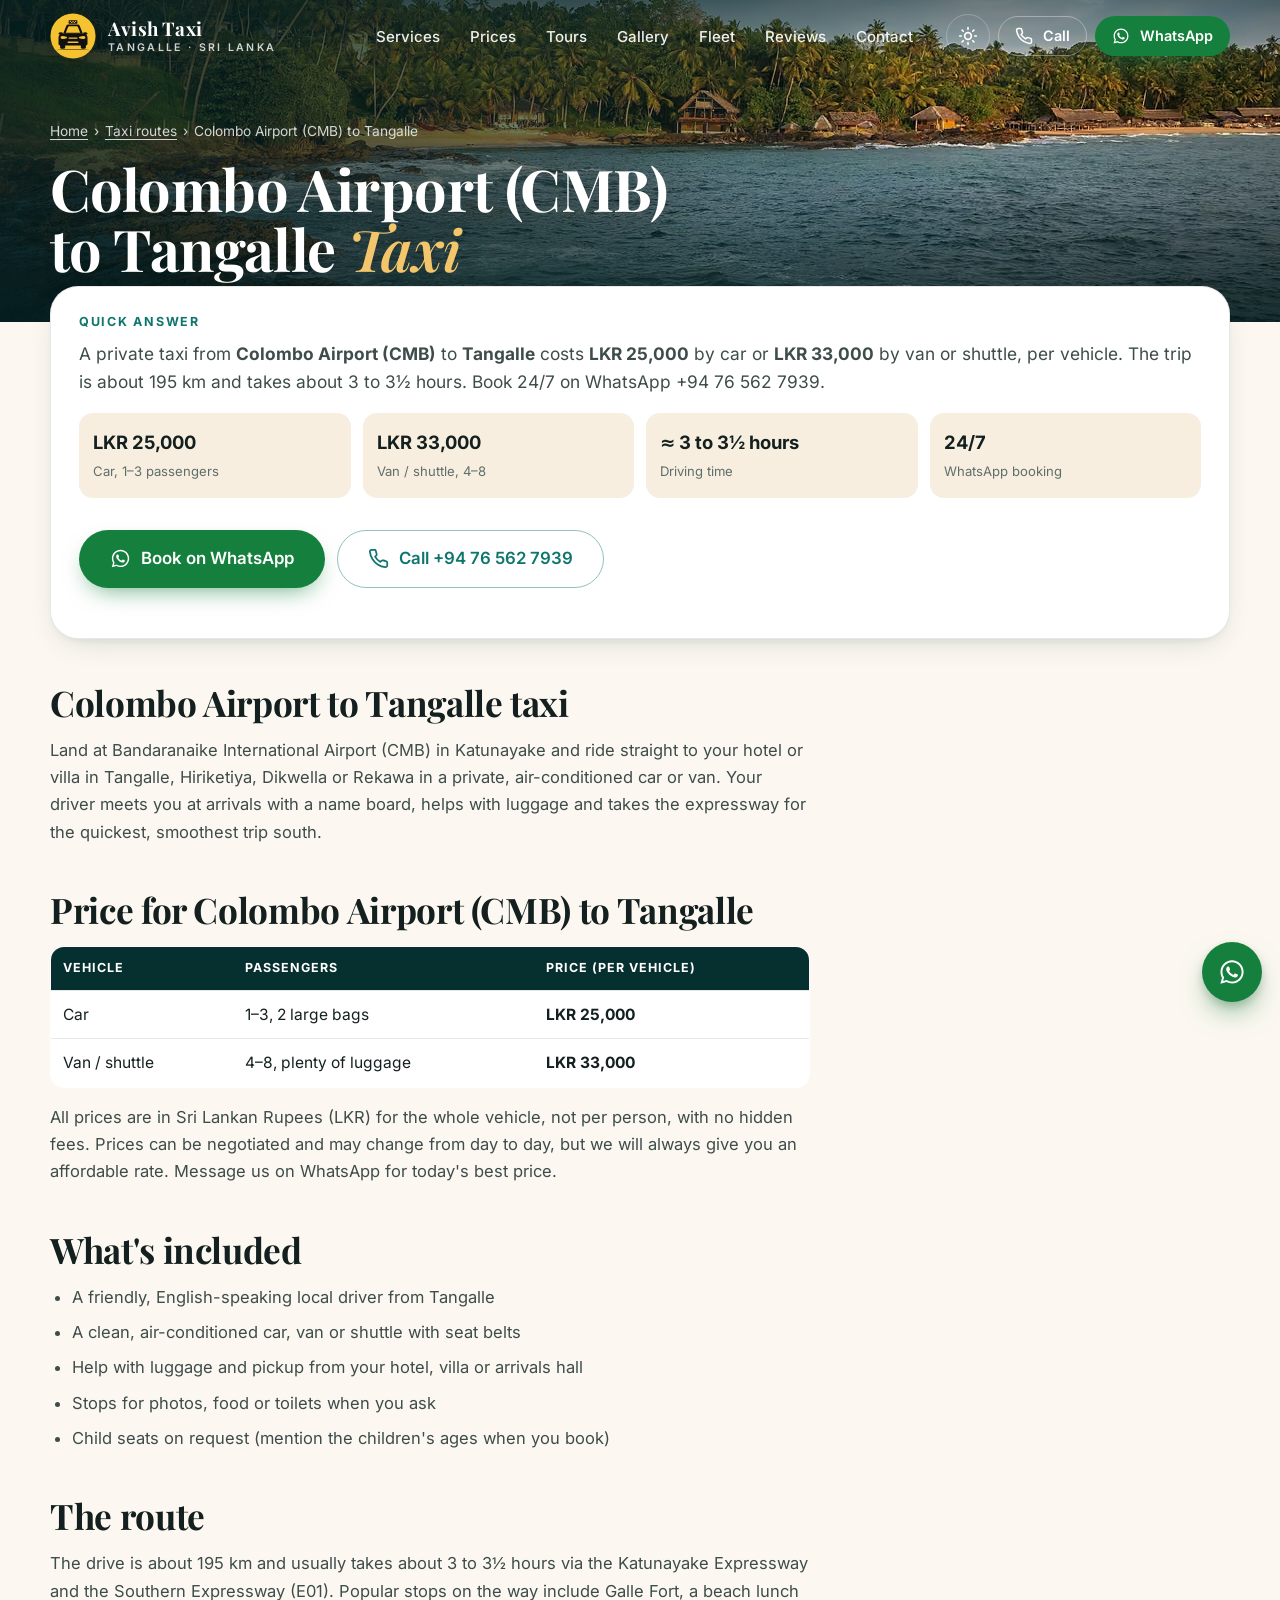
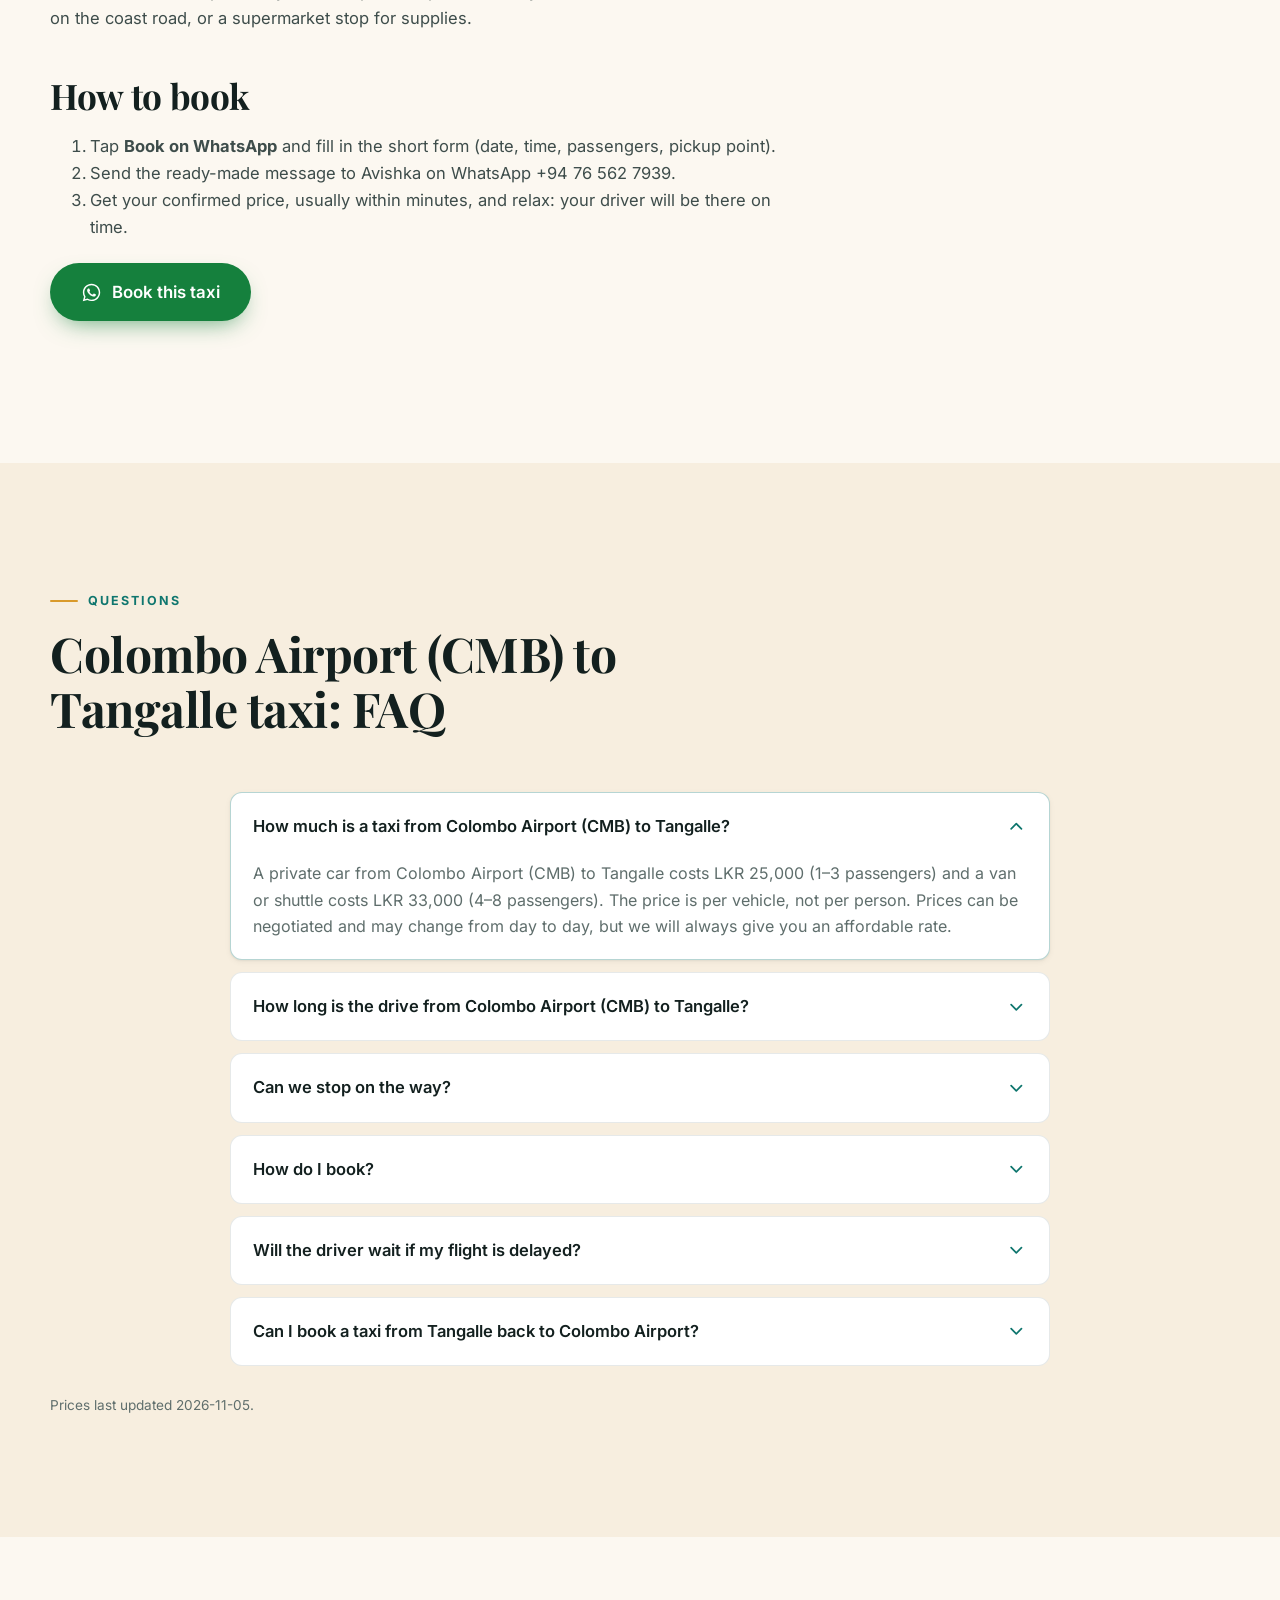
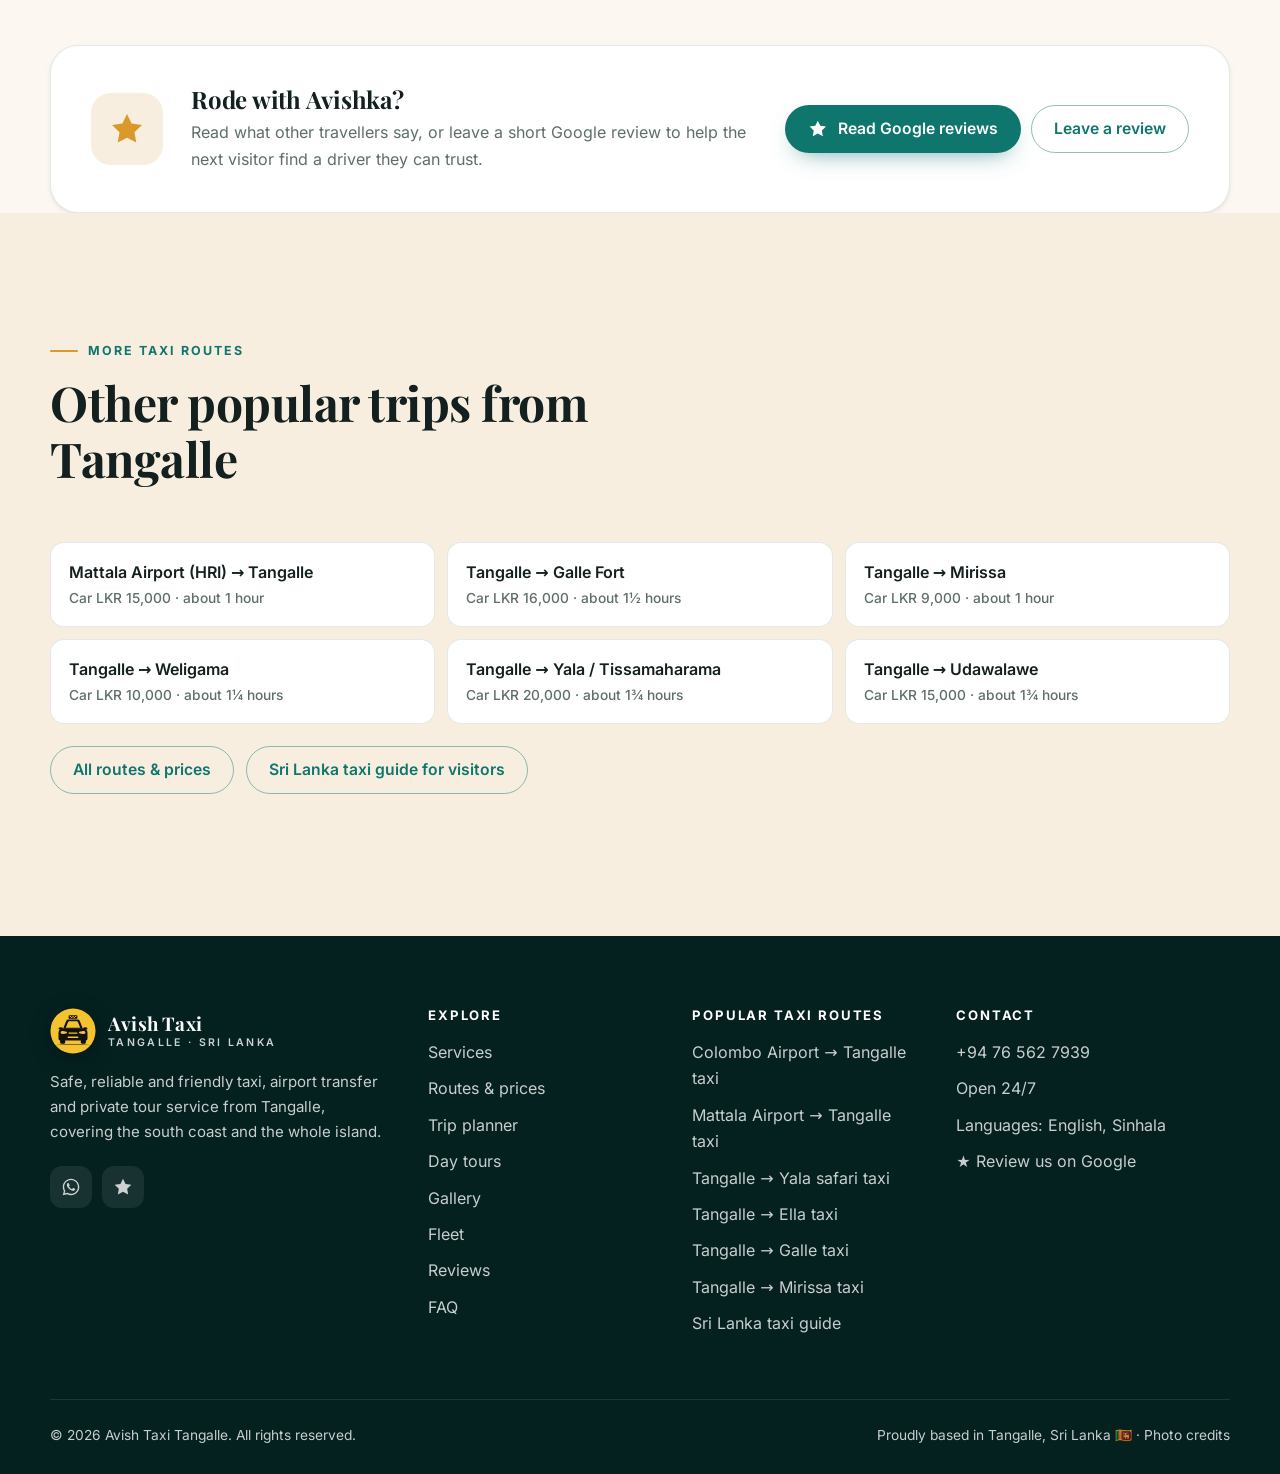
<file: colombo-airport-to-tangalle-taxi/index.html>
<!DOCTYPE html>
<html lang="en" data-theme="light">
<head>
<meta charset="utf-8">
<meta name="viewport" content="width=device-width, initial-scale=1, viewport-fit=cover">
<title>Colombo Airport (CMB) to Tangalle Taxi | Car LKR 25,000 · Avish Taxi</title>
<meta name="description" content="Private taxi from Colombo Airport (CMB) to Tangalle, Sri Lanka: car LKR 25,000, van or shuttle LKR 33,000, about 3 to 3½ hours. English-speaking local driver, clean AC vehicle, 24/7 WhatsApp booking.">
<meta name="robots" content="index, follow, max-image-preview:large, max-snippet:-1">
<meta name="theme-color" content="#0F766E">
<meta name="geo.region" content="LK-31">
<meta name="geo.placename" content="Tangalle">
<link rel="canonical" href="https://avishtaxi.github.io/colombo-airport-to-tangalle-taxi/">
<link rel="alternate" hreflang="en" href="https://avishtaxi.github.io/colombo-airport-to-tangalle-taxi/">
<meta property="og:type" content="website">
<meta property="og:site_name" content="Avish Taxi Tangalle">
<meta property="og:title" content="Colombo Airport (CMB) to Tangalle Taxi | Car LKR 25,000 · Avish Taxi">
<meta property="og:description" content="Private taxi from Colombo Airport (CMB) to Tangalle, Sri Lanka: car LKR 25,000, van or shuttle LKR 33,000, about 3 to 3½ hours. English-speaking local driver, clean AC vehicle, 24/7 WhatsApp booking.">
<meta property="og:url" content="https://avishtaxi.github.io/colombo-airport-to-tangalle-taxi/">
<meta property="og:image" content="https://avishtaxi.github.io/images/og-image.jpg">
<meta property="og:image:width" content="1200">
<meta property="og:image:height" content="630">
<meta property="og:locale" content="en_GB">
<meta name="twitter:card" content="summary_large_image">
<link rel="icon" href="/favicon.svg" type="image/svg+xml">
<link rel="icon" href="/favicon-32.png" sizes="32x32" type="image/png">
<link rel="apple-touch-icon" href="/apple-touch-icon.png">
<link rel="manifest" href="/site.webmanifest">
<link rel="preload" href="/fonts/inter.woff2" as="font" type="font/woff2" crossorigin>
<link rel="preload" href="/fonts/playfair.woff2" as="font" type="font/woff2" crossorigin>
<script>(function(){try{var t=localStorage.getItem("avish-theme")||(matchMedia("(prefers-color-scheme: dark)").matches?"dark":"light");document.documentElement.setAttribute("data-theme",t);}catch(e){}})();</script>
<link rel="stylesheet" href="/assets/site.css">
<script type="application/ld+json">
{
 "@context": "https://schema.org",
 "@graph": [
  {
   "@type": [
    "Service",
    "TaxiService"
   ],
   "@id": "https://avishtaxi.github.io/colombo-airport-to-tangalle-taxi/#service",
   "name": "Colombo Airport (CMB) to Tangalle taxi",
   "serviceType": "Private taxi transfer",
   "provider": {
    "@id": "https://avishtaxi.github.io/#business"
   },
   "url": "https://avishtaxi.github.io/colombo-airport-to-tangalle-taxi/",
   "description": "Land at Bandaranaike International Airport (CMB) in Katunayake and ride straight to your hotel or villa in Tangalle, Hiriketiya, Dikwella or Rekawa in a private, air-conditioned car or van. Your driver meets you at arrivals with a name board, helps with luggage and takes the expressway for the quickest, smoothest trip south.",
   "areaServed": [
    {
     "@type": "Place",
     "name": "Colombo Airport (CMB)"
    },
    {
     "@type": "Place",
     "name": "Tangalle"
    }
   ],
   "availableLanguage": [
    "English",
    "Sinhala"
   ],
   "offers": [
    {
     "@type": "Offer",
     "name": "Colombo Airport (CMB) to Tangalle by car (1–3 passengers)",
     "price": 25000,
     "priceCurrency": "LKR",
     "availability": "https://schema.org/InStock"
    },
    {
     "@type": "Offer",
     "name": "Colombo Airport (CMB) to Tangalle by van or shuttle (4–8 passengers)",
     "price": 33000,
     "priceCurrency": "LKR",
     "availability": "https://schema.org/InStock"
    }
   ]
  },
  {
   "@type": "WebPage",
   "@id": "https://avishtaxi.github.io/colombo-airport-to-tangalle-taxi/#webpage",
   "url": "https://avishtaxi.github.io/colombo-airport-to-tangalle-taxi/",
   "name": "Colombo Airport (CMB) to Tangalle Taxi | Car LKR 25,000 · Avish Taxi",
   "description": "Private taxi from Colombo Airport (CMB) to Tangalle, Sri Lanka: car LKR 25,000, van or shuttle LKR 33,000, about 3 to 3½ hours. English-speaking local driver, clean AC vehicle, 24/7 WhatsApp booking.",
   "isPartOf": {
    "@id": "https://avishtaxi.github.io/#website"
   },
   "about": {
    "@id": "https://avishtaxi.github.io/colombo-airport-to-tangalle-taxi/#service"
   },
   "inLanguage": "en",
   "dateModified": "2026-11-05",
   "primaryImageOfPage": {
    "@type": "ImageObject",
    "url": "https://avishtaxi.github.io/images/hero-1920.jpg"
   }
  },
  {
   "@type": "BreadcrumbList",
   "itemListElement": [
    {
     "@type": "ListItem",
     "position": 1,
     "name": "Home",
     "item": "https://avishtaxi.github.io/"
    },
    {
     "@type": "ListItem",
     "position": 2,
     "name": "Taxi routes",
     "item": "https://avishtaxi.github.io/#pricing"
    },
    {
     "@type": "ListItem",
     "position": 3,
     "name": "Colombo Airport (CMB) to Tangalle",
     "item": "https://avishtaxi.github.io/colombo-airport-to-tangalle-taxi/"
    }
   ]
  },
  {
   "@type": "FAQPage",
   "mainEntity": [
    {
     "@type": "Question",
     "name": "How much is a taxi from Colombo Airport (CMB) to Tangalle?",
     "acceptedAnswer": {
      "@type": "Answer",
      "text": "A private car from Colombo Airport (CMB) to Tangalle costs LKR 25,000 (1–3 passengers) and a van or shuttle costs LKR 33,000 (4–8 passengers). The price is per vehicle, not per person. Prices can be negotiated and may change from day to day, but we will always give you an affordable rate."
     }
    },
    {
     "@type": "Question",
     "name": "How long is the drive from Colombo Airport (CMB) to Tangalle?",
     "acceptedAnswer": {
      "@type": "Answer",
      "text": "It is about 195 km and usually takes about 3 to 3½ hours via the Katunayake Expressway and the Southern Expressway (E01), depending on traffic and stops."
     }
    },
    {
     "@type": "Question",
     "name": "Can we stop on the way?",
     "acceptedAnswer": {
      "@type": "Answer",
      "text": "Yes. Popular stops include Galle Fort, a beach lunch on the coast road, or a supermarket stop for supplies. Tell us when you book and we will plan the time."
     }
    },
    {
     "@type": "Question",
     "name": "How do I book?",
     "acceptedAnswer": {
      "@type": "Answer",
      "text": "Tap Book on WhatsApp, fill in the short form and send the message to Avishka on +94 76 562 7939. You get a confirmed price, usually within minutes. Booking is available 24/7."
     }
    },
    {
     "@type": "Question",
     "name": "Will the driver wait if my flight is delayed?",
     "acceptedAnswer": {
      "@type": "Answer",
      "text": "Yes. Share your flight number when you book and the pickup time is adjusted to your actual landing time, so you are met at arrivals even if the flight is late."
     }
    },
    {
     "@type": "Question",
     "name": "Can I book a taxi from Tangalle back to Colombo Airport?",
     "acceptedAnswer": {
      "@type": "Answer",
      "text": "Yes. The same price applies in the other direction. Tell us your flight time and we will plan the pickup so you reach the airport with plenty of time to check in."
     }
    }
   ]
  }
 ]
}
</script>
</head>
<body class="no-js">
<a class="skip" href="#main">Skip to content</a>
<!-- ============ Icon sprite (inline SVG, no external requests) ============ -->
<svg width="0" height="0" style="position:absolute" aria-hidden="true">
  <defs>
    <symbol id="logo" viewBox="0 0 100 100"><circle cx="50" cy="50" r="49" fill="#F5C330"/> <rect x="40.5" y="15.5" width="19" height="8" rx="2" fill="#111"/> <g fill="#F5C330"> <rect x="43" y="17.5" width="2.8" height="2"/><rect x="48.6" y="17.5" width="2.8" height="2"/><rect x="54.2" y="17.5" width="2.8" height="2"/> <rect x="45.8" y="19.5" width="2.8" height="2"/><rect x="51.4" y="19.5" width="2.8" height="2"/> </g> <path d="M28.5 45 L35.5 27.6 Q36.6 25 39.6 25 L60.4 25 Q63.4 25 64.5 27.6 L71.5 45 Z" fill="#111"/> <path d="M34.3 43 L39.4 30.4 Q40 29 41.6 29 L58.4 29 Q60 29 60.6 30.4 L65.7 43 Z" fill="#F5C330"/> <path d="M27 42.5 Q20.5 41 18.5 44.5 Q18 46.8 21 47 L28.5 47 Z" fill="#111"/> <path d="M73 42.5 Q79.5 41 81.5 44.5 Q82 46.8 79 47 L71.5 47 Z" fill="#111"/> <path d="M18.5 54 Q18.5 45.5 27 44.5 L73 44.5 Q81.5 45.5 81.5 54 L81.5 67 Q81.5 70.5 78 70.5 L22 70.5 Q18.5 70.5 18.5 67 Z" fill="#111"/> <path d="M23 52.5 Q24 50 28 50.2 L36 51.5 Q38 52.5 36.5 55 Q30 57 25 56.2 Q22.5 55.5 23 52.5 Z" fill="#F5C330"/> <path d="M77 52.5 Q76 50 72 50.2 L64 51.5 Q62 52.5 63.5 55 Q70 57 75 56.2 Q77.5 55.5 77 52.5 Z" fill="#F5C330"/> <rect x="40" y="53" width="20" height="3" rx="1.5" fill="#F5C330"/> <rect x="38" y="62" width="24" height="3.2" rx="1.6" fill="#F5C330"/> <rect x="22" y="68" width="11" height="9.5" rx="2.5" fill="#111"/> <rect x="67" y="68" width="11" height="9.5" rx="2.5" fill="#111"/> <path d="M10 81 Q50 75 90 81 Q50 78.2 10 81 Z" fill="#111"/></symbol>
    <symbol id="i-wa" viewBox="0 0 24 24"><path fill="currentColor" stroke="none" d="M12.04 2C6.58 2 2.13 6.45 2.13 11.91c0 1.75.46 3.45 1.32 4.95L2.05 22l5.25-1.38a9.9 9.9 0 0 0 4.74 1.21c5.46 0 9.91-4.45 9.91-9.91C21.95 6.45 17.5 2 12.04 2Zm0 18.15c-1.48 0-2.93-.4-4.2-1.15l-.3-.18-3.12.82.83-3.04-.2-.31a8.24 8.24 0 0 1-1.26-4.38c0-4.54 3.7-8.24 8.25-8.24 4.54 0 8.24 3.7 8.24 8.24 0 4.55-3.7 8.24-8.24 8.24Zm4.52-6.16c-.25-.12-1.46-.72-1.69-.81-.23-.08-.39-.12-.56.12-.17.25-.64.81-.78.97-.14.17-.29.19-.54.06-.25-.12-1.05-.39-1.99-1.23-.74-.66-1.23-1.47-1.38-1.72-.14-.25-.02-.38.11-.51.11-.11.25-.29.37-.43.13-.15.17-.25.25-.42.08-.17.04-.31-.02-.43-.06-.13-.56-1.34-.76-1.84-.2-.48-.41-.42-.56-.43h-.48c-.17 0-.43.06-.66.31-.22.25-.86.85-.86 2.07 0 1.22.89 2.4 1.01 2.56.12.17 1.75 2.67 4.23 3.74.59.26 1.05.41 1.41.52.59.19 1.13.16 1.56.1.48-.07 1.46-.6 1.67-1.18.21-.58.21-1.07.14-1.18-.06-.1-.23-.16-.48-.29Z"/></symbol>
    <symbol id="i-phone" viewBox="0 0 24 24"><path d="M22 16.92v3a2 2 0 0 1-2.18 2 19.79 19.79 0 0 1-8.63-3.07 19.5 19.5 0 0 1-6-6 19.79 19.79 0 0 1-3.07-8.67A2 2 0 0 1 4.11 2h3a2 2 0 0 1 2 1.72c.13.96.36 1.9.7 2.81a2 2 0 0 1-.45 2.11L8.09 9.91a16 16 0 0 0 6 6l1.27-1.27a2 2 0 0 1 2.11-.45c.91.34 1.85.57 2.81.7A2 2 0 0 1 22 16.92z"/></symbol>
    <symbol id="i-mail" viewBox="0 0 24 24"><rect x="2" y="4" width="20" height="16" rx="2"/><path d="m22 7-10 6L2 7"/></symbol>
    <symbol id="i-plane" viewBox="0 0 24 24"><path d="M17.8 19.2 16 11l3.5-3.5C21 6 21.5 4 21 3c-1-.5-3 0-4.5 1.5L13 8 4.8 6.2c-.5-.1-.9.1-1.1.5l-.3.5c-.2.5-.1 1 .3 1.3L9 12l-2 3H4l-1 1 3 2 2 3 1-1v-3l3-2 3.5 5.3c.3.4.8.5 1.3.3l.5-.2c.4-.3.6-.7.5-1.2z"/></symbol>
    <symbol id="i-car" viewBox="0 0 24 24"><path d="M19 17h2c.6 0 1-.4 1-1v-3c0-.9-.7-1.7-1.5-1.9C18.7 10.6 16 10 16 10s-1.3-1.4-2.2-2.3c-.5-.4-1.1-.7-1.8-.7H5c-.6 0-1.1.4-1.4.9l-1.4 2.9A3.7 3.7 0 0 0 2 12v4c0 .6.4 1 1 1h2"/><circle cx="7" cy="17" r="2"/><path d="M9 17h6"/><circle cx="17" cy="17" r="2"/></symbol>
    <symbol id="i-route" viewBox="0 0 24 24"><circle cx="6" cy="19" r="3"/><path d="M9 19h8.5a3.5 3.5 0 0 0 0-7h-11a3.5 3.5 0 0 1 0-7H15"/><circle cx="18" cy="5" r="3"/></symbol>
    <symbol id="i-binoc" viewBox="0 0 24 24"><circle cx="6" cy="16" r="4"/><circle cx="18" cy="16" r="4"/><path d="M10 16h4M2.6 14 5 5h3.5l1 8M21.4 14 19 5h-3.5l-1 8"/></symbol>
    <symbol id="i-map" viewBox="0 0 24 24"><path d="m3 6 6-3 6 3 6-3v15l-6 3-6-3-6 3z"/><path d="M9 3v15M15 6v15"/></symbol>
    <symbol id="i-home" viewBox="0 0 24 24"><path d="m3 9 9-7 9 7v11a2 2 0 0 1-2 2H5a2 2 0 0 1-2-2z"/><path d="M9 22V12h6v10"/></symbol>
    <symbol id="i-clock" viewBox="0 0 24 24"><circle cx="12" cy="12" r="10"/><path d="M12 6v6l4 2"/></symbol>
    <symbol id="i-shield" viewBox="0 0 24 24"><path d="M12 22s8-4 8-10V5l-8-3-8 3v7c0 6 8 10 8 10z"/><path d="m9 12 2 2 4-4"/></symbol>
    <symbol id="i-spark" viewBox="0 0 24 24"><path d="M12 3l1.9 5.8L20 10.5l-6.1 1.7L12 18l-1.9-5.8L4 10.5l6.1-1.7z"/><path d="M19 3v4M21 5h-4M5 17v4M7 19H3"/></symbol>
    <symbol id="i-tag" viewBox="0 0 24 24"><path d="M20.6 13.4 13.4 20.6a2 2 0 0 1-2.8 0L2 12V2h10l8.6 8.6a2 2 0 0 1 0 2.8z"/><circle cx="7" cy="7" r="1.5"/></symbol>
    <symbol id="i-heart" viewBox="0 0 24 24"><path d="M19 14c1.5-1.5 3-3.2 3-5.5A5.5 5.5 0 0 0 16.5 3c-1.8 0-3 .5-4.5 2-1.5-1.5-2.7-2-4.5-2A5.5 5.5 0 0 0 2 8.5c0 2.3 1.5 4 3 5.5l7 7z"/></symbol>
    <symbol id="i-pin" viewBox="0 0 24 24"><path d="M20 10c0 6-8 12-8 12s-8-6-8-12a8 8 0 0 1 16 0z"/><circle cx="12" cy="10" r="3"/></symbol>
    <symbol id="i-star" viewBox="0 0 24 24"><path fill="currentColor" stroke="none" d="m12 2 3.09 6.26L22 9.27l-5 4.87 1.18 6.88L12 17.77l-6.18 3.25L7 14.14 2 9.27l6.91-1.01z"/></symbol>
    <symbol id="i-users" viewBox="0 0 24 24"><path d="M16 21v-2a4 4 0 0 0-4-4H6a4 4 0 0 0-4 4v2"/><circle cx="9" cy="7" r="4"/><path d="M22 21v-2a4 4 0 0 0-3-3.87M16 3.13a4 4 0 0 1 0 7.75"/></symbol>
    <symbol id="i-bag" viewBox="0 0 24 24"><rect x="3" y="7" width="18" height="14" rx="2"/><path d="M16 21V5a2 2 0 0 0-2-2h-4a2 2 0 0 0-2 2v16"/></symbol>
    <symbol id="i-snow" viewBox="0 0 24 24"><path d="M2 12h20M12 2v20M20 16l-4-4 4-4M4 8l4 4-4 4M16 4l-4 4-4-4M8 20l4-4 4 4"/></symbol>
    <symbol id="i-check" viewBox="0 0 24 24"><path d="M20 6 9 17l-5-5"/></symbol>
    <symbol id="i-menu" viewBox="0 0 24 24"><path d="M4 6h16M4 12h16M4 18h16"/></symbol>
    <symbol id="i-x" viewBox="0 0 24 24"><path d="M18 6 6 18M6 6l12 12"/></symbol>
    <symbol id="i-sun" viewBox="0 0 24 24"><circle cx="12" cy="12" r="4"/><path d="M12 2v2M12 20v2M4.93 4.93l1.41 1.41M17.66 17.66l1.41 1.41M2 12h2M20 12h2M6.34 17.66l-1.41 1.41M19.07 4.93l-1.41 1.41"/></symbol>
    <symbol id="i-moon" viewBox="0 0 24 24"><path d="M12 3a6 6 0 0 0 9 9 9 9 0 1 1-9-9z"/></symbol>
    <symbol id="i-arrow" viewBox="0 0 24 24"><path d="M5 12h14M12 5l7 7-7 7"/></symbol>
    <symbol id="i-globe" viewBox="0 0 24 24"><circle cx="12" cy="12" r="10"/><path d="M2 12h20M12 2a15.3 15.3 0 0 1 4 10 15.3 15.3 0 0 1-4 10 15.3 15.3 0 0 1-4-10 15.3 15.3 0 0 1 4-10z"/></symbol>
    <symbol id="i-waves" viewBox="0 0 24 24"><path d="M2 6c.6.5 1.2 1 2.5 1C7 7 7 5 9.5 5c2.6 0 2.4 2 5 2 2.5 0 2.5-2 5-2 1.3 0 1.9.5 2.5 1M2 12c.6.5 1.2 1 2.5 1 2.5 0 2.5-2 5-2 2.6 0 2.4 2 5 2 2.5 0 2.5-2 5-2 1.3 0 1.9.5 2.5 1M2 18c.6.5 1.2 1 2.5 1 2.5 0 2.5-2 5-2 2.6 0 2.4 2 5 2 2.5 0 2.5-2 5-2 1.3 0 1.9.5 2.5 1"/></symbol>
    <symbol id="i-fort" viewBox="0 0 24 24"><path d="M3 22h18M6 18v-7M10 18v-7M14 18v-7M18 18v-7M12 2l8 5H4z"/></symbol>
    <symbol id="i-mountain" viewBox="0 0 24 24"><path d="m8 3 4 8 5-5 5 15H2L8 3z"/></symbol>
    <symbol id="i-calendar" viewBox="0 0 24 24"><rect x="3" y="4" width="18" height="18" rx="2"/><path d="M16 2v4M8 2v4M3 10h18"/></symbol>
    <symbol id="i-chev" viewBox="0 0 24 24"><path d="m6 9 6 6 6-6"/></symbol>
    <symbol id="i-fb" viewBox="0 0 24 24"><path d="M18 2h-3a5 5 0 0 0-5 5v3H7v4h3v8h4v-8h3l1-4h-4V7a1 1 0 0 1 1-1h3z"/></symbol>
    <symbol id="i-ig" viewBox="0 0 24 24"><rect x="2" y="2" width="20" height="20" rx="5"/><path d="M16 11.37A4 4 0 1 1 12.63 8 4 4 0 0 1 16 11.37zM17.5 6.5h.01"/></symbol>
    <symbol id="i-quote" viewBox="0 0 24 24"><path fill="currentColor" stroke="none" d="M7.2 6C4.3 7.3 2.5 9.8 2.5 13.2V18h6.3v-6.1H5.6c.1-1.9 1.2-3.3 3-4.1zm10 0c-2.9 1.3-4.7 3.8-4.7 7.2V18h6.3v-6.1h-3.2c.1-1.9 1.2-3.3 3-4.1z"/></symbol>
    <symbol id="i-send" viewBox="0 0 24 24"><path d="m22 2-7 20-4-9-9-4z"/><path d="M22 2 11 13"/></symbol>
    <symbol id="i-palm" viewBox="0 0 24 24"><path d="M13 8c0-2.76-2.46-5-5.5-5S2 5.24 2 8h2l1-1 1 1h4"/><path d="M13 7.14A5.82 5.82 0 0 1 16.5 6c3.04 0 5.5 2.24 5.5 5h-3l-1-1-1 1h-3"/><path d="M5.89 9.71c-2.15 2.15-2.3 5.47-.35 7.43l4.24-4.25.7-.7.71-.71 2.12-2.12c-1.95-1.96-5.27-1.8-7.42.35z"/><path d="M11 15.5c.5 2.5-.17 4.5-1 6.5h4c2-5.5-.5-12-1-14"/></symbol>
  </defs>
</svg>

<header class="nav" id="nav">
  <div class="wrap">
    <a class="brand" href="/">
      <span class="brand-mark" aria-hidden="true"><svg viewBox="0 0 100 100"><use href="#logo"/></svg>
      </span>
      <span class="brand-text"><b>Avish Taxi</b><small>Tangalle · Sri Lanka</small></span>
    </a>

    <nav aria-label="Main">
      <ul class="nav-links">
        <li><a href="/#services">Services</a></li>
        <li><a href="/#pricing">Prices</a></li>
        <li><a href="/#tours">Tours</a></li>
        <li><a href="/#gallery">Gallery</a></li>
        <li><a href="/#fleet">Fleet</a></li>
        <li><a href="/#reviews">Reviews</a></li>
        <li><a href="/#contact">Contact</a></li>
      </ul>
    </nav>

    <div class="nav-actions">
      <button class="icon-btn theme-toggle" type="button" aria-label="Switch between light and dark mode">
        <svg class="icon sun"><use href="#i-sun"/></svg><svg class="icon moon"><use href="#i-moon"/></svg>
      </button>
      <a class="btn btn-sm nav-call" href="tel:+94765627939" data-tel aria-label="Call Avishka">
        <svg class="icon"><use href="#i-phone"/></svg><span class="label">Call</span>
      </a>
      <a class="btn btn-sm btn-wa" href="https://wa.me/94765627939" data-wa="Hi Avishka, I'd like to book a taxi from [location] to [destination] on [date]." data-book="taxi" target="_blank" rel="noopener" aria-label="Book on WhatsApp">
        <svg class="icon"><use href="#i-wa"/></svg><span class="label">WhatsApp</span>
      </a>
      <button class="icon-btn menu-btn" type="button" aria-label="Open menu" aria-expanded="false" aria-controls="mobile-menu">
        <svg class="icon"><use href="#i-menu"/></svg>
      </button>
    </div>
  </div>
</header>

<div class="mobile-menu" id="mobile-menu" hidden>
  <a class="link" href="/">Home <svg class="icon"><use href="#i-arrow"/></svg></a>
  <a class="link" href="/#services">Services <svg class="icon"><use href="#i-arrow"/></svg></a>
  <a class="link" href="/#pricing">Routes &amp; Prices <svg class="icon"><use href="#i-arrow"/></svg></a>
  <a class="link" href="/#planner">Trip planner <svg class="icon"><use href="#i-arrow"/></svg></a>
  <a class="link" href="/#tours">Tours <svg class="icon"><use href="#i-arrow"/></svg></a>
  <a class="link" href="/#gallery">Gallery <svg class="icon"><use href="#i-arrow"/></svg></a>
  <a class="link" href="/#fleet">Fleet <svg class="icon"><use href="#i-arrow"/></svg></a>
  <a class="link" href="/#reviews">Reviews <svg class="icon"><use href="#i-arrow"/></svg></a>
  <a class="link" href="/#contact">Contact <svg class="icon"><use href="#i-arrow"/></svg></a>
  <a class="link" href="/sri-lanka-taxi-guide/">Sri Lanka taxi guide <svg class="icon"><use href="#i-arrow"/></svg></a>
  <div class="row">
    <a class="btn btn-outline" href="tel:+94765627939" data-tel><svg class="icon"><use href="#i-phone"/></svg>Call</a>
    <a class="btn btn-wa" href="https://wa.me/94765627939" data-wa="Hi Avishka, I'd like to book a taxi from [location] to [destination] on [date]." data-book="taxi" target="_blank" rel="noopener"><svg class="icon"><use href="#i-wa"/></svg>WhatsApp</a>
  </div>
</div>

<main id="main">
<section class="hero sub" aria-labelledby="page-title">
  <div class="hero-media"><picture><source type="image/avif" srcset="/images/hero-1280.avif 1280w, /images/hero-1920.avif 1920w" sizes="100vw"><source type="image/webp" srcset="/images/hero-1280.webp 1280w, /images/hero-1920.webp 1920w" sizes="100vw"><img src="/images/hero-1920.jpg" alt="Goyambokka beach in Tangalle, the end of the drive from Colombo Airport" width="1600" height="1000" fetchpriority="high" decoding="async"></picture></div>
  <div class="wrap">
    <div class="hero-content">
      <nav class="crumbs" aria-label="Breadcrumb"><a href="/">Home</a> <span aria-hidden="true">›</span> <a href="/#pricing">Taxi routes</a> <span aria-hidden="true">›</span> <span aria-current="page">Colombo Airport (CMB) to Tangalle</span></nav>
      <h1 id="page-title">Colombo Airport (CMB) to Tangalle <em>Taxi</em></h1>
    </div>
  </div>
</section>
<section class="section" style="padding-top:0">
  <div class="wrap">
    <div class="answer">
      <h2>Quick answer</h2>
      <p>A private taxi from <strong>Colombo Airport (CMB)</strong> to <strong>Tangalle</strong> costs <strong>LKR 25,000</strong> by car or <strong>LKR 33,000</strong> by van or shuttle, per vehicle. The trip is about 195 km and takes about 3 to 3½ hours. Book 24/7 on WhatsApp +94 76 562 7939.</p>
      <div class="facts-row">
        <div><b>LKR 25,000</b><span>Car, 1–3 passengers</span></div>
        <div><b>LKR 33,000</b><span>Van / shuttle, 4–8</span></div>
        <div><b>≈ 3 to 3½ hours</b><span>Driving time</span></div>
        <div><b>24/7</b><span>WhatsApp booking</span></div>
      </div>
      <p class="cta-row"><a class="btn btn-wa btn-lg" href="https://wa.me/94765627939" data-wa="Hi Avishka, I&#x27;d like to book a taxi from Colombo Airport (CMB) to Tangalle on [date]." data-book="route" data-from="Colombo Airport (CMB)" data-to="Tangalle" target="_blank" rel="noopener"><svg class="icon"><use href="#i-wa"/></svg>Book on WhatsApp</a><a class="btn btn-outline btn-lg" href="tel:+94765627939" data-tel><svg class="icon"><use href="#i-phone"/></svg>Call +94 76 562 7939</a></p>
    </div>

    <div class="prose">
      <h2>Colombo Airport to Tangalle taxi</h2>
      <p>Land at Bandaranaike International Airport (CMB) in Katunayake and ride straight to your hotel or villa in Tangalle, Hiriketiya, Dikwella or Rekawa in a private, air-conditioned car or van. Your driver meets you at arrivals with a name board, helps with luggage and takes the expressway for the quickest, smoothest trip south.</p>

      <h2>Price for Colombo Airport (CMB) to Tangalle</h2>
      <div class="pt-wrap"><table class="pt">
        <thead><tr><th scope="col">Vehicle</th><th scope="col">Passengers</th><th scope="col">Price (per vehicle)</th></tr></thead>
        <tbody>
          <tr><td>Car</td><td>1–3, 2 large bags</td><td><strong>LKR 25,000</strong></td></tr>
          <tr><td>Van / shuttle</td><td>4–8, plenty of luggage</td><td><strong>LKR 33,000</strong></td></tr>
        </tbody>
      </table></div>
      <p>All prices are in Sri Lankan Rupees (LKR) for the whole vehicle, not per person, with no hidden fees. Prices can be negotiated and may change from day to day, but we will always give you an affordable rate. Message us on WhatsApp for today&#39;s best price.</p>

      <h2>What&#39;s included</h2>
      <ul class="dots">
        <li>A friendly, English-speaking local driver from Tangalle</li>
        <li>A clean, air-conditioned car, van or shuttle with seat belts</li>
        <li>Help with luggage and pickup from your hotel, villa or arrivals hall</li>
        <li>Stops for photos, food or toilets when you ask</li>
        <li>Child seats on request (mention the children&#39;s ages when you book)</li>
      </ul>

      <h2>The route</h2>
      <p>The drive is about 195 km and usually takes about 3 to 3½ hours via the Katunayake Expressway and the Southern Expressway (E01). Popular stops on the way include Galle Fort, a beach lunch on the coast road, or a supermarket stop for supplies.</p>

      <h2>How to book</h2>
      <ol class="dots" style="list-style:decimal">
        <li>Tap <strong>Book on WhatsApp</strong> and fill in the short form (date, time, passengers, pickup point).</li>
        <li>Send the ready-made message to Avishka on WhatsApp +94 76 562 7939.</li>
        <li>Get your confirmed price, usually within minutes, and relax: your driver will be there on time.</li>
      </ol>
      <p class="cta-row"><a class="btn btn-wa btn-lg" href="https://wa.me/94765627939" data-wa="Hi Avishka, I&#x27;d like to book a taxi from Colombo Airport (CMB) to Tangalle on [date]." data-book="route" data-from="Colombo Airport (CMB)" data-to="Tangalle" target="_blank" rel="noopener"><svg class="icon"><use href="#i-wa"/></svg>Book this taxi</a></p>
    </div>
  </div>
</section>

<section class="section alt" aria-labelledby="faq-title">
  <div class="wrap">
    <div class="section-head"><span class="eyebrow">Questions</span><h2 id="faq-title">Colombo Airport (CMB) to Tangalle taxi: FAQ</h2></div>
    <div class="faq">
      <details open>
        <summary>How much is a taxi from Colombo Airport (CMB) to Tangalle?<svg class="icon"><use href="#i-chev"/></svg></summary>
        <p>A private car from Colombo Airport (CMB) to Tangalle costs LKR 25,000 (1–3 passengers) and a van or shuttle costs LKR 33,000 (4–8 passengers). The price is per vehicle, not per person. Prices can be negotiated and may change from day to day, but we will always give you an affordable rate.</p>
      </details>
      <details>
        <summary>How long is the drive from Colombo Airport (CMB) to Tangalle?<svg class="icon"><use href="#i-chev"/></svg></summary>
        <p>It is about 195 km and usually takes about 3 to 3½ hours via the Katunayake Expressway and the Southern Expressway (E01), depending on traffic and stops.</p>
      </details>
      <details>
        <summary>Can we stop on the way?<svg class="icon"><use href="#i-chev"/></svg></summary>
        <p>Yes. Popular stops include Galle Fort, a beach lunch on the coast road, or a supermarket stop for supplies. Tell us when you book and we will plan the time.</p>
      </details>
      <details>
        <summary>How do I book?<svg class="icon"><use href="#i-chev"/></svg></summary>
        <p>Tap Book on WhatsApp, fill in the short form and send the message to Avishka on +94 76 562 7939. You get a confirmed price, usually within minutes. Booking is available 24/7.</p>
      </details>
      <details>
        <summary>Will the driver wait if my flight is delayed?<svg class="icon"><use href="#i-chev"/></svg></summary>
        <p>Yes. Share your flight number when you book and the pickup time is adjusted to your actual landing time, so you are met at arrivals even if the flight is late.</p>
      </details>
      <details>
        <summary>Can I book a taxi from Tangalle back to Colombo Airport?<svg class="icon"><use href="#i-chev"/></svg></summary>
        <p>Yes. The same price applies in the other direction. Tell us your flight time and we will plan the pickup so you reach the airport with plenty of time to check in.</p>
      </details>
    </div>
    <p class="updated">Prices last updated 2026-11-05.</p>
  </div>
</section>

<section class="section" aria-labelledby="rev-title" style="padding-top:clamp(48px,7vw,80px);padding-bottom:0">
  <div class="wrap">
    <div class="review-cta">
      <span class="g" aria-hidden="true"><svg class="icon fill"><use href="#i-star"/></svg></span>
      <div>
        <h2 id="rev-title" style="font-family:var(--font-serif);font-size:1.5rem;margin-bottom:6px">Rode with Avishka?</h2>
        <p>Read what other travellers say, or leave a short Google review to help the next visitor find a driver they can trust.</p>
      </div>
      <div class="actions">
        <a class="btn btn-primary" href="https://g.page/r/CVZ3o3eDvxQkEBM" target="_blank" rel="noopener"><svg class="icon fill"><use href="#i-star"/></svg>Read Google reviews</a>
        <a class="btn btn-outline" href="https://g.page/r/CVZ3o3eDvxQkEBM/review" target="_blank" rel="noopener">Leave a review</a>
      </div>
    </div>
  </div>
</section>

<section class="section alt" aria-labelledby="more-title">
  <div class="wrap">
    <div class="section-head"><span class="eyebrow">More taxi routes</span><h2 id="more-title">Other popular trips from Tangalle</h2></div>
    <div class="related">
      <a href="/mattala-airport-to-tangalle-taxi/">Mattala Airport (HRI) → Tangalle<span>Car LKR 15,000 · about 1 hour</span></a>
      <a href="/tangalle-to-galle-taxi/">Tangalle → Galle Fort<span>Car LKR 16,000 · about 1½ hours</span></a>
      <a href="/tangalle-to-mirissa-taxi/">Tangalle → Mirissa<span>Car LKR 9,000 · about 1 hour</span></a>
      <a href="/tangalle-to-weligama-taxi/">Tangalle → Weligama<span>Car LKR 10,000 · about 1¼ hours</span></a>
      <a href="/tangalle-to-yala-taxi/">Tangalle → Yala / Tissamaharama<span>Car LKR 20,000 · about 1¾ hours</span></a>
      <a href="/tangalle-to-udawalawe-taxi/">Tangalle → Udawalawe<span>Car LKR 15,000 · about 1¾ hours</span></a>
    </div>
    <p class="cta-row"><a class="btn btn-outline" href="/#pricing">All routes &amp; prices</a><a class="btn btn-outline" href="/sri-lanka-taxi-guide/">Sri Lanka taxi guide for visitors</a></p>
  </div>
</section>

</main>

<footer class="footer">
  <div class="wrap">
    <div class="cols">
      <div>
        <a class="brand" href="/">
          <span class="brand-mark" aria-hidden="true"><svg viewBox="0 0 100 100"><use href="#logo"/></svg></span>
          <span class="brand-text"><b>Avish Taxi</b><small>Tangalle · Sri Lanka</small></span>
        </a>
        <p>Safe, reliable and friendly taxi, airport transfer and private tour service from Tangalle, covering the south coast and the whole island.</p>
        <div class="socials" id="socials">
          <a href="https://wa.me/94765627939" data-wa="Hi Avishka!" data-book="hello" target="_blank" rel="noopener" aria-label="WhatsApp"><svg class="icon"><use href="#i-wa"/></svg></a>
          <a href="https://g.page/r/CVZ3o3eDvxQkEBM/review" target="_blank" rel="noopener" aria-label="Review Avish Taxi on Google" title="Review us on Google"><svg class="icon fill"><use href="#i-star"/></svg></a>
          <a href="#" data-social="facebook" target="_blank" rel="noopener" aria-label="Facebook" hidden><svg class="icon"><use href="#i-fb"/></svg></a>
          <a href="#" data-social="instagram" target="_blank" rel="noopener" aria-label="Instagram" hidden><svg class="icon"><use href="#i-ig"/></svg></a>
          <a href="/#contact" data-mail hidden aria-label="Email"><svg class="icon"><use href="#i-mail"/></svg></a>
        </div>
      </div>
      <div>
        <h2 class="f-h">Explore</h2>
        <ul>
          <li><a href="/#services">Services</a></li>
          <li><a href="/#pricing">Routes &amp; prices</a></li>
          <li><a href="/#planner">Trip planner</a></li>
          <li><a href="/#tours">Day tours</a></li>
          <li><a href="/#gallery">Gallery</a></li>
        <li><a href="/#fleet">Fleet</a></li>
          <li><a href="/#reviews">Reviews</a></li>
          <li><a href="/#faq">FAQ</a></li>
        </ul>
      </div>
      <div>
        <h2 class="f-h">Popular taxi routes</h2>
        <ul>
          <li><a href="/colombo-airport-to-tangalle-taxi/">Colombo Airport → Tangalle taxi</a></li>
          <li><a href="/mattala-airport-to-tangalle-taxi/">Mattala Airport → Tangalle taxi</a></li>
          <li><a href="/tangalle-to-yala-taxi/">Tangalle → Yala safari taxi</a></li>
          <li><a href="/tangalle-to-ella-taxi/">Tangalle → Ella taxi</a></li>
          <li><a href="/tangalle-to-galle-taxi/">Tangalle → Galle taxi</a></li>
          <li><a href="/tangalle-to-mirissa-taxi/">Tangalle → Mirissa taxi</a></li>
          <li><a href="/sri-lanka-taxi-guide/">Sri Lanka taxi guide</a></li>
        </ul>
      </div>
      <div>
        <h2 class="f-h">Contact</h2>
        <ul>
          <li><a href="tel:+94765627939" data-tel data-phone-text>+94 76 562 7939</a></li>
          <li><a href="/#contact" data-mail hidden data-mail-text></a></li>
          <li>Open 24/7</li>
          <li>Languages: English, Sinhala</li>
          <li><a href="https://g.page/r/CVZ3o3eDvxQkEBM/review" target="_blank" rel="noopener">★ Review us on Google</a></li>
        </ul>
      </div>
    </div>
    <div class="bottom">
      <span>© <span id="year">2026</span> Avish Taxi Tangalle. All rights reserved.</span>
      <span>Proudly based in Tangalle, Sri Lanka 🇱🇰 · <a href="/credits.html">Photo credits</a></span>
    </div>
  </div>
</footer>

<dialog class="bk" id="bk" aria-labelledby="bk-title">
  <form class="bk-form" id="bk-form" novalidate>
    <header class="bk-head">
      <div>
        <p class="bk-kicker" id="bk-kicker">Booking request</p>
        <h2 id="bk-title">Book a taxi</h2>
      </div>
      <button class="bk-x" type="button" data-bk-close aria-label="Close"><svg class="icon"><use href="#i-x"/></svg></button>
    </header>
    <div class="bk-body">
      <p class="bk-intro" id="bk-intro">A few quick details and we'll write the WhatsApp message for you.</p>
      <div class="bk-fields" id="bk-fields"></div>
      <details class="bk-preview" open>
        <summary>Your WhatsApp message</summary>
        <pre id="bk-msg" aria-live="polite"></pre>
      </details>
    </div>
    <footer class="bk-foot">
      <p class="bk-err" id="bk-err" role="alert"></p>
      <button class="btn btn-wa btn-block btn-lg" type="submit"><svg class="icon"><use href="#i-wa"/></svg>Send on WhatsApp</button>
      <p class="bk-note">Opens WhatsApp with your message ready. Just press send.</p>
    </footer>
  </form>
</dialog>

<nav class="mbar" id="mbar" aria-label="Quick booking">
  <a class="btn btn-outline" href="tel:+94765627939" data-tel><svg class="icon"><use href="#i-phone"/></svg>Call</a>
  <a class="btn btn-wa" href="https://wa.me/94765627939" data-wa="Hi Avishka, I'd like to book a taxi from [location] to [destination] on [date]." data-book="taxi" target="_blank" rel="noopener"><svg class="icon"><use href="#i-wa"/></svg>Book on WhatsApp</a>
</nav>

<a class="fab" id="fab" href="https://wa.me/94765627939" data-wa="Hi Avishka, I'd like to book a taxi from [location] to [destination] on [date]." data-book="taxi" target="_blank" rel="noopener" aria-label="Book on WhatsApp">
  <svg class="icon"><use href="#i-wa"/></svg><span class="label">Book on WhatsApp</span>
</a>

<script src="/assets/site.js" defer></script>
</body>
</html>
</file>
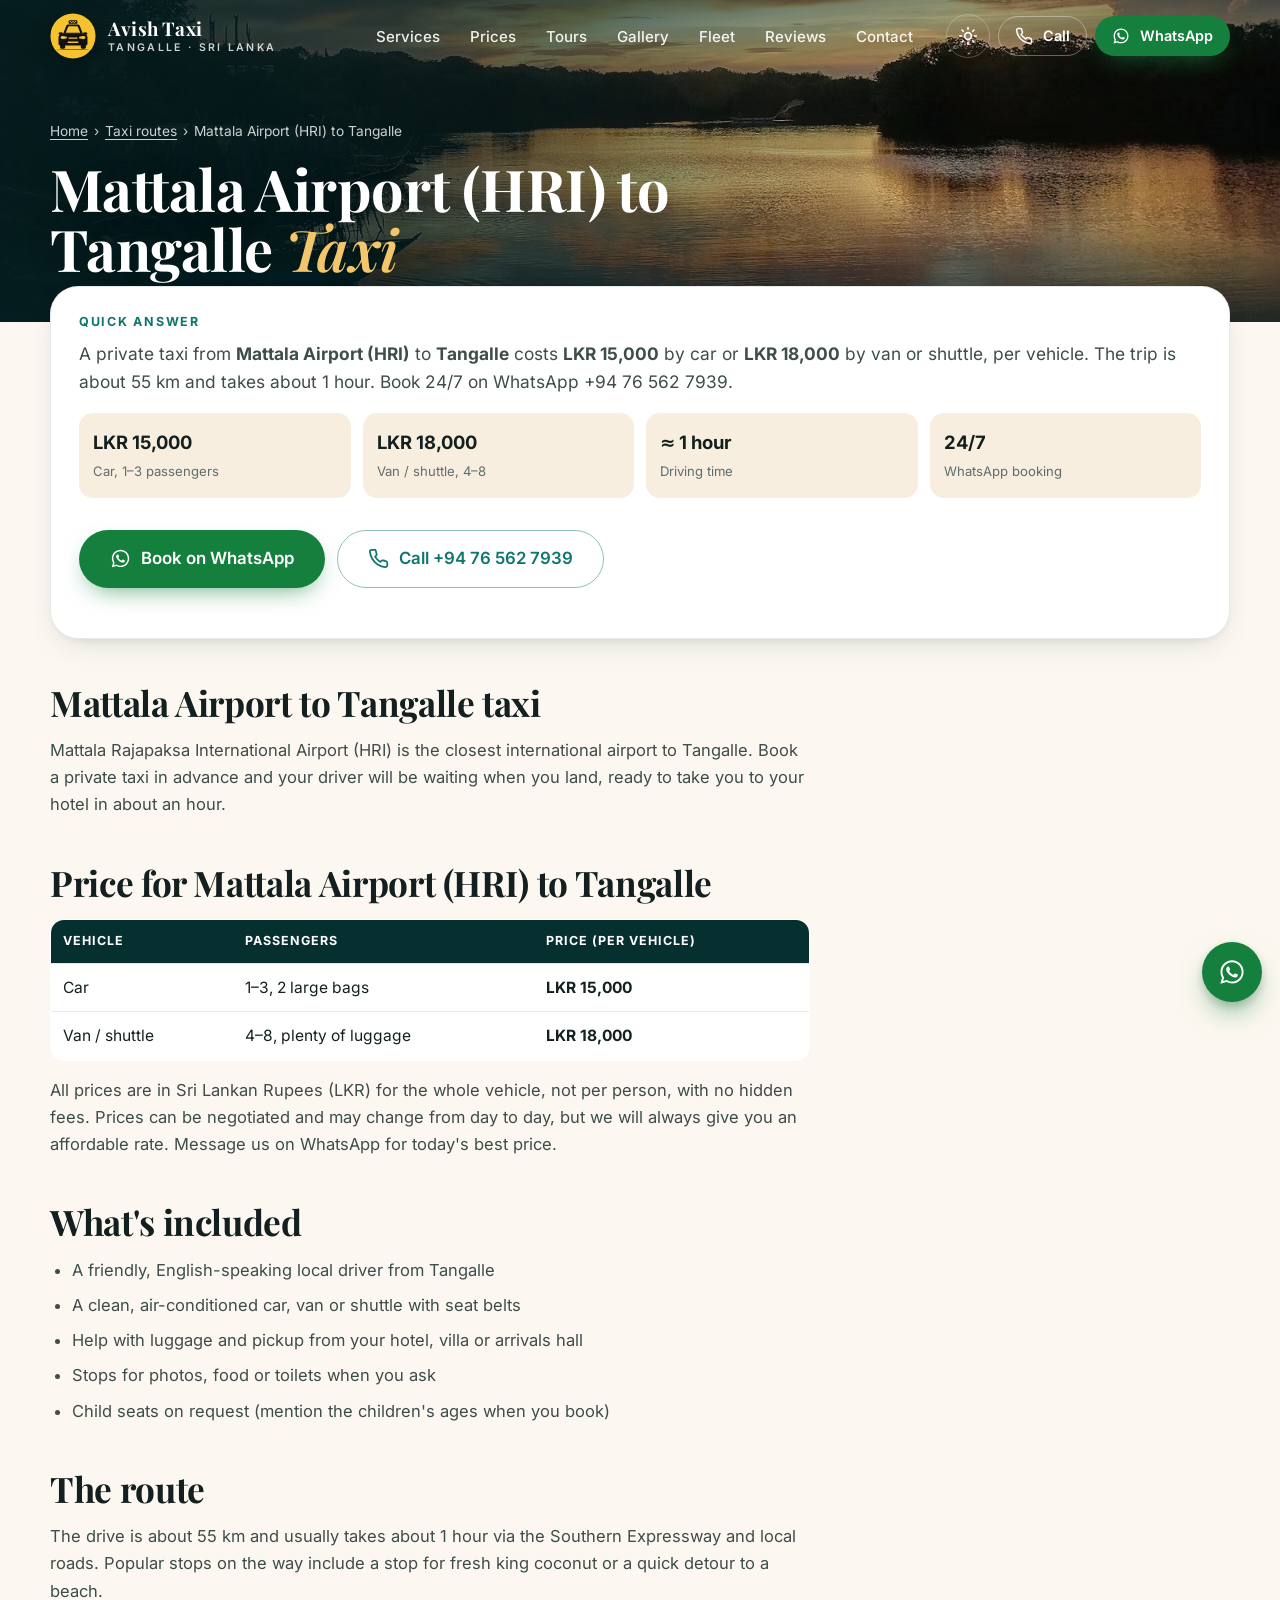
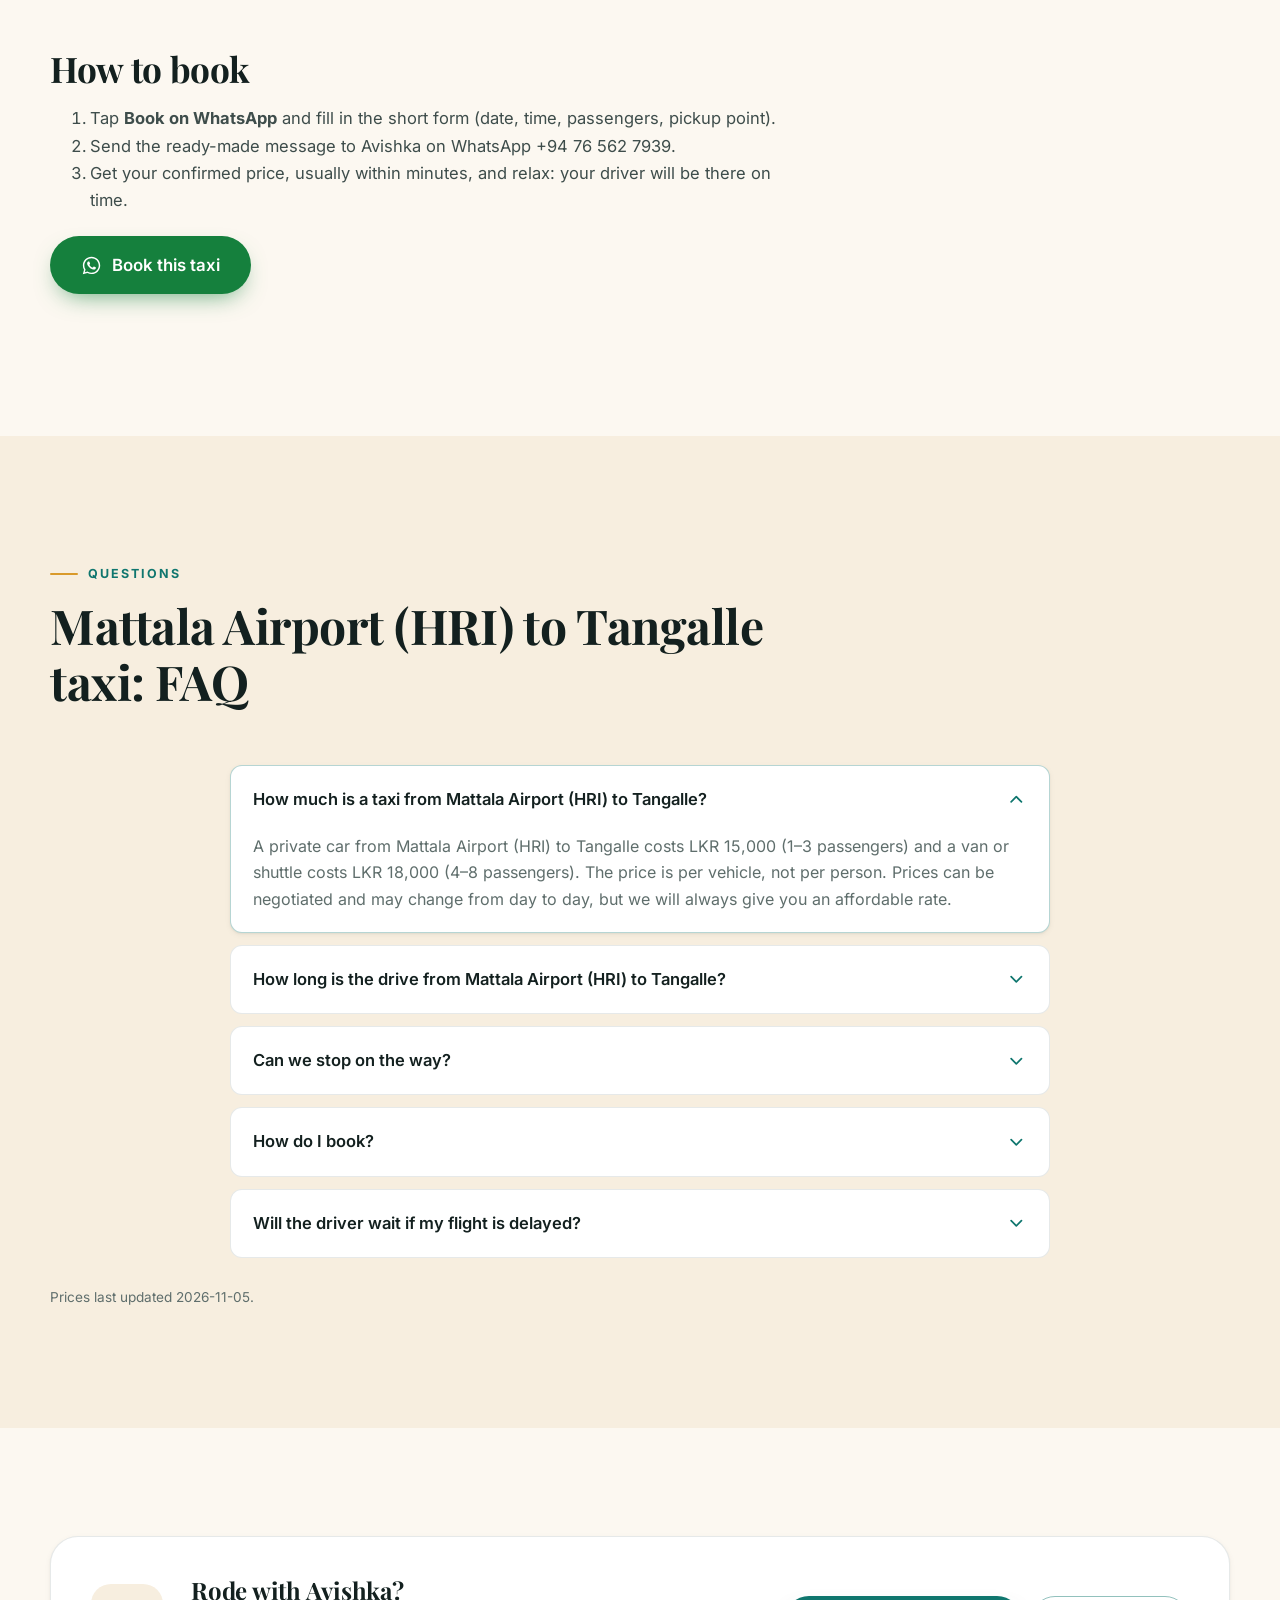
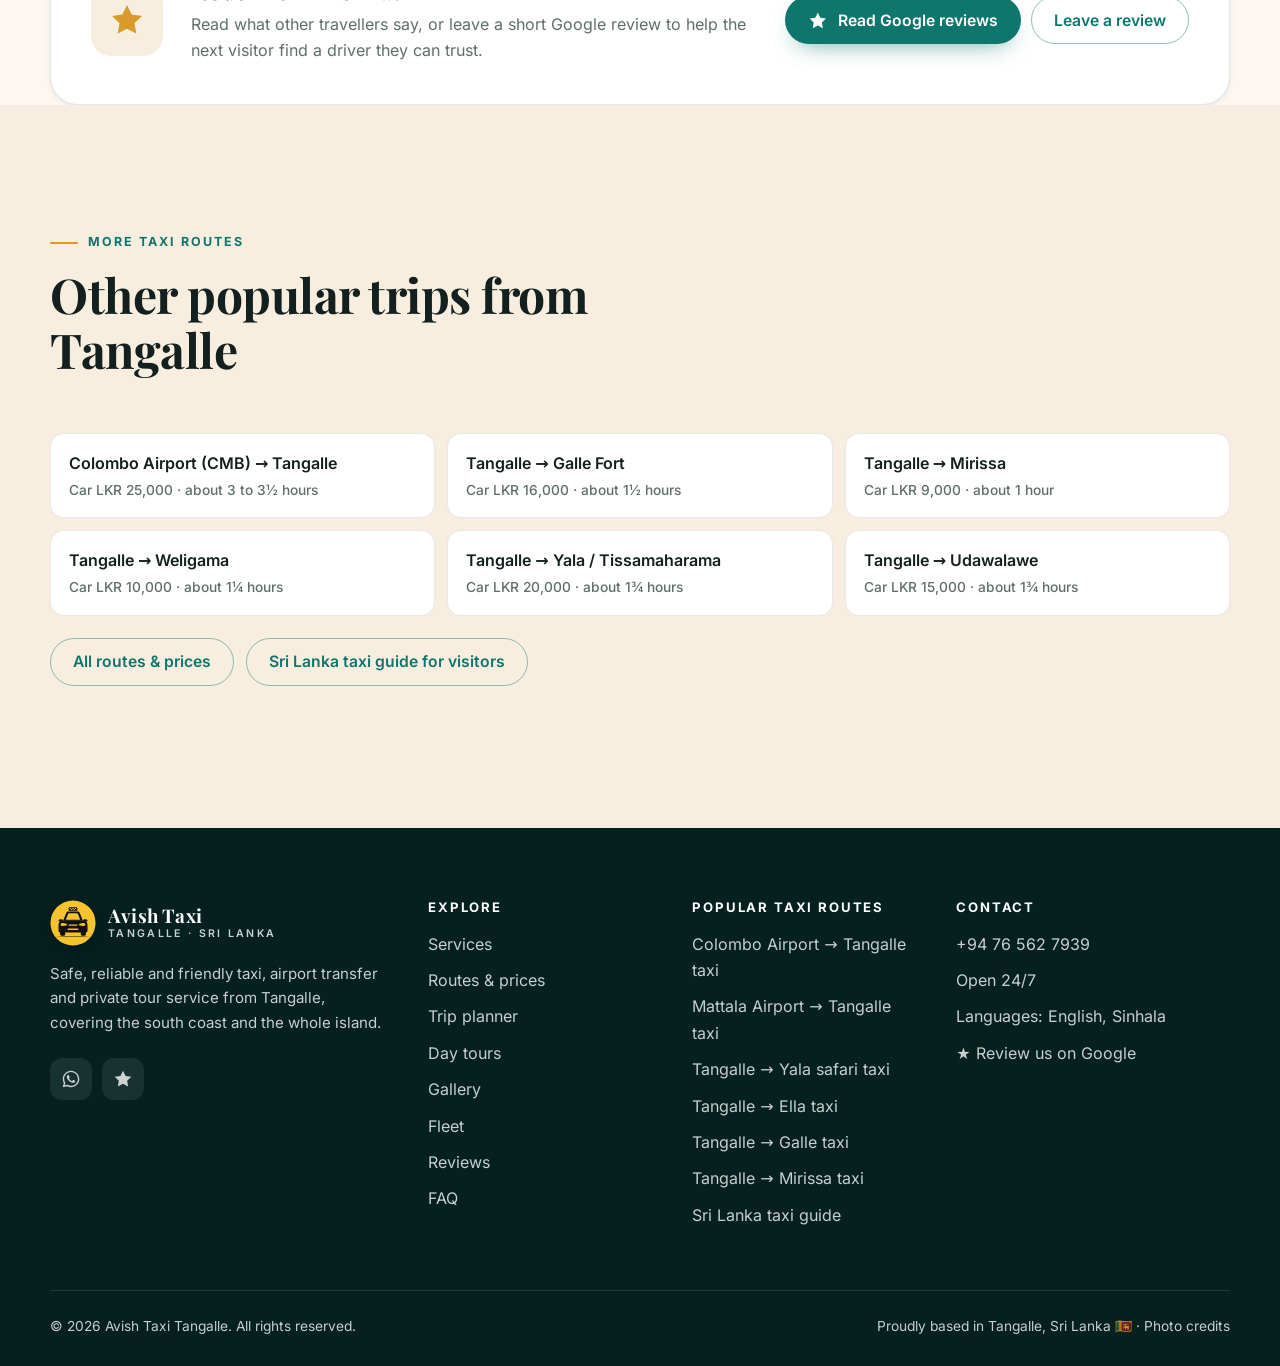
<file: mattala-airport-to-tangalle-taxi/index.html>
<!DOCTYPE html>
<html lang="en" data-theme="light">
<head>
<meta charset="utf-8">
<meta name="viewport" content="width=device-width, initial-scale=1, viewport-fit=cover">
<title>Mattala Airport (HRI) to Tangalle Taxi | Car LKR 15,000 · Avish Taxi</title>
<meta name="description" content="Private taxi from Mattala Airport (HRI) to Tangalle, Sri Lanka: car LKR 15,000, van or shuttle LKR 18,000, about 1 hour. English-speaking local driver, clean AC vehicle, 24/7 WhatsApp booking.">
<meta name="robots" content="index, follow, max-image-preview:large, max-snippet:-1">
<meta name="theme-color" content="#0F766E">
<meta name="geo.region" content="LK-31">
<meta name="geo.placename" content="Tangalle">
<link rel="canonical" href="https://avishtaxi.github.io/mattala-airport-to-tangalle-taxi/">
<link rel="alternate" hreflang="en" href="https://avishtaxi.github.io/mattala-airport-to-tangalle-taxi/">
<meta property="og:type" content="website">
<meta property="og:site_name" content="Avish Taxi Tangalle">
<meta property="og:title" content="Mattala Airport (HRI) to Tangalle Taxi | Car LKR 15,000 · Avish Taxi">
<meta property="og:description" content="Private taxi from Mattala Airport (HRI) to Tangalle, Sri Lanka: car LKR 15,000, van or shuttle LKR 18,000, about 1 hour. English-speaking local driver, clean AC vehicle, 24/7 WhatsApp booking.">
<meta property="og:url" content="https://avishtaxi.github.io/mattala-airport-to-tangalle-taxi/">
<meta property="og:image" content="https://avishtaxi.github.io/images/og-image.jpg">
<meta property="og:image:width" content="1200">
<meta property="og:image:height" content="630">
<meta property="og:locale" content="en_GB">
<meta name="twitter:card" content="summary_large_image">
<link rel="icon" href="/favicon.svg" type="image/svg+xml">
<link rel="icon" href="/favicon-32.png" sizes="32x32" type="image/png">
<link rel="apple-touch-icon" href="/apple-touch-icon.png">
<link rel="manifest" href="/site.webmanifest">
<link rel="preload" href="/fonts/inter.woff2" as="font" type="font/woff2" crossorigin>
<link rel="preload" href="/fonts/playfair.woff2" as="font" type="font/woff2" crossorigin>
<script>(function(){try{var t=localStorage.getItem("avish-theme")||(matchMedia("(prefers-color-scheme: dark)").matches?"dark":"light");document.documentElement.setAttribute("data-theme",t);}catch(e){}})();</script>
<link rel="stylesheet" href="/assets/site.css">
<script type="application/ld+json">
{
 "@context": "https://schema.org",
 "@graph": [
  {
   "@type": [
    "Service",
    "TaxiService"
   ],
   "@id": "https://avishtaxi.github.io/mattala-airport-to-tangalle-taxi/#service",
   "name": "Mattala Airport (HRI) to Tangalle taxi",
   "serviceType": "Private taxi transfer",
   "provider": {
    "@id": "https://avishtaxi.github.io/#business"
   },
   "url": "https://avishtaxi.github.io/mattala-airport-to-tangalle-taxi/",
   "description": "Mattala Rajapaksa International Airport (HRI) is the closest international airport to Tangalle. Book a private taxi in advance and your driver will be waiting when you land, ready to take you to your hotel in about an hour.",
   "areaServed": [
    {
     "@type": "Place",
     "name": "Mattala Airport (HRI)"
    },
    {
     "@type": "Place",
     "name": "Tangalle"
    }
   ],
   "availableLanguage": [
    "English",
    "Sinhala"
   ],
   "offers": [
    {
     "@type": "Offer",
     "name": "Mattala Airport (HRI) to Tangalle by car (1–3 passengers)",
     "price": 15000,
     "priceCurrency": "LKR",
     "availability": "https://schema.org/InStock"
    },
    {
     "@type": "Offer",
     "name": "Mattala Airport (HRI) to Tangalle by van or shuttle (4–8 passengers)",
     "price": 18000,
     "priceCurrency": "LKR",
     "availability": "https://schema.org/InStock"
    }
   ]
  },
  {
   "@type": "WebPage",
   "@id": "https://avishtaxi.github.io/mattala-airport-to-tangalle-taxi/#webpage",
   "url": "https://avishtaxi.github.io/mattala-airport-to-tangalle-taxi/",
   "name": "Mattala Airport (HRI) to Tangalle Taxi | Car LKR 15,000 · Avish Taxi",
   "description": "Private taxi from Mattala Airport (HRI) to Tangalle, Sri Lanka: car LKR 15,000, van or shuttle LKR 18,000, about 1 hour. English-speaking local driver, clean AC vehicle, 24/7 WhatsApp booking.",
   "isPartOf": {
    "@id": "https://avishtaxi.github.io/#website"
   },
   "about": {
    "@id": "https://avishtaxi.github.io/mattala-airport-to-tangalle-taxi/#service"
   },
   "inLanguage": "en",
   "dateModified": "2026-11-05",
   "primaryImageOfPage": {
    "@type": "ImageObject",
    "url": "https://avishtaxi.github.io/images/tangalle-lagoon.jpg"
   }
  },
  {
   "@type": "BreadcrumbList",
   "itemListElement": [
    {
     "@type": "ListItem",
     "position": 1,
     "name": "Home",
     "item": "https://avishtaxi.github.io/"
    },
    {
     "@type": "ListItem",
     "position": 2,
     "name": "Taxi routes",
     "item": "https://avishtaxi.github.io/#pricing"
    },
    {
     "@type": "ListItem",
     "position": 3,
     "name": "Mattala Airport (HRI) to Tangalle",
     "item": "https://avishtaxi.github.io/mattala-airport-to-tangalle-taxi/"
    }
   ]
  },
  {
   "@type": "FAQPage",
   "mainEntity": [
    {
     "@type": "Question",
     "name": "How much is a taxi from Mattala Airport (HRI) to Tangalle?",
     "acceptedAnswer": {
      "@type": "Answer",
      "text": "A private car from Mattala Airport (HRI) to Tangalle costs LKR 15,000 (1–3 passengers) and a van or shuttle costs LKR 18,000 (4–8 passengers). The price is per vehicle, not per person. Prices can be negotiated and may change from day to day, but we will always give you an affordable rate."
     }
    },
    {
     "@type": "Question",
     "name": "How long is the drive from Mattala Airport (HRI) to Tangalle?",
     "acceptedAnswer": {
      "@type": "Answer",
      "text": "It is about 55 km and usually takes about 1 hour via the Southern Expressway and local roads, depending on traffic and stops."
     }
    },
    {
     "@type": "Question",
     "name": "Can we stop on the way?",
     "acceptedAnswer": {
      "@type": "Answer",
      "text": "Yes. Popular stops include a stop for fresh king coconut or a quick detour to a beach. Tell us when you book and we will plan the time."
     }
    },
    {
     "@type": "Question",
     "name": "How do I book?",
     "acceptedAnswer": {
      "@type": "Answer",
      "text": "Tap Book on WhatsApp, fill in the short form and send the message to Avishka on +94 76 562 7939. You get a confirmed price, usually within minutes. Booking is available 24/7."
     }
    },
    {
     "@type": "Question",
     "name": "Will the driver wait if my flight is delayed?",
     "acceptedAnswer": {
      "@type": "Answer",
      "text": "Yes. Share your flight number when you book and the pickup time follows your real landing time."
     }
    }
   ]
  }
 ]
}
</script>
</head>
<body class="no-js">
<a class="skip" href="#main">Skip to content</a>
<!-- ============ Icon sprite (inline SVG, no external requests) ============ -->
<svg width="0" height="0" style="position:absolute" aria-hidden="true">
  <defs>
    <symbol id="logo" viewBox="0 0 100 100"><circle cx="50" cy="50" r="49" fill="#F5C330"/> <rect x="40.5" y="15.5" width="19" height="8" rx="2" fill="#111"/> <g fill="#F5C330"> <rect x="43" y="17.5" width="2.8" height="2"/><rect x="48.6" y="17.5" width="2.8" height="2"/><rect x="54.2" y="17.5" width="2.8" height="2"/> <rect x="45.8" y="19.5" width="2.8" height="2"/><rect x="51.4" y="19.5" width="2.8" height="2"/> </g> <path d="M28.5 45 L35.5 27.6 Q36.6 25 39.6 25 L60.4 25 Q63.4 25 64.5 27.6 L71.5 45 Z" fill="#111"/> <path d="M34.3 43 L39.4 30.4 Q40 29 41.6 29 L58.4 29 Q60 29 60.6 30.4 L65.7 43 Z" fill="#F5C330"/> <path d="M27 42.5 Q20.5 41 18.5 44.5 Q18 46.8 21 47 L28.5 47 Z" fill="#111"/> <path d="M73 42.5 Q79.5 41 81.5 44.5 Q82 46.8 79 47 L71.5 47 Z" fill="#111"/> <path d="M18.5 54 Q18.5 45.5 27 44.5 L73 44.5 Q81.5 45.5 81.5 54 L81.5 67 Q81.5 70.5 78 70.5 L22 70.5 Q18.5 70.5 18.5 67 Z" fill="#111"/> <path d="M23 52.5 Q24 50 28 50.2 L36 51.5 Q38 52.5 36.5 55 Q30 57 25 56.2 Q22.5 55.5 23 52.5 Z" fill="#F5C330"/> <path d="M77 52.5 Q76 50 72 50.2 L64 51.5 Q62 52.5 63.5 55 Q70 57 75 56.2 Q77.5 55.5 77 52.5 Z" fill="#F5C330"/> <rect x="40" y="53" width="20" height="3" rx="1.5" fill="#F5C330"/> <rect x="38" y="62" width="24" height="3.2" rx="1.6" fill="#F5C330"/> <rect x="22" y="68" width="11" height="9.5" rx="2.5" fill="#111"/> <rect x="67" y="68" width="11" height="9.5" rx="2.5" fill="#111"/> <path d="M10 81 Q50 75 90 81 Q50 78.2 10 81 Z" fill="#111"/></symbol>
    <symbol id="i-wa" viewBox="0 0 24 24"><path fill="currentColor" stroke="none" d="M12.04 2C6.58 2 2.13 6.45 2.13 11.91c0 1.75.46 3.45 1.32 4.95L2.05 22l5.25-1.38a9.9 9.9 0 0 0 4.74 1.21c5.46 0 9.91-4.45 9.91-9.91C21.95 6.45 17.5 2 12.04 2Zm0 18.15c-1.48 0-2.93-.4-4.2-1.15l-.3-.18-3.12.82.83-3.04-.2-.31a8.24 8.24 0 0 1-1.26-4.38c0-4.54 3.7-8.24 8.25-8.24 4.54 0 8.24 3.7 8.24 8.24 0 4.55-3.7 8.24-8.24 8.24Zm4.52-6.16c-.25-.12-1.46-.72-1.69-.81-.23-.08-.39-.12-.56.12-.17.25-.64.81-.78.97-.14.17-.29.19-.54.06-.25-.12-1.05-.39-1.99-1.23-.74-.66-1.23-1.47-1.38-1.72-.14-.25-.02-.38.11-.51.11-.11.25-.29.37-.43.13-.15.17-.25.25-.42.08-.17.04-.31-.02-.43-.06-.13-.56-1.34-.76-1.84-.2-.48-.41-.42-.56-.43h-.48c-.17 0-.43.06-.66.31-.22.25-.86.85-.86 2.07 0 1.22.89 2.4 1.01 2.56.12.17 1.75 2.67 4.23 3.74.59.26 1.05.41 1.41.52.59.19 1.13.16 1.56.1.48-.07 1.46-.6 1.67-1.18.21-.58.21-1.07.14-1.18-.06-.1-.23-.16-.48-.29Z"/></symbol>
    <symbol id="i-phone" viewBox="0 0 24 24"><path d="M22 16.92v3a2 2 0 0 1-2.18 2 19.79 19.79 0 0 1-8.63-3.07 19.5 19.5 0 0 1-6-6 19.79 19.79 0 0 1-3.07-8.67A2 2 0 0 1 4.11 2h3a2 2 0 0 1 2 1.72c.13.96.36 1.9.7 2.81a2 2 0 0 1-.45 2.11L8.09 9.91a16 16 0 0 0 6 6l1.27-1.27a2 2 0 0 1 2.11-.45c.91.34 1.85.57 2.81.7A2 2 0 0 1 22 16.92z"/></symbol>
    <symbol id="i-mail" viewBox="0 0 24 24"><rect x="2" y="4" width="20" height="16" rx="2"/><path d="m22 7-10 6L2 7"/></symbol>
    <symbol id="i-plane" viewBox="0 0 24 24"><path d="M17.8 19.2 16 11l3.5-3.5C21 6 21.5 4 21 3c-1-.5-3 0-4.5 1.5L13 8 4.8 6.2c-.5-.1-.9.1-1.1.5l-.3.5c-.2.5-.1 1 .3 1.3L9 12l-2 3H4l-1 1 3 2 2 3 1-1v-3l3-2 3.5 5.3c.3.4.8.5 1.3.3l.5-.2c.4-.3.6-.7.5-1.2z"/></symbol>
    <symbol id="i-car" viewBox="0 0 24 24"><path d="M19 17h2c.6 0 1-.4 1-1v-3c0-.9-.7-1.7-1.5-1.9C18.7 10.6 16 10 16 10s-1.3-1.4-2.2-2.3c-.5-.4-1.1-.7-1.8-.7H5c-.6 0-1.1.4-1.4.9l-1.4 2.9A3.7 3.7 0 0 0 2 12v4c0 .6.4 1 1 1h2"/><circle cx="7" cy="17" r="2"/><path d="M9 17h6"/><circle cx="17" cy="17" r="2"/></symbol>
    <symbol id="i-route" viewBox="0 0 24 24"><circle cx="6" cy="19" r="3"/><path d="M9 19h8.5a3.5 3.5 0 0 0 0-7h-11a3.5 3.5 0 0 1 0-7H15"/><circle cx="18" cy="5" r="3"/></symbol>
    <symbol id="i-binoc" viewBox="0 0 24 24"><circle cx="6" cy="16" r="4"/><circle cx="18" cy="16" r="4"/><path d="M10 16h4M2.6 14 5 5h3.5l1 8M21.4 14 19 5h-3.5l-1 8"/></symbol>
    <symbol id="i-map" viewBox="0 0 24 24"><path d="m3 6 6-3 6 3 6-3v15l-6 3-6-3-6 3z"/><path d="M9 3v15M15 6v15"/></symbol>
    <symbol id="i-home" viewBox="0 0 24 24"><path d="m3 9 9-7 9 7v11a2 2 0 0 1-2 2H5a2 2 0 0 1-2-2z"/><path d="M9 22V12h6v10"/></symbol>
    <symbol id="i-clock" viewBox="0 0 24 24"><circle cx="12" cy="12" r="10"/><path d="M12 6v6l4 2"/></symbol>
    <symbol id="i-shield" viewBox="0 0 24 24"><path d="M12 22s8-4 8-10V5l-8-3-8 3v7c0 6 8 10 8 10z"/><path d="m9 12 2 2 4-4"/></symbol>
    <symbol id="i-spark" viewBox="0 0 24 24"><path d="M12 3l1.9 5.8L20 10.5l-6.1 1.7L12 18l-1.9-5.8L4 10.5l6.1-1.7z"/><path d="M19 3v4M21 5h-4M5 17v4M7 19H3"/></symbol>
    <symbol id="i-tag" viewBox="0 0 24 24"><path d="M20.6 13.4 13.4 20.6a2 2 0 0 1-2.8 0L2 12V2h10l8.6 8.6a2 2 0 0 1 0 2.8z"/><circle cx="7" cy="7" r="1.5"/></symbol>
    <symbol id="i-heart" viewBox="0 0 24 24"><path d="M19 14c1.5-1.5 3-3.2 3-5.5A5.5 5.5 0 0 0 16.5 3c-1.8 0-3 .5-4.5 2-1.5-1.5-2.7-2-4.5-2A5.5 5.5 0 0 0 2 8.5c0 2.3 1.5 4 3 5.5l7 7z"/></symbol>
    <symbol id="i-pin" viewBox="0 0 24 24"><path d="M20 10c0 6-8 12-8 12s-8-6-8-12a8 8 0 0 1 16 0z"/><circle cx="12" cy="10" r="3"/></symbol>
    <symbol id="i-star" viewBox="0 0 24 24"><path fill="currentColor" stroke="none" d="m12 2 3.09 6.26L22 9.27l-5 4.87 1.18 6.88L12 17.77l-6.18 3.25L7 14.14 2 9.27l6.91-1.01z"/></symbol>
    <symbol id="i-users" viewBox="0 0 24 24"><path d="M16 21v-2a4 4 0 0 0-4-4H6a4 4 0 0 0-4 4v2"/><circle cx="9" cy="7" r="4"/><path d="M22 21v-2a4 4 0 0 0-3-3.87M16 3.13a4 4 0 0 1 0 7.75"/></symbol>
    <symbol id="i-bag" viewBox="0 0 24 24"><rect x="3" y="7" width="18" height="14" rx="2"/><path d="M16 21V5a2 2 0 0 0-2-2h-4a2 2 0 0 0-2 2v16"/></symbol>
    <symbol id="i-snow" viewBox="0 0 24 24"><path d="M2 12h20M12 2v20M20 16l-4-4 4-4M4 8l4 4-4 4M16 4l-4 4-4-4M8 20l4-4 4 4"/></symbol>
    <symbol id="i-check" viewBox="0 0 24 24"><path d="M20 6 9 17l-5-5"/></symbol>
    <symbol id="i-menu" viewBox="0 0 24 24"><path d="M4 6h16M4 12h16M4 18h16"/></symbol>
    <symbol id="i-x" viewBox="0 0 24 24"><path d="M18 6 6 18M6 6l12 12"/></symbol>
    <symbol id="i-sun" viewBox="0 0 24 24"><circle cx="12" cy="12" r="4"/><path d="M12 2v2M12 20v2M4.93 4.93l1.41 1.41M17.66 17.66l1.41 1.41M2 12h2M20 12h2M6.34 17.66l-1.41 1.41M19.07 4.93l-1.41 1.41"/></symbol>
    <symbol id="i-moon" viewBox="0 0 24 24"><path d="M12 3a6 6 0 0 0 9 9 9 9 0 1 1-9-9z"/></symbol>
    <symbol id="i-arrow" viewBox="0 0 24 24"><path d="M5 12h14M12 5l7 7-7 7"/></symbol>
    <symbol id="i-globe" viewBox="0 0 24 24"><circle cx="12" cy="12" r="10"/><path d="M2 12h20M12 2a15.3 15.3 0 0 1 4 10 15.3 15.3 0 0 1-4 10 15.3 15.3 0 0 1-4-10 15.3 15.3 0 0 1 4-10z"/></symbol>
    <symbol id="i-waves" viewBox="0 0 24 24"><path d="M2 6c.6.5 1.2 1 2.5 1C7 7 7 5 9.5 5c2.6 0 2.4 2 5 2 2.5 0 2.5-2 5-2 1.3 0 1.9.5 2.5 1M2 12c.6.5 1.2 1 2.5 1 2.5 0 2.5-2 5-2 2.6 0 2.4 2 5 2 2.5 0 2.5-2 5-2 1.3 0 1.9.5 2.5 1M2 18c.6.5 1.2 1 2.5 1 2.5 0 2.5-2 5-2 2.6 0 2.4 2 5 2 2.5 0 2.5-2 5-2 1.3 0 1.9.5 2.5 1"/></symbol>
    <symbol id="i-fort" viewBox="0 0 24 24"><path d="M3 22h18M6 18v-7M10 18v-7M14 18v-7M18 18v-7M12 2l8 5H4z"/></symbol>
    <symbol id="i-mountain" viewBox="0 0 24 24"><path d="m8 3 4 8 5-5 5 15H2L8 3z"/></symbol>
    <symbol id="i-calendar" viewBox="0 0 24 24"><rect x="3" y="4" width="18" height="18" rx="2"/><path d="M16 2v4M8 2v4M3 10h18"/></symbol>
    <symbol id="i-chev" viewBox="0 0 24 24"><path d="m6 9 6 6 6-6"/></symbol>
    <symbol id="i-fb" viewBox="0 0 24 24"><path d="M18 2h-3a5 5 0 0 0-5 5v3H7v4h3v8h4v-8h3l1-4h-4V7a1 1 0 0 1 1-1h3z"/></symbol>
    <symbol id="i-ig" viewBox="0 0 24 24"><rect x="2" y="2" width="20" height="20" rx="5"/><path d="M16 11.37A4 4 0 1 1 12.63 8 4 4 0 0 1 16 11.37zM17.5 6.5h.01"/></symbol>
    <symbol id="i-quote" viewBox="0 0 24 24"><path fill="currentColor" stroke="none" d="M7.2 6C4.3 7.3 2.5 9.8 2.5 13.2V18h6.3v-6.1H5.6c.1-1.9 1.2-3.3 3-4.1zm10 0c-2.9 1.3-4.7 3.8-4.7 7.2V18h6.3v-6.1h-3.2c.1-1.9 1.2-3.3 3-4.1z"/></symbol>
    <symbol id="i-send" viewBox="0 0 24 24"><path d="m22 2-7 20-4-9-9-4z"/><path d="M22 2 11 13"/></symbol>
    <symbol id="i-palm" viewBox="0 0 24 24"><path d="M13 8c0-2.76-2.46-5-5.5-5S2 5.24 2 8h2l1-1 1 1h4"/><path d="M13 7.14A5.82 5.82 0 0 1 16.5 6c3.04 0 5.5 2.24 5.5 5h-3l-1-1-1 1h-3"/><path d="M5.89 9.71c-2.15 2.15-2.3 5.47-.35 7.43l4.24-4.25.7-.7.71-.71 2.12-2.12c-1.95-1.96-5.27-1.8-7.42.35z"/><path d="M11 15.5c.5 2.5-.17 4.5-1 6.5h4c2-5.5-.5-12-1-14"/></symbol>
  </defs>
</svg>

<header class="nav" id="nav">
  <div class="wrap">
    <a class="brand" href="/">
      <span class="brand-mark" aria-hidden="true"><svg viewBox="0 0 100 100"><use href="#logo"/></svg>
      </span>
      <span class="brand-text"><b>Avish Taxi</b><small>Tangalle · Sri Lanka</small></span>
    </a>

    <nav aria-label="Main">
      <ul class="nav-links">
        <li><a href="/#services">Services</a></li>
        <li><a href="/#pricing">Prices</a></li>
        <li><a href="/#tours">Tours</a></li>
        <li><a href="/#gallery">Gallery</a></li>
        <li><a href="/#fleet">Fleet</a></li>
        <li><a href="/#reviews">Reviews</a></li>
        <li><a href="/#contact">Contact</a></li>
      </ul>
    </nav>

    <div class="nav-actions">
      <button class="icon-btn theme-toggle" type="button" aria-label="Switch between light and dark mode">
        <svg class="icon sun"><use href="#i-sun"/></svg><svg class="icon moon"><use href="#i-moon"/></svg>
      </button>
      <a class="btn btn-sm nav-call" href="tel:+94765627939" data-tel aria-label="Call Avishka">
        <svg class="icon"><use href="#i-phone"/></svg><span class="label">Call</span>
      </a>
      <a class="btn btn-sm btn-wa" href="https://wa.me/94765627939" data-wa="Hi Avishka, I'd like to book a taxi from [location] to [destination] on [date]." data-book="taxi" target="_blank" rel="noopener" aria-label="Book on WhatsApp">
        <svg class="icon"><use href="#i-wa"/></svg><span class="label">WhatsApp</span>
      </a>
      <button class="icon-btn menu-btn" type="button" aria-label="Open menu" aria-expanded="false" aria-controls="mobile-menu">
        <svg class="icon"><use href="#i-menu"/></svg>
      </button>
    </div>
  </div>
</header>

<div class="mobile-menu" id="mobile-menu" hidden>
  <a class="link" href="/">Home <svg class="icon"><use href="#i-arrow"/></svg></a>
  <a class="link" href="/#services">Services <svg class="icon"><use href="#i-arrow"/></svg></a>
  <a class="link" href="/#pricing">Routes &amp; Prices <svg class="icon"><use href="#i-arrow"/></svg></a>
  <a class="link" href="/#planner">Trip planner <svg class="icon"><use href="#i-arrow"/></svg></a>
  <a class="link" href="/#tours">Tours <svg class="icon"><use href="#i-arrow"/></svg></a>
  <a class="link" href="/#gallery">Gallery <svg class="icon"><use href="#i-arrow"/></svg></a>
  <a class="link" href="/#fleet">Fleet <svg class="icon"><use href="#i-arrow"/></svg></a>
  <a class="link" href="/#reviews">Reviews <svg class="icon"><use href="#i-arrow"/></svg></a>
  <a class="link" href="/#contact">Contact <svg class="icon"><use href="#i-arrow"/></svg></a>
  <a class="link" href="/sri-lanka-taxi-guide/">Sri Lanka taxi guide <svg class="icon"><use href="#i-arrow"/></svg></a>
  <div class="row">
    <a class="btn btn-outline" href="tel:+94765627939" data-tel><svg class="icon"><use href="#i-phone"/></svg>Call</a>
    <a class="btn btn-wa" href="https://wa.me/94765627939" data-wa="Hi Avishka, I'd like to book a taxi from [location] to [destination] on [date]." data-book="taxi" target="_blank" rel="noopener"><svg class="icon"><use href="#i-wa"/></svg>WhatsApp</a>
  </div>
</div>

<main id="main">
<section class="hero sub" aria-labelledby="page-title">
  <div class="hero-media"><picture><source type="image/avif" srcset="/images/tangalle-lagoon-800.avif 800w, /images/tangalle-lagoon-1200.avif 1200w, /images/tangalle-lagoon-1600.avif 1600w" sizes="100vw"><source type="image/webp" srcset="/images/tangalle-lagoon-800.webp 800w, /images/tangalle-lagoon-1200.webp 1200w, /images/tangalle-lagoon-1600.webp 1600w" sizes="100vw"><img src="/images/tangalle-lagoon-1200.jpg" alt="Sunset over the lagoon near Tangalle" width="1600" height="1000" fetchpriority="high" decoding="async"></picture></div>
  <div class="wrap">
    <div class="hero-content">
      <nav class="crumbs" aria-label="Breadcrumb"><a href="/">Home</a> <span aria-hidden="true">›</span> <a href="/#pricing">Taxi routes</a> <span aria-hidden="true">›</span> <span aria-current="page">Mattala Airport (HRI) to Tangalle</span></nav>
      <h1 id="page-title">Mattala Airport (HRI) to Tangalle <em>Taxi</em></h1>
    </div>
  </div>
</section>
<section class="section" style="padding-top:0">
  <div class="wrap">
    <div class="answer">
      <h2>Quick answer</h2>
      <p>A private taxi from <strong>Mattala Airport (HRI)</strong> to <strong>Tangalle</strong> costs <strong>LKR 15,000</strong> by car or <strong>LKR 18,000</strong> by van or shuttle, per vehicle. The trip is about 55 km and takes about 1 hour. Book 24/7 on WhatsApp +94 76 562 7939.</p>
      <div class="facts-row">
        <div><b>LKR 15,000</b><span>Car, 1–3 passengers</span></div>
        <div><b>LKR 18,000</b><span>Van / shuttle, 4–8</span></div>
        <div><b>≈ 1 hour</b><span>Driving time</span></div>
        <div><b>24/7</b><span>WhatsApp booking</span></div>
      </div>
      <p class="cta-row"><a class="btn btn-wa btn-lg" href="https://wa.me/94765627939" data-wa="Hi Avishka, I&#x27;d like to book a taxi from Mattala Airport (HRI) to Tangalle on [date]." data-book="route" data-from="Mattala Airport (HRI)" data-to="Tangalle" target="_blank" rel="noopener"><svg class="icon"><use href="#i-wa"/></svg>Book on WhatsApp</a><a class="btn btn-outline btn-lg" href="tel:+94765627939" data-tel><svg class="icon"><use href="#i-phone"/></svg>Call +94 76 562 7939</a></p>
    </div>

    <div class="prose">
      <h2>Mattala Airport to Tangalle taxi</h2>
      <p>Mattala Rajapaksa International Airport (HRI) is the closest international airport to Tangalle. Book a private taxi in advance and your driver will be waiting when you land, ready to take you to your hotel in about an hour.</p>

      <h2>Price for Mattala Airport (HRI) to Tangalle</h2>
      <div class="pt-wrap"><table class="pt">
        <thead><tr><th scope="col">Vehicle</th><th scope="col">Passengers</th><th scope="col">Price (per vehicle)</th></tr></thead>
        <tbody>
          <tr><td>Car</td><td>1–3, 2 large bags</td><td><strong>LKR 15,000</strong></td></tr>
          <tr><td>Van / shuttle</td><td>4–8, plenty of luggage</td><td><strong>LKR 18,000</strong></td></tr>
        </tbody>
      </table></div>
      <p>All prices are in Sri Lankan Rupees (LKR) for the whole vehicle, not per person, with no hidden fees. Prices can be negotiated and may change from day to day, but we will always give you an affordable rate. Message us on WhatsApp for today&#39;s best price.</p>

      <h2>What&#39;s included</h2>
      <ul class="dots">
        <li>A friendly, English-speaking local driver from Tangalle</li>
        <li>A clean, air-conditioned car, van or shuttle with seat belts</li>
        <li>Help with luggage and pickup from your hotel, villa or arrivals hall</li>
        <li>Stops for photos, food or toilets when you ask</li>
        <li>Child seats on request (mention the children&#39;s ages when you book)</li>
      </ul>

      <h2>The route</h2>
      <p>The drive is about 55 km and usually takes about 1 hour via the Southern Expressway and local roads. Popular stops on the way include a stop for fresh king coconut or a quick detour to a beach.</p>

      <h2>How to book</h2>
      <ol class="dots" style="list-style:decimal">
        <li>Tap <strong>Book on WhatsApp</strong> and fill in the short form (date, time, passengers, pickup point).</li>
        <li>Send the ready-made message to Avishka on WhatsApp +94 76 562 7939.</li>
        <li>Get your confirmed price, usually within minutes, and relax: your driver will be there on time.</li>
      </ol>
      <p class="cta-row"><a class="btn btn-wa btn-lg" href="https://wa.me/94765627939" data-wa="Hi Avishka, I&#x27;d like to book a taxi from Mattala Airport (HRI) to Tangalle on [date]." data-book="route" data-from="Mattala Airport (HRI)" data-to="Tangalle" target="_blank" rel="noopener"><svg class="icon"><use href="#i-wa"/></svg>Book this taxi</a></p>
    </div>
  </div>
</section>

<section class="section alt" aria-labelledby="faq-title">
  <div class="wrap">
    <div class="section-head"><span class="eyebrow">Questions</span><h2 id="faq-title">Mattala Airport (HRI) to Tangalle taxi: FAQ</h2></div>
    <div class="faq">
      <details open>
        <summary>How much is a taxi from Mattala Airport (HRI) to Tangalle?<svg class="icon"><use href="#i-chev"/></svg></summary>
        <p>A private car from Mattala Airport (HRI) to Tangalle costs LKR 15,000 (1–3 passengers) and a van or shuttle costs LKR 18,000 (4–8 passengers). The price is per vehicle, not per person. Prices can be negotiated and may change from day to day, but we will always give you an affordable rate.</p>
      </details>
      <details>
        <summary>How long is the drive from Mattala Airport (HRI) to Tangalle?<svg class="icon"><use href="#i-chev"/></svg></summary>
        <p>It is about 55 km and usually takes about 1 hour via the Southern Expressway and local roads, depending on traffic and stops.</p>
      </details>
      <details>
        <summary>Can we stop on the way?<svg class="icon"><use href="#i-chev"/></svg></summary>
        <p>Yes. Popular stops include a stop for fresh king coconut or a quick detour to a beach. Tell us when you book and we will plan the time.</p>
      </details>
      <details>
        <summary>How do I book?<svg class="icon"><use href="#i-chev"/></svg></summary>
        <p>Tap Book on WhatsApp, fill in the short form and send the message to Avishka on +94 76 562 7939. You get a confirmed price, usually within minutes. Booking is available 24/7.</p>
      </details>
      <details>
        <summary>Will the driver wait if my flight is delayed?<svg class="icon"><use href="#i-chev"/></svg></summary>
        <p>Yes. Share your flight number when you book and the pickup time follows your real landing time.</p>
      </details>
    </div>
    <p class="updated">Prices last updated 2026-11-05.</p>
  </div>
</section>

<section class="section" aria-labelledby="rev-title" style="padding-top:clamp(48px,7vw,80px);padding-bottom:0">
  <div class="wrap">
    <div class="review-cta">
      <span class="g" aria-hidden="true"><svg class="icon fill"><use href="#i-star"/></svg></span>
      <div>
        <h2 id="rev-title" style="font-family:var(--font-serif);font-size:1.5rem;margin-bottom:6px">Rode with Avishka?</h2>
        <p>Read what other travellers say, or leave a short Google review to help the next visitor find a driver they can trust.</p>
      </div>
      <div class="actions">
        <a class="btn btn-primary" href="https://g.page/r/CVZ3o3eDvxQkEBM" target="_blank" rel="noopener"><svg class="icon fill"><use href="#i-star"/></svg>Read Google reviews</a>
        <a class="btn btn-outline" href="https://g.page/r/CVZ3o3eDvxQkEBM/review" target="_blank" rel="noopener">Leave a review</a>
      </div>
    </div>
  </div>
</section>

<section class="section alt" aria-labelledby="more-title">
  <div class="wrap">
    <div class="section-head"><span class="eyebrow">More taxi routes</span><h2 id="more-title">Other popular trips from Tangalle</h2></div>
    <div class="related">
      <a href="/colombo-airport-to-tangalle-taxi/">Colombo Airport (CMB) → Tangalle<span>Car LKR 25,000 · about 3 to 3½ hours</span></a>
      <a href="/tangalle-to-galle-taxi/">Tangalle → Galle Fort<span>Car LKR 16,000 · about 1½ hours</span></a>
      <a href="/tangalle-to-mirissa-taxi/">Tangalle → Mirissa<span>Car LKR 9,000 · about 1 hour</span></a>
      <a href="/tangalle-to-weligama-taxi/">Tangalle → Weligama<span>Car LKR 10,000 · about 1¼ hours</span></a>
      <a href="/tangalle-to-yala-taxi/">Tangalle → Yala / Tissamaharama<span>Car LKR 20,000 · about 1¾ hours</span></a>
      <a href="/tangalle-to-udawalawe-taxi/">Tangalle → Udawalawe<span>Car LKR 15,000 · about 1¾ hours</span></a>
    </div>
    <p class="cta-row"><a class="btn btn-outline" href="/#pricing">All routes &amp; prices</a><a class="btn btn-outline" href="/sri-lanka-taxi-guide/">Sri Lanka taxi guide for visitors</a></p>
  </div>
</section>

</main>

<footer class="footer">
  <div class="wrap">
    <div class="cols">
      <div>
        <a class="brand" href="/">
          <span class="brand-mark" aria-hidden="true"><svg viewBox="0 0 100 100"><use href="#logo"/></svg></span>
          <span class="brand-text"><b>Avish Taxi</b><small>Tangalle · Sri Lanka</small></span>
        </a>
        <p>Safe, reliable and friendly taxi, airport transfer and private tour service from Tangalle, covering the south coast and the whole island.</p>
        <div class="socials" id="socials">
          <a href="https://wa.me/94765627939" data-wa="Hi Avishka!" data-book="hello" target="_blank" rel="noopener" aria-label="WhatsApp"><svg class="icon"><use href="#i-wa"/></svg></a>
          <a href="https://g.page/r/CVZ3o3eDvxQkEBM/review" target="_blank" rel="noopener" aria-label="Review Avish Taxi on Google" title="Review us on Google"><svg class="icon fill"><use href="#i-star"/></svg></a>
          <a href="#" data-social="facebook" target="_blank" rel="noopener" aria-label="Facebook" hidden><svg class="icon"><use href="#i-fb"/></svg></a>
          <a href="#" data-social="instagram" target="_blank" rel="noopener" aria-label="Instagram" hidden><svg class="icon"><use href="#i-ig"/></svg></a>
          <a href="/#contact" data-mail hidden aria-label="Email"><svg class="icon"><use href="#i-mail"/></svg></a>
        </div>
      </div>
      <div>
        <h2 class="f-h">Explore</h2>
        <ul>
          <li><a href="/#services">Services</a></li>
          <li><a href="/#pricing">Routes &amp; prices</a></li>
          <li><a href="/#planner">Trip planner</a></li>
          <li><a href="/#tours">Day tours</a></li>
          <li><a href="/#gallery">Gallery</a></li>
        <li><a href="/#fleet">Fleet</a></li>
          <li><a href="/#reviews">Reviews</a></li>
          <li><a href="/#faq">FAQ</a></li>
        </ul>
      </div>
      <div>
        <h2 class="f-h">Popular taxi routes</h2>
        <ul>
          <li><a href="/colombo-airport-to-tangalle-taxi/">Colombo Airport → Tangalle taxi</a></li>
          <li><a href="/mattala-airport-to-tangalle-taxi/">Mattala Airport → Tangalle taxi</a></li>
          <li><a href="/tangalle-to-yala-taxi/">Tangalle → Yala safari taxi</a></li>
          <li><a href="/tangalle-to-ella-taxi/">Tangalle → Ella taxi</a></li>
          <li><a href="/tangalle-to-galle-taxi/">Tangalle → Galle taxi</a></li>
          <li><a href="/tangalle-to-mirissa-taxi/">Tangalle → Mirissa taxi</a></li>
          <li><a href="/sri-lanka-taxi-guide/">Sri Lanka taxi guide</a></li>
        </ul>
      </div>
      <div>
        <h2 class="f-h">Contact</h2>
        <ul>
          <li><a href="tel:+94765627939" data-tel data-phone-text>+94 76 562 7939</a></li>
          <li><a href="/#contact" data-mail hidden data-mail-text></a></li>
          <li>Open 24/7</li>
          <li>Languages: English, Sinhala</li>
          <li><a href="https://g.page/r/CVZ3o3eDvxQkEBM/review" target="_blank" rel="noopener">★ Review us on Google</a></li>
        </ul>
      </div>
    </div>
    <div class="bottom">
      <span>© <span id="year">2026</span> Avish Taxi Tangalle. All rights reserved.</span>
      <span>Proudly based in Tangalle, Sri Lanka 🇱🇰 · <a href="/credits.html">Photo credits</a></span>
    </div>
  </div>
</footer>

<dialog class="bk" id="bk" aria-labelledby="bk-title">
  <form class="bk-form" id="bk-form" novalidate>
    <header class="bk-head">
      <div>
        <p class="bk-kicker" id="bk-kicker">Booking request</p>
        <h2 id="bk-title">Book a taxi</h2>
      </div>
      <button class="bk-x" type="button" data-bk-close aria-label="Close"><svg class="icon"><use href="#i-x"/></svg></button>
    </header>
    <div class="bk-body">
      <p class="bk-intro" id="bk-intro">A few quick details and we'll write the WhatsApp message for you.</p>
      <div class="bk-fields" id="bk-fields"></div>
      <details class="bk-preview" open>
        <summary>Your WhatsApp message</summary>
        <pre id="bk-msg" aria-live="polite"></pre>
      </details>
    </div>
    <footer class="bk-foot">
      <p class="bk-err" id="bk-err" role="alert"></p>
      <button class="btn btn-wa btn-block btn-lg" type="submit"><svg class="icon"><use href="#i-wa"/></svg>Send on WhatsApp</button>
      <p class="bk-note">Opens WhatsApp with your message ready. Just press send.</p>
    </footer>
  </form>
</dialog>

<nav class="mbar" id="mbar" aria-label="Quick booking">
  <a class="btn btn-outline" href="tel:+94765627939" data-tel><svg class="icon"><use href="#i-phone"/></svg>Call</a>
  <a class="btn btn-wa" href="https://wa.me/94765627939" data-wa="Hi Avishka, I'd like to book a taxi from [location] to [destination] on [date]." data-book="taxi" target="_blank" rel="noopener"><svg class="icon"><use href="#i-wa"/></svg>Book on WhatsApp</a>
</nav>

<a class="fab" id="fab" href="https://wa.me/94765627939" data-wa="Hi Avishka, I'd like to book a taxi from [location] to [destination] on [date]." data-book="taxi" target="_blank" rel="noopener" aria-label="Book on WhatsApp">
  <svg class="icon"><use href="#i-wa"/></svg><span class="label">Book on WhatsApp</span>
</a>

<script src="/assets/site.js" defer></script>
</body>
</html>
</file>
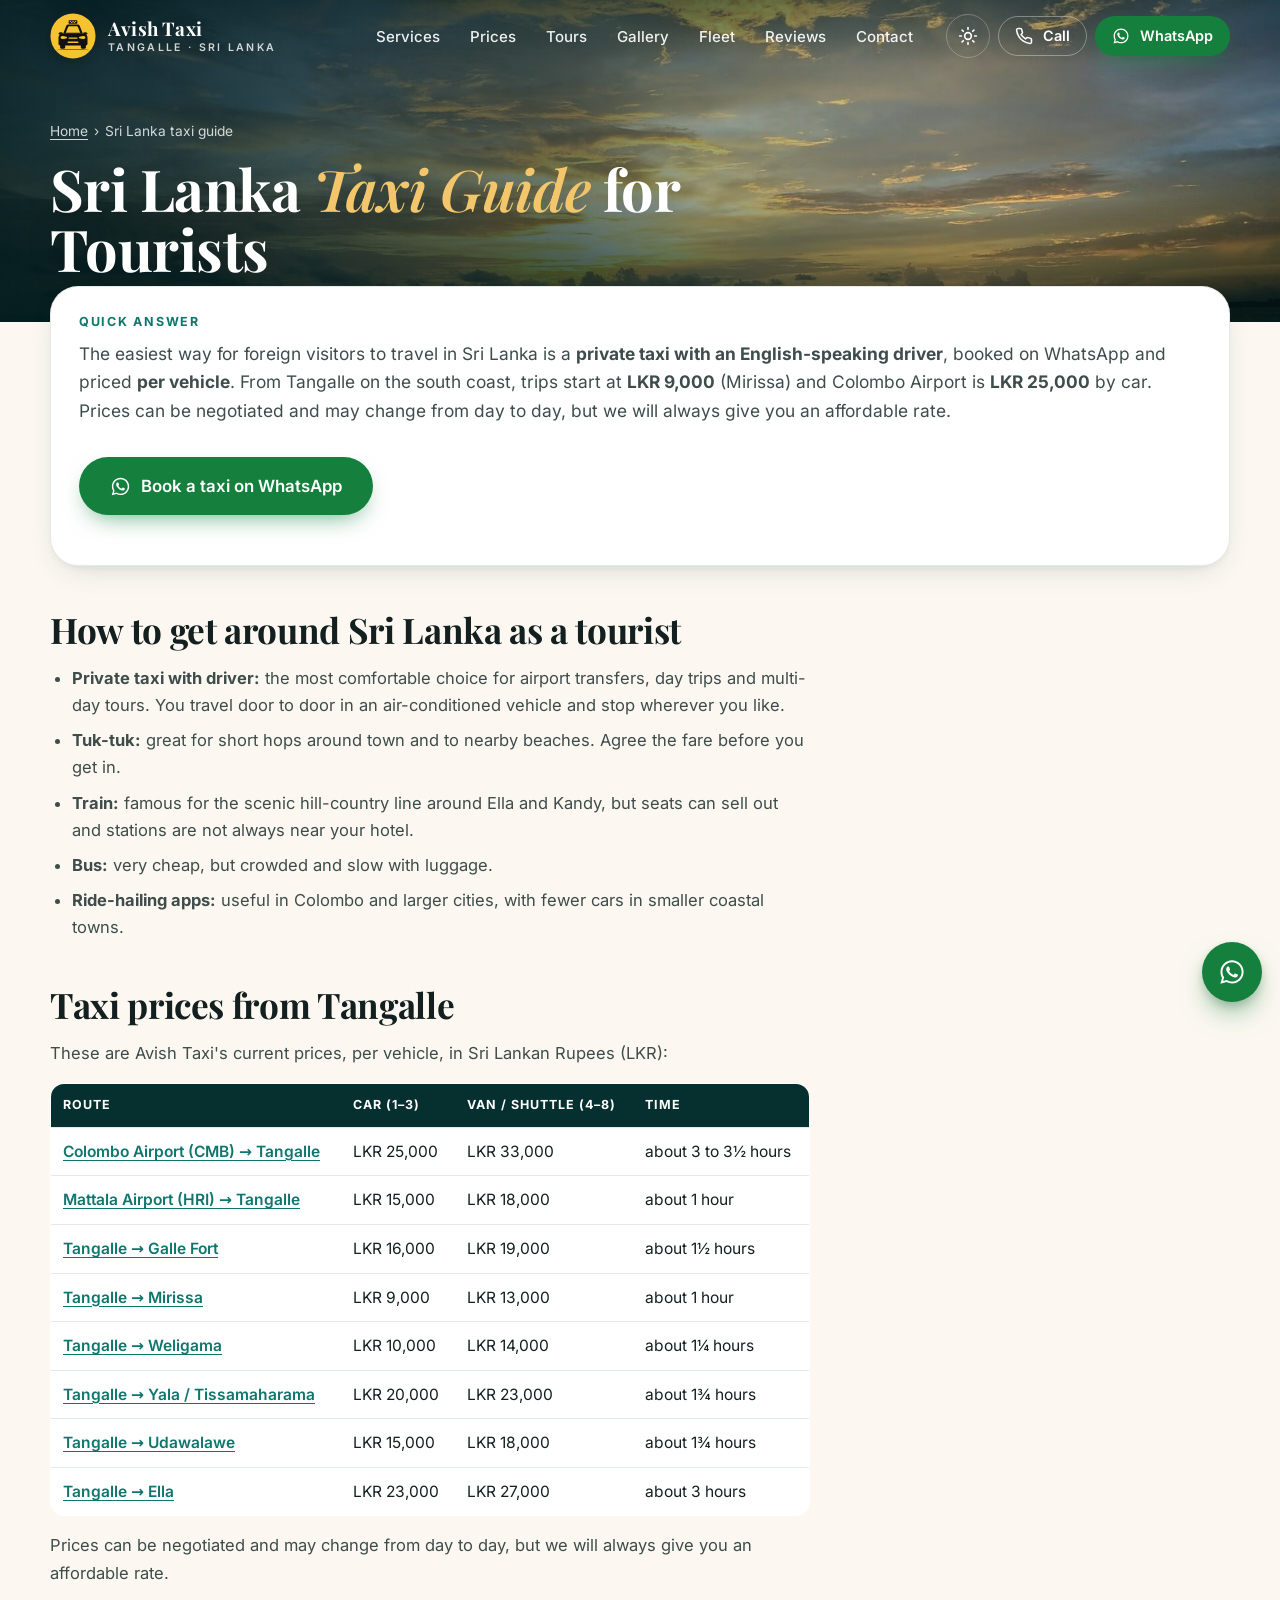
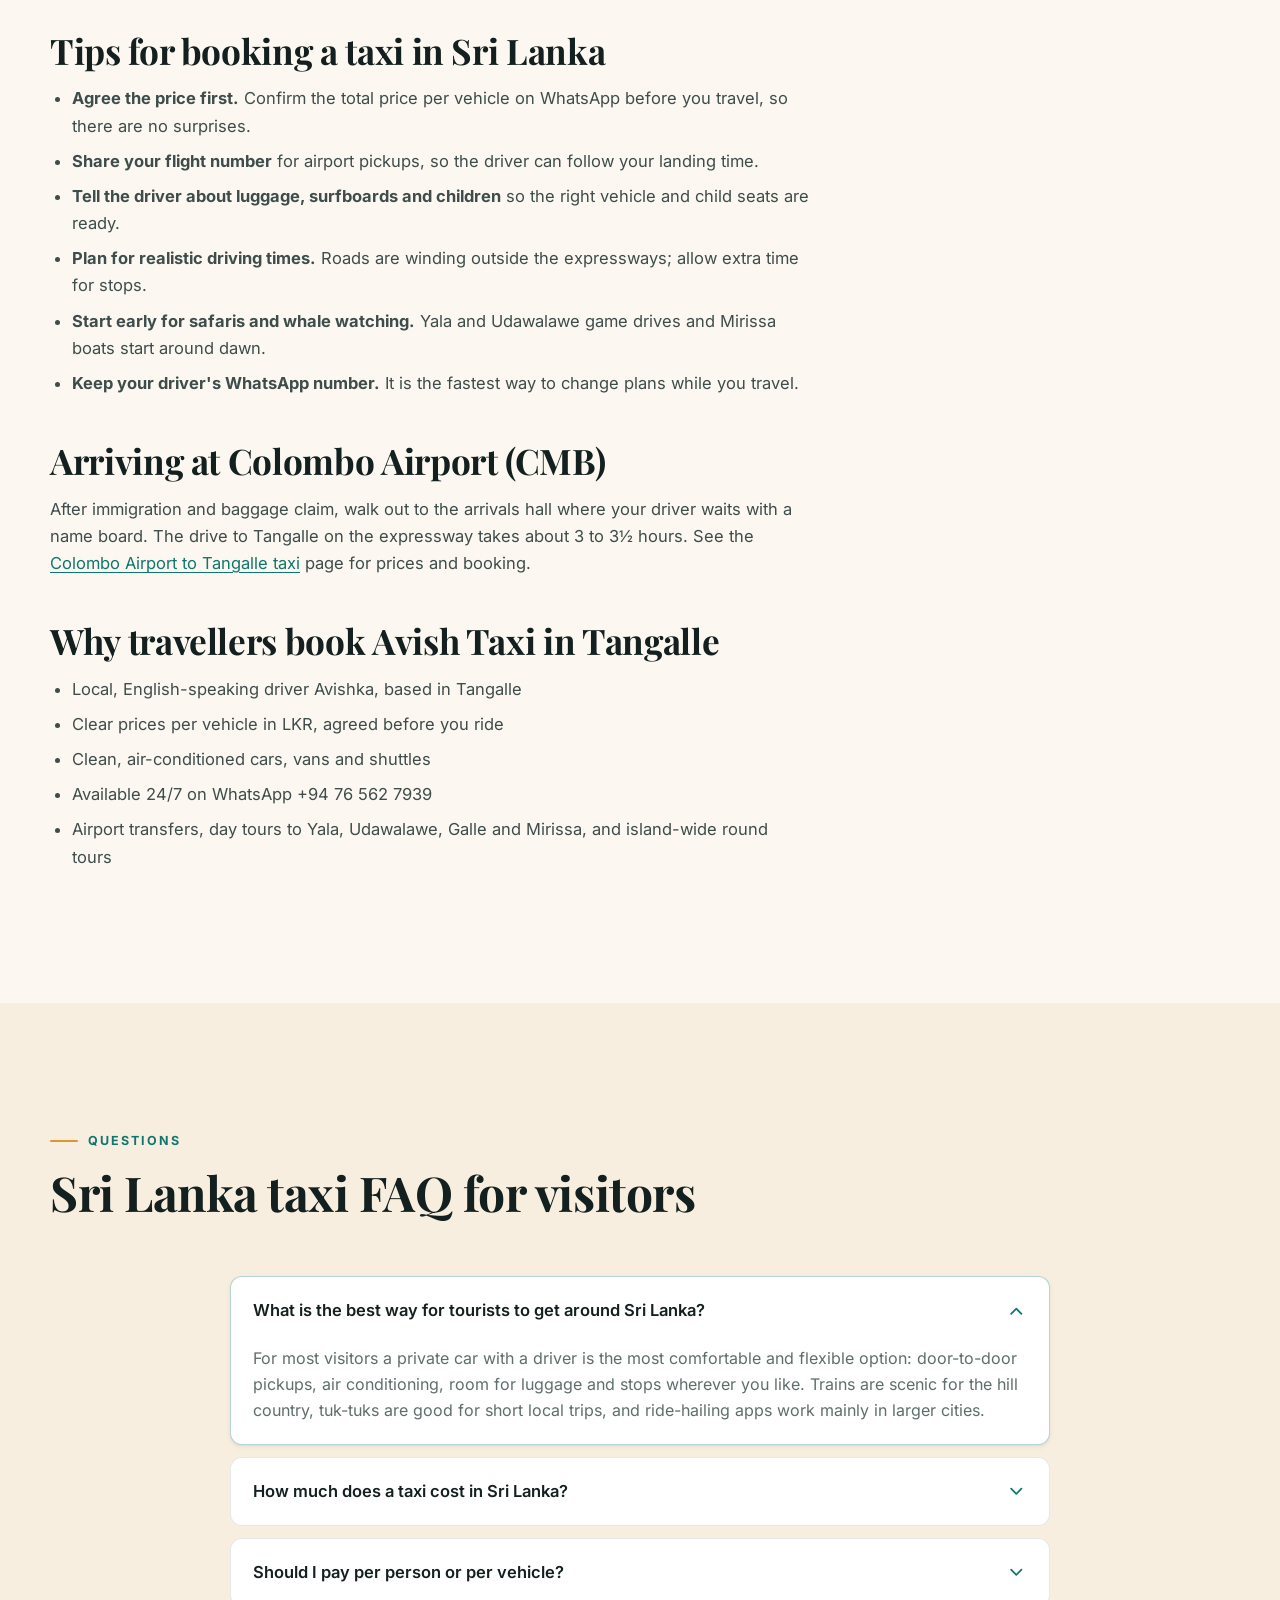
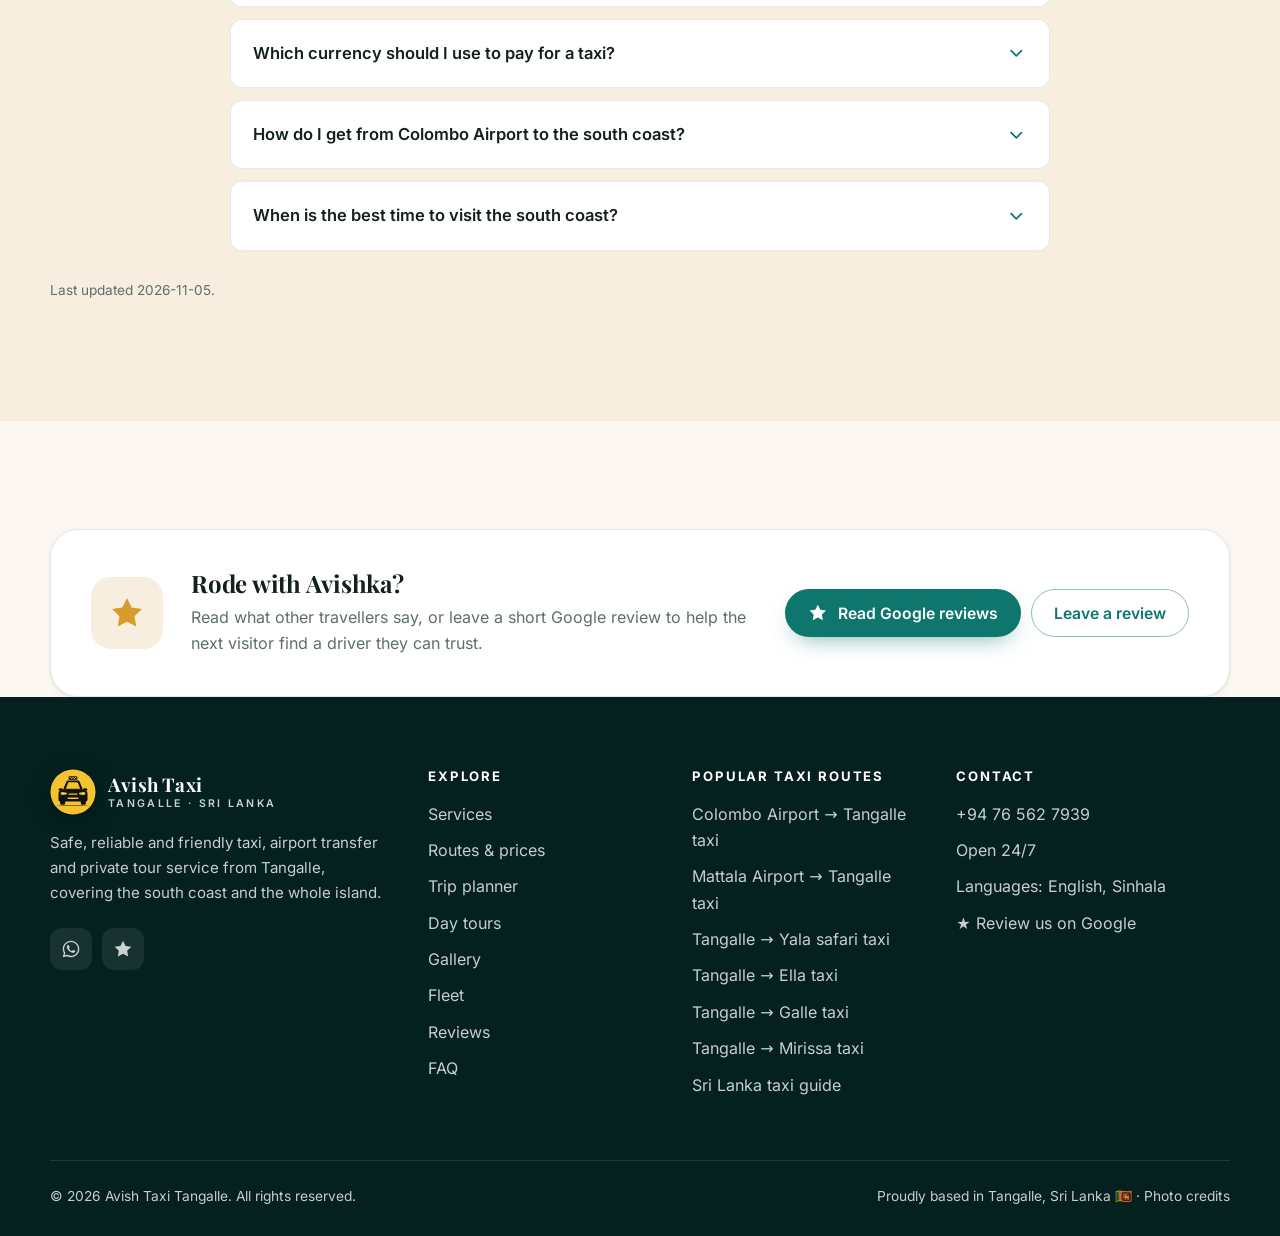
<file: sri-lanka-taxi-guide/index.html>
<!DOCTYPE html>
<html lang="en" data-theme="light">
<head>
<meta charset="utf-8">
<meta name="viewport" content="width=device-width, initial-scale=1, viewport-fit=cover">
<title>Sri Lanka Taxi Guide for Tourists: Prices &amp; Tips (2026) | Avish Taxi</title>
<meta name="description" content="How taxis and private drivers work in Sri Lanka for foreign visitors: prices per vehicle in LKR, Colombo Airport transfers, tips and how to book a driver from Tangalle on WhatsApp.">
<meta name="robots" content="index, follow, max-image-preview:large, max-snippet:-1">
<meta name="theme-color" content="#0F766E">
<meta name="geo.region" content="LK-31">
<meta name="geo.placename" content="Tangalle">
<link rel="canonical" href="https://avishtaxi.github.io/sri-lanka-taxi-guide/">
<link rel="alternate" hreflang="en" href="https://avishtaxi.github.io/sri-lanka-taxi-guide/">
<meta property="og:type" content="website">
<meta property="og:site_name" content="Avish Taxi Tangalle">
<meta property="og:title" content="Sri Lanka Taxi Guide for Tourists: Prices &amp; Tips (2026) | Avish Taxi">
<meta property="og:description" content="How taxis and private drivers work in Sri Lanka for foreign visitors: prices per vehicle in LKR, Colombo Airport transfers, tips and how to book a driver from Tangalle on WhatsApp.">
<meta property="og:url" content="https://avishtaxi.github.io/sri-lanka-taxi-guide/">
<meta property="og:image" content="https://avishtaxi.github.io/images/og-image.jpg">
<meta property="og:image:width" content="1200">
<meta property="og:image:height" content="630">
<meta property="og:locale" content="en_GB">
<meta name="twitter:card" content="summary_large_image">
<link rel="icon" href="/favicon.svg" type="image/svg+xml">
<link rel="icon" href="/favicon-32.png" sizes="32x32" type="image/png">
<link rel="apple-touch-icon" href="/apple-touch-icon.png">
<link rel="manifest" href="/site.webmanifest">
<link rel="preload" href="/fonts/inter.woff2" as="font" type="font/woff2" crossorigin>
<link rel="preload" href="/fonts/playfair.woff2" as="font" type="font/woff2" crossorigin>
<script>(function(){try{var t=localStorage.getItem("avish-theme")||(matchMedia("(prefers-color-scheme: dark)").matches?"dark":"light");document.documentElement.setAttribute("data-theme",t);}catch(e){}})();</script>
<link rel="stylesheet" href="/assets/site.css">
<script type="application/ld+json">
{
 "@context": "https://schema.org",
 "@graph": [
  {
   "@type": "Article",
   "@id": "https://avishtaxi.github.io/sri-lanka-taxi-guide/#article",
   "headline": "Sri Lanka taxi guide for tourists: prices, tips and how to book",
   "description": "How taxis and private drivers work in Sri Lanka, typical prices from Tangalle, and practical tips for foreign visitors.",
   "author": {
    "@type": "Person",
    "name": "Avishka"
   },
   "publisher": {
    "@id": "https://avishtaxi.github.io/#business"
   },
   "datePublished": "2026-11-05",
   "dateModified": "2026-11-05",
   "mainEntityOfPage": "https://avishtaxi.github.io/sri-lanka-taxi-guide/",
   "image": "https://avishtaxi.github.io/images/hero-1920.jpg",
   "inLanguage": "en"
  },
  {
   "@type": "BreadcrumbList",
   "itemListElement": [
    {
     "@type": "ListItem",
     "position": 1,
     "name": "Home",
     "item": "https://avishtaxi.github.io/"
    },
    {
     "@type": "ListItem",
     "position": 2,
     "name": "Sri Lanka taxi guide",
     "item": "https://avishtaxi.github.io/sri-lanka-taxi-guide/"
    }
   ]
  },
  {
   "@type": "FAQPage",
   "mainEntity": [
    {
     "@type": "Question",
     "name": "What is the best way for tourists to get around Sri Lanka?",
     "acceptedAnswer": {
      "@type": "Answer",
      "text": "For most visitors a private car with a driver is the most comfortable and flexible option: door-to-door pickups, air conditioning, room for luggage and stops wherever you like. Trains are scenic for the hill country, tuk-tuks are good for short local trips, and ride-hailing apps work mainly in larger cities."
     }
    },
    {
     "@type": "Question",
     "name": "How much does a taxi cost in Sri Lanka?",
     "acceptedAnswer": {
      "@type": "Answer",
      "text": "Private taxi prices are usually quoted per vehicle for the whole trip. From Tangalle, for example, Mirissa is LKR 9,000 by car and Colombo Airport is LKR 25,000 by car. Prices can be negotiated and may change from day to day, but we will always give you an affordable rate."
     }
    },
    {
     "@type": "Question",
     "name": "Should I pay per person or per vehicle?",
     "acceptedAnswer": {
      "@type": "Answer",
      "text": "Private taxis in Sri Lanka are normally priced per vehicle, so the price is shared by your whole group. Always agree the price before you travel."
     }
    },
    {
     "@type": "Question",
     "name": "Which currency should I use to pay for a taxi?",
     "acceptedAnswer": {
      "@type": "Answer",
      "text": "Prices are quoted in Sri Lankan Rupees (LKR). Ask your driver on WhatsApp before the trip if you have a question about payment."
     }
    },
    {
     "@type": "Question",
     "name": "How do I get from Colombo Airport to the south coast?",
     "acceptedAnswer": {
      "@type": "Answer",
      "text": "The easiest way is a pre-booked private taxi. The drive from Colombo Airport (CMB) to Tangalle takes about 3 to 3½ hours on the expressway and costs LKR 25,000 by car. Your driver meets you at arrivals with a name board."
     }
    },
    {
     "@type": "Question",
     "name": "When is the best time to visit the south coast?",
     "acceptedAnswer": {
      "@type": "Answer",
      "text": "The south and west coasts are usually driest from about November to April, which is also the main whale-watching season off Mirissa."
     }
    }
   ]
  }
 ]
}
</script>
</head>
<body class="no-js">
<a class="skip" href="#main">Skip to content</a>
<!-- ============ Icon sprite (inline SVG, no external requests) ============ -->
<svg width="0" height="0" style="position:absolute" aria-hidden="true">
  <defs>
    <symbol id="logo" viewBox="0 0 100 100"><circle cx="50" cy="50" r="49" fill="#F5C330"/> <rect x="40.5" y="15.5" width="19" height="8" rx="2" fill="#111"/> <g fill="#F5C330"> <rect x="43" y="17.5" width="2.8" height="2"/><rect x="48.6" y="17.5" width="2.8" height="2"/><rect x="54.2" y="17.5" width="2.8" height="2"/> <rect x="45.8" y="19.5" width="2.8" height="2"/><rect x="51.4" y="19.5" width="2.8" height="2"/> </g> <path d="M28.5 45 L35.5 27.6 Q36.6 25 39.6 25 L60.4 25 Q63.4 25 64.5 27.6 L71.5 45 Z" fill="#111"/> <path d="M34.3 43 L39.4 30.4 Q40 29 41.6 29 L58.4 29 Q60 29 60.6 30.4 L65.7 43 Z" fill="#F5C330"/> <path d="M27 42.5 Q20.5 41 18.5 44.5 Q18 46.8 21 47 L28.5 47 Z" fill="#111"/> <path d="M73 42.5 Q79.5 41 81.5 44.5 Q82 46.8 79 47 L71.5 47 Z" fill="#111"/> <path d="M18.5 54 Q18.5 45.5 27 44.5 L73 44.5 Q81.5 45.5 81.5 54 L81.5 67 Q81.5 70.5 78 70.5 L22 70.5 Q18.5 70.5 18.5 67 Z" fill="#111"/> <path d="M23 52.5 Q24 50 28 50.2 L36 51.5 Q38 52.5 36.5 55 Q30 57 25 56.2 Q22.5 55.5 23 52.5 Z" fill="#F5C330"/> <path d="M77 52.5 Q76 50 72 50.2 L64 51.5 Q62 52.5 63.5 55 Q70 57 75 56.2 Q77.5 55.5 77 52.5 Z" fill="#F5C330"/> <rect x="40" y="53" width="20" height="3" rx="1.5" fill="#F5C330"/> <rect x="38" y="62" width="24" height="3.2" rx="1.6" fill="#F5C330"/> <rect x="22" y="68" width="11" height="9.5" rx="2.5" fill="#111"/> <rect x="67" y="68" width="11" height="9.5" rx="2.5" fill="#111"/> <path d="M10 81 Q50 75 90 81 Q50 78.2 10 81 Z" fill="#111"/></symbol>
    <symbol id="i-wa" viewBox="0 0 24 24"><path fill="currentColor" stroke="none" d="M12.04 2C6.58 2 2.13 6.45 2.13 11.91c0 1.75.46 3.45 1.32 4.95L2.05 22l5.25-1.38a9.9 9.9 0 0 0 4.74 1.21c5.46 0 9.91-4.45 9.91-9.91C21.95 6.45 17.5 2 12.04 2Zm0 18.15c-1.48 0-2.93-.4-4.2-1.15l-.3-.18-3.12.82.83-3.04-.2-.31a8.24 8.24 0 0 1-1.26-4.38c0-4.54 3.7-8.24 8.25-8.24 4.54 0 8.24 3.7 8.24 8.24 0 4.55-3.7 8.24-8.24 8.24Zm4.52-6.16c-.25-.12-1.46-.72-1.69-.81-.23-.08-.39-.12-.56.12-.17.25-.64.81-.78.97-.14.17-.29.19-.54.06-.25-.12-1.05-.39-1.99-1.23-.74-.66-1.23-1.47-1.38-1.72-.14-.25-.02-.38.11-.51.11-.11.25-.29.37-.43.13-.15.17-.25.25-.42.08-.17.04-.31-.02-.43-.06-.13-.56-1.34-.76-1.84-.2-.48-.41-.42-.56-.43h-.48c-.17 0-.43.06-.66.31-.22.25-.86.85-.86 2.07 0 1.22.89 2.4 1.01 2.56.12.17 1.75 2.67 4.23 3.74.59.26 1.05.41 1.41.52.59.19 1.13.16 1.56.1.48-.07 1.46-.6 1.67-1.18.21-.58.21-1.07.14-1.18-.06-.1-.23-.16-.48-.29Z"/></symbol>
    <symbol id="i-phone" viewBox="0 0 24 24"><path d="M22 16.92v3a2 2 0 0 1-2.18 2 19.79 19.79 0 0 1-8.63-3.07 19.5 19.5 0 0 1-6-6 19.79 19.79 0 0 1-3.07-8.67A2 2 0 0 1 4.11 2h3a2 2 0 0 1 2 1.72c.13.96.36 1.9.7 2.81a2 2 0 0 1-.45 2.11L8.09 9.91a16 16 0 0 0 6 6l1.27-1.27a2 2 0 0 1 2.11-.45c.91.34 1.85.57 2.81.7A2 2 0 0 1 22 16.92z"/></symbol>
    <symbol id="i-mail" viewBox="0 0 24 24"><rect x="2" y="4" width="20" height="16" rx="2"/><path d="m22 7-10 6L2 7"/></symbol>
    <symbol id="i-plane" viewBox="0 0 24 24"><path d="M17.8 19.2 16 11l3.5-3.5C21 6 21.5 4 21 3c-1-.5-3 0-4.5 1.5L13 8 4.8 6.2c-.5-.1-.9.1-1.1.5l-.3.5c-.2.5-.1 1 .3 1.3L9 12l-2 3H4l-1 1 3 2 2 3 1-1v-3l3-2 3.5 5.3c.3.4.8.5 1.3.3l.5-.2c.4-.3.6-.7.5-1.2z"/></symbol>
    <symbol id="i-car" viewBox="0 0 24 24"><path d="M19 17h2c.6 0 1-.4 1-1v-3c0-.9-.7-1.7-1.5-1.9C18.7 10.6 16 10 16 10s-1.3-1.4-2.2-2.3c-.5-.4-1.1-.7-1.8-.7H5c-.6 0-1.1.4-1.4.9l-1.4 2.9A3.7 3.7 0 0 0 2 12v4c0 .6.4 1 1 1h2"/><circle cx="7" cy="17" r="2"/><path d="M9 17h6"/><circle cx="17" cy="17" r="2"/></symbol>
    <symbol id="i-route" viewBox="0 0 24 24"><circle cx="6" cy="19" r="3"/><path d="M9 19h8.5a3.5 3.5 0 0 0 0-7h-11a3.5 3.5 0 0 1 0-7H15"/><circle cx="18" cy="5" r="3"/></symbol>
    <symbol id="i-binoc" viewBox="0 0 24 24"><circle cx="6" cy="16" r="4"/><circle cx="18" cy="16" r="4"/><path d="M10 16h4M2.6 14 5 5h3.5l1 8M21.4 14 19 5h-3.5l-1 8"/></symbol>
    <symbol id="i-map" viewBox="0 0 24 24"><path d="m3 6 6-3 6 3 6-3v15l-6 3-6-3-6 3z"/><path d="M9 3v15M15 6v15"/></symbol>
    <symbol id="i-home" viewBox="0 0 24 24"><path d="m3 9 9-7 9 7v11a2 2 0 0 1-2 2H5a2 2 0 0 1-2-2z"/><path d="M9 22V12h6v10"/></symbol>
    <symbol id="i-clock" viewBox="0 0 24 24"><circle cx="12" cy="12" r="10"/><path d="M12 6v6l4 2"/></symbol>
    <symbol id="i-shield" viewBox="0 0 24 24"><path d="M12 22s8-4 8-10V5l-8-3-8 3v7c0 6 8 10 8 10z"/><path d="m9 12 2 2 4-4"/></symbol>
    <symbol id="i-spark" viewBox="0 0 24 24"><path d="M12 3l1.9 5.8L20 10.5l-6.1 1.7L12 18l-1.9-5.8L4 10.5l6.1-1.7z"/><path d="M19 3v4M21 5h-4M5 17v4M7 19H3"/></symbol>
    <symbol id="i-tag" viewBox="0 0 24 24"><path d="M20.6 13.4 13.4 20.6a2 2 0 0 1-2.8 0L2 12V2h10l8.6 8.6a2 2 0 0 1 0 2.8z"/><circle cx="7" cy="7" r="1.5"/></symbol>
    <symbol id="i-heart" viewBox="0 0 24 24"><path d="M19 14c1.5-1.5 3-3.2 3-5.5A5.5 5.5 0 0 0 16.5 3c-1.8 0-3 .5-4.5 2-1.5-1.5-2.7-2-4.5-2A5.5 5.5 0 0 0 2 8.5c0 2.3 1.5 4 3 5.5l7 7z"/></symbol>
    <symbol id="i-pin" viewBox="0 0 24 24"><path d="M20 10c0 6-8 12-8 12s-8-6-8-12a8 8 0 0 1 16 0z"/><circle cx="12" cy="10" r="3"/></symbol>
    <symbol id="i-star" viewBox="0 0 24 24"><path fill="currentColor" stroke="none" d="m12 2 3.09 6.26L22 9.27l-5 4.87 1.18 6.88L12 17.77l-6.18 3.25L7 14.14 2 9.27l6.91-1.01z"/></symbol>
    <symbol id="i-users" viewBox="0 0 24 24"><path d="M16 21v-2a4 4 0 0 0-4-4H6a4 4 0 0 0-4 4v2"/><circle cx="9" cy="7" r="4"/><path d="M22 21v-2a4 4 0 0 0-3-3.87M16 3.13a4 4 0 0 1 0 7.75"/></symbol>
    <symbol id="i-bag" viewBox="0 0 24 24"><rect x="3" y="7" width="18" height="14" rx="2"/><path d="M16 21V5a2 2 0 0 0-2-2h-4a2 2 0 0 0-2 2v16"/></symbol>
    <symbol id="i-snow" viewBox="0 0 24 24"><path d="M2 12h20M12 2v20M20 16l-4-4 4-4M4 8l4 4-4 4M16 4l-4 4-4-4M8 20l4-4 4 4"/></symbol>
    <symbol id="i-check" viewBox="0 0 24 24"><path d="M20 6 9 17l-5-5"/></symbol>
    <symbol id="i-menu" viewBox="0 0 24 24"><path d="M4 6h16M4 12h16M4 18h16"/></symbol>
    <symbol id="i-x" viewBox="0 0 24 24"><path d="M18 6 6 18M6 6l12 12"/></symbol>
    <symbol id="i-sun" viewBox="0 0 24 24"><circle cx="12" cy="12" r="4"/><path d="M12 2v2M12 20v2M4.93 4.93l1.41 1.41M17.66 17.66l1.41 1.41M2 12h2M20 12h2M6.34 17.66l-1.41 1.41M19.07 4.93l-1.41 1.41"/></symbol>
    <symbol id="i-moon" viewBox="0 0 24 24"><path d="M12 3a6 6 0 0 0 9 9 9 9 0 1 1-9-9z"/></symbol>
    <symbol id="i-arrow" viewBox="0 0 24 24"><path d="M5 12h14M12 5l7 7-7 7"/></symbol>
    <symbol id="i-globe" viewBox="0 0 24 24"><circle cx="12" cy="12" r="10"/><path d="M2 12h20M12 2a15.3 15.3 0 0 1 4 10 15.3 15.3 0 0 1-4 10 15.3 15.3 0 0 1-4-10 15.3 15.3 0 0 1 4-10z"/></symbol>
    <symbol id="i-waves" viewBox="0 0 24 24"><path d="M2 6c.6.5 1.2 1 2.5 1C7 7 7 5 9.5 5c2.6 0 2.4 2 5 2 2.5 0 2.5-2 5-2 1.3 0 1.9.5 2.5 1M2 12c.6.5 1.2 1 2.5 1 2.5 0 2.5-2 5-2 2.6 0 2.4 2 5 2 2.5 0 2.5-2 5-2 1.3 0 1.9.5 2.5 1M2 18c.6.5 1.2 1 2.5 1 2.5 0 2.5-2 5-2 2.6 0 2.4 2 5 2 2.5 0 2.5-2 5-2 1.3 0 1.9.5 2.5 1"/></symbol>
    <symbol id="i-fort" viewBox="0 0 24 24"><path d="M3 22h18M6 18v-7M10 18v-7M14 18v-7M18 18v-7M12 2l8 5H4z"/></symbol>
    <symbol id="i-mountain" viewBox="0 0 24 24"><path d="m8 3 4 8 5-5 5 15H2L8 3z"/></symbol>
    <symbol id="i-calendar" viewBox="0 0 24 24"><rect x="3" y="4" width="18" height="18" rx="2"/><path d="M16 2v4M8 2v4M3 10h18"/></symbol>
    <symbol id="i-chev" viewBox="0 0 24 24"><path d="m6 9 6 6 6-6"/></symbol>
    <symbol id="i-fb" viewBox="0 0 24 24"><path d="M18 2h-3a5 5 0 0 0-5 5v3H7v4h3v8h4v-8h3l1-4h-4V7a1 1 0 0 1 1-1h3z"/></symbol>
    <symbol id="i-ig" viewBox="0 0 24 24"><rect x="2" y="2" width="20" height="20" rx="5"/><path d="M16 11.37A4 4 0 1 1 12.63 8 4 4 0 0 1 16 11.37zM17.5 6.5h.01"/></symbol>
    <symbol id="i-quote" viewBox="0 0 24 24"><path fill="currentColor" stroke="none" d="M7.2 6C4.3 7.3 2.5 9.8 2.5 13.2V18h6.3v-6.1H5.6c.1-1.9 1.2-3.3 3-4.1zm10 0c-2.9 1.3-4.7 3.8-4.7 7.2V18h6.3v-6.1h-3.2c.1-1.9 1.2-3.3 3-4.1z"/></symbol>
    <symbol id="i-send" viewBox="0 0 24 24"><path d="m22 2-7 20-4-9-9-4z"/><path d="M22 2 11 13"/></symbol>
    <symbol id="i-palm" viewBox="0 0 24 24"><path d="M13 8c0-2.76-2.46-5-5.5-5S2 5.24 2 8h2l1-1 1 1h4"/><path d="M13 7.14A5.82 5.82 0 0 1 16.5 6c3.04 0 5.5 2.24 5.5 5h-3l-1-1-1 1h-3"/><path d="M5.89 9.71c-2.15 2.15-2.3 5.47-.35 7.43l4.24-4.25.7-.7.71-.71 2.12-2.12c-1.95-1.96-5.27-1.8-7.42.35z"/><path d="M11 15.5c.5 2.5-.17 4.5-1 6.5h4c2-5.5-.5-12-1-14"/></symbol>
  </defs>
</svg>

<header class="nav" id="nav">
  <div class="wrap">
    <a class="brand" href="/">
      <span class="brand-mark" aria-hidden="true"><svg viewBox="0 0 100 100"><use href="#logo"/></svg>
      </span>
      <span class="brand-text"><b>Avish Taxi</b><small>Tangalle · Sri Lanka</small></span>
    </a>

    <nav aria-label="Main">
      <ul class="nav-links">
        <li><a href="/#services">Services</a></li>
        <li><a href="/#pricing">Prices</a></li>
        <li><a href="/#tours">Tours</a></li>
        <li><a href="/#gallery">Gallery</a></li>
        <li><a href="/#fleet">Fleet</a></li>
        <li><a href="/#reviews">Reviews</a></li>
        <li><a href="/#contact">Contact</a></li>
      </ul>
    </nav>

    <div class="nav-actions">
      <button class="icon-btn theme-toggle" type="button" aria-label="Switch between light and dark mode">
        <svg class="icon sun"><use href="#i-sun"/></svg><svg class="icon moon"><use href="#i-moon"/></svg>
      </button>
      <a class="btn btn-sm nav-call" href="tel:+94765627939" data-tel aria-label="Call Avishka">
        <svg class="icon"><use href="#i-phone"/></svg><span class="label">Call</span>
      </a>
      <a class="btn btn-sm btn-wa" href="https://wa.me/94765627939" data-wa="Hi Avishka, I'd like to book a taxi from [location] to [destination] on [date]." data-book="taxi" target="_blank" rel="noopener" aria-label="Book on WhatsApp">
        <svg class="icon"><use href="#i-wa"/></svg><span class="label">WhatsApp</span>
      </a>
      <button class="icon-btn menu-btn" type="button" aria-label="Open menu" aria-expanded="false" aria-controls="mobile-menu">
        <svg class="icon"><use href="#i-menu"/></svg>
      </button>
    </div>
  </div>
</header>

<div class="mobile-menu" id="mobile-menu" hidden>
  <a class="link" href="/">Home <svg class="icon"><use href="#i-arrow"/></svg></a>
  <a class="link" href="/#services">Services <svg class="icon"><use href="#i-arrow"/></svg></a>
  <a class="link" href="/#pricing">Routes &amp; Prices <svg class="icon"><use href="#i-arrow"/></svg></a>
  <a class="link" href="/#planner">Trip planner <svg class="icon"><use href="#i-arrow"/></svg></a>
  <a class="link" href="/#tours">Tours <svg class="icon"><use href="#i-arrow"/></svg></a>
  <a class="link" href="/#gallery">Gallery <svg class="icon"><use href="#i-arrow"/></svg></a>
  <a class="link" href="/#fleet">Fleet <svg class="icon"><use href="#i-arrow"/></svg></a>
  <a class="link" href="/#reviews">Reviews <svg class="icon"><use href="#i-arrow"/></svg></a>
  <a class="link" href="/#contact">Contact <svg class="icon"><use href="#i-arrow"/></svg></a>
  <a class="link" href="/sri-lanka-taxi-guide/">Sri Lanka taxi guide <svg class="icon"><use href="#i-arrow"/></svg></a>
  <div class="row">
    <a class="btn btn-outline" href="tel:+94765627939" data-tel><svg class="icon"><use href="#i-phone"/></svg>Call</a>
    <a class="btn btn-wa" href="https://wa.me/94765627939" data-wa="Hi Avishka, I'd like to book a taxi from [location] to [destination] on [date]." data-book="taxi" target="_blank" rel="noopener"><svg class="icon"><use href="#i-wa"/></svg>WhatsApp</a>
  </div>
</div>

<main id="main">
<section class="hero sub" aria-labelledby="page-title">
  <div class="hero-media"><picture><source type="image/avif" srcset="/images/tangalle-beach-800.avif 800w, /images/tangalle-beach-1200.avif 1200w, /images/tangalle-beach-1600.avif 1600w" sizes="100vw"><source type="image/webp" srcset="/images/tangalle-beach-800.webp 800w, /images/tangalle-beach-1200.webp 1200w, /images/tangalle-beach-1600.webp 1600w" sizes="100vw"><img src="/images/tangalle-beach-1200.jpg" alt="Sunset over the sea at Tangalle beach" width="1600" height="1000" fetchpriority="high" decoding="async"></picture></div>
  <div class="wrap">
    <div class="hero-content">
      <nav class="crumbs" aria-label="Breadcrumb"><a href="/">Home</a> <span aria-hidden="true">›</span> <span aria-current="page">Sri Lanka taxi guide</span></nav>
      <h1 id="page-title">Sri Lanka <em>Taxi Guide</em> for Tourists</h1>
    </div>
  </div>
</section>
<section class="section" style="padding-top:0">
  <div class="wrap">
    <div class="answer">
      <h2>Quick answer</h2>
      <p>The easiest way for foreign visitors to travel in Sri Lanka is a <strong>private taxi with an English-speaking driver</strong>, booked on WhatsApp and priced <strong>per vehicle</strong>. From Tangalle on the south coast, trips start at <strong>LKR 9,000</strong> (Mirissa) and Colombo Airport is <strong>LKR 25,000</strong> by car. Prices can be negotiated and may change from day to day, but we will always give you an affordable rate.</p>
      <p class="cta-row"><a class="btn btn-wa btn-lg" href="https://wa.me/94765627939" data-wa="Hi Avishka, I'd like to book a taxi from [location] to [destination] on [date]." data-book="taxi" target="_blank" rel="noopener"><svg class="icon"><use href="#i-wa"/></svg>Book a taxi on WhatsApp</a></p>
    </div>
    <div class="prose">
      <h2>How to get around Sri Lanka as a tourist</h2>
      <ul class="dots">
        <li><strong>Private taxi with driver:</strong> the most comfortable choice for airport transfers, day trips and multi-day tours. You travel door to door in an air-conditioned vehicle and stop wherever you like.</li>
        <li><strong>Tuk-tuk:</strong> great for short hops around town and to nearby beaches. Agree the fare before you get in.</li>
        <li><strong>Train:</strong> famous for the scenic hill-country line around Ella and Kandy, but seats can sell out and stations are not always near your hotel.</li>
        <li><strong>Bus:</strong> very cheap, but crowded and slow with luggage.</li>
        <li><strong>Ride-hailing apps:</strong> useful in Colombo and larger cities, with fewer cars in smaller coastal towns.</li>
      </ul>

      <h2>Taxi prices from Tangalle</h2>
      <p>These are Avish Taxi&#39;s current prices, per vehicle, in Sri Lankan Rupees (LKR):</p>
      <div class="pt-wrap"><table class="pt wide">
        <thead><tr><th scope="col">Route</th><th scope="col">Car (1–3)</th><th scope="col">Van / shuttle (4–8)</th><th scope="col">Time</th></tr></thead>
        <tbody>
          <tr><td><a href="/colombo-airport-to-tangalle-taxi/">Colombo Airport (CMB) → Tangalle</a></td><td>LKR 25,000</td><td>LKR 33,000</td><td>about 3 to 3½ hours</td></tr>
          <tr><td><a href="/mattala-airport-to-tangalle-taxi/">Mattala Airport (HRI) → Tangalle</a></td><td>LKR 15,000</td><td>LKR 18,000</td><td>about 1 hour</td></tr>
          <tr><td><a href="/tangalle-to-galle-taxi/">Tangalle → Galle Fort</a></td><td>LKR 16,000</td><td>LKR 19,000</td><td>about 1½ hours</td></tr>
          <tr><td><a href="/tangalle-to-mirissa-taxi/">Tangalle → Mirissa</a></td><td>LKR 9,000</td><td>LKR 13,000</td><td>about 1 hour</td></tr>
          <tr><td><a href="/tangalle-to-weligama-taxi/">Tangalle → Weligama</a></td><td>LKR 10,000</td><td>LKR 14,000</td><td>about 1¼ hours</td></tr>
          <tr><td><a href="/tangalle-to-yala-taxi/">Tangalle → Yala / Tissamaharama</a></td><td>LKR 20,000</td><td>LKR 23,000</td><td>about 1¾ hours</td></tr>
          <tr><td><a href="/tangalle-to-udawalawe-taxi/">Tangalle → Udawalawe</a></td><td>LKR 15,000</td><td>LKR 18,000</td><td>about 1¾ hours</td></tr>
          <tr><td><a href="/tangalle-to-ella-taxi/">Tangalle → Ella</a></td><td>LKR 23,000</td><td>LKR 27,000</td><td>about 3 hours</td></tr>
        </tbody>
      </table></div>
      <p>Prices can be negotiated and may change from day to day, but we will always give you an affordable rate.</p>

      <h2>Tips for booking a taxi in Sri Lanka</h2>
      <ul class="dots">
        <li><strong>Agree the price first.</strong> Confirm the total price per vehicle on WhatsApp before you travel, so there are no surprises.</li>
        <li><strong>Share your flight number</strong> for airport pickups, so the driver can follow your landing time.</li>
        <li><strong>Tell the driver about luggage, surfboards and children</strong> so the right vehicle and child seats are ready.</li>
        <li><strong>Plan for realistic driving times.</strong> Roads are winding outside the expressways; allow extra time for stops.</li>
        <li><strong>Start early for safaris and whale watching.</strong> Yala and Udawalawe game drives and Mirissa boats start around dawn.</li>
        <li><strong>Keep your driver&#39;s WhatsApp number.</strong> It is the fastest way to change plans while you travel.</li>
      </ul>

      <h2>Arriving at Colombo Airport (CMB)</h2>
      <p>After immigration and baggage claim, walk out to the arrivals hall where your driver waits with a name board. The drive to Tangalle on the expressway takes about 3 to 3½ hours. See the <a href="/colombo-airport-to-tangalle-taxi/">Colombo Airport to Tangalle taxi</a> page for prices and booking.</p>

      <h2>Why travellers book Avish Taxi in Tangalle</h2>
      <ul class="dots">
        <li>Local, English-speaking driver Avishka, based in Tangalle</li>
        <li>Clear prices per vehicle in LKR, agreed before you ride</li>
        <li>Clean, air-conditioned cars, vans and shuttles</li>
        <li>Available 24/7 on WhatsApp +94 76 562 7939</li>
        <li>Airport transfers, day tours to Yala, Udawalawe, Galle and Mirissa, and island-wide round tours</li>
      </ul>
    </div>
  </div>
</section>

<section class="section alt" aria-labelledby="faq-title">
  <div class="wrap">
    <div class="section-head"><span class="eyebrow">Questions</span><h2 id="faq-title">Sri Lanka taxi FAQ for visitors</h2></div>
    <div class="faq">
      <details open>
        <summary>What is the best way for tourists to get around Sri Lanka?<svg class="icon"><use href="#i-chev"/></svg></summary>
        <p>For most visitors a private car with a driver is the most comfortable and flexible option: door-to-door pickups, air conditioning, room for luggage and stops wherever you like. Trains are scenic for the hill country, tuk-tuks are good for short local trips, and ride-hailing apps work mainly in larger cities.</p>
      </details>
      <details>
        <summary>How much does a taxi cost in Sri Lanka?<svg class="icon"><use href="#i-chev"/></svg></summary>
        <p>Private taxi prices are usually quoted per vehicle for the whole trip. From Tangalle, for example, Mirissa is LKR 9,000 by car and Colombo Airport is LKR 25,000 by car. Prices can be negotiated and may change from day to day, but we will always give you an affordable rate.</p>
      </details>
      <details>
        <summary>Should I pay per person or per vehicle?<svg class="icon"><use href="#i-chev"/></svg></summary>
        <p>Private taxis in Sri Lanka are normally priced per vehicle, so the price is shared by your whole group. Always agree the price before you travel.</p>
      </details>
      <details>
        <summary>Which currency should I use to pay for a taxi?<svg class="icon"><use href="#i-chev"/></svg></summary>
        <p>Prices are quoted in Sri Lankan Rupees (LKR). Ask your driver on WhatsApp before the trip if you have a question about payment.</p>
      </details>
      <details>
        <summary>How do I get from Colombo Airport to the south coast?<svg class="icon"><use href="#i-chev"/></svg></summary>
        <p>The easiest way is a pre-booked private taxi. The drive from Colombo Airport (CMB) to Tangalle takes about 3 to 3½ hours on the expressway and costs LKR 25,000 by car. Your driver meets you at arrivals with a name board.</p>
      </details>
      <details>
        <summary>When is the best time to visit the south coast?<svg class="icon"><use href="#i-chev"/></svg></summary>
        <p>The south and west coasts are usually driest from about November to April, which is also the main whale-watching season off Mirissa.</p>
      </details>
    </div>
    <p class="updated">Last updated 2026-11-05.</p>
  </div>
</section>

<section class="section" aria-labelledby="rev-title" style="padding-top:clamp(48px,7vw,80px);padding-bottom:0">
  <div class="wrap">
    <div class="review-cta">
      <span class="g" aria-hidden="true"><svg class="icon fill"><use href="#i-star"/></svg></span>
      <div>
        <h2 id="rev-title" style="font-family:var(--font-serif);font-size:1.5rem;margin-bottom:6px">Rode with Avishka?</h2>
        <p>Read what other travellers say, or leave a short Google review to help the next visitor find a driver they can trust.</p>
      </div>
      <div class="actions">
        <a class="btn btn-primary" href="https://g.page/r/CVZ3o3eDvxQkEBM" target="_blank" rel="noopener"><svg class="icon fill"><use href="#i-star"/></svg>Read Google reviews</a>
        <a class="btn btn-outline" href="https://g.page/r/CVZ3o3eDvxQkEBM/review" target="_blank" rel="noopener">Leave a review</a>
      </div>
    </div>
  </div>
</section>

</main>

<footer class="footer">
  <div class="wrap">
    <div class="cols">
      <div>
        <a class="brand" href="/">
          <span class="brand-mark" aria-hidden="true"><svg viewBox="0 0 100 100"><use href="#logo"/></svg></span>
          <span class="brand-text"><b>Avish Taxi</b><small>Tangalle · Sri Lanka</small></span>
        </a>
        <p>Safe, reliable and friendly taxi, airport transfer and private tour service from Tangalle, covering the south coast and the whole island.</p>
        <div class="socials" id="socials">
          <a href="https://wa.me/94765627939" data-wa="Hi Avishka!" data-book="hello" target="_blank" rel="noopener" aria-label="WhatsApp"><svg class="icon"><use href="#i-wa"/></svg></a>
          <a href="https://g.page/r/CVZ3o3eDvxQkEBM/review" target="_blank" rel="noopener" aria-label="Review Avish Taxi on Google" title="Review us on Google"><svg class="icon fill"><use href="#i-star"/></svg></a>
          <a href="#" data-social="facebook" target="_blank" rel="noopener" aria-label="Facebook" hidden><svg class="icon"><use href="#i-fb"/></svg></a>
          <a href="#" data-social="instagram" target="_blank" rel="noopener" aria-label="Instagram" hidden><svg class="icon"><use href="#i-ig"/></svg></a>
          <a href="/#contact" data-mail hidden aria-label="Email"><svg class="icon"><use href="#i-mail"/></svg></a>
        </div>
      </div>
      <div>
        <h2 class="f-h">Explore</h2>
        <ul>
          <li><a href="/#services">Services</a></li>
          <li><a href="/#pricing">Routes &amp; prices</a></li>
          <li><a href="/#planner">Trip planner</a></li>
          <li><a href="/#tours">Day tours</a></li>
          <li><a href="/#gallery">Gallery</a></li>
        <li><a href="/#fleet">Fleet</a></li>
          <li><a href="/#reviews">Reviews</a></li>
          <li><a href="/#faq">FAQ</a></li>
        </ul>
      </div>
      <div>
        <h2 class="f-h">Popular taxi routes</h2>
        <ul>
          <li><a href="/colombo-airport-to-tangalle-taxi/">Colombo Airport → Tangalle taxi</a></li>
          <li><a href="/mattala-airport-to-tangalle-taxi/">Mattala Airport → Tangalle taxi</a></li>
          <li><a href="/tangalle-to-yala-taxi/">Tangalle → Yala safari taxi</a></li>
          <li><a href="/tangalle-to-ella-taxi/">Tangalle → Ella taxi</a></li>
          <li><a href="/tangalle-to-galle-taxi/">Tangalle → Galle taxi</a></li>
          <li><a href="/tangalle-to-mirissa-taxi/">Tangalle → Mirissa taxi</a></li>
          <li><a href="/sri-lanka-taxi-guide/">Sri Lanka taxi guide</a></li>
        </ul>
      </div>
      <div>
        <h2 class="f-h">Contact</h2>
        <ul>
          <li><a href="tel:+94765627939" data-tel data-phone-text>+94 76 562 7939</a></li>
          <li><a href="/#contact" data-mail hidden data-mail-text></a></li>
          <li>Open 24/7</li>
          <li>Languages: English, Sinhala</li>
          <li><a href="https://g.page/r/CVZ3o3eDvxQkEBM/review" target="_blank" rel="noopener">★ Review us on Google</a></li>
        </ul>
      </div>
    </div>
    <div class="bottom">
      <span>© <span id="year">2026</span> Avish Taxi Tangalle. All rights reserved.</span>
      <span>Proudly based in Tangalle, Sri Lanka 🇱🇰 · <a href="/credits.html">Photo credits</a></span>
    </div>
  </div>
</footer>

<dialog class="bk" id="bk" aria-labelledby="bk-title">
  <form class="bk-form" id="bk-form" novalidate>
    <header class="bk-head">
      <div>
        <p class="bk-kicker" id="bk-kicker">Booking request</p>
        <h2 id="bk-title">Book a taxi</h2>
      </div>
      <button class="bk-x" type="button" data-bk-close aria-label="Close"><svg class="icon"><use href="#i-x"/></svg></button>
    </header>
    <div class="bk-body">
      <p class="bk-intro" id="bk-intro">A few quick details and we'll write the WhatsApp message for you.</p>
      <div class="bk-fields" id="bk-fields"></div>
      <details class="bk-preview" open>
        <summary>Your WhatsApp message</summary>
        <pre id="bk-msg" aria-live="polite"></pre>
      </details>
    </div>
    <footer class="bk-foot">
      <p class="bk-err" id="bk-err" role="alert"></p>
      <button class="btn btn-wa btn-block btn-lg" type="submit"><svg class="icon"><use href="#i-wa"/></svg>Send on WhatsApp</button>
      <p class="bk-note">Opens WhatsApp with your message ready. Just press send.</p>
    </footer>
  </form>
</dialog>

<nav class="mbar" id="mbar" aria-label="Quick booking">
  <a class="btn btn-outline" href="tel:+94765627939" data-tel><svg class="icon"><use href="#i-phone"/></svg>Call</a>
  <a class="btn btn-wa" href="https://wa.me/94765627939" data-wa="Hi Avishka, I'd like to book a taxi from [location] to [destination] on [date]." data-book="taxi" target="_blank" rel="noopener"><svg class="icon"><use href="#i-wa"/></svg>Book on WhatsApp</a>
</nav>

<a class="fab" id="fab" href="https://wa.me/94765627939" data-wa="Hi Avishka, I'd like to book a taxi from [location] to [destination] on [date]." data-book="taxi" target="_blank" rel="noopener" aria-label="Book on WhatsApp">
  <svg class="icon"><use href="#i-wa"/></svg><span class="label">Book on WhatsApp</span>
</a>

<script src="/assets/site.js" defer></script>
</body>
</html>
</file>
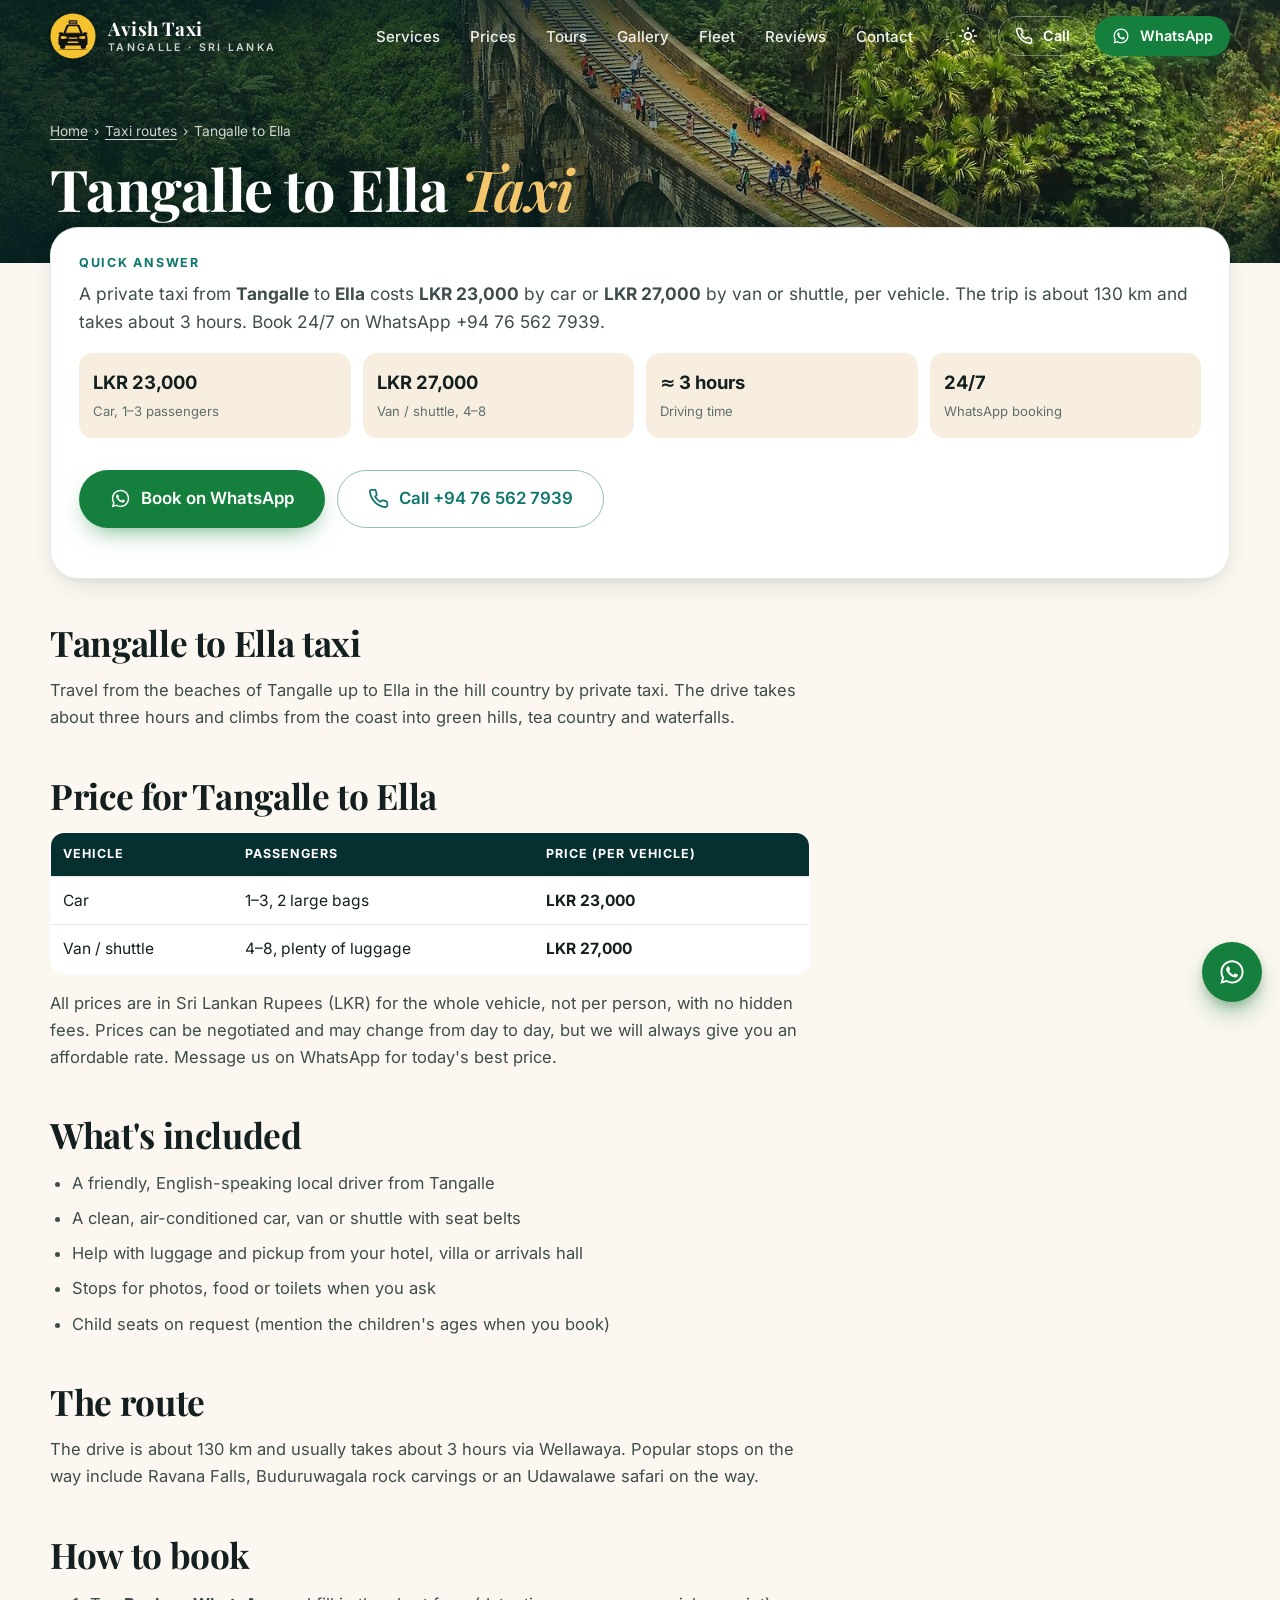
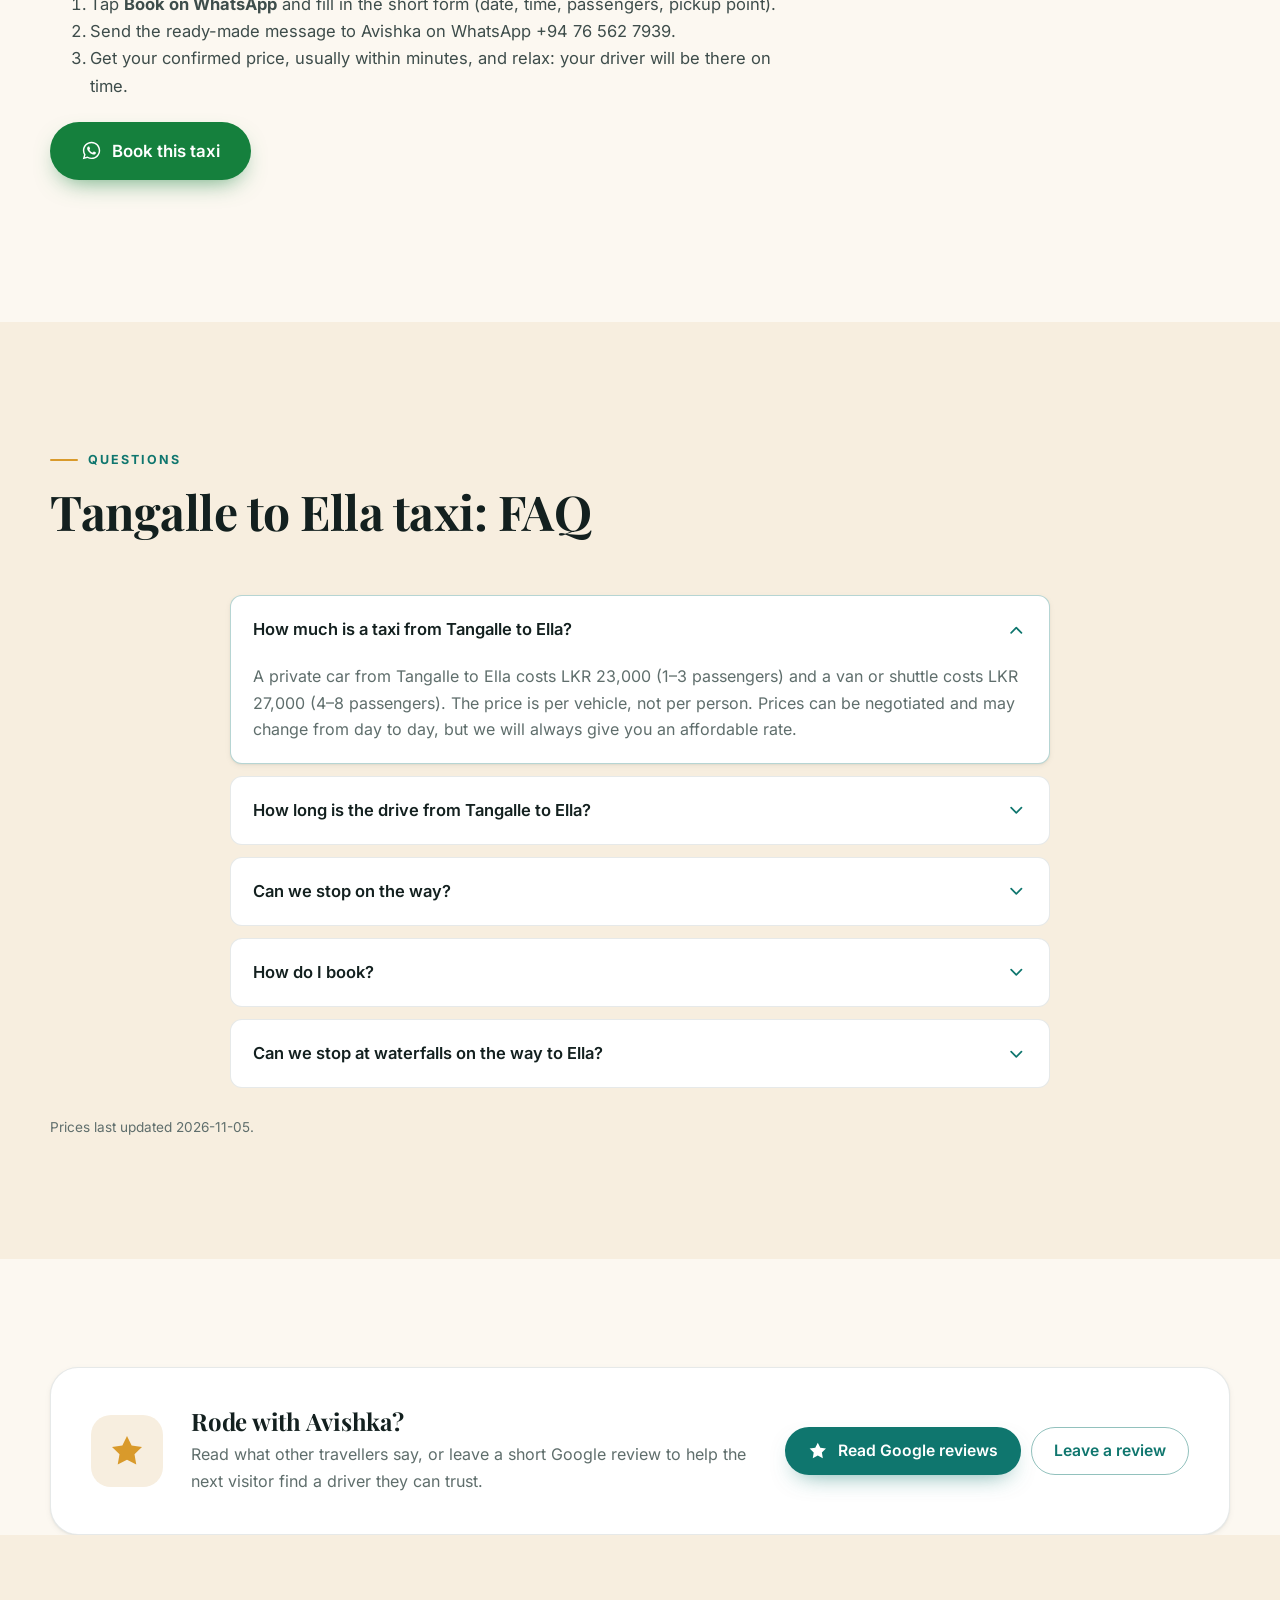
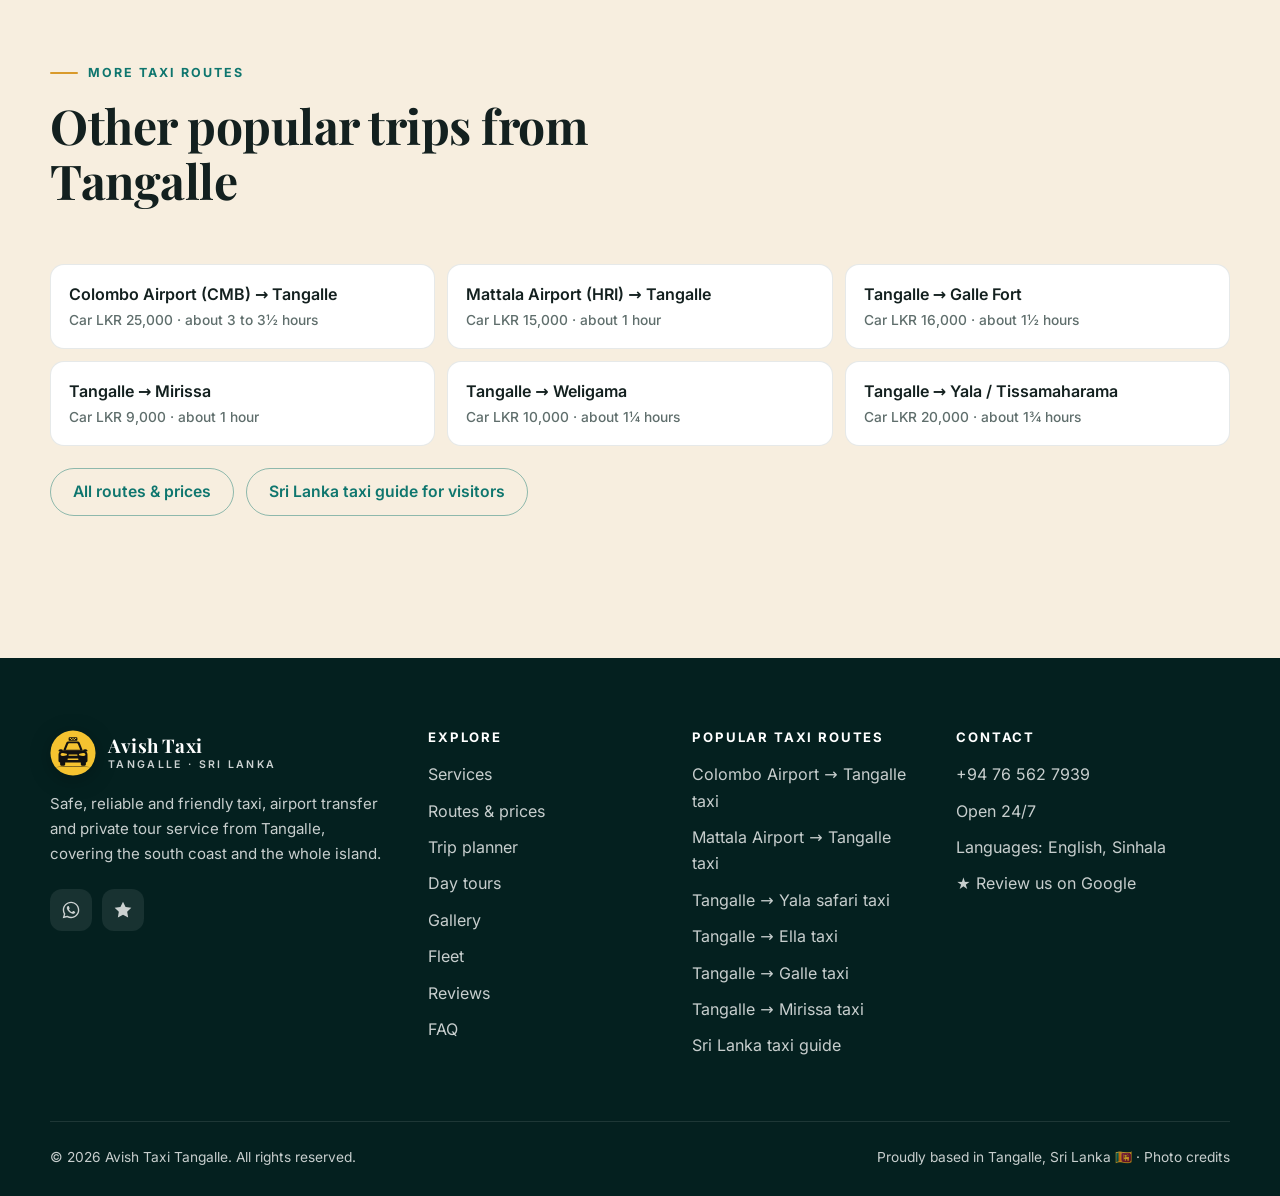
<file: tangalle-to-ella-taxi/index.html>
<!DOCTYPE html>
<html lang="en" data-theme="light">
<head>
<meta charset="utf-8">
<meta name="viewport" content="width=device-width, initial-scale=1, viewport-fit=cover">
<title>Tangalle to Ella Taxi | Car LKR 23,000 · Avish Taxi</title>
<meta name="description" content="Private taxi from Tangalle to Ella, Sri Lanka: car LKR 23,000, van or shuttle LKR 27,000, about 3 hours. English-speaking local driver, clean AC vehicle, 24/7 WhatsApp booking.">
<meta name="robots" content="index, follow, max-image-preview:large, max-snippet:-1">
<meta name="theme-color" content="#0F766E">
<meta name="geo.region" content="LK-31">
<meta name="geo.placename" content="Tangalle">
<link rel="canonical" href="https://avishtaxi.github.io/tangalle-to-ella-taxi/">
<link rel="alternate" hreflang="en" href="https://avishtaxi.github.io/tangalle-to-ella-taxi/">
<meta property="og:type" content="website">
<meta property="og:site_name" content="Avish Taxi Tangalle">
<meta property="og:title" content="Tangalle to Ella Taxi | Car LKR 23,000 · Avish Taxi">
<meta property="og:description" content="Private taxi from Tangalle to Ella, Sri Lanka: car LKR 23,000, van or shuttle LKR 27,000, about 3 hours. English-speaking local driver, clean AC vehicle, 24/7 WhatsApp booking.">
<meta property="og:url" content="https://avishtaxi.github.io/tangalle-to-ella-taxi/">
<meta property="og:image" content="https://avishtaxi.github.io/images/og-image.jpg">
<meta property="og:image:width" content="1200">
<meta property="og:image:height" content="630">
<meta property="og:locale" content="en_GB">
<meta name="twitter:card" content="summary_large_image">
<link rel="icon" href="/favicon.svg" type="image/svg+xml">
<link rel="icon" href="/favicon-32.png" sizes="32x32" type="image/png">
<link rel="apple-touch-icon" href="/apple-touch-icon.png">
<link rel="manifest" href="/site.webmanifest">
<link rel="preload" href="/fonts/inter.woff2" as="font" type="font/woff2" crossorigin>
<link rel="preload" href="/fonts/playfair.woff2" as="font" type="font/woff2" crossorigin>
<script>(function(){try{var t=localStorage.getItem("avish-theme")||(matchMedia("(prefers-color-scheme: dark)").matches?"dark":"light");document.documentElement.setAttribute("data-theme",t);}catch(e){}})();</script>
<link rel="stylesheet" href="/assets/site.css">
<script type="application/ld+json">
{
 "@context": "https://schema.org",
 "@graph": [
  {
   "@type": [
    "Service",
    "TaxiService"
   ],
   "@id": "https://avishtaxi.github.io/tangalle-to-ella-taxi/#service",
   "name": "Tangalle to Ella taxi",
   "serviceType": "Private taxi transfer",
   "provider": {
    "@id": "https://avishtaxi.github.io/#business"
   },
   "url": "https://avishtaxi.github.io/tangalle-to-ella-taxi/",
   "description": "Travel from the beaches of Tangalle up to Ella in the hill country by private taxi. The drive takes about three hours and climbs from the coast into green hills, tea country and waterfalls.",
   "areaServed": [
    {
     "@type": "Place",
     "name": "Tangalle"
    },
    {
     "@type": "Place",
     "name": "Ella"
    }
   ],
   "availableLanguage": [
    "English",
    "Sinhala"
   ],
   "offers": [
    {
     "@type": "Offer",
     "name": "Tangalle to Ella by car (1–3 passengers)",
     "price": 23000,
     "priceCurrency": "LKR",
     "availability": "https://schema.org/InStock"
    },
    {
     "@type": "Offer",
     "name": "Tangalle to Ella by van or shuttle (4–8 passengers)",
     "price": 27000,
     "priceCurrency": "LKR",
     "availability": "https://schema.org/InStock"
    }
   ]
  },
  {
   "@type": "WebPage",
   "@id": "https://avishtaxi.github.io/tangalle-to-ella-taxi/#webpage",
   "url": "https://avishtaxi.github.io/tangalle-to-ella-taxi/",
   "name": "Tangalle to Ella Taxi | Car LKR 23,000 · Avish Taxi",
   "description": "Private taxi from Tangalle to Ella, Sri Lanka: car LKR 23,000, van or shuttle LKR 27,000, about 3 hours. English-speaking local driver, clean AC vehicle, 24/7 WhatsApp booking.",
   "isPartOf": {
    "@id": "https://avishtaxi.github.io/#website"
   },
   "about": {
    "@id": "https://avishtaxi.github.io/tangalle-to-ella-taxi/#service"
   },
   "inLanguage": "en",
   "dateModified": "2026-11-05",
   "primaryImageOfPage": {
    "@type": "ImageObject",
    "url": "https://avishtaxi.github.io/images/round-tour.jpg"
   }
  },
  {
   "@type": "BreadcrumbList",
   "itemListElement": [
    {
     "@type": "ListItem",
     "position": 1,
     "name": "Home",
     "item": "https://avishtaxi.github.io/"
    },
    {
     "@type": "ListItem",
     "position": 2,
     "name": "Taxi routes",
     "item": "https://avishtaxi.github.io/#pricing"
    },
    {
     "@type": "ListItem",
     "position": 3,
     "name": "Tangalle to Ella",
     "item": "https://avishtaxi.github.io/tangalle-to-ella-taxi/"
    }
   ]
  },
  {
   "@type": "FAQPage",
   "mainEntity": [
    {
     "@type": "Question",
     "name": "How much is a taxi from Tangalle to Ella?",
     "acceptedAnswer": {
      "@type": "Answer",
      "text": "A private car from Tangalle to Ella costs LKR 23,000 (1–3 passengers) and a van or shuttle costs LKR 27,000 (4–8 passengers). The price is per vehicle, not per person. Prices can be negotiated and may change from day to day, but we will always give you an affordable rate."
     }
    },
    {
     "@type": "Question",
     "name": "How long is the drive from Tangalle to Ella?",
     "acceptedAnswer": {
      "@type": "Answer",
      "text": "It is about 130 km and usually takes about 3 hours via Wellawaya, depending on traffic and stops."
     }
    },
    {
     "@type": "Question",
     "name": "Can we stop on the way?",
     "acceptedAnswer": {
      "@type": "Answer",
      "text": "Yes. Popular stops include Ravana Falls, Buduruwagala rock carvings or an Udawalawe safari on the way. Tell us when you book and we will plan the time."
     }
    },
    {
     "@type": "Question",
     "name": "How do I book?",
     "acceptedAnswer": {
      "@type": "Answer",
      "text": "Tap Book on WhatsApp, fill in the short form and send the message to Avishka on +94 76 562 7939. You get a confirmed price, usually within minutes. Booking is available 24/7."
     }
    },
    {
     "@type": "Question",
     "name": "Can we stop at waterfalls on the way to Ella?",
     "acceptedAnswer": {
      "@type": "Answer",
      "text": "Yes. Ravana Falls is right on the road into Ella, and other stops can be added on request."
     }
    }
   ]
  }
 ]
}
</script>
</head>
<body class="no-js">
<a class="skip" href="#main">Skip to content</a>
<!-- ============ Icon sprite (inline SVG, no external requests) ============ -->
<svg width="0" height="0" style="position:absolute" aria-hidden="true">
  <defs>
    <symbol id="logo" viewBox="0 0 100 100"><circle cx="50" cy="50" r="49" fill="#F5C330"/> <rect x="40.5" y="15.5" width="19" height="8" rx="2" fill="#111"/> <g fill="#F5C330"> <rect x="43" y="17.5" width="2.8" height="2"/><rect x="48.6" y="17.5" width="2.8" height="2"/><rect x="54.2" y="17.5" width="2.8" height="2"/> <rect x="45.8" y="19.5" width="2.8" height="2"/><rect x="51.4" y="19.5" width="2.8" height="2"/> </g> <path d="M28.5 45 L35.5 27.6 Q36.6 25 39.6 25 L60.4 25 Q63.4 25 64.5 27.6 L71.5 45 Z" fill="#111"/> <path d="M34.3 43 L39.4 30.4 Q40 29 41.6 29 L58.4 29 Q60 29 60.6 30.4 L65.7 43 Z" fill="#F5C330"/> <path d="M27 42.5 Q20.5 41 18.5 44.5 Q18 46.8 21 47 L28.5 47 Z" fill="#111"/> <path d="M73 42.5 Q79.5 41 81.5 44.5 Q82 46.8 79 47 L71.5 47 Z" fill="#111"/> <path d="M18.5 54 Q18.5 45.5 27 44.5 L73 44.5 Q81.5 45.5 81.5 54 L81.5 67 Q81.5 70.5 78 70.5 L22 70.5 Q18.5 70.5 18.5 67 Z" fill="#111"/> <path d="M23 52.5 Q24 50 28 50.2 L36 51.5 Q38 52.5 36.5 55 Q30 57 25 56.2 Q22.5 55.5 23 52.5 Z" fill="#F5C330"/> <path d="M77 52.5 Q76 50 72 50.2 L64 51.5 Q62 52.5 63.5 55 Q70 57 75 56.2 Q77.5 55.5 77 52.5 Z" fill="#F5C330"/> <rect x="40" y="53" width="20" height="3" rx="1.5" fill="#F5C330"/> <rect x="38" y="62" width="24" height="3.2" rx="1.6" fill="#F5C330"/> <rect x="22" y="68" width="11" height="9.5" rx="2.5" fill="#111"/> <rect x="67" y="68" width="11" height="9.5" rx="2.5" fill="#111"/> <path d="M10 81 Q50 75 90 81 Q50 78.2 10 81 Z" fill="#111"/></symbol>
    <symbol id="i-wa" viewBox="0 0 24 24"><path fill="currentColor" stroke="none" d="M12.04 2C6.58 2 2.13 6.45 2.13 11.91c0 1.75.46 3.45 1.32 4.95L2.05 22l5.25-1.38a9.9 9.9 0 0 0 4.74 1.21c5.46 0 9.91-4.45 9.91-9.91C21.95 6.45 17.5 2 12.04 2Zm0 18.15c-1.48 0-2.93-.4-4.2-1.15l-.3-.18-3.12.82.83-3.04-.2-.31a8.24 8.24 0 0 1-1.26-4.38c0-4.54 3.7-8.24 8.25-8.24 4.54 0 8.24 3.7 8.24 8.24 0 4.55-3.7 8.24-8.24 8.24Zm4.52-6.16c-.25-.12-1.46-.72-1.69-.81-.23-.08-.39-.12-.56.12-.17.25-.64.81-.78.97-.14.17-.29.19-.54.06-.25-.12-1.05-.39-1.99-1.23-.74-.66-1.23-1.47-1.38-1.72-.14-.25-.02-.38.11-.51.11-.11.25-.29.37-.43.13-.15.17-.25.25-.42.08-.17.04-.31-.02-.43-.06-.13-.56-1.34-.76-1.84-.2-.48-.41-.42-.56-.43h-.48c-.17 0-.43.06-.66.31-.22.25-.86.85-.86 2.07 0 1.22.89 2.4 1.01 2.56.12.17 1.75 2.67 4.23 3.74.59.26 1.05.41 1.41.52.59.19 1.13.16 1.56.1.48-.07 1.46-.6 1.67-1.18.21-.58.21-1.07.14-1.18-.06-.1-.23-.16-.48-.29Z"/></symbol>
    <symbol id="i-phone" viewBox="0 0 24 24"><path d="M22 16.92v3a2 2 0 0 1-2.18 2 19.79 19.79 0 0 1-8.63-3.07 19.5 19.5 0 0 1-6-6 19.79 19.79 0 0 1-3.07-8.67A2 2 0 0 1 4.11 2h3a2 2 0 0 1 2 1.72c.13.96.36 1.9.7 2.81a2 2 0 0 1-.45 2.11L8.09 9.91a16 16 0 0 0 6 6l1.27-1.27a2 2 0 0 1 2.11-.45c.91.34 1.85.57 2.81.7A2 2 0 0 1 22 16.92z"/></symbol>
    <symbol id="i-mail" viewBox="0 0 24 24"><rect x="2" y="4" width="20" height="16" rx="2"/><path d="m22 7-10 6L2 7"/></symbol>
    <symbol id="i-plane" viewBox="0 0 24 24"><path d="M17.8 19.2 16 11l3.5-3.5C21 6 21.5 4 21 3c-1-.5-3 0-4.5 1.5L13 8 4.8 6.2c-.5-.1-.9.1-1.1.5l-.3.5c-.2.5-.1 1 .3 1.3L9 12l-2 3H4l-1 1 3 2 2 3 1-1v-3l3-2 3.5 5.3c.3.4.8.5 1.3.3l.5-.2c.4-.3.6-.7.5-1.2z"/></symbol>
    <symbol id="i-car" viewBox="0 0 24 24"><path d="M19 17h2c.6 0 1-.4 1-1v-3c0-.9-.7-1.7-1.5-1.9C18.7 10.6 16 10 16 10s-1.3-1.4-2.2-2.3c-.5-.4-1.1-.7-1.8-.7H5c-.6 0-1.1.4-1.4.9l-1.4 2.9A3.7 3.7 0 0 0 2 12v4c0 .6.4 1 1 1h2"/><circle cx="7" cy="17" r="2"/><path d="M9 17h6"/><circle cx="17" cy="17" r="2"/></symbol>
    <symbol id="i-route" viewBox="0 0 24 24"><circle cx="6" cy="19" r="3"/><path d="M9 19h8.5a3.5 3.5 0 0 0 0-7h-11a3.5 3.5 0 0 1 0-7H15"/><circle cx="18" cy="5" r="3"/></symbol>
    <symbol id="i-binoc" viewBox="0 0 24 24"><circle cx="6" cy="16" r="4"/><circle cx="18" cy="16" r="4"/><path d="M10 16h4M2.6 14 5 5h3.5l1 8M21.4 14 19 5h-3.5l-1 8"/></symbol>
    <symbol id="i-map" viewBox="0 0 24 24"><path d="m3 6 6-3 6 3 6-3v15l-6 3-6-3-6 3z"/><path d="M9 3v15M15 6v15"/></symbol>
    <symbol id="i-home" viewBox="0 0 24 24"><path d="m3 9 9-7 9 7v11a2 2 0 0 1-2 2H5a2 2 0 0 1-2-2z"/><path d="M9 22V12h6v10"/></symbol>
    <symbol id="i-clock" viewBox="0 0 24 24"><circle cx="12" cy="12" r="10"/><path d="M12 6v6l4 2"/></symbol>
    <symbol id="i-shield" viewBox="0 0 24 24"><path d="M12 22s8-4 8-10V5l-8-3-8 3v7c0 6 8 10 8 10z"/><path d="m9 12 2 2 4-4"/></symbol>
    <symbol id="i-spark" viewBox="0 0 24 24"><path d="M12 3l1.9 5.8L20 10.5l-6.1 1.7L12 18l-1.9-5.8L4 10.5l6.1-1.7z"/><path d="M19 3v4M21 5h-4M5 17v4M7 19H3"/></symbol>
    <symbol id="i-tag" viewBox="0 0 24 24"><path d="M20.6 13.4 13.4 20.6a2 2 0 0 1-2.8 0L2 12V2h10l8.6 8.6a2 2 0 0 1 0 2.8z"/><circle cx="7" cy="7" r="1.5"/></symbol>
    <symbol id="i-heart" viewBox="0 0 24 24"><path d="M19 14c1.5-1.5 3-3.2 3-5.5A5.5 5.5 0 0 0 16.5 3c-1.8 0-3 .5-4.5 2-1.5-1.5-2.7-2-4.5-2A5.5 5.5 0 0 0 2 8.5c0 2.3 1.5 4 3 5.5l7 7z"/></symbol>
    <symbol id="i-pin" viewBox="0 0 24 24"><path d="M20 10c0 6-8 12-8 12s-8-6-8-12a8 8 0 0 1 16 0z"/><circle cx="12" cy="10" r="3"/></symbol>
    <symbol id="i-star" viewBox="0 0 24 24"><path fill="currentColor" stroke="none" d="m12 2 3.09 6.26L22 9.27l-5 4.87 1.18 6.88L12 17.77l-6.18 3.25L7 14.14 2 9.27l6.91-1.01z"/></symbol>
    <symbol id="i-users" viewBox="0 0 24 24"><path d="M16 21v-2a4 4 0 0 0-4-4H6a4 4 0 0 0-4 4v2"/><circle cx="9" cy="7" r="4"/><path d="M22 21v-2a4 4 0 0 0-3-3.87M16 3.13a4 4 0 0 1 0 7.75"/></symbol>
    <symbol id="i-bag" viewBox="0 0 24 24"><rect x="3" y="7" width="18" height="14" rx="2"/><path d="M16 21V5a2 2 0 0 0-2-2h-4a2 2 0 0 0-2 2v16"/></symbol>
    <symbol id="i-snow" viewBox="0 0 24 24"><path d="M2 12h20M12 2v20M20 16l-4-4 4-4M4 8l4 4-4 4M16 4l-4 4-4-4M8 20l4-4 4 4"/></symbol>
    <symbol id="i-check" viewBox="0 0 24 24"><path d="M20 6 9 17l-5-5"/></symbol>
    <symbol id="i-menu" viewBox="0 0 24 24"><path d="M4 6h16M4 12h16M4 18h16"/></symbol>
    <symbol id="i-x" viewBox="0 0 24 24"><path d="M18 6 6 18M6 6l12 12"/></symbol>
    <symbol id="i-sun" viewBox="0 0 24 24"><circle cx="12" cy="12" r="4"/><path d="M12 2v2M12 20v2M4.93 4.93l1.41 1.41M17.66 17.66l1.41 1.41M2 12h2M20 12h2M6.34 17.66l-1.41 1.41M19.07 4.93l-1.41 1.41"/></symbol>
    <symbol id="i-moon" viewBox="0 0 24 24"><path d="M12 3a6 6 0 0 0 9 9 9 9 0 1 1-9-9z"/></symbol>
    <symbol id="i-arrow" viewBox="0 0 24 24"><path d="M5 12h14M12 5l7 7-7 7"/></symbol>
    <symbol id="i-globe" viewBox="0 0 24 24"><circle cx="12" cy="12" r="10"/><path d="M2 12h20M12 2a15.3 15.3 0 0 1 4 10 15.3 15.3 0 0 1-4 10 15.3 15.3 0 0 1-4-10 15.3 15.3 0 0 1 4-10z"/></symbol>
    <symbol id="i-waves" viewBox="0 0 24 24"><path d="M2 6c.6.5 1.2 1 2.5 1C7 7 7 5 9.5 5c2.6 0 2.4 2 5 2 2.5 0 2.5-2 5-2 1.3 0 1.9.5 2.5 1M2 12c.6.5 1.2 1 2.5 1 2.5 0 2.5-2 5-2 2.6 0 2.4 2 5 2 2.5 0 2.5-2 5-2 1.3 0 1.9.5 2.5 1M2 18c.6.5 1.2 1 2.5 1 2.5 0 2.5-2 5-2 2.6 0 2.4 2 5 2 2.5 0 2.5-2 5-2 1.3 0 1.9.5 2.5 1"/></symbol>
    <symbol id="i-fort" viewBox="0 0 24 24"><path d="M3 22h18M6 18v-7M10 18v-7M14 18v-7M18 18v-7M12 2l8 5H4z"/></symbol>
    <symbol id="i-mountain" viewBox="0 0 24 24"><path d="m8 3 4 8 5-5 5 15H2L8 3z"/></symbol>
    <symbol id="i-calendar" viewBox="0 0 24 24"><rect x="3" y="4" width="18" height="18" rx="2"/><path d="M16 2v4M8 2v4M3 10h18"/></symbol>
    <symbol id="i-chev" viewBox="0 0 24 24"><path d="m6 9 6 6 6-6"/></symbol>
    <symbol id="i-fb" viewBox="0 0 24 24"><path d="M18 2h-3a5 5 0 0 0-5 5v3H7v4h3v8h4v-8h3l1-4h-4V7a1 1 0 0 1 1-1h3z"/></symbol>
    <symbol id="i-ig" viewBox="0 0 24 24"><rect x="2" y="2" width="20" height="20" rx="5"/><path d="M16 11.37A4 4 0 1 1 12.63 8 4 4 0 0 1 16 11.37zM17.5 6.5h.01"/></symbol>
    <symbol id="i-quote" viewBox="0 0 24 24"><path fill="currentColor" stroke="none" d="M7.2 6C4.3 7.3 2.5 9.8 2.5 13.2V18h6.3v-6.1H5.6c.1-1.9 1.2-3.3 3-4.1zm10 0c-2.9 1.3-4.7 3.8-4.7 7.2V18h6.3v-6.1h-3.2c.1-1.9 1.2-3.3 3-4.1z"/></symbol>
    <symbol id="i-send" viewBox="0 0 24 24"><path d="m22 2-7 20-4-9-9-4z"/><path d="M22 2 11 13"/></symbol>
    <symbol id="i-palm" viewBox="0 0 24 24"><path d="M13 8c0-2.76-2.46-5-5.5-5S2 5.24 2 8h2l1-1 1 1h4"/><path d="M13 7.14A5.82 5.82 0 0 1 16.5 6c3.04 0 5.5 2.24 5.5 5h-3l-1-1-1 1h-3"/><path d="M5.89 9.71c-2.15 2.15-2.3 5.47-.35 7.43l4.24-4.25.7-.7.71-.71 2.12-2.12c-1.95-1.96-5.27-1.8-7.42.35z"/><path d="M11 15.5c.5 2.5-.17 4.5-1 6.5h4c2-5.5-.5-12-1-14"/></symbol>
  </defs>
</svg>

<header class="nav" id="nav">
  <div class="wrap">
    <a class="brand" href="/">
      <span class="brand-mark" aria-hidden="true"><svg viewBox="0 0 100 100"><use href="#logo"/></svg>
      </span>
      <span class="brand-text"><b>Avish Taxi</b><small>Tangalle · Sri Lanka</small></span>
    </a>

    <nav aria-label="Main">
      <ul class="nav-links">
        <li><a href="/#services">Services</a></li>
        <li><a href="/#pricing">Prices</a></li>
        <li><a href="/#tours">Tours</a></li>
        <li><a href="/#gallery">Gallery</a></li>
        <li><a href="/#fleet">Fleet</a></li>
        <li><a href="/#reviews">Reviews</a></li>
        <li><a href="/#contact">Contact</a></li>
      </ul>
    </nav>

    <div class="nav-actions">
      <button class="icon-btn theme-toggle" type="button" aria-label="Switch between light and dark mode">
        <svg class="icon sun"><use href="#i-sun"/></svg><svg class="icon moon"><use href="#i-moon"/></svg>
      </button>
      <a class="btn btn-sm nav-call" href="tel:+94765627939" data-tel aria-label="Call Avishka">
        <svg class="icon"><use href="#i-phone"/></svg><span class="label">Call</span>
      </a>
      <a class="btn btn-sm btn-wa" href="https://wa.me/94765627939" data-wa="Hi Avishka, I'd like to book a taxi from [location] to [destination] on [date]." data-book="taxi" target="_blank" rel="noopener" aria-label="Book on WhatsApp">
        <svg class="icon"><use href="#i-wa"/></svg><span class="label">WhatsApp</span>
      </a>
      <button class="icon-btn menu-btn" type="button" aria-label="Open menu" aria-expanded="false" aria-controls="mobile-menu">
        <svg class="icon"><use href="#i-menu"/></svg>
      </button>
    </div>
  </div>
</header>

<div class="mobile-menu" id="mobile-menu" hidden>
  <a class="link" href="/">Home <svg class="icon"><use href="#i-arrow"/></svg></a>
  <a class="link" href="/#services">Services <svg class="icon"><use href="#i-arrow"/></svg></a>
  <a class="link" href="/#pricing">Routes &amp; Prices <svg class="icon"><use href="#i-arrow"/></svg></a>
  <a class="link" href="/#planner">Trip planner <svg class="icon"><use href="#i-arrow"/></svg></a>
  <a class="link" href="/#tours">Tours <svg class="icon"><use href="#i-arrow"/></svg></a>
  <a class="link" href="/#gallery">Gallery <svg class="icon"><use href="#i-arrow"/></svg></a>
  <a class="link" href="/#fleet">Fleet <svg class="icon"><use href="#i-arrow"/></svg></a>
  <a class="link" href="/#reviews">Reviews <svg class="icon"><use href="#i-arrow"/></svg></a>
  <a class="link" href="/#contact">Contact <svg class="icon"><use href="#i-arrow"/></svg></a>
  <a class="link" href="/sri-lanka-taxi-guide/">Sri Lanka taxi guide <svg class="icon"><use href="#i-arrow"/></svg></a>
  <div class="row">
    <a class="btn btn-outline" href="tel:+94765627939" data-tel><svg class="icon"><use href="#i-phone"/></svg>Call</a>
    <a class="btn btn-wa" href="https://wa.me/94765627939" data-wa="Hi Avishka, I'd like to book a taxi from [location] to [destination] on [date]." data-book="taxi" target="_blank" rel="noopener"><svg class="icon"><use href="#i-wa"/></svg>WhatsApp</a>
  </div>
</div>

<main id="main">
<section class="hero sub" aria-labelledby="page-title">
  <div class="hero-media"><picture><source type="image/avif" srcset="/images/round-tour-800.avif 800w, /images/round-tour-1200.avif 1200w, /images/round-tour-1600.avif 1600w" sizes="100vw"><source type="image/webp" srcset="/images/round-tour-800.webp 800w, /images/round-tour-1200.webp 1200w, /images/round-tour-1600.webp 1600w" sizes="100vw"><img src="/images/round-tour-1200.jpg" alt="The Nine Arches Bridge in Ella" width="1600" height="1000" fetchpriority="high" decoding="async"></picture></div>
  <div class="wrap">
    <div class="hero-content">
      <nav class="crumbs" aria-label="Breadcrumb"><a href="/">Home</a> <span aria-hidden="true">›</span> <a href="/#pricing">Taxi routes</a> <span aria-hidden="true">›</span> <span aria-current="page">Tangalle to Ella</span></nav>
      <h1 id="page-title">Tangalle to Ella <em>Taxi</em></h1>
    </div>
  </div>
</section>
<section class="section" style="padding-top:0">
  <div class="wrap">
    <div class="answer">
      <h2>Quick answer</h2>
      <p>A private taxi from <strong>Tangalle</strong> to <strong>Ella</strong> costs <strong>LKR 23,000</strong> by car or <strong>LKR 27,000</strong> by van or shuttle, per vehicle. The trip is about 130 km and takes about 3 hours. Book 24/7 on WhatsApp +94 76 562 7939.</p>
      <div class="facts-row">
        <div><b>LKR 23,000</b><span>Car, 1–3 passengers</span></div>
        <div><b>LKR 27,000</b><span>Van / shuttle, 4–8</span></div>
        <div><b>≈ 3 hours</b><span>Driving time</span></div>
        <div><b>24/7</b><span>WhatsApp booking</span></div>
      </div>
      <p class="cta-row"><a class="btn btn-wa btn-lg" href="https://wa.me/94765627939" data-wa="Hi Avishka, I&#x27;d like to book a taxi from Tangalle to Ella on [date]." data-book="route" data-from="Tangalle" data-to="Ella" target="_blank" rel="noopener"><svg class="icon"><use href="#i-wa"/></svg>Book on WhatsApp</a><a class="btn btn-outline btn-lg" href="tel:+94765627939" data-tel><svg class="icon"><use href="#i-phone"/></svg>Call +94 76 562 7939</a></p>
    </div>

    <div class="prose">
      <h2>Tangalle to Ella taxi</h2>
      <p>Travel from the beaches of Tangalle up to Ella in the hill country by private taxi. The drive takes about three hours and climbs from the coast into green hills, tea country and waterfalls.</p>

      <h2>Price for Tangalle to Ella</h2>
      <div class="pt-wrap"><table class="pt">
        <thead><tr><th scope="col">Vehicle</th><th scope="col">Passengers</th><th scope="col">Price (per vehicle)</th></tr></thead>
        <tbody>
          <tr><td>Car</td><td>1–3, 2 large bags</td><td><strong>LKR 23,000</strong></td></tr>
          <tr><td>Van / shuttle</td><td>4–8, plenty of luggage</td><td><strong>LKR 27,000</strong></td></tr>
        </tbody>
      </table></div>
      <p>All prices are in Sri Lankan Rupees (LKR) for the whole vehicle, not per person, with no hidden fees. Prices can be negotiated and may change from day to day, but we will always give you an affordable rate. Message us on WhatsApp for today&#39;s best price.</p>

      <h2>What&#39;s included</h2>
      <ul class="dots">
        <li>A friendly, English-speaking local driver from Tangalle</li>
        <li>A clean, air-conditioned car, van or shuttle with seat belts</li>
        <li>Help with luggage and pickup from your hotel, villa or arrivals hall</li>
        <li>Stops for photos, food or toilets when you ask</li>
        <li>Child seats on request (mention the children&#39;s ages when you book)</li>
      </ul>

      <h2>The route</h2>
      <p>The drive is about 130 km and usually takes about 3 hours via Wellawaya. Popular stops on the way include Ravana Falls, Buduruwagala rock carvings or an Udawalawe safari on the way.</p>

      <h2>How to book</h2>
      <ol class="dots" style="list-style:decimal">
        <li>Tap <strong>Book on WhatsApp</strong> and fill in the short form (date, time, passengers, pickup point).</li>
        <li>Send the ready-made message to Avishka on WhatsApp +94 76 562 7939.</li>
        <li>Get your confirmed price, usually within minutes, and relax: your driver will be there on time.</li>
      </ol>
      <p class="cta-row"><a class="btn btn-wa btn-lg" href="https://wa.me/94765627939" data-wa="Hi Avishka, I&#x27;d like to book a taxi from Tangalle to Ella on [date]." data-book="route" data-from="Tangalle" data-to="Ella" target="_blank" rel="noopener"><svg class="icon"><use href="#i-wa"/></svg>Book this taxi</a></p>
    </div>
  </div>
</section>

<section class="section alt" aria-labelledby="faq-title">
  <div class="wrap">
    <div class="section-head"><span class="eyebrow">Questions</span><h2 id="faq-title">Tangalle to Ella taxi: FAQ</h2></div>
    <div class="faq">
      <details open>
        <summary>How much is a taxi from Tangalle to Ella?<svg class="icon"><use href="#i-chev"/></svg></summary>
        <p>A private car from Tangalle to Ella costs LKR 23,000 (1–3 passengers) and a van or shuttle costs LKR 27,000 (4–8 passengers). The price is per vehicle, not per person. Prices can be negotiated and may change from day to day, but we will always give you an affordable rate.</p>
      </details>
      <details>
        <summary>How long is the drive from Tangalle to Ella?<svg class="icon"><use href="#i-chev"/></svg></summary>
        <p>It is about 130 km and usually takes about 3 hours via Wellawaya, depending on traffic and stops.</p>
      </details>
      <details>
        <summary>Can we stop on the way?<svg class="icon"><use href="#i-chev"/></svg></summary>
        <p>Yes. Popular stops include Ravana Falls, Buduruwagala rock carvings or an Udawalawe safari on the way. Tell us when you book and we will plan the time.</p>
      </details>
      <details>
        <summary>How do I book?<svg class="icon"><use href="#i-chev"/></svg></summary>
        <p>Tap Book on WhatsApp, fill in the short form and send the message to Avishka on +94 76 562 7939. You get a confirmed price, usually within minutes. Booking is available 24/7.</p>
      </details>
      <details>
        <summary>Can we stop at waterfalls on the way to Ella?<svg class="icon"><use href="#i-chev"/></svg></summary>
        <p>Yes. Ravana Falls is right on the road into Ella, and other stops can be added on request.</p>
      </details>
    </div>
    <p class="updated">Prices last updated 2026-11-05.</p>
  </div>
</section>

<section class="section" aria-labelledby="rev-title" style="padding-top:clamp(48px,7vw,80px);padding-bottom:0">
  <div class="wrap">
    <div class="review-cta">
      <span class="g" aria-hidden="true"><svg class="icon fill"><use href="#i-star"/></svg></span>
      <div>
        <h2 id="rev-title" style="font-family:var(--font-serif);font-size:1.5rem;margin-bottom:6px">Rode with Avishka?</h2>
        <p>Read what other travellers say, or leave a short Google review to help the next visitor find a driver they can trust.</p>
      </div>
      <div class="actions">
        <a class="btn btn-primary" href="https://g.page/r/CVZ3o3eDvxQkEBM" target="_blank" rel="noopener"><svg class="icon fill"><use href="#i-star"/></svg>Read Google reviews</a>
        <a class="btn btn-outline" href="https://g.page/r/CVZ3o3eDvxQkEBM/review" target="_blank" rel="noopener">Leave a review</a>
      </div>
    </div>
  </div>
</section>

<section class="section alt" aria-labelledby="more-title">
  <div class="wrap">
    <div class="section-head"><span class="eyebrow">More taxi routes</span><h2 id="more-title">Other popular trips from Tangalle</h2></div>
    <div class="related">
      <a href="/colombo-airport-to-tangalle-taxi/">Colombo Airport (CMB) → Tangalle<span>Car LKR 25,000 · about 3 to 3½ hours</span></a>
      <a href="/mattala-airport-to-tangalle-taxi/">Mattala Airport (HRI) → Tangalle<span>Car LKR 15,000 · about 1 hour</span></a>
      <a href="/tangalle-to-galle-taxi/">Tangalle → Galle Fort<span>Car LKR 16,000 · about 1½ hours</span></a>
      <a href="/tangalle-to-mirissa-taxi/">Tangalle → Mirissa<span>Car LKR 9,000 · about 1 hour</span></a>
      <a href="/tangalle-to-weligama-taxi/">Tangalle → Weligama<span>Car LKR 10,000 · about 1¼ hours</span></a>
      <a href="/tangalle-to-yala-taxi/">Tangalle → Yala / Tissamaharama<span>Car LKR 20,000 · about 1¾ hours</span></a>
    </div>
    <p class="cta-row"><a class="btn btn-outline" href="/#pricing">All routes &amp; prices</a><a class="btn btn-outline" href="/sri-lanka-taxi-guide/">Sri Lanka taxi guide for visitors</a></p>
  </div>
</section>

</main>

<footer class="footer">
  <div class="wrap">
    <div class="cols">
      <div>
        <a class="brand" href="/">
          <span class="brand-mark" aria-hidden="true"><svg viewBox="0 0 100 100"><use href="#logo"/></svg></span>
          <span class="brand-text"><b>Avish Taxi</b><small>Tangalle · Sri Lanka</small></span>
        </a>
        <p>Safe, reliable and friendly taxi, airport transfer and private tour service from Tangalle, covering the south coast and the whole island.</p>
        <div class="socials" id="socials">
          <a href="https://wa.me/94765627939" data-wa="Hi Avishka!" data-book="hello" target="_blank" rel="noopener" aria-label="WhatsApp"><svg class="icon"><use href="#i-wa"/></svg></a>
          <a href="https://g.page/r/CVZ3o3eDvxQkEBM/review" target="_blank" rel="noopener" aria-label="Review Avish Taxi on Google" title="Review us on Google"><svg class="icon fill"><use href="#i-star"/></svg></a>
          <a href="#" data-social="facebook" target="_blank" rel="noopener" aria-label="Facebook" hidden><svg class="icon"><use href="#i-fb"/></svg></a>
          <a href="#" data-social="instagram" target="_blank" rel="noopener" aria-label="Instagram" hidden><svg class="icon"><use href="#i-ig"/></svg></a>
          <a href="/#contact" data-mail hidden aria-label="Email"><svg class="icon"><use href="#i-mail"/></svg></a>
        </div>
      </div>
      <div>
        <h2 class="f-h">Explore</h2>
        <ul>
          <li><a href="/#services">Services</a></li>
          <li><a href="/#pricing">Routes &amp; prices</a></li>
          <li><a href="/#planner">Trip planner</a></li>
          <li><a href="/#tours">Day tours</a></li>
          <li><a href="/#gallery">Gallery</a></li>
        <li><a href="/#fleet">Fleet</a></li>
          <li><a href="/#reviews">Reviews</a></li>
          <li><a href="/#faq">FAQ</a></li>
        </ul>
      </div>
      <div>
        <h2 class="f-h">Popular taxi routes</h2>
        <ul>
          <li><a href="/colombo-airport-to-tangalle-taxi/">Colombo Airport → Tangalle taxi</a></li>
          <li><a href="/mattala-airport-to-tangalle-taxi/">Mattala Airport → Tangalle taxi</a></li>
          <li><a href="/tangalle-to-yala-taxi/">Tangalle → Yala safari taxi</a></li>
          <li><a href="/tangalle-to-ella-taxi/">Tangalle → Ella taxi</a></li>
          <li><a href="/tangalle-to-galle-taxi/">Tangalle → Galle taxi</a></li>
          <li><a href="/tangalle-to-mirissa-taxi/">Tangalle → Mirissa taxi</a></li>
          <li><a href="/sri-lanka-taxi-guide/">Sri Lanka taxi guide</a></li>
        </ul>
      </div>
      <div>
        <h2 class="f-h">Contact</h2>
        <ul>
          <li><a href="tel:+94765627939" data-tel data-phone-text>+94 76 562 7939</a></li>
          <li><a href="/#contact" data-mail hidden data-mail-text></a></li>
          <li>Open 24/7</li>
          <li>Languages: English, Sinhala</li>
          <li><a href="https://g.page/r/CVZ3o3eDvxQkEBM/review" target="_blank" rel="noopener">★ Review us on Google</a></li>
        </ul>
      </div>
    </div>
    <div class="bottom">
      <span>© <span id="year">2026</span> Avish Taxi Tangalle. All rights reserved.</span>
      <span>Proudly based in Tangalle, Sri Lanka 🇱🇰 · <a href="/credits.html">Photo credits</a></span>
    </div>
  </div>
</footer>

<dialog class="bk" id="bk" aria-labelledby="bk-title">
  <form class="bk-form" id="bk-form" novalidate>
    <header class="bk-head">
      <div>
        <p class="bk-kicker" id="bk-kicker">Booking request</p>
        <h2 id="bk-title">Book a taxi</h2>
      </div>
      <button class="bk-x" type="button" data-bk-close aria-label="Close"><svg class="icon"><use href="#i-x"/></svg></button>
    </header>
    <div class="bk-body">
      <p class="bk-intro" id="bk-intro">A few quick details and we'll write the WhatsApp message for you.</p>
      <div class="bk-fields" id="bk-fields"></div>
      <details class="bk-preview" open>
        <summary>Your WhatsApp message</summary>
        <pre id="bk-msg" aria-live="polite"></pre>
      </details>
    </div>
    <footer class="bk-foot">
      <p class="bk-err" id="bk-err" role="alert"></p>
      <button class="btn btn-wa btn-block btn-lg" type="submit"><svg class="icon"><use href="#i-wa"/></svg>Send on WhatsApp</button>
      <p class="bk-note">Opens WhatsApp with your message ready. Just press send.</p>
    </footer>
  </form>
</dialog>

<nav class="mbar" id="mbar" aria-label="Quick booking">
  <a class="btn btn-outline" href="tel:+94765627939" data-tel><svg class="icon"><use href="#i-phone"/></svg>Call</a>
  <a class="btn btn-wa" href="https://wa.me/94765627939" data-wa="Hi Avishka, I'd like to book a taxi from [location] to [destination] on [date]." data-book="taxi" target="_blank" rel="noopener"><svg class="icon"><use href="#i-wa"/></svg>Book on WhatsApp</a>
</nav>

<a class="fab" id="fab" href="https://wa.me/94765627939" data-wa="Hi Avishka, I'd like to book a taxi from [location] to [destination] on [date]." data-book="taxi" target="_blank" rel="noopener" aria-label="Book on WhatsApp">
  <svg class="icon"><use href="#i-wa"/></svg><span class="label">Book on WhatsApp</span>
</a>

<script src="/assets/site.js" defer></script>
</body>
</html>
</file>
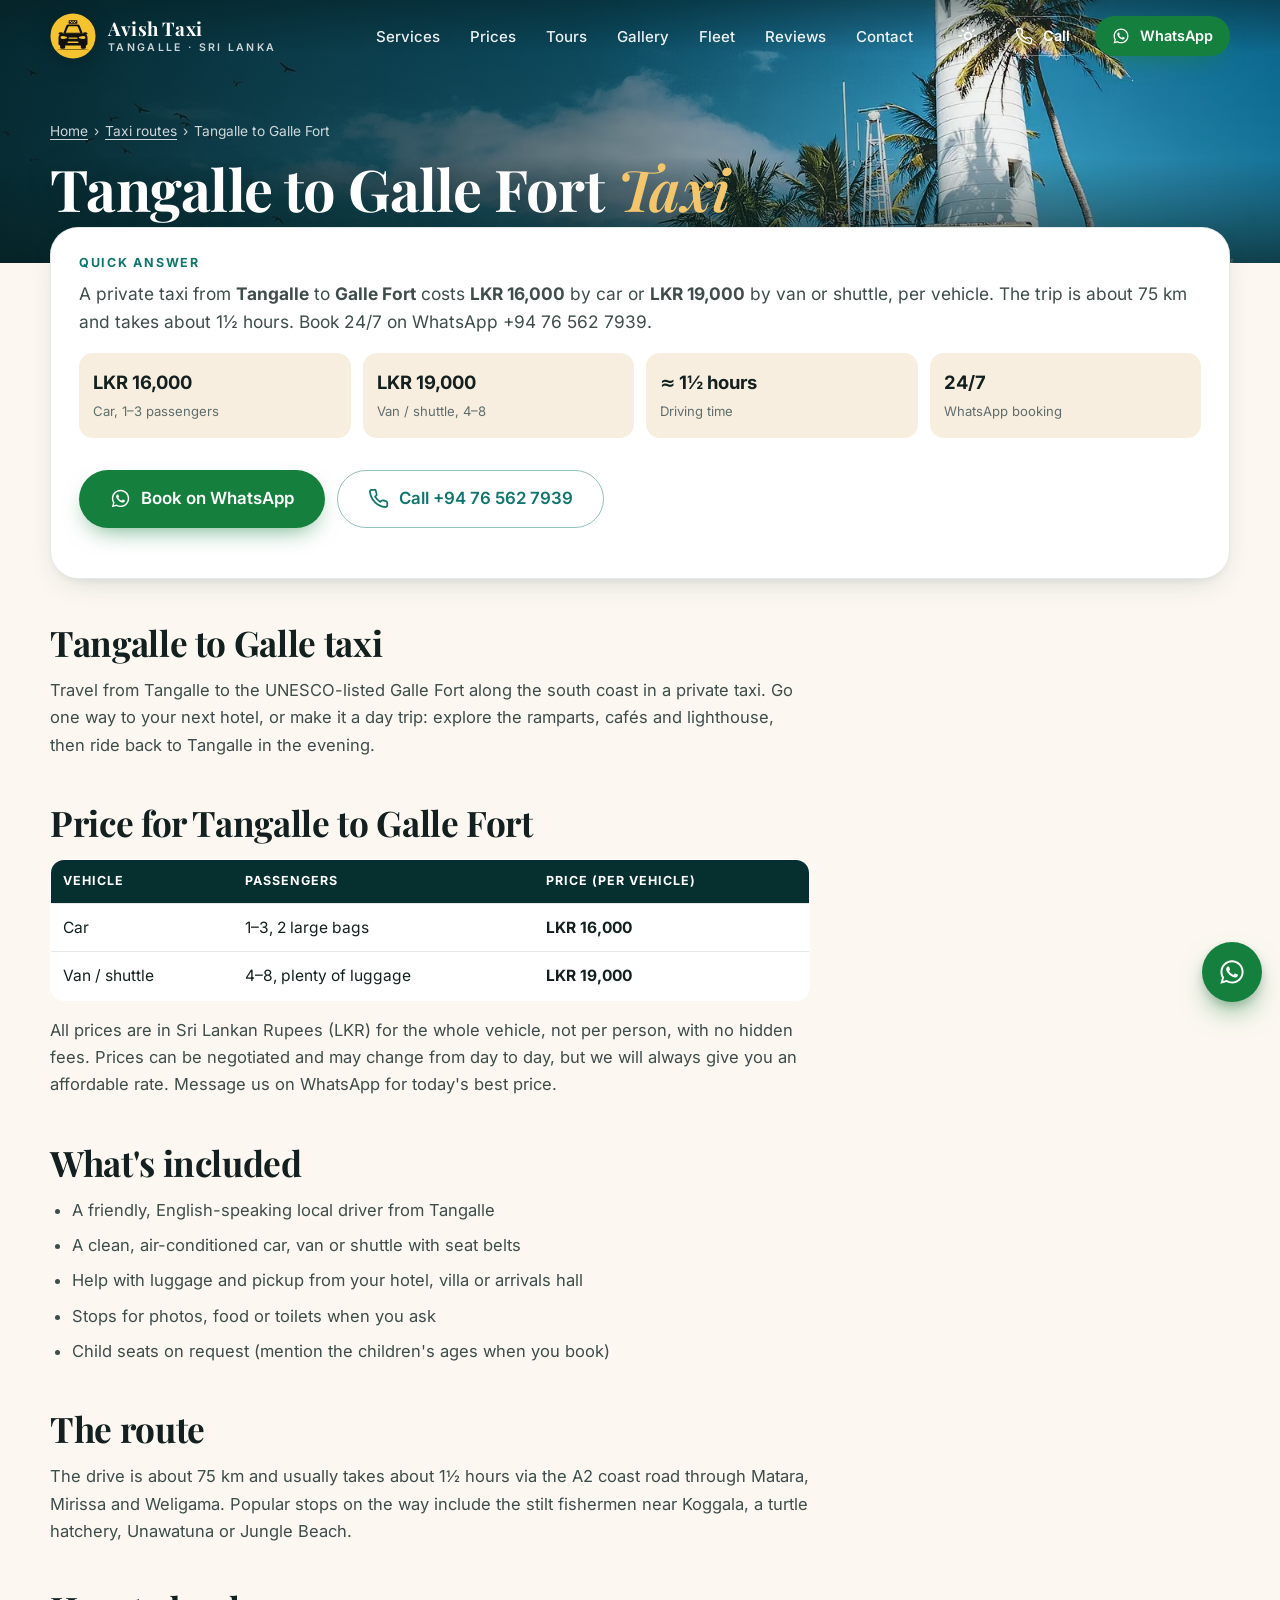
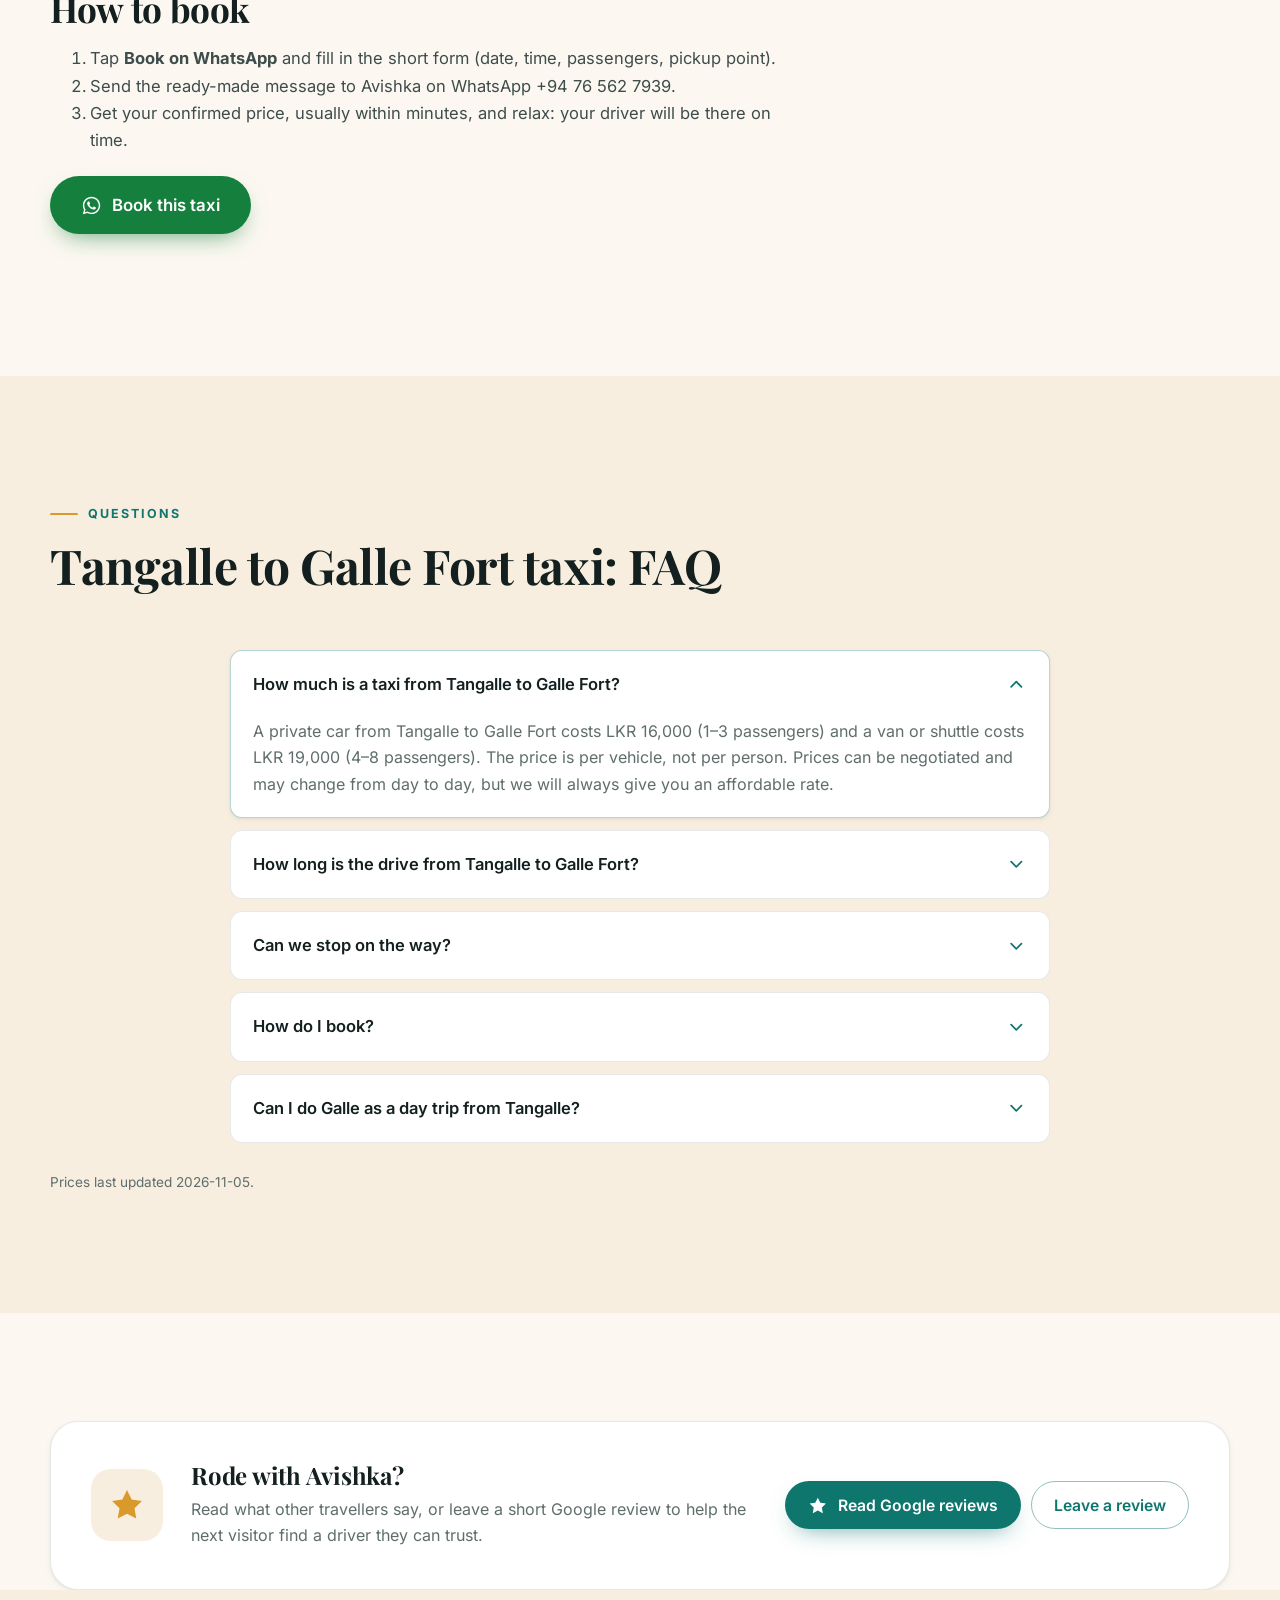
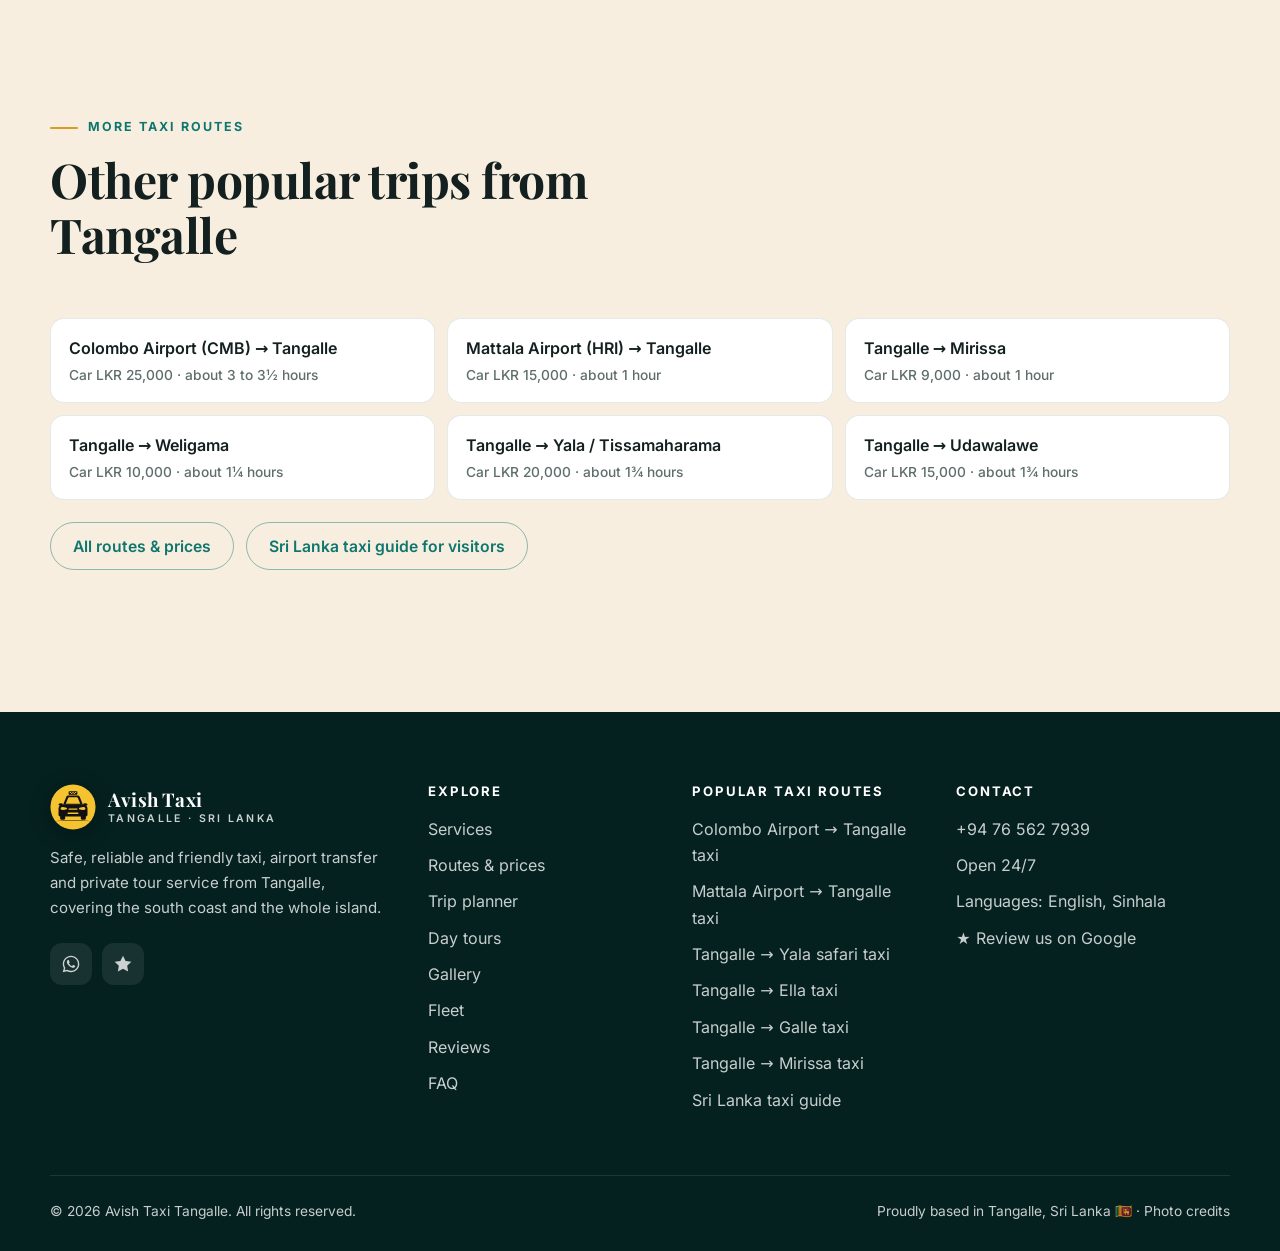
<file: tangalle-to-galle-taxi/index.html>
<!DOCTYPE html>
<html lang="en" data-theme="light">
<head>
<meta charset="utf-8">
<meta name="viewport" content="width=device-width, initial-scale=1, viewport-fit=cover">
<title>Tangalle to Galle Fort Taxi | Car LKR 16,000 · Avish Taxi</title>
<meta name="description" content="Private taxi from Tangalle to Galle Fort, Sri Lanka: car LKR 16,000, van or shuttle LKR 19,000, about 1½ hours. English-speaking local driver, clean AC vehicle, 24/7 WhatsApp booking.">
<meta name="robots" content="index, follow, max-image-preview:large, max-snippet:-1">
<meta name="theme-color" content="#0F766E">
<meta name="geo.region" content="LK-31">
<meta name="geo.placename" content="Tangalle">
<link rel="canonical" href="https://avishtaxi.github.io/tangalle-to-galle-taxi/">
<link rel="alternate" hreflang="en" href="https://avishtaxi.github.io/tangalle-to-galle-taxi/">
<meta property="og:type" content="website">
<meta property="og:site_name" content="Avish Taxi Tangalle">
<meta property="og:title" content="Tangalle to Galle Fort Taxi | Car LKR 16,000 · Avish Taxi">
<meta property="og:description" content="Private taxi from Tangalle to Galle Fort, Sri Lanka: car LKR 16,000, van or shuttle LKR 19,000, about 1½ hours. English-speaking local driver, clean AC vehicle, 24/7 WhatsApp booking.">
<meta property="og:url" content="https://avishtaxi.github.io/tangalle-to-galle-taxi/">
<meta property="og:image" content="https://avishtaxi.github.io/images/og-image.jpg">
<meta property="og:image:width" content="1200">
<meta property="og:image:height" content="630">
<meta property="og:locale" content="en_GB">
<meta name="twitter:card" content="summary_large_image">
<link rel="icon" href="/favicon.svg" type="image/svg+xml">
<link rel="icon" href="/favicon-32.png" sizes="32x32" type="image/png">
<link rel="apple-touch-icon" href="/apple-touch-icon.png">
<link rel="manifest" href="/site.webmanifest">
<link rel="preload" href="/fonts/inter.woff2" as="font" type="font/woff2" crossorigin>
<link rel="preload" href="/fonts/playfair.woff2" as="font" type="font/woff2" crossorigin>
<script>(function(){try{var t=localStorage.getItem("avish-theme")||(matchMedia("(prefers-color-scheme: dark)").matches?"dark":"light");document.documentElement.setAttribute("data-theme",t);}catch(e){}})();</script>
<link rel="stylesheet" href="/assets/site.css">
<script type="application/ld+json">
{
 "@context": "https://schema.org",
 "@graph": [
  {
   "@type": [
    "Service",
    "TaxiService"
   ],
   "@id": "https://avishtaxi.github.io/tangalle-to-galle-taxi/#service",
   "name": "Tangalle to Galle Fort taxi",
   "serviceType": "Private taxi transfer",
   "provider": {
    "@id": "https://avishtaxi.github.io/#business"
   },
   "url": "https://avishtaxi.github.io/tangalle-to-galle-taxi/",
   "description": "Travel from Tangalle to the UNESCO-listed Galle Fort along the south coast in a private taxi. Go one way to your next hotel, or make it a day trip: explore the ramparts, cafés and lighthouse, then ride back to Tangalle in the evening.",
   "areaServed": [
    {
     "@type": "Place",
     "name": "Tangalle"
    },
    {
     "@type": "Place",
     "name": "Galle Fort"
    }
   ],
   "availableLanguage": [
    "English",
    "Sinhala"
   ],
   "offers": [
    {
     "@type": "Offer",
     "name": "Tangalle to Galle Fort by car (1–3 passengers)",
     "price": 16000,
     "priceCurrency": "LKR",
     "availability": "https://schema.org/InStock"
    },
    {
     "@type": "Offer",
     "name": "Tangalle to Galle Fort by van or shuttle (4–8 passengers)",
     "price": 19000,
     "priceCurrency": "LKR",
     "availability": "https://schema.org/InStock"
    }
   ]
  },
  {
   "@type": "WebPage",
   "@id": "https://avishtaxi.github.io/tangalle-to-galle-taxi/#webpage",
   "url": "https://avishtaxi.github.io/tangalle-to-galle-taxi/",
   "name": "Tangalle to Galle Fort Taxi | Car LKR 16,000 · Avish Taxi",
   "description": "Private taxi from Tangalle to Galle Fort, Sri Lanka: car LKR 16,000, van or shuttle LKR 19,000, about 1½ hours. English-speaking local driver, clean AC vehicle, 24/7 WhatsApp booking.",
   "isPartOf": {
    "@id": "https://avishtaxi.github.io/#website"
   },
   "about": {
    "@id": "https://avishtaxi.github.io/tangalle-to-galle-taxi/#service"
   },
   "inLanguage": "en",
   "dateModified": "2026-11-05",
   "primaryImageOfPage": {
    "@type": "ImageObject",
    "url": "https://avishtaxi.github.io/images/galle-fort.jpg"
   }
  },
  {
   "@type": "BreadcrumbList",
   "itemListElement": [
    {
     "@type": "ListItem",
     "position": 1,
     "name": "Home",
     "item": "https://avishtaxi.github.io/"
    },
    {
     "@type": "ListItem",
     "position": 2,
     "name": "Taxi routes",
     "item": "https://avishtaxi.github.io/#pricing"
    },
    {
     "@type": "ListItem",
     "position": 3,
     "name": "Tangalle to Galle Fort",
     "item": "https://avishtaxi.github.io/tangalle-to-galle-taxi/"
    }
   ]
  },
  {
   "@type": "FAQPage",
   "mainEntity": [
    {
     "@type": "Question",
     "name": "How much is a taxi from Tangalle to Galle Fort?",
     "acceptedAnswer": {
      "@type": "Answer",
      "text": "A private car from Tangalle to Galle Fort costs LKR 16,000 (1–3 passengers) and a van or shuttle costs LKR 19,000 (4–8 passengers). The price is per vehicle, not per person. Prices can be negotiated and may change from day to day, but we will always give you an affordable rate."
     }
    },
    {
     "@type": "Question",
     "name": "How long is the drive from Tangalle to Galle Fort?",
     "acceptedAnswer": {
      "@type": "Answer",
      "text": "It is about 75 km and usually takes about 1½ hours via the A2 coast road through Matara, Mirissa and Weligama, depending on traffic and stops."
     }
    },
    {
     "@type": "Question",
     "name": "Can we stop on the way?",
     "acceptedAnswer": {
      "@type": "Answer",
      "text": "Yes. Popular stops include the stilt fishermen near Koggala, a turtle hatchery, Unawatuna or Jungle Beach. Tell us when you book and we will plan the time."
     }
    },
    {
     "@type": "Question",
     "name": "How do I book?",
     "acceptedAnswer": {
      "@type": "Answer",
      "text": "Tap Book on WhatsApp, fill in the short form and send the message to Avishka on +94 76 562 7939. You get a confirmed price, usually within minutes. Booking is available 24/7."
     }
    },
    {
     "@type": "Question",
     "name": "Can I do Galle as a day trip from Tangalle?",
     "acceptedAnswer": {
      "@type": "Answer",
      "text": "Yes. Many guests go in the morning, spend the day in Galle Fort and return in the evening. Ask on WhatsApp for a day-trip price."
     }
    }
   ]
  }
 ]
}
</script>
</head>
<body class="no-js">
<a class="skip" href="#main">Skip to content</a>
<!-- ============ Icon sprite (inline SVG, no external requests) ============ -->
<svg width="0" height="0" style="position:absolute" aria-hidden="true">
  <defs>
    <symbol id="logo" viewBox="0 0 100 100"><circle cx="50" cy="50" r="49" fill="#F5C330"/> <rect x="40.5" y="15.5" width="19" height="8" rx="2" fill="#111"/> <g fill="#F5C330"> <rect x="43" y="17.5" width="2.8" height="2"/><rect x="48.6" y="17.5" width="2.8" height="2"/><rect x="54.2" y="17.5" width="2.8" height="2"/> <rect x="45.8" y="19.5" width="2.8" height="2"/><rect x="51.4" y="19.5" width="2.8" height="2"/> </g> <path d="M28.5 45 L35.5 27.6 Q36.6 25 39.6 25 L60.4 25 Q63.4 25 64.5 27.6 L71.5 45 Z" fill="#111"/> <path d="M34.3 43 L39.4 30.4 Q40 29 41.6 29 L58.4 29 Q60 29 60.6 30.4 L65.7 43 Z" fill="#F5C330"/> <path d="M27 42.5 Q20.5 41 18.5 44.5 Q18 46.8 21 47 L28.5 47 Z" fill="#111"/> <path d="M73 42.5 Q79.5 41 81.5 44.5 Q82 46.8 79 47 L71.5 47 Z" fill="#111"/> <path d="M18.5 54 Q18.5 45.5 27 44.5 L73 44.5 Q81.5 45.5 81.5 54 L81.5 67 Q81.5 70.5 78 70.5 L22 70.5 Q18.5 70.5 18.5 67 Z" fill="#111"/> <path d="M23 52.5 Q24 50 28 50.2 L36 51.5 Q38 52.5 36.5 55 Q30 57 25 56.2 Q22.5 55.5 23 52.5 Z" fill="#F5C330"/> <path d="M77 52.5 Q76 50 72 50.2 L64 51.5 Q62 52.5 63.5 55 Q70 57 75 56.2 Q77.5 55.5 77 52.5 Z" fill="#F5C330"/> <rect x="40" y="53" width="20" height="3" rx="1.5" fill="#F5C330"/> <rect x="38" y="62" width="24" height="3.2" rx="1.6" fill="#F5C330"/> <rect x="22" y="68" width="11" height="9.5" rx="2.5" fill="#111"/> <rect x="67" y="68" width="11" height="9.5" rx="2.5" fill="#111"/> <path d="M10 81 Q50 75 90 81 Q50 78.2 10 81 Z" fill="#111"/></symbol>
    <symbol id="i-wa" viewBox="0 0 24 24"><path fill="currentColor" stroke="none" d="M12.04 2C6.58 2 2.13 6.45 2.13 11.91c0 1.75.46 3.45 1.32 4.95L2.05 22l5.25-1.38a9.9 9.9 0 0 0 4.74 1.21c5.46 0 9.91-4.45 9.91-9.91C21.95 6.45 17.5 2 12.04 2Zm0 18.15c-1.48 0-2.93-.4-4.2-1.15l-.3-.18-3.12.82.83-3.04-.2-.31a8.24 8.24 0 0 1-1.26-4.38c0-4.54 3.7-8.24 8.25-8.24 4.54 0 8.24 3.7 8.24 8.24 0 4.55-3.7 8.24-8.24 8.24Zm4.52-6.16c-.25-.12-1.46-.72-1.69-.81-.23-.08-.39-.12-.56.12-.17.25-.64.81-.78.97-.14.17-.29.19-.54.06-.25-.12-1.05-.39-1.99-1.23-.74-.66-1.23-1.47-1.38-1.72-.14-.25-.02-.38.11-.51.11-.11.25-.29.37-.43.13-.15.17-.25.25-.42.08-.17.04-.31-.02-.43-.06-.13-.56-1.34-.76-1.84-.2-.48-.41-.42-.56-.43h-.48c-.17 0-.43.06-.66.31-.22.25-.86.85-.86 2.07 0 1.22.89 2.4 1.01 2.56.12.17 1.75 2.67 4.23 3.74.59.26 1.05.41 1.41.52.59.19 1.13.16 1.56.1.48-.07 1.46-.6 1.67-1.18.21-.58.21-1.07.14-1.18-.06-.1-.23-.16-.48-.29Z"/></symbol>
    <symbol id="i-phone" viewBox="0 0 24 24"><path d="M22 16.92v3a2 2 0 0 1-2.18 2 19.79 19.79 0 0 1-8.63-3.07 19.5 19.5 0 0 1-6-6 19.79 19.79 0 0 1-3.07-8.67A2 2 0 0 1 4.11 2h3a2 2 0 0 1 2 1.72c.13.96.36 1.9.7 2.81a2 2 0 0 1-.45 2.11L8.09 9.91a16 16 0 0 0 6 6l1.27-1.27a2 2 0 0 1 2.11-.45c.91.34 1.85.57 2.81.7A2 2 0 0 1 22 16.92z"/></symbol>
    <symbol id="i-mail" viewBox="0 0 24 24"><rect x="2" y="4" width="20" height="16" rx="2"/><path d="m22 7-10 6L2 7"/></symbol>
    <symbol id="i-plane" viewBox="0 0 24 24"><path d="M17.8 19.2 16 11l3.5-3.5C21 6 21.5 4 21 3c-1-.5-3 0-4.5 1.5L13 8 4.8 6.2c-.5-.1-.9.1-1.1.5l-.3.5c-.2.5-.1 1 .3 1.3L9 12l-2 3H4l-1 1 3 2 2 3 1-1v-3l3-2 3.5 5.3c.3.4.8.5 1.3.3l.5-.2c.4-.3.6-.7.5-1.2z"/></symbol>
    <symbol id="i-car" viewBox="0 0 24 24"><path d="M19 17h2c.6 0 1-.4 1-1v-3c0-.9-.7-1.7-1.5-1.9C18.7 10.6 16 10 16 10s-1.3-1.4-2.2-2.3c-.5-.4-1.1-.7-1.8-.7H5c-.6 0-1.1.4-1.4.9l-1.4 2.9A3.7 3.7 0 0 0 2 12v4c0 .6.4 1 1 1h2"/><circle cx="7" cy="17" r="2"/><path d="M9 17h6"/><circle cx="17" cy="17" r="2"/></symbol>
    <symbol id="i-route" viewBox="0 0 24 24"><circle cx="6" cy="19" r="3"/><path d="M9 19h8.5a3.5 3.5 0 0 0 0-7h-11a3.5 3.5 0 0 1 0-7H15"/><circle cx="18" cy="5" r="3"/></symbol>
    <symbol id="i-binoc" viewBox="0 0 24 24"><circle cx="6" cy="16" r="4"/><circle cx="18" cy="16" r="4"/><path d="M10 16h4M2.6 14 5 5h3.5l1 8M21.4 14 19 5h-3.5l-1 8"/></symbol>
    <symbol id="i-map" viewBox="0 0 24 24"><path d="m3 6 6-3 6 3 6-3v15l-6 3-6-3-6 3z"/><path d="M9 3v15M15 6v15"/></symbol>
    <symbol id="i-home" viewBox="0 0 24 24"><path d="m3 9 9-7 9 7v11a2 2 0 0 1-2 2H5a2 2 0 0 1-2-2z"/><path d="M9 22V12h6v10"/></symbol>
    <symbol id="i-clock" viewBox="0 0 24 24"><circle cx="12" cy="12" r="10"/><path d="M12 6v6l4 2"/></symbol>
    <symbol id="i-shield" viewBox="0 0 24 24"><path d="M12 22s8-4 8-10V5l-8-3-8 3v7c0 6 8 10 8 10z"/><path d="m9 12 2 2 4-4"/></symbol>
    <symbol id="i-spark" viewBox="0 0 24 24"><path d="M12 3l1.9 5.8L20 10.5l-6.1 1.7L12 18l-1.9-5.8L4 10.5l6.1-1.7z"/><path d="M19 3v4M21 5h-4M5 17v4M7 19H3"/></symbol>
    <symbol id="i-tag" viewBox="0 0 24 24"><path d="M20.6 13.4 13.4 20.6a2 2 0 0 1-2.8 0L2 12V2h10l8.6 8.6a2 2 0 0 1 0 2.8z"/><circle cx="7" cy="7" r="1.5"/></symbol>
    <symbol id="i-heart" viewBox="0 0 24 24"><path d="M19 14c1.5-1.5 3-3.2 3-5.5A5.5 5.5 0 0 0 16.5 3c-1.8 0-3 .5-4.5 2-1.5-1.5-2.7-2-4.5-2A5.5 5.5 0 0 0 2 8.5c0 2.3 1.5 4 3 5.5l7 7z"/></symbol>
    <symbol id="i-pin" viewBox="0 0 24 24"><path d="M20 10c0 6-8 12-8 12s-8-6-8-12a8 8 0 0 1 16 0z"/><circle cx="12" cy="10" r="3"/></symbol>
    <symbol id="i-star" viewBox="0 0 24 24"><path fill="currentColor" stroke="none" d="m12 2 3.09 6.26L22 9.27l-5 4.87 1.18 6.88L12 17.77l-6.18 3.25L7 14.14 2 9.27l6.91-1.01z"/></symbol>
    <symbol id="i-users" viewBox="0 0 24 24"><path d="M16 21v-2a4 4 0 0 0-4-4H6a4 4 0 0 0-4 4v2"/><circle cx="9" cy="7" r="4"/><path d="M22 21v-2a4 4 0 0 0-3-3.87M16 3.13a4 4 0 0 1 0 7.75"/></symbol>
    <symbol id="i-bag" viewBox="0 0 24 24"><rect x="3" y="7" width="18" height="14" rx="2"/><path d="M16 21V5a2 2 0 0 0-2-2h-4a2 2 0 0 0-2 2v16"/></symbol>
    <symbol id="i-snow" viewBox="0 0 24 24"><path d="M2 12h20M12 2v20M20 16l-4-4 4-4M4 8l4 4-4 4M16 4l-4 4-4-4M8 20l4-4 4 4"/></symbol>
    <symbol id="i-check" viewBox="0 0 24 24"><path d="M20 6 9 17l-5-5"/></symbol>
    <symbol id="i-menu" viewBox="0 0 24 24"><path d="M4 6h16M4 12h16M4 18h16"/></symbol>
    <symbol id="i-x" viewBox="0 0 24 24"><path d="M18 6 6 18M6 6l12 12"/></symbol>
    <symbol id="i-sun" viewBox="0 0 24 24"><circle cx="12" cy="12" r="4"/><path d="M12 2v2M12 20v2M4.93 4.93l1.41 1.41M17.66 17.66l1.41 1.41M2 12h2M20 12h2M6.34 17.66l-1.41 1.41M19.07 4.93l-1.41 1.41"/></symbol>
    <symbol id="i-moon" viewBox="0 0 24 24"><path d="M12 3a6 6 0 0 0 9 9 9 9 0 1 1-9-9z"/></symbol>
    <symbol id="i-arrow" viewBox="0 0 24 24"><path d="M5 12h14M12 5l7 7-7 7"/></symbol>
    <symbol id="i-globe" viewBox="0 0 24 24"><circle cx="12" cy="12" r="10"/><path d="M2 12h20M12 2a15.3 15.3 0 0 1 4 10 15.3 15.3 0 0 1-4 10 15.3 15.3 0 0 1-4-10 15.3 15.3 0 0 1 4-10z"/></symbol>
    <symbol id="i-waves" viewBox="0 0 24 24"><path d="M2 6c.6.5 1.2 1 2.5 1C7 7 7 5 9.5 5c2.6 0 2.4 2 5 2 2.5 0 2.5-2 5-2 1.3 0 1.9.5 2.5 1M2 12c.6.5 1.2 1 2.5 1 2.5 0 2.5-2 5-2 2.6 0 2.4 2 5 2 2.5 0 2.5-2 5-2 1.3 0 1.9.5 2.5 1M2 18c.6.5 1.2 1 2.5 1 2.5 0 2.5-2 5-2 2.6 0 2.4 2 5 2 2.5 0 2.5-2 5-2 1.3 0 1.9.5 2.5 1"/></symbol>
    <symbol id="i-fort" viewBox="0 0 24 24"><path d="M3 22h18M6 18v-7M10 18v-7M14 18v-7M18 18v-7M12 2l8 5H4z"/></symbol>
    <symbol id="i-mountain" viewBox="0 0 24 24"><path d="m8 3 4 8 5-5 5 15H2L8 3z"/></symbol>
    <symbol id="i-calendar" viewBox="0 0 24 24"><rect x="3" y="4" width="18" height="18" rx="2"/><path d="M16 2v4M8 2v4M3 10h18"/></symbol>
    <symbol id="i-chev" viewBox="0 0 24 24"><path d="m6 9 6 6 6-6"/></symbol>
    <symbol id="i-fb" viewBox="0 0 24 24"><path d="M18 2h-3a5 5 0 0 0-5 5v3H7v4h3v8h4v-8h3l1-4h-4V7a1 1 0 0 1 1-1h3z"/></symbol>
    <symbol id="i-ig" viewBox="0 0 24 24"><rect x="2" y="2" width="20" height="20" rx="5"/><path d="M16 11.37A4 4 0 1 1 12.63 8 4 4 0 0 1 16 11.37zM17.5 6.5h.01"/></symbol>
    <symbol id="i-quote" viewBox="0 0 24 24"><path fill="currentColor" stroke="none" d="M7.2 6C4.3 7.3 2.5 9.8 2.5 13.2V18h6.3v-6.1H5.6c.1-1.9 1.2-3.3 3-4.1zm10 0c-2.9 1.3-4.7 3.8-4.7 7.2V18h6.3v-6.1h-3.2c.1-1.9 1.2-3.3 3-4.1z"/></symbol>
    <symbol id="i-send" viewBox="0 0 24 24"><path d="m22 2-7 20-4-9-9-4z"/><path d="M22 2 11 13"/></symbol>
    <symbol id="i-palm" viewBox="0 0 24 24"><path d="M13 8c0-2.76-2.46-5-5.5-5S2 5.24 2 8h2l1-1 1 1h4"/><path d="M13 7.14A5.82 5.82 0 0 1 16.5 6c3.04 0 5.5 2.24 5.5 5h-3l-1-1-1 1h-3"/><path d="M5.89 9.71c-2.15 2.15-2.3 5.47-.35 7.43l4.24-4.25.7-.7.71-.71 2.12-2.12c-1.95-1.96-5.27-1.8-7.42.35z"/><path d="M11 15.5c.5 2.5-.17 4.5-1 6.5h4c2-5.5-.5-12-1-14"/></symbol>
  </defs>
</svg>

<header class="nav" id="nav">
  <div class="wrap">
    <a class="brand" href="/">
      <span class="brand-mark" aria-hidden="true"><svg viewBox="0 0 100 100"><use href="#logo"/></svg>
      </span>
      <span class="brand-text"><b>Avish Taxi</b><small>Tangalle · Sri Lanka</small></span>
    </a>

    <nav aria-label="Main">
      <ul class="nav-links">
        <li><a href="/#services">Services</a></li>
        <li><a href="/#pricing">Prices</a></li>
        <li><a href="/#tours">Tours</a></li>
        <li><a href="/#gallery">Gallery</a></li>
        <li><a href="/#fleet">Fleet</a></li>
        <li><a href="/#reviews">Reviews</a></li>
        <li><a href="/#contact">Contact</a></li>
      </ul>
    </nav>

    <div class="nav-actions">
      <button class="icon-btn theme-toggle" type="button" aria-label="Switch between light and dark mode">
        <svg class="icon sun"><use href="#i-sun"/></svg><svg class="icon moon"><use href="#i-moon"/></svg>
      </button>
      <a class="btn btn-sm nav-call" href="tel:+94765627939" data-tel aria-label="Call Avishka">
        <svg class="icon"><use href="#i-phone"/></svg><span class="label">Call</span>
      </a>
      <a class="btn btn-sm btn-wa" href="https://wa.me/94765627939" data-wa="Hi Avishka, I'd like to book a taxi from [location] to [destination] on [date]." data-book="taxi" target="_blank" rel="noopener" aria-label="Book on WhatsApp">
        <svg class="icon"><use href="#i-wa"/></svg><span class="label">WhatsApp</span>
      </a>
      <button class="icon-btn menu-btn" type="button" aria-label="Open menu" aria-expanded="false" aria-controls="mobile-menu">
        <svg class="icon"><use href="#i-menu"/></svg>
      </button>
    </div>
  </div>
</header>

<div class="mobile-menu" id="mobile-menu" hidden>
  <a class="link" href="/">Home <svg class="icon"><use href="#i-arrow"/></svg></a>
  <a class="link" href="/#services">Services <svg class="icon"><use href="#i-arrow"/></svg></a>
  <a class="link" href="/#pricing">Routes &amp; Prices <svg class="icon"><use href="#i-arrow"/></svg></a>
  <a class="link" href="/#planner">Trip planner <svg class="icon"><use href="#i-arrow"/></svg></a>
  <a class="link" href="/#tours">Tours <svg class="icon"><use href="#i-arrow"/></svg></a>
  <a class="link" href="/#gallery">Gallery <svg class="icon"><use href="#i-arrow"/></svg></a>
  <a class="link" href="/#fleet">Fleet <svg class="icon"><use href="#i-arrow"/></svg></a>
  <a class="link" href="/#reviews">Reviews <svg class="icon"><use href="#i-arrow"/></svg></a>
  <a class="link" href="/#contact">Contact <svg class="icon"><use href="#i-arrow"/></svg></a>
  <a class="link" href="/sri-lanka-taxi-guide/">Sri Lanka taxi guide <svg class="icon"><use href="#i-arrow"/></svg></a>
  <div class="row">
    <a class="btn btn-outline" href="tel:+94765627939" data-tel><svg class="icon"><use href="#i-phone"/></svg>Call</a>
    <a class="btn btn-wa" href="https://wa.me/94765627939" data-wa="Hi Avishka, I'd like to book a taxi from [location] to [destination] on [date]." data-book="taxi" target="_blank" rel="noopener"><svg class="icon"><use href="#i-wa"/></svg>WhatsApp</a>
  </div>
</div>

<main id="main">
<section class="hero sub" aria-labelledby="page-title">
  <div class="hero-media"><picture><source type="image/avif" srcset="/images/galle-fort-800.avif 800w, /images/galle-fort-1200.avif 1200w, /images/galle-fort-1600.avif 1600w" sizes="100vw"><source type="image/webp" srcset="/images/galle-fort-800.webp 800w, /images/galle-fort-1200.webp 1200w, /images/galle-fort-1600.webp 1600w" sizes="100vw"><img src="/images/galle-fort-1200.jpg" alt="Galle Fort lighthouse on the Sri Lankan south coast" width="1600" height="1000" fetchpriority="high" decoding="async"></picture></div>
  <div class="wrap">
    <div class="hero-content">
      <nav class="crumbs" aria-label="Breadcrumb"><a href="/">Home</a> <span aria-hidden="true">›</span> <a href="/#pricing">Taxi routes</a> <span aria-hidden="true">›</span> <span aria-current="page">Tangalle to Galle Fort</span></nav>
      <h1 id="page-title">Tangalle to Galle Fort <em>Taxi</em></h1>
    </div>
  </div>
</section>
<section class="section" style="padding-top:0">
  <div class="wrap">
    <div class="answer">
      <h2>Quick answer</h2>
      <p>A private taxi from <strong>Tangalle</strong> to <strong>Galle Fort</strong> costs <strong>LKR 16,000</strong> by car or <strong>LKR 19,000</strong> by van or shuttle, per vehicle. The trip is about 75 km and takes about 1½ hours. Book 24/7 on WhatsApp +94 76 562 7939.</p>
      <div class="facts-row">
        <div><b>LKR 16,000</b><span>Car, 1–3 passengers</span></div>
        <div><b>LKR 19,000</b><span>Van / shuttle, 4–8</span></div>
        <div><b>≈ 1½ hours</b><span>Driving time</span></div>
        <div><b>24/7</b><span>WhatsApp booking</span></div>
      </div>
      <p class="cta-row"><a class="btn btn-wa btn-lg" href="https://wa.me/94765627939" data-wa="Hi Avishka, I&#x27;d like to book a taxi from Tangalle to Galle Fort on [date]." data-book="route" data-from="Tangalle" data-to="Galle Fort" target="_blank" rel="noopener"><svg class="icon"><use href="#i-wa"/></svg>Book on WhatsApp</a><a class="btn btn-outline btn-lg" href="tel:+94765627939" data-tel><svg class="icon"><use href="#i-phone"/></svg>Call +94 76 562 7939</a></p>
    </div>

    <div class="prose">
      <h2>Tangalle to Galle taxi</h2>
      <p>Travel from Tangalle to the UNESCO-listed Galle Fort along the south coast in a private taxi. Go one way to your next hotel, or make it a day trip: explore the ramparts, cafés and lighthouse, then ride back to Tangalle in the evening.</p>

      <h2>Price for Tangalle to Galle Fort</h2>
      <div class="pt-wrap"><table class="pt">
        <thead><tr><th scope="col">Vehicle</th><th scope="col">Passengers</th><th scope="col">Price (per vehicle)</th></tr></thead>
        <tbody>
          <tr><td>Car</td><td>1–3, 2 large bags</td><td><strong>LKR 16,000</strong></td></tr>
          <tr><td>Van / shuttle</td><td>4–8, plenty of luggage</td><td><strong>LKR 19,000</strong></td></tr>
        </tbody>
      </table></div>
      <p>All prices are in Sri Lankan Rupees (LKR) for the whole vehicle, not per person, with no hidden fees. Prices can be negotiated and may change from day to day, but we will always give you an affordable rate. Message us on WhatsApp for today&#39;s best price.</p>

      <h2>What&#39;s included</h2>
      <ul class="dots">
        <li>A friendly, English-speaking local driver from Tangalle</li>
        <li>A clean, air-conditioned car, van or shuttle with seat belts</li>
        <li>Help with luggage and pickup from your hotel, villa or arrivals hall</li>
        <li>Stops for photos, food or toilets when you ask</li>
        <li>Child seats on request (mention the children&#39;s ages when you book)</li>
      </ul>

      <h2>The route</h2>
      <p>The drive is about 75 km and usually takes about 1½ hours via the A2 coast road through Matara, Mirissa and Weligama. Popular stops on the way include the stilt fishermen near Koggala, a turtle hatchery, Unawatuna or Jungle Beach.</p>

      <h2>How to book</h2>
      <ol class="dots" style="list-style:decimal">
        <li>Tap <strong>Book on WhatsApp</strong> and fill in the short form (date, time, passengers, pickup point).</li>
        <li>Send the ready-made message to Avishka on WhatsApp +94 76 562 7939.</li>
        <li>Get your confirmed price, usually within minutes, and relax: your driver will be there on time.</li>
      </ol>
      <p class="cta-row"><a class="btn btn-wa btn-lg" href="https://wa.me/94765627939" data-wa="Hi Avishka, I&#x27;d like to book a taxi from Tangalle to Galle Fort on [date]." data-book="route" data-from="Tangalle" data-to="Galle Fort" target="_blank" rel="noopener"><svg class="icon"><use href="#i-wa"/></svg>Book this taxi</a></p>
    </div>
  </div>
</section>

<section class="section alt" aria-labelledby="faq-title">
  <div class="wrap">
    <div class="section-head"><span class="eyebrow">Questions</span><h2 id="faq-title">Tangalle to Galle Fort taxi: FAQ</h2></div>
    <div class="faq">
      <details open>
        <summary>How much is a taxi from Tangalle to Galle Fort?<svg class="icon"><use href="#i-chev"/></svg></summary>
        <p>A private car from Tangalle to Galle Fort costs LKR 16,000 (1–3 passengers) and a van or shuttle costs LKR 19,000 (4–8 passengers). The price is per vehicle, not per person. Prices can be negotiated and may change from day to day, but we will always give you an affordable rate.</p>
      </details>
      <details>
        <summary>How long is the drive from Tangalle to Galle Fort?<svg class="icon"><use href="#i-chev"/></svg></summary>
        <p>It is about 75 km and usually takes about 1½ hours via the A2 coast road through Matara, Mirissa and Weligama, depending on traffic and stops.</p>
      </details>
      <details>
        <summary>Can we stop on the way?<svg class="icon"><use href="#i-chev"/></svg></summary>
        <p>Yes. Popular stops include the stilt fishermen near Koggala, a turtle hatchery, Unawatuna or Jungle Beach. Tell us when you book and we will plan the time.</p>
      </details>
      <details>
        <summary>How do I book?<svg class="icon"><use href="#i-chev"/></svg></summary>
        <p>Tap Book on WhatsApp, fill in the short form and send the message to Avishka on +94 76 562 7939. You get a confirmed price, usually within minutes. Booking is available 24/7.</p>
      </details>
      <details>
        <summary>Can I do Galle as a day trip from Tangalle?<svg class="icon"><use href="#i-chev"/></svg></summary>
        <p>Yes. Many guests go in the morning, spend the day in Galle Fort and return in the evening. Ask on WhatsApp for a day-trip price.</p>
      </details>
    </div>
    <p class="updated">Prices last updated 2026-11-05.</p>
  </div>
</section>

<section class="section" aria-labelledby="rev-title" style="padding-top:clamp(48px,7vw,80px);padding-bottom:0">
  <div class="wrap">
    <div class="review-cta">
      <span class="g" aria-hidden="true"><svg class="icon fill"><use href="#i-star"/></svg></span>
      <div>
        <h2 id="rev-title" style="font-family:var(--font-serif);font-size:1.5rem;margin-bottom:6px">Rode with Avishka?</h2>
        <p>Read what other travellers say, or leave a short Google review to help the next visitor find a driver they can trust.</p>
      </div>
      <div class="actions">
        <a class="btn btn-primary" href="https://g.page/r/CVZ3o3eDvxQkEBM" target="_blank" rel="noopener"><svg class="icon fill"><use href="#i-star"/></svg>Read Google reviews</a>
        <a class="btn btn-outline" href="https://g.page/r/CVZ3o3eDvxQkEBM/review" target="_blank" rel="noopener">Leave a review</a>
      </div>
    </div>
  </div>
</section>

<section class="section alt" aria-labelledby="more-title">
  <div class="wrap">
    <div class="section-head"><span class="eyebrow">More taxi routes</span><h2 id="more-title">Other popular trips from Tangalle</h2></div>
    <div class="related">
      <a href="/colombo-airport-to-tangalle-taxi/">Colombo Airport (CMB) → Tangalle<span>Car LKR 25,000 · about 3 to 3½ hours</span></a>
      <a href="/mattala-airport-to-tangalle-taxi/">Mattala Airport (HRI) → Tangalle<span>Car LKR 15,000 · about 1 hour</span></a>
      <a href="/tangalle-to-mirissa-taxi/">Tangalle → Mirissa<span>Car LKR 9,000 · about 1 hour</span></a>
      <a href="/tangalle-to-weligama-taxi/">Tangalle → Weligama<span>Car LKR 10,000 · about 1¼ hours</span></a>
      <a href="/tangalle-to-yala-taxi/">Tangalle → Yala / Tissamaharama<span>Car LKR 20,000 · about 1¾ hours</span></a>
      <a href="/tangalle-to-udawalawe-taxi/">Tangalle → Udawalawe<span>Car LKR 15,000 · about 1¾ hours</span></a>
    </div>
    <p class="cta-row"><a class="btn btn-outline" href="/#pricing">All routes &amp; prices</a><a class="btn btn-outline" href="/sri-lanka-taxi-guide/">Sri Lanka taxi guide for visitors</a></p>
  </div>
</section>

</main>

<footer class="footer">
  <div class="wrap">
    <div class="cols">
      <div>
        <a class="brand" href="/">
          <span class="brand-mark" aria-hidden="true"><svg viewBox="0 0 100 100"><use href="#logo"/></svg></span>
          <span class="brand-text"><b>Avish Taxi</b><small>Tangalle · Sri Lanka</small></span>
        </a>
        <p>Safe, reliable and friendly taxi, airport transfer and private tour service from Tangalle, covering the south coast and the whole island.</p>
        <div class="socials" id="socials">
          <a href="https://wa.me/94765627939" data-wa="Hi Avishka!" data-book="hello" target="_blank" rel="noopener" aria-label="WhatsApp"><svg class="icon"><use href="#i-wa"/></svg></a>
          <a href="https://g.page/r/CVZ3o3eDvxQkEBM/review" target="_blank" rel="noopener" aria-label="Review Avish Taxi on Google" title="Review us on Google"><svg class="icon fill"><use href="#i-star"/></svg></a>
          <a href="#" data-social="facebook" target="_blank" rel="noopener" aria-label="Facebook" hidden><svg class="icon"><use href="#i-fb"/></svg></a>
          <a href="#" data-social="instagram" target="_blank" rel="noopener" aria-label="Instagram" hidden><svg class="icon"><use href="#i-ig"/></svg></a>
          <a href="/#contact" data-mail hidden aria-label="Email"><svg class="icon"><use href="#i-mail"/></svg></a>
        </div>
      </div>
      <div>
        <h2 class="f-h">Explore</h2>
        <ul>
          <li><a href="/#services">Services</a></li>
          <li><a href="/#pricing">Routes &amp; prices</a></li>
          <li><a href="/#planner">Trip planner</a></li>
          <li><a href="/#tours">Day tours</a></li>
          <li><a href="/#gallery">Gallery</a></li>
        <li><a href="/#fleet">Fleet</a></li>
          <li><a href="/#reviews">Reviews</a></li>
          <li><a href="/#faq">FAQ</a></li>
        </ul>
      </div>
      <div>
        <h2 class="f-h">Popular taxi routes</h2>
        <ul>
          <li><a href="/colombo-airport-to-tangalle-taxi/">Colombo Airport → Tangalle taxi</a></li>
          <li><a href="/mattala-airport-to-tangalle-taxi/">Mattala Airport → Tangalle taxi</a></li>
          <li><a href="/tangalle-to-yala-taxi/">Tangalle → Yala safari taxi</a></li>
          <li><a href="/tangalle-to-ella-taxi/">Tangalle → Ella taxi</a></li>
          <li><a href="/tangalle-to-galle-taxi/">Tangalle → Galle taxi</a></li>
          <li><a href="/tangalle-to-mirissa-taxi/">Tangalle → Mirissa taxi</a></li>
          <li><a href="/sri-lanka-taxi-guide/">Sri Lanka taxi guide</a></li>
        </ul>
      </div>
      <div>
        <h2 class="f-h">Contact</h2>
        <ul>
          <li><a href="tel:+94765627939" data-tel data-phone-text>+94 76 562 7939</a></li>
          <li><a href="/#contact" data-mail hidden data-mail-text></a></li>
          <li>Open 24/7</li>
          <li>Languages: English, Sinhala</li>
          <li><a href="https://g.page/r/CVZ3o3eDvxQkEBM/review" target="_blank" rel="noopener">★ Review us on Google</a></li>
        </ul>
      </div>
    </div>
    <div class="bottom">
      <span>© <span id="year">2026</span> Avish Taxi Tangalle. All rights reserved.</span>
      <span>Proudly based in Tangalle, Sri Lanka 🇱🇰 · <a href="/credits.html">Photo credits</a></span>
    </div>
  </div>
</footer>

<dialog class="bk" id="bk" aria-labelledby="bk-title">
  <form class="bk-form" id="bk-form" novalidate>
    <header class="bk-head">
      <div>
        <p class="bk-kicker" id="bk-kicker">Booking request</p>
        <h2 id="bk-title">Book a taxi</h2>
      </div>
      <button class="bk-x" type="button" data-bk-close aria-label="Close"><svg class="icon"><use href="#i-x"/></svg></button>
    </header>
    <div class="bk-body">
      <p class="bk-intro" id="bk-intro">A few quick details and we'll write the WhatsApp message for you.</p>
      <div class="bk-fields" id="bk-fields"></div>
      <details class="bk-preview" open>
        <summary>Your WhatsApp message</summary>
        <pre id="bk-msg" aria-live="polite"></pre>
      </details>
    </div>
    <footer class="bk-foot">
      <p class="bk-err" id="bk-err" role="alert"></p>
      <button class="btn btn-wa btn-block btn-lg" type="submit"><svg class="icon"><use href="#i-wa"/></svg>Send on WhatsApp</button>
      <p class="bk-note">Opens WhatsApp with your message ready. Just press send.</p>
    </footer>
  </form>
</dialog>

<nav class="mbar" id="mbar" aria-label="Quick booking">
  <a class="btn btn-outline" href="tel:+94765627939" data-tel><svg class="icon"><use href="#i-phone"/></svg>Call</a>
  <a class="btn btn-wa" href="https://wa.me/94765627939" data-wa="Hi Avishka, I'd like to book a taxi from [location] to [destination] on [date]." data-book="taxi" target="_blank" rel="noopener"><svg class="icon"><use href="#i-wa"/></svg>Book on WhatsApp</a>
</nav>

<a class="fab" id="fab" href="https://wa.me/94765627939" data-wa="Hi Avishka, I'd like to book a taxi from [location] to [destination] on [date]." data-book="taxi" target="_blank" rel="noopener" aria-label="Book on WhatsApp">
  <svg class="icon"><use href="#i-wa"/></svg><span class="label">Book on WhatsApp</span>
</a>

<script src="/assets/site.js" defer></script>
</body>
</html>
</file>
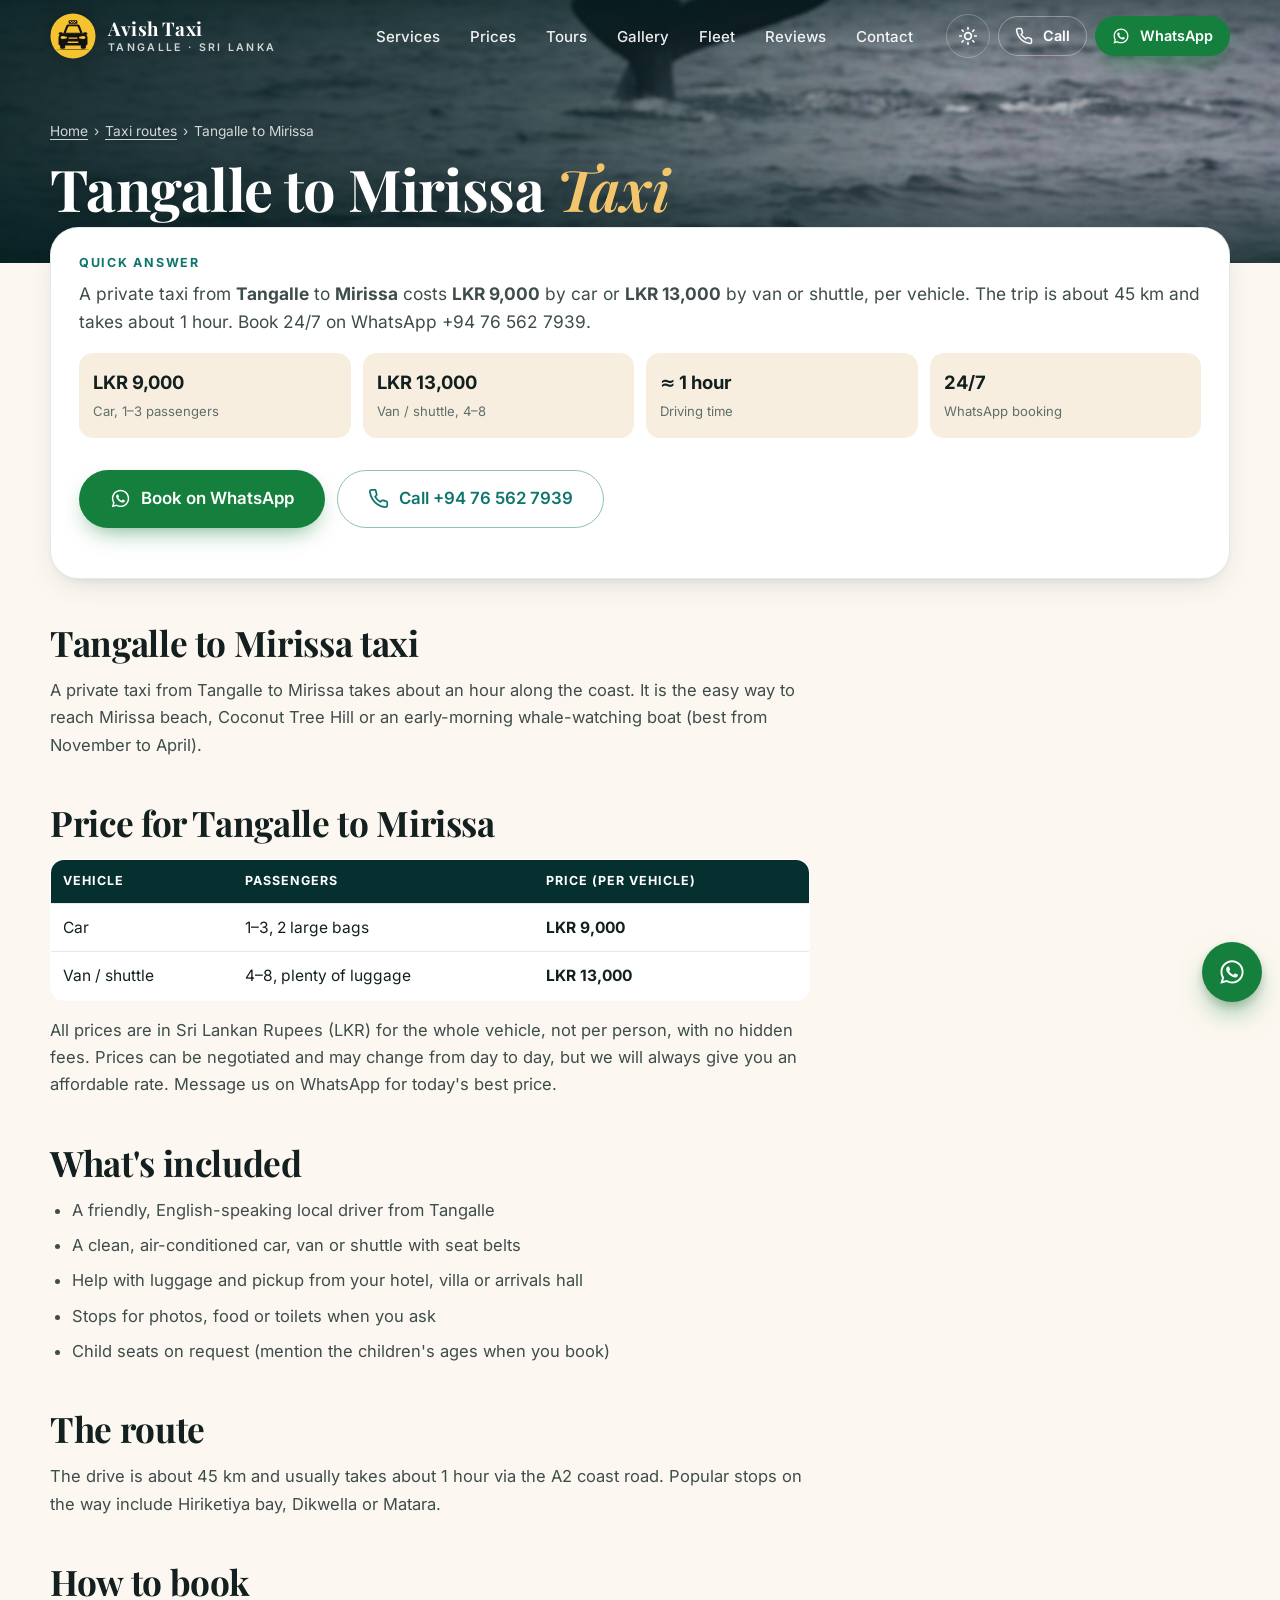
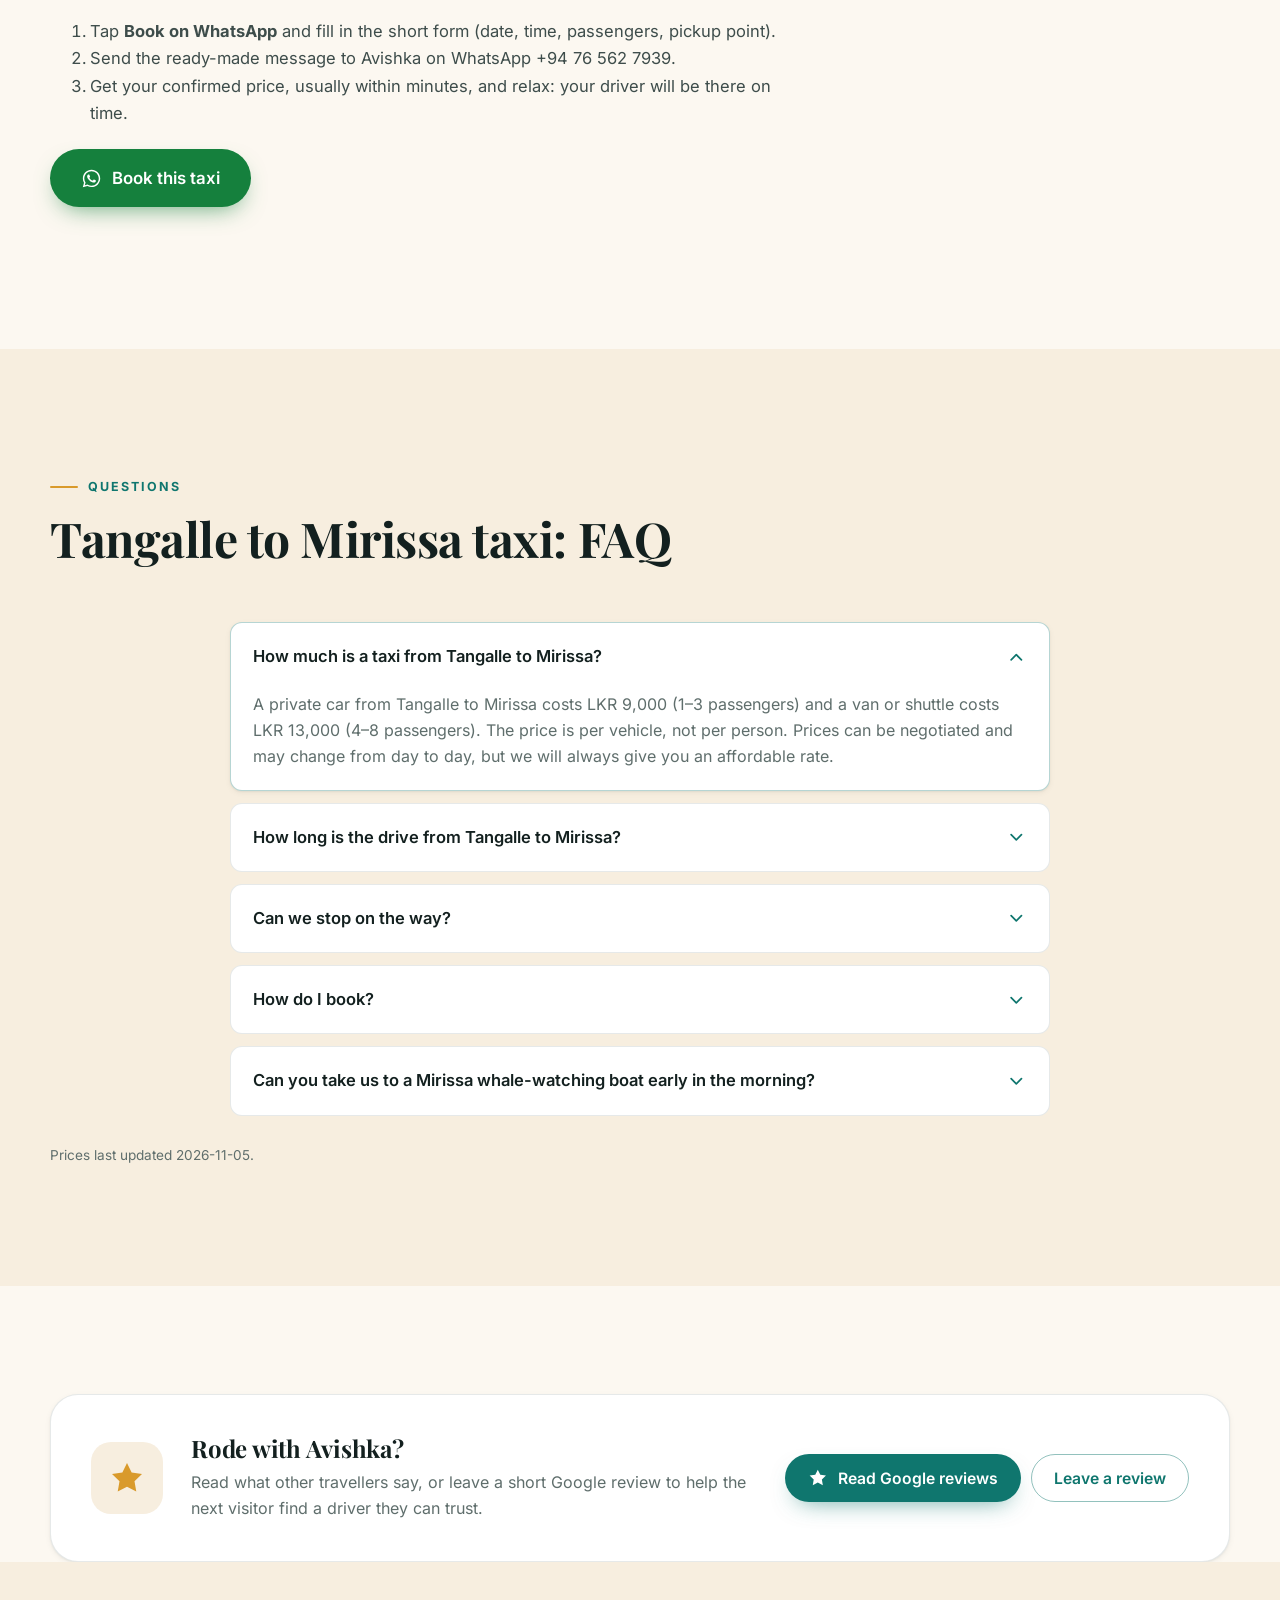
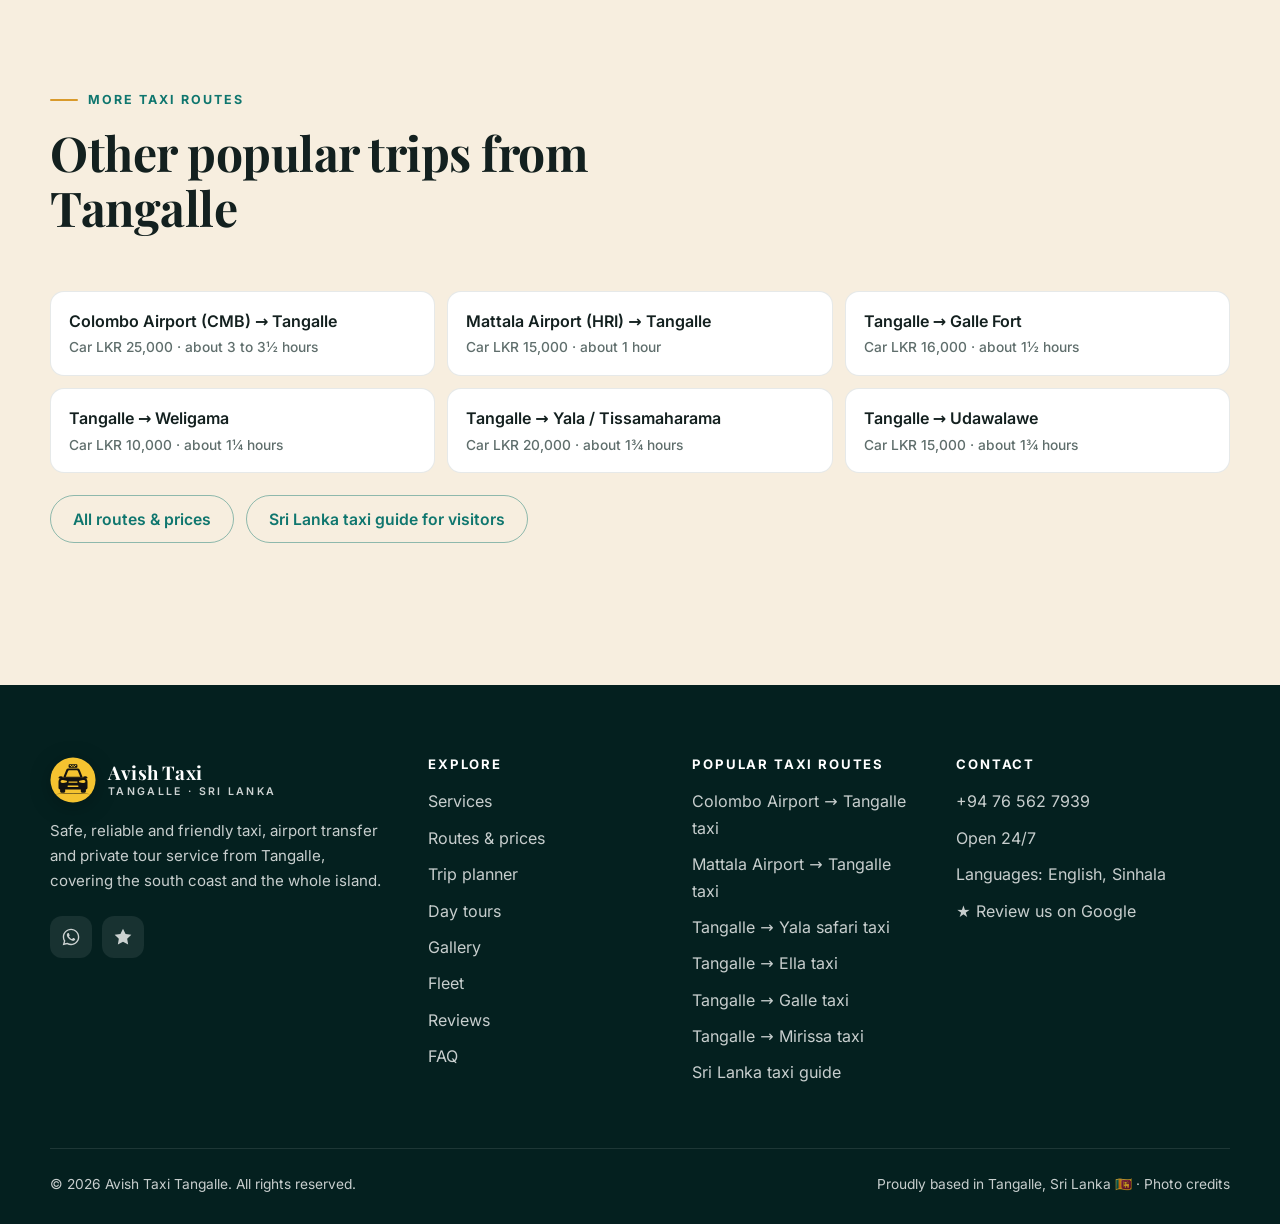
<file: tangalle-to-mirissa-taxi/index.html>
<!DOCTYPE html>
<html lang="en" data-theme="light">
<head>
<meta charset="utf-8">
<meta name="viewport" content="width=device-width, initial-scale=1, viewport-fit=cover">
<title>Tangalle to Mirissa Taxi | Car LKR 9,000 · Avish Taxi</title>
<meta name="description" content="Private taxi from Tangalle to Mirissa, Sri Lanka: car LKR 9,000, van or shuttle LKR 13,000, about 1 hour. English-speaking local driver, clean AC vehicle, 24/7 WhatsApp booking.">
<meta name="robots" content="index, follow, max-image-preview:large, max-snippet:-1">
<meta name="theme-color" content="#0F766E">
<meta name="geo.region" content="LK-31">
<meta name="geo.placename" content="Tangalle">
<link rel="canonical" href="https://avishtaxi.github.io/tangalle-to-mirissa-taxi/">
<link rel="alternate" hreflang="en" href="https://avishtaxi.github.io/tangalle-to-mirissa-taxi/">
<meta property="og:type" content="website">
<meta property="og:site_name" content="Avish Taxi Tangalle">
<meta property="og:title" content="Tangalle to Mirissa Taxi | Car LKR 9,000 · Avish Taxi">
<meta property="og:description" content="Private taxi from Tangalle to Mirissa, Sri Lanka: car LKR 9,000, van or shuttle LKR 13,000, about 1 hour. English-speaking local driver, clean AC vehicle, 24/7 WhatsApp booking.">
<meta property="og:url" content="https://avishtaxi.github.io/tangalle-to-mirissa-taxi/">
<meta property="og:image" content="https://avishtaxi.github.io/images/og-image.jpg">
<meta property="og:image:width" content="1200">
<meta property="og:image:height" content="630">
<meta property="og:locale" content="en_GB">
<meta name="twitter:card" content="summary_large_image">
<link rel="icon" href="/favicon.svg" type="image/svg+xml">
<link rel="icon" href="/favicon-32.png" sizes="32x32" type="image/png">
<link rel="apple-touch-icon" href="/apple-touch-icon.png">
<link rel="manifest" href="/site.webmanifest">
<link rel="preload" href="/fonts/inter.woff2" as="font" type="font/woff2" crossorigin>
<link rel="preload" href="/fonts/playfair.woff2" as="font" type="font/woff2" crossorigin>
<script>(function(){try{var t=localStorage.getItem("avish-theme")||(matchMedia("(prefers-color-scheme: dark)").matches?"dark":"light");document.documentElement.setAttribute("data-theme",t);}catch(e){}})();</script>
<link rel="stylesheet" href="/assets/site.css">
<script type="application/ld+json">
{
 "@context": "https://schema.org",
 "@graph": [
  {
   "@type": [
    "Service",
    "TaxiService"
   ],
   "@id": "https://avishtaxi.github.io/tangalle-to-mirissa-taxi/#service",
   "name": "Tangalle to Mirissa taxi",
   "serviceType": "Private taxi transfer",
   "provider": {
    "@id": "https://avishtaxi.github.io/#business"
   },
   "url": "https://avishtaxi.github.io/tangalle-to-mirissa-taxi/",
   "description": "A private taxi from Tangalle to Mirissa takes about an hour along the coast. It is the easy way to reach Mirissa beach, Coconut Tree Hill or an early-morning whale-watching boat (best from November to April).",
   "areaServed": [
    {
     "@type": "Place",
     "name": "Tangalle"
    },
    {
     "@type": "Place",
     "name": "Mirissa"
    }
   ],
   "availableLanguage": [
    "English",
    "Sinhala"
   ],
   "offers": [
    {
     "@type": "Offer",
     "name": "Tangalle to Mirissa by car (1–3 passengers)",
     "price": 9000,
     "priceCurrency": "LKR",
     "availability": "https://schema.org/InStock"
    },
    {
     "@type": "Offer",
     "name": "Tangalle to Mirissa by van or shuttle (4–8 passengers)",
     "price": 13000,
     "priceCurrency": "LKR",
     "availability": "https://schema.org/InStock"
    }
   ]
  },
  {
   "@type": "WebPage",
   "@id": "https://avishtaxi.github.io/tangalle-to-mirissa-taxi/#webpage",
   "url": "https://avishtaxi.github.io/tangalle-to-mirissa-taxi/",
   "name": "Tangalle to Mirissa Taxi | Car LKR 9,000 · Avish Taxi",
   "description": "Private taxi from Tangalle to Mirissa, Sri Lanka: car LKR 9,000, van or shuttle LKR 13,000, about 1 hour. English-speaking local driver, clean AC vehicle, 24/7 WhatsApp booking.",
   "isPartOf": {
    "@id": "https://avishtaxi.github.io/#website"
   },
   "about": {
    "@id": "https://avishtaxi.github.io/tangalle-to-mirissa-taxi/#service"
   },
   "inLanguage": "en",
   "dateModified": "2026-11-05",
   "primaryImageOfPage": {
    "@type": "ImageObject",
    "url": "https://avishtaxi.github.io/images/mirissa-whale.jpg"
   }
  },
  {
   "@type": "BreadcrumbList",
   "itemListElement": [
    {
     "@type": "ListItem",
     "position": 1,
     "name": "Home",
     "item": "https://avishtaxi.github.io/"
    },
    {
     "@type": "ListItem",
     "position": 2,
     "name": "Taxi routes",
     "item": "https://avishtaxi.github.io/#pricing"
    },
    {
     "@type": "ListItem",
     "position": 3,
     "name": "Tangalle to Mirissa",
     "item": "https://avishtaxi.github.io/tangalle-to-mirissa-taxi/"
    }
   ]
  },
  {
   "@type": "FAQPage",
   "mainEntity": [
    {
     "@type": "Question",
     "name": "How much is a taxi from Tangalle to Mirissa?",
     "acceptedAnswer": {
      "@type": "Answer",
      "text": "A private car from Tangalle to Mirissa costs LKR 9,000 (1–3 passengers) and a van or shuttle costs LKR 13,000 (4–8 passengers). The price is per vehicle, not per person. Prices can be negotiated and may change from day to day, but we will always give you an affordable rate."
     }
    },
    {
     "@type": "Question",
     "name": "How long is the drive from Tangalle to Mirissa?",
     "acceptedAnswer": {
      "@type": "Answer",
      "text": "It is about 45 km and usually takes about 1 hour via the A2 coast road, depending on traffic and stops."
     }
    },
    {
     "@type": "Question",
     "name": "Can we stop on the way?",
     "acceptedAnswer": {
      "@type": "Answer",
      "text": "Yes. Popular stops include Hiriketiya bay, Dikwella or Matara. Tell us when you book and we will plan the time."
     }
    },
    {
     "@type": "Question",
     "name": "How do I book?",
     "acceptedAnswer": {
      "@type": "Answer",
      "text": "Tap Book on WhatsApp, fill in the short form and send the message to Avishka on +94 76 562 7939. You get a confirmed price, usually within minutes. Booking is available 24/7."
     }
    },
    {
     "@type": "Question",
     "name": "Can you take us to a Mirissa whale-watching boat early in the morning?",
     "acceptedAnswer": {
      "@type": "Answer",
      "text": "Yes. Boats usually leave very early, so we pick you up before dawn from Tangalle and get you to the harbour on time."
     }
    }
   ]
  }
 ]
}
</script>
</head>
<body class="no-js">
<a class="skip" href="#main">Skip to content</a>
<!-- ============ Icon sprite (inline SVG, no external requests) ============ -->
<svg width="0" height="0" style="position:absolute" aria-hidden="true">
  <defs>
    <symbol id="logo" viewBox="0 0 100 100"><circle cx="50" cy="50" r="49" fill="#F5C330"/> <rect x="40.5" y="15.5" width="19" height="8" rx="2" fill="#111"/> <g fill="#F5C330"> <rect x="43" y="17.5" width="2.8" height="2"/><rect x="48.6" y="17.5" width="2.8" height="2"/><rect x="54.2" y="17.5" width="2.8" height="2"/> <rect x="45.8" y="19.5" width="2.8" height="2"/><rect x="51.4" y="19.5" width="2.8" height="2"/> </g> <path d="M28.5 45 L35.5 27.6 Q36.6 25 39.6 25 L60.4 25 Q63.4 25 64.5 27.6 L71.5 45 Z" fill="#111"/> <path d="M34.3 43 L39.4 30.4 Q40 29 41.6 29 L58.4 29 Q60 29 60.6 30.4 L65.7 43 Z" fill="#F5C330"/> <path d="M27 42.5 Q20.5 41 18.5 44.5 Q18 46.8 21 47 L28.5 47 Z" fill="#111"/> <path d="M73 42.5 Q79.5 41 81.5 44.5 Q82 46.8 79 47 L71.5 47 Z" fill="#111"/> <path d="M18.5 54 Q18.5 45.5 27 44.5 L73 44.5 Q81.5 45.5 81.5 54 L81.5 67 Q81.5 70.5 78 70.5 L22 70.5 Q18.5 70.5 18.5 67 Z" fill="#111"/> <path d="M23 52.5 Q24 50 28 50.2 L36 51.5 Q38 52.5 36.5 55 Q30 57 25 56.2 Q22.5 55.5 23 52.5 Z" fill="#F5C330"/> <path d="M77 52.5 Q76 50 72 50.2 L64 51.5 Q62 52.5 63.5 55 Q70 57 75 56.2 Q77.5 55.5 77 52.5 Z" fill="#F5C330"/> <rect x="40" y="53" width="20" height="3" rx="1.5" fill="#F5C330"/> <rect x="38" y="62" width="24" height="3.2" rx="1.6" fill="#F5C330"/> <rect x="22" y="68" width="11" height="9.5" rx="2.5" fill="#111"/> <rect x="67" y="68" width="11" height="9.5" rx="2.5" fill="#111"/> <path d="M10 81 Q50 75 90 81 Q50 78.2 10 81 Z" fill="#111"/></symbol>
    <symbol id="i-wa" viewBox="0 0 24 24"><path fill="currentColor" stroke="none" d="M12.04 2C6.58 2 2.13 6.45 2.13 11.91c0 1.75.46 3.45 1.32 4.95L2.05 22l5.25-1.38a9.9 9.9 0 0 0 4.74 1.21c5.46 0 9.91-4.45 9.91-9.91C21.95 6.45 17.5 2 12.04 2Zm0 18.15c-1.48 0-2.93-.4-4.2-1.15l-.3-.18-3.12.82.83-3.04-.2-.31a8.24 8.24 0 0 1-1.26-4.38c0-4.54 3.7-8.24 8.25-8.24 4.54 0 8.24 3.7 8.24 8.24 0 4.55-3.7 8.24-8.24 8.24Zm4.52-6.16c-.25-.12-1.46-.72-1.69-.81-.23-.08-.39-.12-.56.12-.17.25-.64.81-.78.97-.14.17-.29.19-.54.06-.25-.12-1.05-.39-1.99-1.23-.74-.66-1.23-1.47-1.38-1.72-.14-.25-.02-.38.11-.51.11-.11.25-.29.37-.43.13-.15.17-.25.25-.42.08-.17.04-.31-.02-.43-.06-.13-.56-1.34-.76-1.84-.2-.48-.41-.42-.56-.43h-.48c-.17 0-.43.06-.66.31-.22.25-.86.85-.86 2.07 0 1.22.89 2.4 1.01 2.56.12.17 1.75 2.67 4.23 3.74.59.26 1.05.41 1.41.52.59.19 1.13.16 1.56.1.48-.07 1.46-.6 1.67-1.18.21-.58.21-1.07.14-1.18-.06-.1-.23-.16-.48-.29Z"/></symbol>
    <symbol id="i-phone" viewBox="0 0 24 24"><path d="M22 16.92v3a2 2 0 0 1-2.18 2 19.79 19.79 0 0 1-8.63-3.07 19.5 19.5 0 0 1-6-6 19.79 19.79 0 0 1-3.07-8.67A2 2 0 0 1 4.11 2h3a2 2 0 0 1 2 1.72c.13.96.36 1.9.7 2.81a2 2 0 0 1-.45 2.11L8.09 9.91a16 16 0 0 0 6 6l1.27-1.27a2 2 0 0 1 2.11-.45c.91.34 1.85.57 2.81.7A2 2 0 0 1 22 16.92z"/></symbol>
    <symbol id="i-mail" viewBox="0 0 24 24"><rect x="2" y="4" width="20" height="16" rx="2"/><path d="m22 7-10 6L2 7"/></symbol>
    <symbol id="i-plane" viewBox="0 0 24 24"><path d="M17.8 19.2 16 11l3.5-3.5C21 6 21.5 4 21 3c-1-.5-3 0-4.5 1.5L13 8 4.8 6.2c-.5-.1-.9.1-1.1.5l-.3.5c-.2.5-.1 1 .3 1.3L9 12l-2 3H4l-1 1 3 2 2 3 1-1v-3l3-2 3.5 5.3c.3.4.8.5 1.3.3l.5-.2c.4-.3.6-.7.5-1.2z"/></symbol>
    <symbol id="i-car" viewBox="0 0 24 24"><path d="M19 17h2c.6 0 1-.4 1-1v-3c0-.9-.7-1.7-1.5-1.9C18.7 10.6 16 10 16 10s-1.3-1.4-2.2-2.3c-.5-.4-1.1-.7-1.8-.7H5c-.6 0-1.1.4-1.4.9l-1.4 2.9A3.7 3.7 0 0 0 2 12v4c0 .6.4 1 1 1h2"/><circle cx="7" cy="17" r="2"/><path d="M9 17h6"/><circle cx="17" cy="17" r="2"/></symbol>
    <symbol id="i-route" viewBox="0 0 24 24"><circle cx="6" cy="19" r="3"/><path d="M9 19h8.5a3.5 3.5 0 0 0 0-7h-11a3.5 3.5 0 0 1 0-7H15"/><circle cx="18" cy="5" r="3"/></symbol>
    <symbol id="i-binoc" viewBox="0 0 24 24"><circle cx="6" cy="16" r="4"/><circle cx="18" cy="16" r="4"/><path d="M10 16h4M2.6 14 5 5h3.5l1 8M21.4 14 19 5h-3.5l-1 8"/></symbol>
    <symbol id="i-map" viewBox="0 0 24 24"><path d="m3 6 6-3 6 3 6-3v15l-6 3-6-3-6 3z"/><path d="M9 3v15M15 6v15"/></symbol>
    <symbol id="i-home" viewBox="0 0 24 24"><path d="m3 9 9-7 9 7v11a2 2 0 0 1-2 2H5a2 2 0 0 1-2-2z"/><path d="M9 22V12h6v10"/></symbol>
    <symbol id="i-clock" viewBox="0 0 24 24"><circle cx="12" cy="12" r="10"/><path d="M12 6v6l4 2"/></symbol>
    <symbol id="i-shield" viewBox="0 0 24 24"><path d="M12 22s8-4 8-10V5l-8-3-8 3v7c0 6 8 10 8 10z"/><path d="m9 12 2 2 4-4"/></symbol>
    <symbol id="i-spark" viewBox="0 0 24 24"><path d="M12 3l1.9 5.8L20 10.5l-6.1 1.7L12 18l-1.9-5.8L4 10.5l6.1-1.7z"/><path d="M19 3v4M21 5h-4M5 17v4M7 19H3"/></symbol>
    <symbol id="i-tag" viewBox="0 0 24 24"><path d="M20.6 13.4 13.4 20.6a2 2 0 0 1-2.8 0L2 12V2h10l8.6 8.6a2 2 0 0 1 0 2.8z"/><circle cx="7" cy="7" r="1.5"/></symbol>
    <symbol id="i-heart" viewBox="0 0 24 24"><path d="M19 14c1.5-1.5 3-3.2 3-5.5A5.5 5.5 0 0 0 16.5 3c-1.8 0-3 .5-4.5 2-1.5-1.5-2.7-2-4.5-2A5.5 5.5 0 0 0 2 8.5c0 2.3 1.5 4 3 5.5l7 7z"/></symbol>
    <symbol id="i-pin" viewBox="0 0 24 24"><path d="M20 10c0 6-8 12-8 12s-8-6-8-12a8 8 0 0 1 16 0z"/><circle cx="12" cy="10" r="3"/></symbol>
    <symbol id="i-star" viewBox="0 0 24 24"><path fill="currentColor" stroke="none" d="m12 2 3.09 6.26L22 9.27l-5 4.87 1.18 6.88L12 17.77l-6.18 3.25L7 14.14 2 9.27l6.91-1.01z"/></symbol>
    <symbol id="i-users" viewBox="0 0 24 24"><path d="M16 21v-2a4 4 0 0 0-4-4H6a4 4 0 0 0-4 4v2"/><circle cx="9" cy="7" r="4"/><path d="M22 21v-2a4 4 0 0 0-3-3.87M16 3.13a4 4 0 0 1 0 7.75"/></symbol>
    <symbol id="i-bag" viewBox="0 0 24 24"><rect x="3" y="7" width="18" height="14" rx="2"/><path d="M16 21V5a2 2 0 0 0-2-2h-4a2 2 0 0 0-2 2v16"/></symbol>
    <symbol id="i-snow" viewBox="0 0 24 24"><path d="M2 12h20M12 2v20M20 16l-4-4 4-4M4 8l4 4-4 4M16 4l-4 4-4-4M8 20l4-4 4 4"/></symbol>
    <symbol id="i-check" viewBox="0 0 24 24"><path d="M20 6 9 17l-5-5"/></symbol>
    <symbol id="i-menu" viewBox="0 0 24 24"><path d="M4 6h16M4 12h16M4 18h16"/></symbol>
    <symbol id="i-x" viewBox="0 0 24 24"><path d="M18 6 6 18M6 6l12 12"/></symbol>
    <symbol id="i-sun" viewBox="0 0 24 24"><circle cx="12" cy="12" r="4"/><path d="M12 2v2M12 20v2M4.93 4.93l1.41 1.41M17.66 17.66l1.41 1.41M2 12h2M20 12h2M6.34 17.66l-1.41 1.41M19.07 4.93l-1.41 1.41"/></symbol>
    <symbol id="i-moon" viewBox="0 0 24 24"><path d="M12 3a6 6 0 0 0 9 9 9 9 0 1 1-9-9z"/></symbol>
    <symbol id="i-arrow" viewBox="0 0 24 24"><path d="M5 12h14M12 5l7 7-7 7"/></symbol>
    <symbol id="i-globe" viewBox="0 0 24 24"><circle cx="12" cy="12" r="10"/><path d="M2 12h20M12 2a15.3 15.3 0 0 1 4 10 15.3 15.3 0 0 1-4 10 15.3 15.3 0 0 1-4-10 15.3 15.3 0 0 1 4-10z"/></symbol>
    <symbol id="i-waves" viewBox="0 0 24 24"><path d="M2 6c.6.5 1.2 1 2.5 1C7 7 7 5 9.5 5c2.6 0 2.4 2 5 2 2.5 0 2.5-2 5-2 1.3 0 1.9.5 2.5 1M2 12c.6.5 1.2 1 2.5 1 2.5 0 2.5-2 5-2 2.6 0 2.4 2 5 2 2.5 0 2.5-2 5-2 1.3 0 1.9.5 2.5 1M2 18c.6.5 1.2 1 2.5 1 2.5 0 2.5-2 5-2 2.6 0 2.4 2 5 2 2.5 0 2.5-2 5-2 1.3 0 1.9.5 2.5 1"/></symbol>
    <symbol id="i-fort" viewBox="0 0 24 24"><path d="M3 22h18M6 18v-7M10 18v-7M14 18v-7M18 18v-7M12 2l8 5H4z"/></symbol>
    <symbol id="i-mountain" viewBox="0 0 24 24"><path d="m8 3 4 8 5-5 5 15H2L8 3z"/></symbol>
    <symbol id="i-calendar" viewBox="0 0 24 24"><rect x="3" y="4" width="18" height="18" rx="2"/><path d="M16 2v4M8 2v4M3 10h18"/></symbol>
    <symbol id="i-chev" viewBox="0 0 24 24"><path d="m6 9 6 6 6-6"/></symbol>
    <symbol id="i-fb" viewBox="0 0 24 24"><path d="M18 2h-3a5 5 0 0 0-5 5v3H7v4h3v8h4v-8h3l1-4h-4V7a1 1 0 0 1 1-1h3z"/></symbol>
    <symbol id="i-ig" viewBox="0 0 24 24"><rect x="2" y="2" width="20" height="20" rx="5"/><path d="M16 11.37A4 4 0 1 1 12.63 8 4 4 0 0 1 16 11.37zM17.5 6.5h.01"/></symbol>
    <symbol id="i-quote" viewBox="0 0 24 24"><path fill="currentColor" stroke="none" d="M7.2 6C4.3 7.3 2.5 9.8 2.5 13.2V18h6.3v-6.1H5.6c.1-1.9 1.2-3.3 3-4.1zm10 0c-2.9 1.3-4.7 3.8-4.7 7.2V18h6.3v-6.1h-3.2c.1-1.9 1.2-3.3 3-4.1z"/></symbol>
    <symbol id="i-send" viewBox="0 0 24 24"><path d="m22 2-7 20-4-9-9-4z"/><path d="M22 2 11 13"/></symbol>
    <symbol id="i-palm" viewBox="0 0 24 24"><path d="M13 8c0-2.76-2.46-5-5.5-5S2 5.24 2 8h2l1-1 1 1h4"/><path d="M13 7.14A5.82 5.82 0 0 1 16.5 6c3.04 0 5.5 2.24 5.5 5h-3l-1-1-1 1h-3"/><path d="M5.89 9.71c-2.15 2.15-2.3 5.47-.35 7.43l4.24-4.25.7-.7.71-.71 2.12-2.12c-1.95-1.96-5.27-1.8-7.42.35z"/><path d="M11 15.5c.5 2.5-.17 4.5-1 6.5h4c2-5.5-.5-12-1-14"/></symbol>
  </defs>
</svg>

<header class="nav" id="nav">
  <div class="wrap">
    <a class="brand" href="/">
      <span class="brand-mark" aria-hidden="true"><svg viewBox="0 0 100 100"><use href="#logo"/></svg>
      </span>
      <span class="brand-text"><b>Avish Taxi</b><small>Tangalle · Sri Lanka</small></span>
    </a>

    <nav aria-label="Main">
      <ul class="nav-links">
        <li><a href="/#services">Services</a></li>
        <li><a href="/#pricing">Prices</a></li>
        <li><a href="/#tours">Tours</a></li>
        <li><a href="/#gallery">Gallery</a></li>
        <li><a href="/#fleet">Fleet</a></li>
        <li><a href="/#reviews">Reviews</a></li>
        <li><a href="/#contact">Contact</a></li>
      </ul>
    </nav>

    <div class="nav-actions">
      <button class="icon-btn theme-toggle" type="button" aria-label="Switch between light and dark mode">
        <svg class="icon sun"><use href="#i-sun"/></svg><svg class="icon moon"><use href="#i-moon"/></svg>
      </button>
      <a class="btn btn-sm nav-call" href="tel:+94765627939" data-tel aria-label="Call Avishka">
        <svg class="icon"><use href="#i-phone"/></svg><span class="label">Call</span>
      </a>
      <a class="btn btn-sm btn-wa" href="https://wa.me/94765627939" data-wa="Hi Avishka, I'd like to book a taxi from [location] to [destination] on [date]." data-book="taxi" target="_blank" rel="noopener" aria-label="Book on WhatsApp">
        <svg class="icon"><use href="#i-wa"/></svg><span class="label">WhatsApp</span>
      </a>
      <button class="icon-btn menu-btn" type="button" aria-label="Open menu" aria-expanded="false" aria-controls="mobile-menu">
        <svg class="icon"><use href="#i-menu"/></svg>
      </button>
    </div>
  </div>
</header>

<div class="mobile-menu" id="mobile-menu" hidden>
  <a class="link" href="/">Home <svg class="icon"><use href="#i-arrow"/></svg></a>
  <a class="link" href="/#services">Services <svg class="icon"><use href="#i-arrow"/></svg></a>
  <a class="link" href="/#pricing">Routes &amp; Prices <svg class="icon"><use href="#i-arrow"/></svg></a>
  <a class="link" href="/#planner">Trip planner <svg class="icon"><use href="#i-arrow"/></svg></a>
  <a class="link" href="/#tours">Tours <svg class="icon"><use href="#i-arrow"/></svg></a>
  <a class="link" href="/#gallery">Gallery <svg class="icon"><use href="#i-arrow"/></svg></a>
  <a class="link" href="/#fleet">Fleet <svg class="icon"><use href="#i-arrow"/></svg></a>
  <a class="link" href="/#reviews">Reviews <svg class="icon"><use href="#i-arrow"/></svg></a>
  <a class="link" href="/#contact">Contact <svg class="icon"><use href="#i-arrow"/></svg></a>
  <a class="link" href="/sri-lanka-taxi-guide/">Sri Lanka taxi guide <svg class="icon"><use href="#i-arrow"/></svg></a>
  <div class="row">
    <a class="btn btn-outline" href="tel:+94765627939" data-tel><svg class="icon"><use href="#i-phone"/></svg>Call</a>
    <a class="btn btn-wa" href="https://wa.me/94765627939" data-wa="Hi Avishka, I'd like to book a taxi from [location] to [destination] on [date]." data-book="taxi" target="_blank" rel="noopener"><svg class="icon"><use href="#i-wa"/></svg>WhatsApp</a>
  </div>
</div>

<main id="main">
<section class="hero sub" aria-labelledby="page-title">
  <div class="hero-media"><picture><source type="image/avif" srcset="/images/mirissa-whale-800.avif 800w, /images/mirissa-whale-1200.avif 1200w, /images/mirissa-whale-1600.avif 1600w" sizes="100vw"><source type="image/webp" srcset="/images/mirissa-whale-800.webp 800w, /images/mirissa-whale-1200.webp 1200w, /images/mirissa-whale-1600.webp 1600w" sizes="100vw"><img src="/images/mirissa-whale-1200.jpg" alt="Blue whale surfacing off Mirissa" width="1600" height="1000" fetchpriority="high" decoding="async"></picture></div>
  <div class="wrap">
    <div class="hero-content">
      <nav class="crumbs" aria-label="Breadcrumb"><a href="/">Home</a> <span aria-hidden="true">›</span> <a href="/#pricing">Taxi routes</a> <span aria-hidden="true">›</span> <span aria-current="page">Tangalle to Mirissa</span></nav>
      <h1 id="page-title">Tangalle to Mirissa <em>Taxi</em></h1>
    </div>
  </div>
</section>
<section class="section" style="padding-top:0">
  <div class="wrap">
    <div class="answer">
      <h2>Quick answer</h2>
      <p>A private taxi from <strong>Tangalle</strong> to <strong>Mirissa</strong> costs <strong>LKR 9,000</strong> by car or <strong>LKR 13,000</strong> by van or shuttle, per vehicle. The trip is about 45 km and takes about 1 hour. Book 24/7 on WhatsApp +94 76 562 7939.</p>
      <div class="facts-row">
        <div><b>LKR 9,000</b><span>Car, 1–3 passengers</span></div>
        <div><b>LKR 13,000</b><span>Van / shuttle, 4–8</span></div>
        <div><b>≈ 1 hour</b><span>Driving time</span></div>
        <div><b>24/7</b><span>WhatsApp booking</span></div>
      </div>
      <p class="cta-row"><a class="btn btn-wa btn-lg" href="https://wa.me/94765627939" data-wa="Hi Avishka, I&#x27;d like to book a taxi from Tangalle to Mirissa on [date]." data-book="route" data-from="Tangalle" data-to="Mirissa" target="_blank" rel="noopener"><svg class="icon"><use href="#i-wa"/></svg>Book on WhatsApp</a><a class="btn btn-outline btn-lg" href="tel:+94765627939" data-tel><svg class="icon"><use href="#i-phone"/></svg>Call +94 76 562 7939</a></p>
    </div>

    <div class="prose">
      <h2>Tangalle to Mirissa taxi</h2>
      <p>A private taxi from Tangalle to Mirissa takes about an hour along the coast. It is the easy way to reach Mirissa beach, Coconut Tree Hill or an early-morning whale-watching boat (best from November to April).</p>

      <h2>Price for Tangalle to Mirissa</h2>
      <div class="pt-wrap"><table class="pt">
        <thead><tr><th scope="col">Vehicle</th><th scope="col">Passengers</th><th scope="col">Price (per vehicle)</th></tr></thead>
        <tbody>
          <tr><td>Car</td><td>1–3, 2 large bags</td><td><strong>LKR 9,000</strong></td></tr>
          <tr><td>Van / shuttle</td><td>4–8, plenty of luggage</td><td><strong>LKR 13,000</strong></td></tr>
        </tbody>
      </table></div>
      <p>All prices are in Sri Lankan Rupees (LKR) for the whole vehicle, not per person, with no hidden fees. Prices can be negotiated and may change from day to day, but we will always give you an affordable rate. Message us on WhatsApp for today&#39;s best price.</p>

      <h2>What&#39;s included</h2>
      <ul class="dots">
        <li>A friendly, English-speaking local driver from Tangalle</li>
        <li>A clean, air-conditioned car, van or shuttle with seat belts</li>
        <li>Help with luggage and pickup from your hotel, villa or arrivals hall</li>
        <li>Stops for photos, food or toilets when you ask</li>
        <li>Child seats on request (mention the children&#39;s ages when you book)</li>
      </ul>

      <h2>The route</h2>
      <p>The drive is about 45 km and usually takes about 1 hour via the A2 coast road. Popular stops on the way include Hiriketiya bay, Dikwella or Matara.</p>

      <h2>How to book</h2>
      <ol class="dots" style="list-style:decimal">
        <li>Tap <strong>Book on WhatsApp</strong> and fill in the short form (date, time, passengers, pickup point).</li>
        <li>Send the ready-made message to Avishka on WhatsApp +94 76 562 7939.</li>
        <li>Get your confirmed price, usually within minutes, and relax: your driver will be there on time.</li>
      </ol>
      <p class="cta-row"><a class="btn btn-wa btn-lg" href="https://wa.me/94765627939" data-wa="Hi Avishka, I&#x27;d like to book a taxi from Tangalle to Mirissa on [date]." data-book="route" data-from="Tangalle" data-to="Mirissa" target="_blank" rel="noopener"><svg class="icon"><use href="#i-wa"/></svg>Book this taxi</a></p>
    </div>
  </div>
</section>

<section class="section alt" aria-labelledby="faq-title">
  <div class="wrap">
    <div class="section-head"><span class="eyebrow">Questions</span><h2 id="faq-title">Tangalle to Mirissa taxi: FAQ</h2></div>
    <div class="faq">
      <details open>
        <summary>How much is a taxi from Tangalle to Mirissa?<svg class="icon"><use href="#i-chev"/></svg></summary>
        <p>A private car from Tangalle to Mirissa costs LKR 9,000 (1–3 passengers) and a van or shuttle costs LKR 13,000 (4–8 passengers). The price is per vehicle, not per person. Prices can be negotiated and may change from day to day, but we will always give you an affordable rate.</p>
      </details>
      <details>
        <summary>How long is the drive from Tangalle to Mirissa?<svg class="icon"><use href="#i-chev"/></svg></summary>
        <p>It is about 45 km and usually takes about 1 hour via the A2 coast road, depending on traffic and stops.</p>
      </details>
      <details>
        <summary>Can we stop on the way?<svg class="icon"><use href="#i-chev"/></svg></summary>
        <p>Yes. Popular stops include Hiriketiya bay, Dikwella or Matara. Tell us when you book and we will plan the time.</p>
      </details>
      <details>
        <summary>How do I book?<svg class="icon"><use href="#i-chev"/></svg></summary>
        <p>Tap Book on WhatsApp, fill in the short form and send the message to Avishka on +94 76 562 7939. You get a confirmed price, usually within minutes. Booking is available 24/7.</p>
      </details>
      <details>
        <summary>Can you take us to a Mirissa whale-watching boat early in the morning?<svg class="icon"><use href="#i-chev"/></svg></summary>
        <p>Yes. Boats usually leave very early, so we pick you up before dawn from Tangalle and get you to the harbour on time.</p>
      </details>
    </div>
    <p class="updated">Prices last updated 2026-11-05.</p>
  </div>
</section>

<section class="section" aria-labelledby="rev-title" style="padding-top:clamp(48px,7vw,80px);padding-bottom:0">
  <div class="wrap">
    <div class="review-cta">
      <span class="g" aria-hidden="true"><svg class="icon fill"><use href="#i-star"/></svg></span>
      <div>
        <h2 id="rev-title" style="font-family:var(--font-serif);font-size:1.5rem;margin-bottom:6px">Rode with Avishka?</h2>
        <p>Read what other travellers say, or leave a short Google review to help the next visitor find a driver they can trust.</p>
      </div>
      <div class="actions">
        <a class="btn btn-primary" href="https://g.page/r/CVZ3o3eDvxQkEBM" target="_blank" rel="noopener"><svg class="icon fill"><use href="#i-star"/></svg>Read Google reviews</a>
        <a class="btn btn-outline" href="https://g.page/r/CVZ3o3eDvxQkEBM/review" target="_blank" rel="noopener">Leave a review</a>
      </div>
    </div>
  </div>
</section>

<section class="section alt" aria-labelledby="more-title">
  <div class="wrap">
    <div class="section-head"><span class="eyebrow">More taxi routes</span><h2 id="more-title">Other popular trips from Tangalle</h2></div>
    <div class="related">
      <a href="/colombo-airport-to-tangalle-taxi/">Colombo Airport (CMB) → Tangalle<span>Car LKR 25,000 · about 3 to 3½ hours</span></a>
      <a href="/mattala-airport-to-tangalle-taxi/">Mattala Airport (HRI) → Tangalle<span>Car LKR 15,000 · about 1 hour</span></a>
      <a href="/tangalle-to-galle-taxi/">Tangalle → Galle Fort<span>Car LKR 16,000 · about 1½ hours</span></a>
      <a href="/tangalle-to-weligama-taxi/">Tangalle → Weligama<span>Car LKR 10,000 · about 1¼ hours</span></a>
      <a href="/tangalle-to-yala-taxi/">Tangalle → Yala / Tissamaharama<span>Car LKR 20,000 · about 1¾ hours</span></a>
      <a href="/tangalle-to-udawalawe-taxi/">Tangalle → Udawalawe<span>Car LKR 15,000 · about 1¾ hours</span></a>
    </div>
    <p class="cta-row"><a class="btn btn-outline" href="/#pricing">All routes &amp; prices</a><a class="btn btn-outline" href="/sri-lanka-taxi-guide/">Sri Lanka taxi guide for visitors</a></p>
  </div>
</section>

</main>

<footer class="footer">
  <div class="wrap">
    <div class="cols">
      <div>
        <a class="brand" href="/">
          <span class="brand-mark" aria-hidden="true"><svg viewBox="0 0 100 100"><use href="#logo"/></svg></span>
          <span class="brand-text"><b>Avish Taxi</b><small>Tangalle · Sri Lanka</small></span>
        </a>
        <p>Safe, reliable and friendly taxi, airport transfer and private tour service from Tangalle, covering the south coast and the whole island.</p>
        <div class="socials" id="socials">
          <a href="https://wa.me/94765627939" data-wa="Hi Avishka!" data-book="hello" target="_blank" rel="noopener" aria-label="WhatsApp"><svg class="icon"><use href="#i-wa"/></svg></a>
          <a href="https://g.page/r/CVZ3o3eDvxQkEBM/review" target="_blank" rel="noopener" aria-label="Review Avish Taxi on Google" title="Review us on Google"><svg class="icon fill"><use href="#i-star"/></svg></a>
          <a href="#" data-social="facebook" target="_blank" rel="noopener" aria-label="Facebook" hidden><svg class="icon"><use href="#i-fb"/></svg></a>
          <a href="#" data-social="instagram" target="_blank" rel="noopener" aria-label="Instagram" hidden><svg class="icon"><use href="#i-ig"/></svg></a>
          <a href="/#contact" data-mail hidden aria-label="Email"><svg class="icon"><use href="#i-mail"/></svg></a>
        </div>
      </div>
      <div>
        <h2 class="f-h">Explore</h2>
        <ul>
          <li><a href="/#services">Services</a></li>
          <li><a href="/#pricing">Routes &amp; prices</a></li>
          <li><a href="/#planner">Trip planner</a></li>
          <li><a href="/#tours">Day tours</a></li>
          <li><a href="/#gallery">Gallery</a></li>
        <li><a href="/#fleet">Fleet</a></li>
          <li><a href="/#reviews">Reviews</a></li>
          <li><a href="/#faq">FAQ</a></li>
        </ul>
      </div>
      <div>
        <h2 class="f-h">Popular taxi routes</h2>
        <ul>
          <li><a href="/colombo-airport-to-tangalle-taxi/">Colombo Airport → Tangalle taxi</a></li>
          <li><a href="/mattala-airport-to-tangalle-taxi/">Mattala Airport → Tangalle taxi</a></li>
          <li><a href="/tangalle-to-yala-taxi/">Tangalle → Yala safari taxi</a></li>
          <li><a href="/tangalle-to-ella-taxi/">Tangalle → Ella taxi</a></li>
          <li><a href="/tangalle-to-galle-taxi/">Tangalle → Galle taxi</a></li>
          <li><a href="/tangalle-to-mirissa-taxi/">Tangalle → Mirissa taxi</a></li>
          <li><a href="/sri-lanka-taxi-guide/">Sri Lanka taxi guide</a></li>
        </ul>
      </div>
      <div>
        <h2 class="f-h">Contact</h2>
        <ul>
          <li><a href="tel:+94765627939" data-tel data-phone-text>+94 76 562 7939</a></li>
          <li><a href="/#contact" data-mail hidden data-mail-text></a></li>
          <li>Open 24/7</li>
          <li>Languages: English, Sinhala</li>
          <li><a href="https://g.page/r/CVZ3o3eDvxQkEBM/review" target="_blank" rel="noopener">★ Review us on Google</a></li>
        </ul>
      </div>
    </div>
    <div class="bottom">
      <span>© <span id="year">2026</span> Avish Taxi Tangalle. All rights reserved.</span>
      <span>Proudly based in Tangalle, Sri Lanka 🇱🇰 · <a href="/credits.html">Photo credits</a></span>
    </div>
  </div>
</footer>

<dialog class="bk" id="bk" aria-labelledby="bk-title">
  <form class="bk-form" id="bk-form" novalidate>
    <header class="bk-head">
      <div>
        <p class="bk-kicker" id="bk-kicker">Booking request</p>
        <h2 id="bk-title">Book a taxi</h2>
      </div>
      <button class="bk-x" type="button" data-bk-close aria-label="Close"><svg class="icon"><use href="#i-x"/></svg></button>
    </header>
    <div class="bk-body">
      <p class="bk-intro" id="bk-intro">A few quick details and we'll write the WhatsApp message for you.</p>
      <div class="bk-fields" id="bk-fields"></div>
      <details class="bk-preview" open>
        <summary>Your WhatsApp message</summary>
        <pre id="bk-msg" aria-live="polite"></pre>
      </details>
    </div>
    <footer class="bk-foot">
      <p class="bk-err" id="bk-err" role="alert"></p>
      <button class="btn btn-wa btn-block btn-lg" type="submit"><svg class="icon"><use href="#i-wa"/></svg>Send on WhatsApp</button>
      <p class="bk-note">Opens WhatsApp with your message ready. Just press send.</p>
    </footer>
  </form>
</dialog>

<nav class="mbar" id="mbar" aria-label="Quick booking">
  <a class="btn btn-outline" href="tel:+94765627939" data-tel><svg class="icon"><use href="#i-phone"/></svg>Call</a>
  <a class="btn btn-wa" href="https://wa.me/94765627939" data-wa="Hi Avishka, I'd like to book a taxi from [location] to [destination] on [date]." data-book="taxi" target="_blank" rel="noopener"><svg class="icon"><use href="#i-wa"/></svg>Book on WhatsApp</a>
</nav>

<a class="fab" id="fab" href="https://wa.me/94765627939" data-wa="Hi Avishka, I'd like to book a taxi from [location] to [destination] on [date]." data-book="taxi" target="_blank" rel="noopener" aria-label="Book on WhatsApp">
  <svg class="icon"><use href="#i-wa"/></svg><span class="label">Book on WhatsApp</span>
</a>

<script src="/assets/site.js" defer></script>
</body>
</html>
</file>
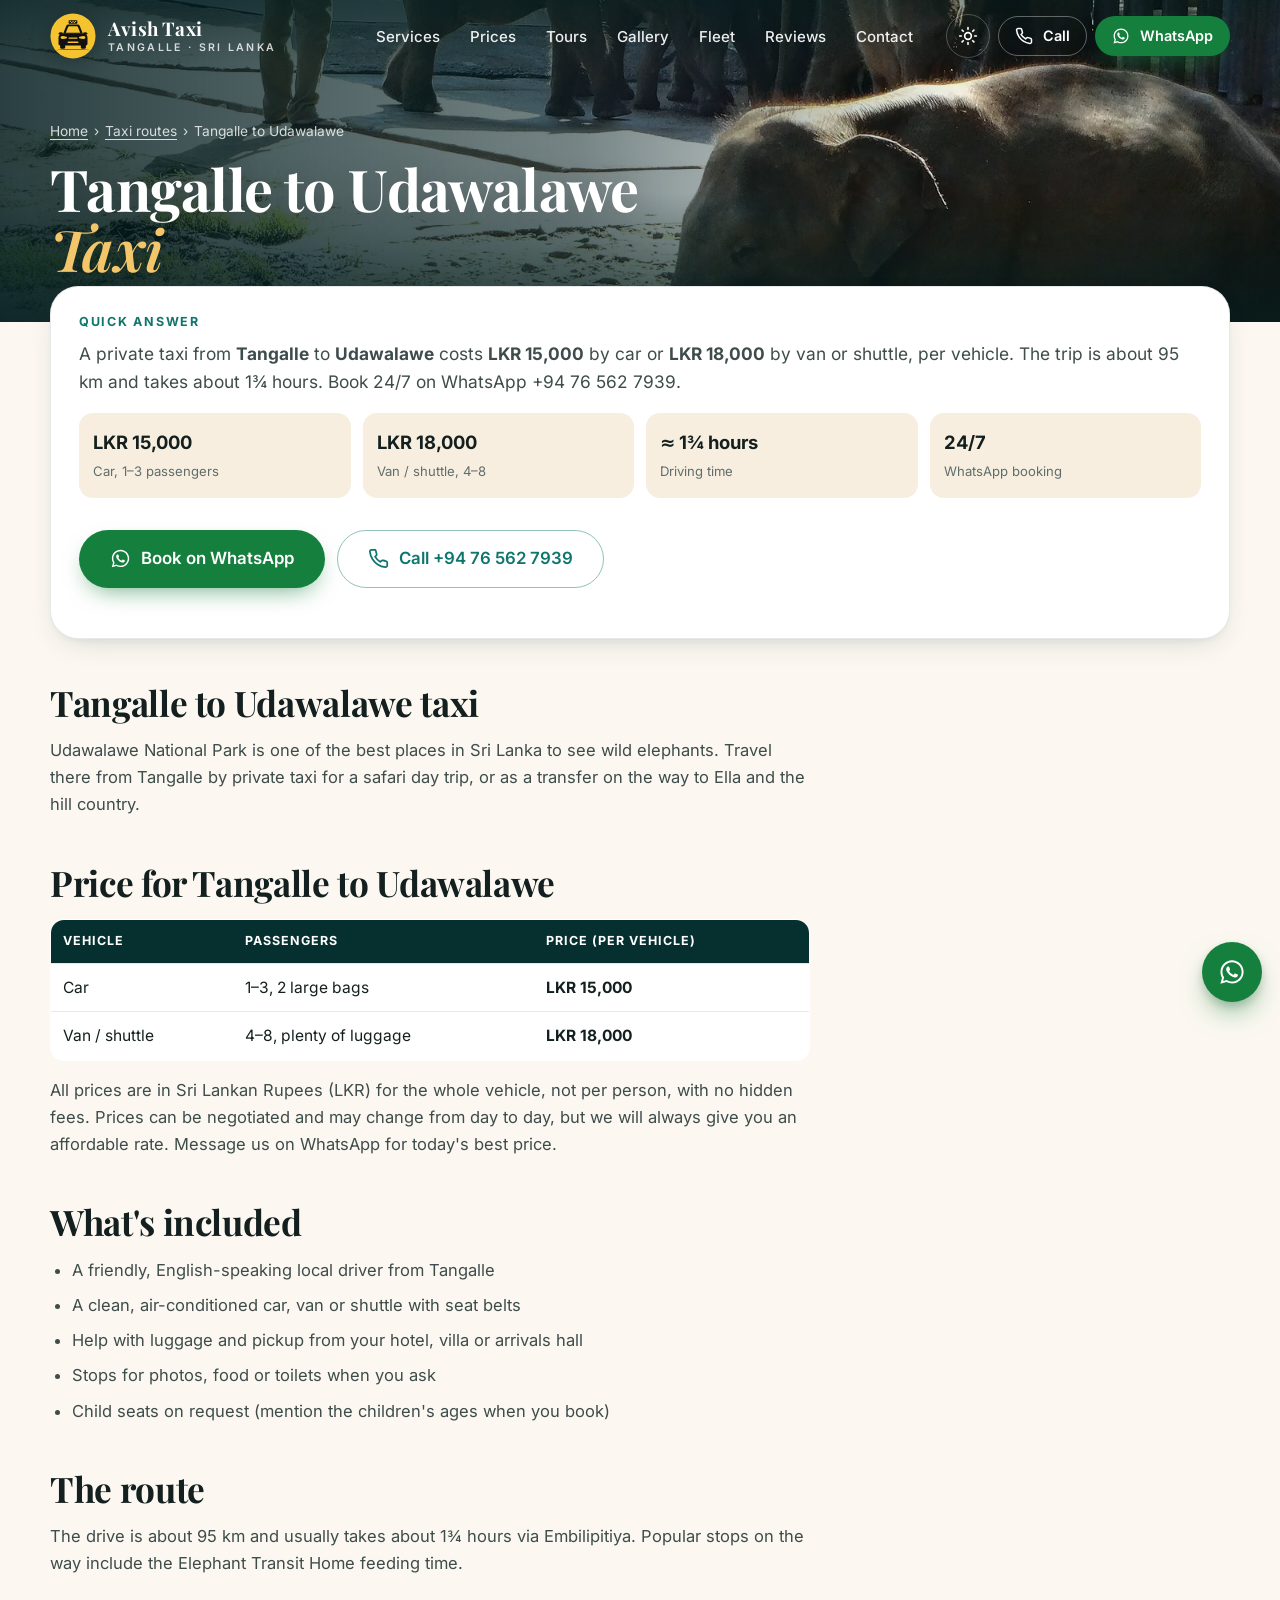
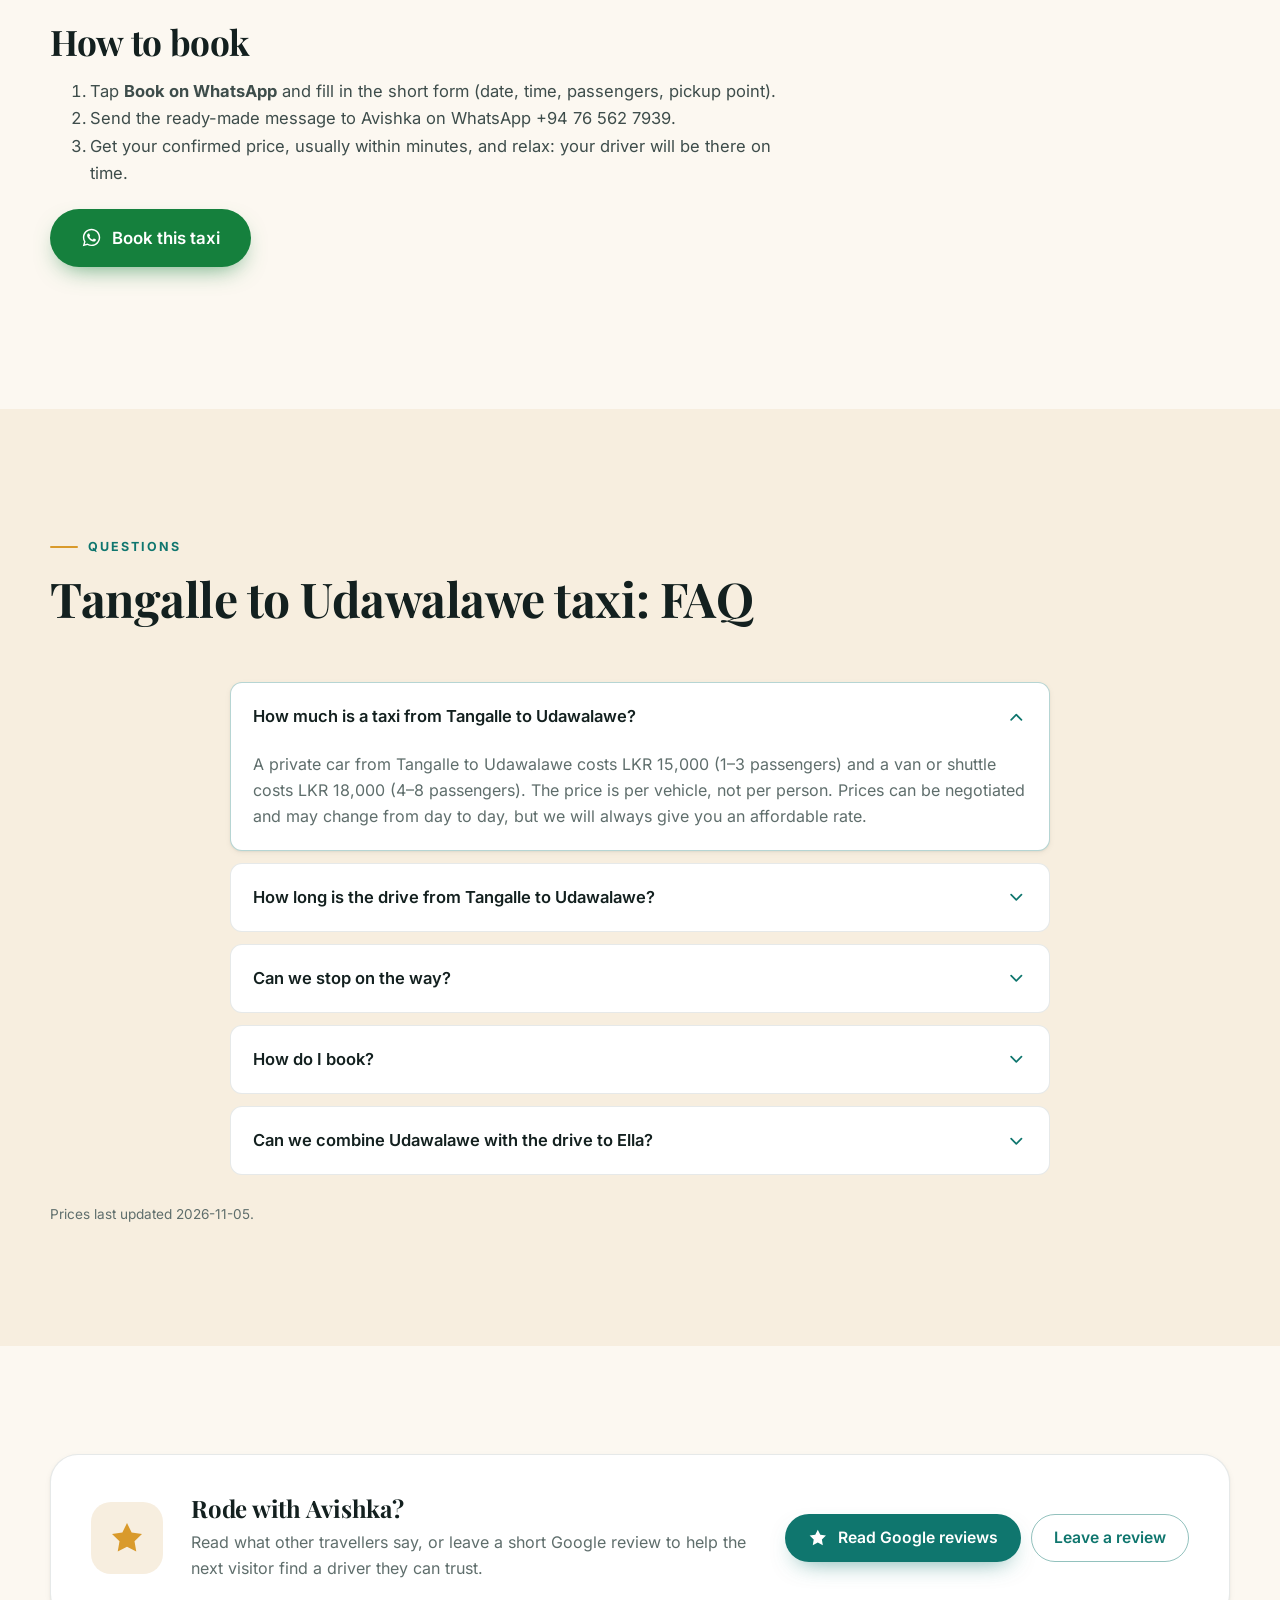
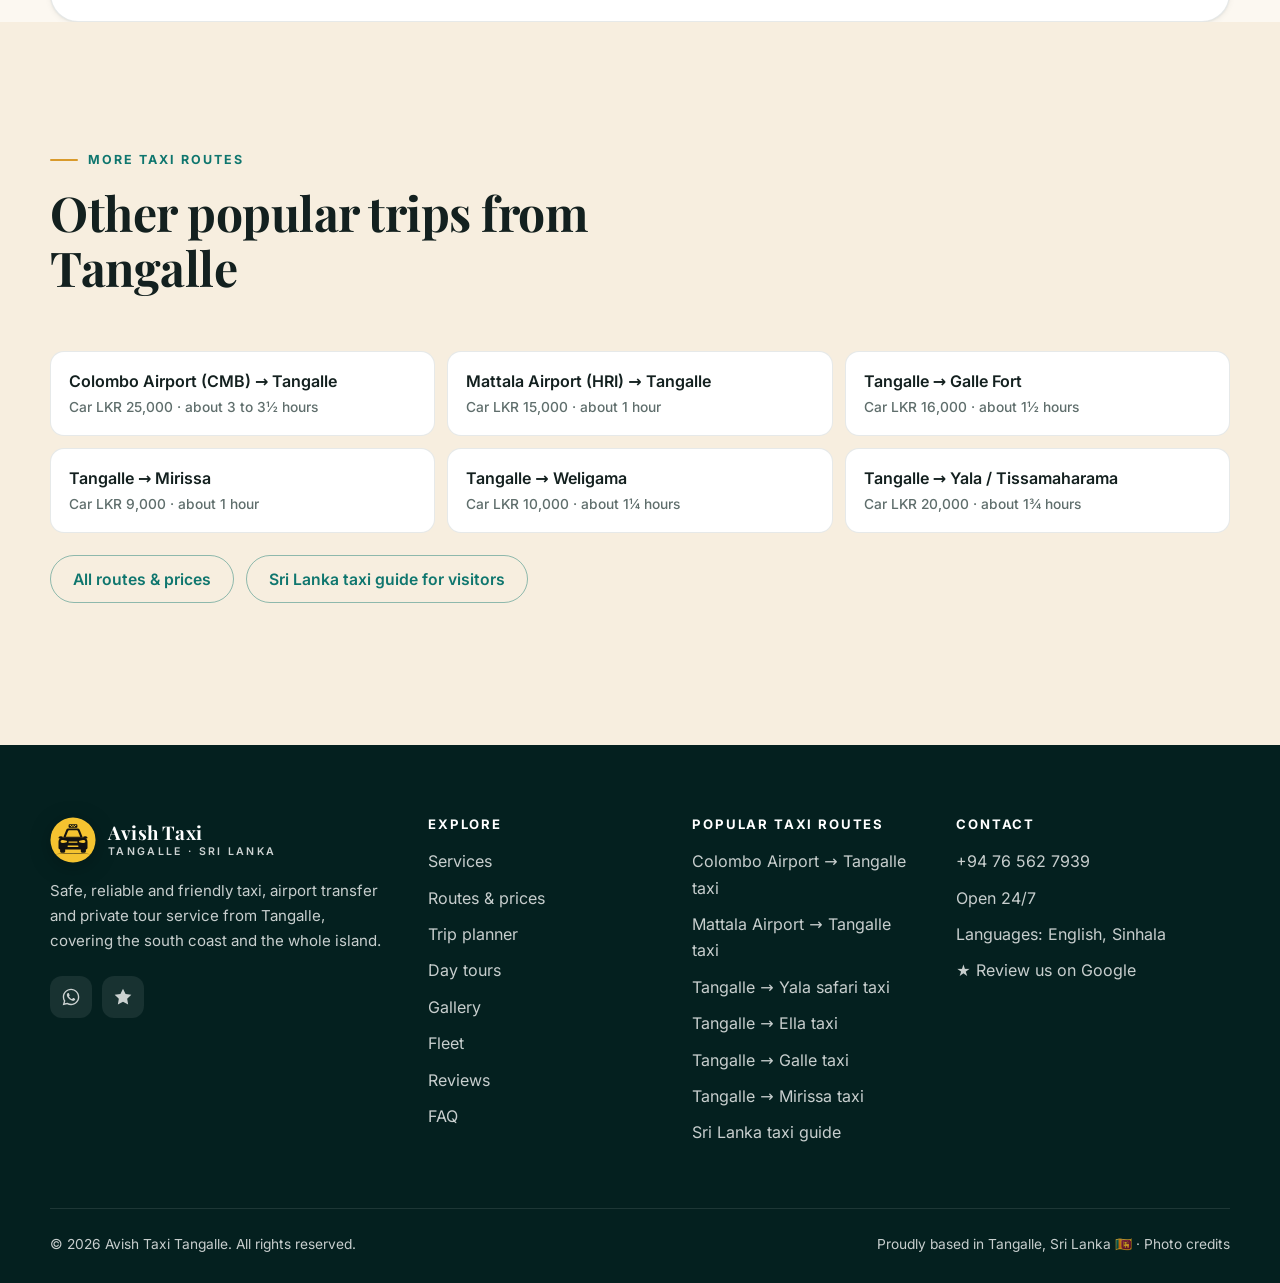
<file: tangalle-to-udawalawe-taxi/index.html>
<!DOCTYPE html>
<html lang="en" data-theme="light">
<head>
<meta charset="utf-8">
<meta name="viewport" content="width=device-width, initial-scale=1, viewport-fit=cover">
<title>Tangalle to Udawalawe Taxi | Car LKR 15,000 · Avish Taxi</title>
<meta name="description" content="Private taxi from Tangalle to Udawalawe, Sri Lanka: car LKR 15,000, van or shuttle LKR 18,000, about 1¾ hours. English-speaking local driver, clean AC vehicle, 24/7 WhatsApp booking.">
<meta name="robots" content="index, follow, max-image-preview:large, max-snippet:-1">
<meta name="theme-color" content="#0F766E">
<meta name="geo.region" content="LK-31">
<meta name="geo.placename" content="Tangalle">
<link rel="canonical" href="https://avishtaxi.github.io/tangalle-to-udawalawe-taxi/">
<link rel="alternate" hreflang="en" href="https://avishtaxi.github.io/tangalle-to-udawalawe-taxi/">
<meta property="og:type" content="website">
<meta property="og:site_name" content="Avish Taxi Tangalle">
<meta property="og:title" content="Tangalle to Udawalawe Taxi | Car LKR 15,000 · Avish Taxi">
<meta property="og:description" content="Private taxi from Tangalle to Udawalawe, Sri Lanka: car LKR 15,000, van or shuttle LKR 18,000, about 1¾ hours. English-speaking local driver, clean AC vehicle, 24/7 WhatsApp booking.">
<meta property="og:url" content="https://avishtaxi.github.io/tangalle-to-udawalawe-taxi/">
<meta property="og:image" content="https://avishtaxi.github.io/images/og-image.jpg">
<meta property="og:image:width" content="1200">
<meta property="og:image:height" content="630">
<meta property="og:locale" content="en_GB">
<meta name="twitter:card" content="summary_large_image">
<link rel="icon" href="/favicon.svg" type="image/svg+xml">
<link rel="icon" href="/favicon-32.png" sizes="32x32" type="image/png">
<link rel="apple-touch-icon" href="/apple-touch-icon.png">
<link rel="manifest" href="/site.webmanifest">
<link rel="preload" href="/fonts/inter.woff2" as="font" type="font/woff2" crossorigin>
<link rel="preload" href="/fonts/playfair.woff2" as="font" type="font/woff2" crossorigin>
<script>(function(){try{var t=localStorage.getItem("avish-theme")||(matchMedia("(prefers-color-scheme: dark)").matches?"dark":"light");document.documentElement.setAttribute("data-theme",t);}catch(e){}})();</script>
<link rel="stylesheet" href="/assets/site.css">
<script type="application/ld+json">
{
 "@context": "https://schema.org",
 "@graph": [
  {
   "@type": [
    "Service",
    "TaxiService"
   ],
   "@id": "https://avishtaxi.github.io/tangalle-to-udawalawe-taxi/#service",
   "name": "Tangalle to Udawalawe taxi",
   "serviceType": "Private taxi transfer",
   "provider": {
    "@id": "https://avishtaxi.github.io/#business"
   },
   "url": "https://avishtaxi.github.io/tangalle-to-udawalawe-taxi/",
   "description": "Udawalawe National Park is one of the best places in Sri Lanka to see wild elephants. Travel there from Tangalle by private taxi for a safari day trip, or as a transfer on the way to Ella and the hill country.",
   "areaServed": [
    {
     "@type": "Place",
     "name": "Tangalle"
    },
    {
     "@type": "Place",
     "name": "Udawalawe"
    }
   ],
   "availableLanguage": [
    "English",
    "Sinhala"
   ],
   "offers": [
    {
     "@type": "Offer",
     "name": "Tangalle to Udawalawe by car (1–3 passengers)",
     "price": 15000,
     "priceCurrency": "LKR",
     "availability": "https://schema.org/InStock"
    },
    {
     "@type": "Offer",
     "name": "Tangalle to Udawalawe by van or shuttle (4–8 passengers)",
     "price": 18000,
     "priceCurrency": "LKR",
     "availability": "https://schema.org/InStock"
    }
   ]
  },
  {
   "@type": "WebPage",
   "@id": "https://avishtaxi.github.io/tangalle-to-udawalawe-taxi/#webpage",
   "url": "https://avishtaxi.github.io/tangalle-to-udawalawe-taxi/",
   "name": "Tangalle to Udawalawe Taxi | Car LKR 15,000 · Avish Taxi",
   "description": "Private taxi from Tangalle to Udawalawe, Sri Lanka: car LKR 15,000, van or shuttle LKR 18,000, about 1¾ hours. English-speaking local driver, clean AC vehicle, 24/7 WhatsApp booking.",
   "isPartOf": {
    "@id": "https://avishtaxi.github.io/#website"
   },
   "about": {
    "@id": "https://avishtaxi.github.io/tangalle-to-udawalawe-taxi/#service"
   },
   "inLanguage": "en",
   "dateModified": "2026-11-05",
   "primaryImageOfPage": {
    "@type": "ImageObject",
    "url": "https://avishtaxi.github.io/images/udawalawe.jpg"
   }
  },
  {
   "@type": "BreadcrumbList",
   "itemListElement": [
    {
     "@type": "ListItem",
     "position": 1,
     "name": "Home",
     "item": "https://avishtaxi.github.io/"
    },
    {
     "@type": "ListItem",
     "position": 2,
     "name": "Taxi routes",
     "item": "https://avishtaxi.github.io/#pricing"
    },
    {
     "@type": "ListItem",
     "position": 3,
     "name": "Tangalle to Udawalawe",
     "item": "https://avishtaxi.github.io/tangalle-to-udawalawe-taxi/"
    }
   ]
  },
  {
   "@type": "FAQPage",
   "mainEntity": [
    {
     "@type": "Question",
     "name": "How much is a taxi from Tangalle to Udawalawe?",
     "acceptedAnswer": {
      "@type": "Answer",
      "text": "A private car from Tangalle to Udawalawe costs LKR 15,000 (1–3 passengers) and a van or shuttle costs LKR 18,000 (4–8 passengers). The price is per vehicle, not per person. Prices can be negotiated and may change from day to day, but we will always give you an affordable rate."
     }
    },
    {
     "@type": "Question",
     "name": "How long is the drive from Tangalle to Udawalawe?",
     "acceptedAnswer": {
      "@type": "Answer",
      "text": "It is about 95 km and usually takes about 1¾ hours via Embilipitiya, depending on traffic and stops."
     }
    },
    {
     "@type": "Question",
     "name": "Can we stop on the way?",
     "acceptedAnswer": {
      "@type": "Answer",
      "text": "Yes. Popular stops include the Elephant Transit Home feeding time. Tell us when you book and we will plan the time."
     }
    },
    {
     "@type": "Question",
     "name": "How do I book?",
     "acceptedAnswer": {
      "@type": "Answer",
      "text": "Tap Book on WhatsApp, fill in the short form and send the message to Avishka on +94 76 562 7939. You get a confirmed price, usually within minutes. Booking is available 24/7."
     }
    },
    {
     "@type": "Question",
     "name": "Can we combine Udawalawe with the drive to Ella?",
     "acceptedAnswer": {
      "@type": "Answer",
      "text": "Yes. Many guests do an Udawalawe safari and then continue to Ella the same day. Ask on WhatsApp for a combined price."
     }
    }
   ]
  }
 ]
}
</script>
</head>
<body class="no-js">
<a class="skip" href="#main">Skip to content</a>
<!-- ============ Icon sprite (inline SVG, no external requests) ============ -->
<svg width="0" height="0" style="position:absolute" aria-hidden="true">
  <defs>
    <symbol id="logo" viewBox="0 0 100 100"><circle cx="50" cy="50" r="49" fill="#F5C330"/> <rect x="40.5" y="15.5" width="19" height="8" rx="2" fill="#111"/> <g fill="#F5C330"> <rect x="43" y="17.5" width="2.8" height="2"/><rect x="48.6" y="17.5" width="2.8" height="2"/><rect x="54.2" y="17.5" width="2.8" height="2"/> <rect x="45.8" y="19.5" width="2.8" height="2"/><rect x="51.4" y="19.5" width="2.8" height="2"/> </g> <path d="M28.5 45 L35.5 27.6 Q36.6 25 39.6 25 L60.4 25 Q63.4 25 64.5 27.6 L71.5 45 Z" fill="#111"/> <path d="M34.3 43 L39.4 30.4 Q40 29 41.6 29 L58.4 29 Q60 29 60.6 30.4 L65.7 43 Z" fill="#F5C330"/> <path d="M27 42.5 Q20.5 41 18.5 44.5 Q18 46.8 21 47 L28.5 47 Z" fill="#111"/> <path d="M73 42.5 Q79.5 41 81.5 44.5 Q82 46.8 79 47 L71.5 47 Z" fill="#111"/> <path d="M18.5 54 Q18.5 45.5 27 44.5 L73 44.5 Q81.5 45.5 81.5 54 L81.5 67 Q81.5 70.5 78 70.5 L22 70.5 Q18.5 70.5 18.5 67 Z" fill="#111"/> <path d="M23 52.5 Q24 50 28 50.2 L36 51.5 Q38 52.5 36.5 55 Q30 57 25 56.2 Q22.5 55.5 23 52.5 Z" fill="#F5C330"/> <path d="M77 52.5 Q76 50 72 50.2 L64 51.5 Q62 52.5 63.5 55 Q70 57 75 56.2 Q77.5 55.5 77 52.5 Z" fill="#F5C330"/> <rect x="40" y="53" width="20" height="3" rx="1.5" fill="#F5C330"/> <rect x="38" y="62" width="24" height="3.2" rx="1.6" fill="#F5C330"/> <rect x="22" y="68" width="11" height="9.5" rx="2.5" fill="#111"/> <rect x="67" y="68" width="11" height="9.5" rx="2.5" fill="#111"/> <path d="M10 81 Q50 75 90 81 Q50 78.2 10 81 Z" fill="#111"/></symbol>
    <symbol id="i-wa" viewBox="0 0 24 24"><path fill="currentColor" stroke="none" d="M12.04 2C6.58 2 2.13 6.45 2.13 11.91c0 1.75.46 3.45 1.32 4.95L2.05 22l5.25-1.38a9.9 9.9 0 0 0 4.74 1.21c5.46 0 9.91-4.45 9.91-9.91C21.95 6.45 17.5 2 12.04 2Zm0 18.15c-1.48 0-2.93-.4-4.2-1.15l-.3-.18-3.12.82.83-3.04-.2-.31a8.24 8.24 0 0 1-1.26-4.38c0-4.54 3.7-8.24 8.25-8.24 4.54 0 8.24 3.7 8.24 8.24 0 4.55-3.7 8.24-8.24 8.24Zm4.52-6.16c-.25-.12-1.46-.72-1.69-.81-.23-.08-.39-.12-.56.12-.17.25-.64.81-.78.97-.14.17-.29.19-.54.06-.25-.12-1.05-.39-1.99-1.23-.74-.66-1.23-1.47-1.38-1.72-.14-.25-.02-.38.11-.51.11-.11.25-.29.37-.43.13-.15.17-.25.25-.42.08-.17.04-.31-.02-.43-.06-.13-.56-1.34-.76-1.84-.2-.48-.41-.42-.56-.43h-.48c-.17 0-.43.06-.66.31-.22.25-.86.85-.86 2.07 0 1.22.89 2.4 1.01 2.56.12.17 1.75 2.67 4.23 3.74.59.26 1.05.41 1.41.52.59.19 1.13.16 1.56.1.48-.07 1.46-.6 1.67-1.18.21-.58.21-1.07.14-1.18-.06-.1-.23-.16-.48-.29Z"/></symbol>
    <symbol id="i-phone" viewBox="0 0 24 24"><path d="M22 16.92v3a2 2 0 0 1-2.18 2 19.79 19.79 0 0 1-8.63-3.07 19.5 19.5 0 0 1-6-6 19.79 19.79 0 0 1-3.07-8.67A2 2 0 0 1 4.11 2h3a2 2 0 0 1 2 1.72c.13.96.36 1.9.7 2.81a2 2 0 0 1-.45 2.11L8.09 9.91a16 16 0 0 0 6 6l1.27-1.27a2 2 0 0 1 2.11-.45c.91.34 1.85.57 2.81.7A2 2 0 0 1 22 16.92z"/></symbol>
    <symbol id="i-mail" viewBox="0 0 24 24"><rect x="2" y="4" width="20" height="16" rx="2"/><path d="m22 7-10 6L2 7"/></symbol>
    <symbol id="i-plane" viewBox="0 0 24 24"><path d="M17.8 19.2 16 11l3.5-3.5C21 6 21.5 4 21 3c-1-.5-3 0-4.5 1.5L13 8 4.8 6.2c-.5-.1-.9.1-1.1.5l-.3.5c-.2.5-.1 1 .3 1.3L9 12l-2 3H4l-1 1 3 2 2 3 1-1v-3l3-2 3.5 5.3c.3.4.8.5 1.3.3l.5-.2c.4-.3.6-.7.5-1.2z"/></symbol>
    <symbol id="i-car" viewBox="0 0 24 24"><path d="M19 17h2c.6 0 1-.4 1-1v-3c0-.9-.7-1.7-1.5-1.9C18.7 10.6 16 10 16 10s-1.3-1.4-2.2-2.3c-.5-.4-1.1-.7-1.8-.7H5c-.6 0-1.1.4-1.4.9l-1.4 2.9A3.7 3.7 0 0 0 2 12v4c0 .6.4 1 1 1h2"/><circle cx="7" cy="17" r="2"/><path d="M9 17h6"/><circle cx="17" cy="17" r="2"/></symbol>
    <symbol id="i-route" viewBox="0 0 24 24"><circle cx="6" cy="19" r="3"/><path d="M9 19h8.5a3.5 3.5 0 0 0 0-7h-11a3.5 3.5 0 0 1 0-7H15"/><circle cx="18" cy="5" r="3"/></symbol>
    <symbol id="i-binoc" viewBox="0 0 24 24"><circle cx="6" cy="16" r="4"/><circle cx="18" cy="16" r="4"/><path d="M10 16h4M2.6 14 5 5h3.5l1 8M21.4 14 19 5h-3.5l-1 8"/></symbol>
    <symbol id="i-map" viewBox="0 0 24 24"><path d="m3 6 6-3 6 3 6-3v15l-6 3-6-3-6 3z"/><path d="M9 3v15M15 6v15"/></symbol>
    <symbol id="i-home" viewBox="0 0 24 24"><path d="m3 9 9-7 9 7v11a2 2 0 0 1-2 2H5a2 2 0 0 1-2-2z"/><path d="M9 22V12h6v10"/></symbol>
    <symbol id="i-clock" viewBox="0 0 24 24"><circle cx="12" cy="12" r="10"/><path d="M12 6v6l4 2"/></symbol>
    <symbol id="i-shield" viewBox="0 0 24 24"><path d="M12 22s8-4 8-10V5l-8-3-8 3v7c0 6 8 10 8 10z"/><path d="m9 12 2 2 4-4"/></symbol>
    <symbol id="i-spark" viewBox="0 0 24 24"><path d="M12 3l1.9 5.8L20 10.5l-6.1 1.7L12 18l-1.9-5.8L4 10.5l6.1-1.7z"/><path d="M19 3v4M21 5h-4M5 17v4M7 19H3"/></symbol>
    <symbol id="i-tag" viewBox="0 0 24 24"><path d="M20.6 13.4 13.4 20.6a2 2 0 0 1-2.8 0L2 12V2h10l8.6 8.6a2 2 0 0 1 0 2.8z"/><circle cx="7" cy="7" r="1.5"/></symbol>
    <symbol id="i-heart" viewBox="0 0 24 24"><path d="M19 14c1.5-1.5 3-3.2 3-5.5A5.5 5.5 0 0 0 16.5 3c-1.8 0-3 .5-4.5 2-1.5-1.5-2.7-2-4.5-2A5.5 5.5 0 0 0 2 8.5c0 2.3 1.5 4 3 5.5l7 7z"/></symbol>
    <symbol id="i-pin" viewBox="0 0 24 24"><path d="M20 10c0 6-8 12-8 12s-8-6-8-12a8 8 0 0 1 16 0z"/><circle cx="12" cy="10" r="3"/></symbol>
    <symbol id="i-star" viewBox="0 0 24 24"><path fill="currentColor" stroke="none" d="m12 2 3.09 6.26L22 9.27l-5 4.87 1.18 6.88L12 17.77l-6.18 3.25L7 14.14 2 9.27l6.91-1.01z"/></symbol>
    <symbol id="i-users" viewBox="0 0 24 24"><path d="M16 21v-2a4 4 0 0 0-4-4H6a4 4 0 0 0-4 4v2"/><circle cx="9" cy="7" r="4"/><path d="M22 21v-2a4 4 0 0 0-3-3.87M16 3.13a4 4 0 0 1 0 7.75"/></symbol>
    <symbol id="i-bag" viewBox="0 0 24 24"><rect x="3" y="7" width="18" height="14" rx="2"/><path d="M16 21V5a2 2 0 0 0-2-2h-4a2 2 0 0 0-2 2v16"/></symbol>
    <symbol id="i-snow" viewBox="0 0 24 24"><path d="M2 12h20M12 2v20M20 16l-4-4 4-4M4 8l4 4-4 4M16 4l-4 4-4-4M8 20l4-4 4 4"/></symbol>
    <symbol id="i-check" viewBox="0 0 24 24"><path d="M20 6 9 17l-5-5"/></symbol>
    <symbol id="i-menu" viewBox="0 0 24 24"><path d="M4 6h16M4 12h16M4 18h16"/></symbol>
    <symbol id="i-x" viewBox="0 0 24 24"><path d="M18 6 6 18M6 6l12 12"/></symbol>
    <symbol id="i-sun" viewBox="0 0 24 24"><circle cx="12" cy="12" r="4"/><path d="M12 2v2M12 20v2M4.93 4.93l1.41 1.41M17.66 17.66l1.41 1.41M2 12h2M20 12h2M6.34 17.66l-1.41 1.41M19.07 4.93l-1.41 1.41"/></symbol>
    <symbol id="i-moon" viewBox="0 0 24 24"><path d="M12 3a6 6 0 0 0 9 9 9 9 0 1 1-9-9z"/></symbol>
    <symbol id="i-arrow" viewBox="0 0 24 24"><path d="M5 12h14M12 5l7 7-7 7"/></symbol>
    <symbol id="i-globe" viewBox="0 0 24 24"><circle cx="12" cy="12" r="10"/><path d="M2 12h20M12 2a15.3 15.3 0 0 1 4 10 15.3 15.3 0 0 1-4 10 15.3 15.3 0 0 1-4-10 15.3 15.3 0 0 1 4-10z"/></symbol>
    <symbol id="i-waves" viewBox="0 0 24 24"><path d="M2 6c.6.5 1.2 1 2.5 1C7 7 7 5 9.5 5c2.6 0 2.4 2 5 2 2.5 0 2.5-2 5-2 1.3 0 1.9.5 2.5 1M2 12c.6.5 1.2 1 2.5 1 2.5 0 2.5-2 5-2 2.6 0 2.4 2 5 2 2.5 0 2.5-2 5-2 1.3 0 1.9.5 2.5 1M2 18c.6.5 1.2 1 2.5 1 2.5 0 2.5-2 5-2 2.6 0 2.4 2 5 2 2.5 0 2.5-2 5-2 1.3 0 1.9.5 2.5 1"/></symbol>
    <symbol id="i-fort" viewBox="0 0 24 24"><path d="M3 22h18M6 18v-7M10 18v-7M14 18v-7M18 18v-7M12 2l8 5H4z"/></symbol>
    <symbol id="i-mountain" viewBox="0 0 24 24"><path d="m8 3 4 8 5-5 5 15H2L8 3z"/></symbol>
    <symbol id="i-calendar" viewBox="0 0 24 24"><rect x="3" y="4" width="18" height="18" rx="2"/><path d="M16 2v4M8 2v4M3 10h18"/></symbol>
    <symbol id="i-chev" viewBox="0 0 24 24"><path d="m6 9 6 6 6-6"/></symbol>
    <symbol id="i-fb" viewBox="0 0 24 24"><path d="M18 2h-3a5 5 0 0 0-5 5v3H7v4h3v8h4v-8h3l1-4h-4V7a1 1 0 0 1 1-1h3z"/></symbol>
    <symbol id="i-ig" viewBox="0 0 24 24"><rect x="2" y="2" width="20" height="20" rx="5"/><path d="M16 11.37A4 4 0 1 1 12.63 8 4 4 0 0 1 16 11.37zM17.5 6.5h.01"/></symbol>
    <symbol id="i-quote" viewBox="0 0 24 24"><path fill="currentColor" stroke="none" d="M7.2 6C4.3 7.3 2.5 9.8 2.5 13.2V18h6.3v-6.1H5.6c.1-1.9 1.2-3.3 3-4.1zm10 0c-2.9 1.3-4.7 3.8-4.7 7.2V18h6.3v-6.1h-3.2c.1-1.9 1.2-3.3 3-4.1z"/></symbol>
    <symbol id="i-send" viewBox="0 0 24 24"><path d="m22 2-7 20-4-9-9-4z"/><path d="M22 2 11 13"/></symbol>
    <symbol id="i-palm" viewBox="0 0 24 24"><path d="M13 8c0-2.76-2.46-5-5.5-5S2 5.24 2 8h2l1-1 1 1h4"/><path d="M13 7.14A5.82 5.82 0 0 1 16.5 6c3.04 0 5.5 2.24 5.5 5h-3l-1-1-1 1h-3"/><path d="M5.89 9.71c-2.15 2.15-2.3 5.47-.35 7.43l4.24-4.25.7-.7.71-.71 2.12-2.12c-1.95-1.96-5.27-1.8-7.42.35z"/><path d="M11 15.5c.5 2.5-.17 4.5-1 6.5h4c2-5.5-.5-12-1-14"/></symbol>
  </defs>
</svg>

<header class="nav" id="nav">
  <div class="wrap">
    <a class="brand" href="/">
      <span class="brand-mark" aria-hidden="true"><svg viewBox="0 0 100 100"><use href="#logo"/></svg>
      </span>
      <span class="brand-text"><b>Avish Taxi</b><small>Tangalle · Sri Lanka</small></span>
    </a>

    <nav aria-label="Main">
      <ul class="nav-links">
        <li><a href="/#services">Services</a></li>
        <li><a href="/#pricing">Prices</a></li>
        <li><a href="/#tours">Tours</a></li>
        <li><a href="/#gallery">Gallery</a></li>
        <li><a href="/#fleet">Fleet</a></li>
        <li><a href="/#reviews">Reviews</a></li>
        <li><a href="/#contact">Contact</a></li>
      </ul>
    </nav>

    <div class="nav-actions">
      <button class="icon-btn theme-toggle" type="button" aria-label="Switch between light and dark mode">
        <svg class="icon sun"><use href="#i-sun"/></svg><svg class="icon moon"><use href="#i-moon"/></svg>
      </button>
      <a class="btn btn-sm nav-call" href="tel:+94765627939" data-tel aria-label="Call Avishka">
        <svg class="icon"><use href="#i-phone"/></svg><span class="label">Call</span>
      </a>
      <a class="btn btn-sm btn-wa" href="https://wa.me/94765627939" data-wa="Hi Avishka, I'd like to book a taxi from [location] to [destination] on [date]." data-book="taxi" target="_blank" rel="noopener" aria-label="Book on WhatsApp">
        <svg class="icon"><use href="#i-wa"/></svg><span class="label">WhatsApp</span>
      </a>
      <button class="icon-btn menu-btn" type="button" aria-label="Open menu" aria-expanded="false" aria-controls="mobile-menu">
        <svg class="icon"><use href="#i-menu"/></svg>
      </button>
    </div>
  </div>
</header>

<div class="mobile-menu" id="mobile-menu" hidden>
  <a class="link" href="/">Home <svg class="icon"><use href="#i-arrow"/></svg></a>
  <a class="link" href="/#services">Services <svg class="icon"><use href="#i-arrow"/></svg></a>
  <a class="link" href="/#pricing">Routes &amp; Prices <svg class="icon"><use href="#i-arrow"/></svg></a>
  <a class="link" href="/#planner">Trip planner <svg class="icon"><use href="#i-arrow"/></svg></a>
  <a class="link" href="/#tours">Tours <svg class="icon"><use href="#i-arrow"/></svg></a>
  <a class="link" href="/#gallery">Gallery <svg class="icon"><use href="#i-arrow"/></svg></a>
  <a class="link" href="/#fleet">Fleet <svg class="icon"><use href="#i-arrow"/></svg></a>
  <a class="link" href="/#reviews">Reviews <svg class="icon"><use href="#i-arrow"/></svg></a>
  <a class="link" href="/#contact">Contact <svg class="icon"><use href="#i-arrow"/></svg></a>
  <a class="link" href="/sri-lanka-taxi-guide/">Sri Lanka taxi guide <svg class="icon"><use href="#i-arrow"/></svg></a>
  <div class="row">
    <a class="btn btn-outline" href="tel:+94765627939" data-tel><svg class="icon"><use href="#i-phone"/></svg>Call</a>
    <a class="btn btn-wa" href="https://wa.me/94765627939" data-wa="Hi Avishka, I'd like to book a taxi from [location] to [destination] on [date]." data-book="taxi" target="_blank" rel="noopener"><svg class="icon"><use href="#i-wa"/></svg>WhatsApp</a>
  </div>
</div>

<main id="main">
<section class="hero sub" aria-labelledby="page-title">
  <div class="hero-media"><picture><source type="image/avif" srcset="/images/udawalawe-800.avif 800w, /images/udawalawe-1200.avif 1200w, /images/udawalawe-1600.avif 1600w" sizes="100vw"><source type="image/webp" srcset="/images/udawalawe-800.webp 800w, /images/udawalawe-1200.webp 1200w, /images/udawalawe-1600.webp 1600w" sizes="100vw"><img src="/images/udawalawe-1200.jpg" alt="Young elephants at the Udawalawe Elephant Transit Home" width="1600" height="1000" fetchpriority="high" decoding="async"></picture></div>
  <div class="wrap">
    <div class="hero-content">
      <nav class="crumbs" aria-label="Breadcrumb"><a href="/">Home</a> <span aria-hidden="true">›</span> <a href="/#pricing">Taxi routes</a> <span aria-hidden="true">›</span> <span aria-current="page">Tangalle to Udawalawe</span></nav>
      <h1 id="page-title">Tangalle to Udawalawe <em>Taxi</em></h1>
    </div>
  </div>
</section>
<section class="section" style="padding-top:0">
  <div class="wrap">
    <div class="answer">
      <h2>Quick answer</h2>
      <p>A private taxi from <strong>Tangalle</strong> to <strong>Udawalawe</strong> costs <strong>LKR 15,000</strong> by car or <strong>LKR 18,000</strong> by van or shuttle, per vehicle. The trip is about 95 km and takes about 1¾ hours. Book 24/7 on WhatsApp +94 76 562 7939.</p>
      <div class="facts-row">
        <div><b>LKR 15,000</b><span>Car, 1–3 passengers</span></div>
        <div><b>LKR 18,000</b><span>Van / shuttle, 4–8</span></div>
        <div><b>≈ 1¾ hours</b><span>Driving time</span></div>
        <div><b>24/7</b><span>WhatsApp booking</span></div>
      </div>
      <p class="cta-row"><a class="btn btn-wa btn-lg" href="https://wa.me/94765627939" data-wa="Hi Avishka, I&#x27;d like to book a taxi from Tangalle to Udawalawe on [date]." data-book="route" data-from="Tangalle" data-to="Udawalawe" target="_blank" rel="noopener"><svg class="icon"><use href="#i-wa"/></svg>Book on WhatsApp</a><a class="btn btn-outline btn-lg" href="tel:+94765627939" data-tel><svg class="icon"><use href="#i-phone"/></svg>Call +94 76 562 7939</a></p>
    </div>

    <div class="prose">
      <h2>Tangalle to Udawalawe taxi</h2>
      <p>Udawalawe National Park is one of the best places in Sri Lanka to see wild elephants. Travel there from Tangalle by private taxi for a safari day trip, or as a transfer on the way to Ella and the hill country.</p>

      <h2>Price for Tangalle to Udawalawe</h2>
      <div class="pt-wrap"><table class="pt">
        <thead><tr><th scope="col">Vehicle</th><th scope="col">Passengers</th><th scope="col">Price (per vehicle)</th></tr></thead>
        <tbody>
          <tr><td>Car</td><td>1–3, 2 large bags</td><td><strong>LKR 15,000</strong></td></tr>
          <tr><td>Van / shuttle</td><td>4–8, plenty of luggage</td><td><strong>LKR 18,000</strong></td></tr>
        </tbody>
      </table></div>
      <p>All prices are in Sri Lankan Rupees (LKR) for the whole vehicle, not per person, with no hidden fees. Prices can be negotiated and may change from day to day, but we will always give you an affordable rate. Message us on WhatsApp for today&#39;s best price.</p>

      <h2>What&#39;s included</h2>
      <ul class="dots">
        <li>A friendly, English-speaking local driver from Tangalle</li>
        <li>A clean, air-conditioned car, van or shuttle with seat belts</li>
        <li>Help with luggage and pickup from your hotel, villa or arrivals hall</li>
        <li>Stops for photos, food or toilets when you ask</li>
        <li>Child seats on request (mention the children&#39;s ages when you book)</li>
      </ul>

      <h2>The route</h2>
      <p>The drive is about 95 km and usually takes about 1¾ hours via Embilipitiya. Popular stops on the way include the Elephant Transit Home feeding time.</p>

      <h2>How to book</h2>
      <ol class="dots" style="list-style:decimal">
        <li>Tap <strong>Book on WhatsApp</strong> and fill in the short form (date, time, passengers, pickup point).</li>
        <li>Send the ready-made message to Avishka on WhatsApp +94 76 562 7939.</li>
        <li>Get your confirmed price, usually within minutes, and relax: your driver will be there on time.</li>
      </ol>
      <p class="cta-row"><a class="btn btn-wa btn-lg" href="https://wa.me/94765627939" data-wa="Hi Avishka, I&#x27;d like to book a taxi from Tangalle to Udawalawe on [date]." data-book="route" data-from="Tangalle" data-to="Udawalawe" target="_blank" rel="noopener"><svg class="icon"><use href="#i-wa"/></svg>Book this taxi</a></p>
    </div>
  </div>
</section>

<section class="section alt" aria-labelledby="faq-title">
  <div class="wrap">
    <div class="section-head"><span class="eyebrow">Questions</span><h2 id="faq-title">Tangalle to Udawalawe taxi: FAQ</h2></div>
    <div class="faq">
      <details open>
        <summary>How much is a taxi from Tangalle to Udawalawe?<svg class="icon"><use href="#i-chev"/></svg></summary>
        <p>A private car from Tangalle to Udawalawe costs LKR 15,000 (1–3 passengers) and a van or shuttle costs LKR 18,000 (4–8 passengers). The price is per vehicle, not per person. Prices can be negotiated and may change from day to day, but we will always give you an affordable rate.</p>
      </details>
      <details>
        <summary>How long is the drive from Tangalle to Udawalawe?<svg class="icon"><use href="#i-chev"/></svg></summary>
        <p>It is about 95 km and usually takes about 1¾ hours via Embilipitiya, depending on traffic and stops.</p>
      </details>
      <details>
        <summary>Can we stop on the way?<svg class="icon"><use href="#i-chev"/></svg></summary>
        <p>Yes. Popular stops include the Elephant Transit Home feeding time. Tell us when you book and we will plan the time.</p>
      </details>
      <details>
        <summary>How do I book?<svg class="icon"><use href="#i-chev"/></svg></summary>
        <p>Tap Book on WhatsApp, fill in the short form and send the message to Avishka on +94 76 562 7939. You get a confirmed price, usually within minutes. Booking is available 24/7.</p>
      </details>
      <details>
        <summary>Can we combine Udawalawe with the drive to Ella?<svg class="icon"><use href="#i-chev"/></svg></summary>
        <p>Yes. Many guests do an Udawalawe safari and then continue to Ella the same day. Ask on WhatsApp for a combined price.</p>
      </details>
    </div>
    <p class="updated">Prices last updated 2026-11-05.</p>
  </div>
</section>

<section class="section" aria-labelledby="rev-title" style="padding-top:clamp(48px,7vw,80px);padding-bottom:0">
  <div class="wrap">
    <div class="review-cta">
      <span class="g" aria-hidden="true"><svg class="icon fill"><use href="#i-star"/></svg></span>
      <div>
        <h2 id="rev-title" style="font-family:var(--font-serif);font-size:1.5rem;margin-bottom:6px">Rode with Avishka?</h2>
        <p>Read what other travellers say, or leave a short Google review to help the next visitor find a driver they can trust.</p>
      </div>
      <div class="actions">
        <a class="btn btn-primary" href="https://g.page/r/CVZ3o3eDvxQkEBM" target="_blank" rel="noopener"><svg class="icon fill"><use href="#i-star"/></svg>Read Google reviews</a>
        <a class="btn btn-outline" href="https://g.page/r/CVZ3o3eDvxQkEBM/review" target="_blank" rel="noopener">Leave a review</a>
      </div>
    </div>
  </div>
</section>

<section class="section alt" aria-labelledby="more-title">
  <div class="wrap">
    <div class="section-head"><span class="eyebrow">More taxi routes</span><h2 id="more-title">Other popular trips from Tangalle</h2></div>
    <div class="related">
      <a href="/colombo-airport-to-tangalle-taxi/">Colombo Airport (CMB) → Tangalle<span>Car LKR 25,000 · about 3 to 3½ hours</span></a>
      <a href="/mattala-airport-to-tangalle-taxi/">Mattala Airport (HRI) → Tangalle<span>Car LKR 15,000 · about 1 hour</span></a>
      <a href="/tangalle-to-galle-taxi/">Tangalle → Galle Fort<span>Car LKR 16,000 · about 1½ hours</span></a>
      <a href="/tangalle-to-mirissa-taxi/">Tangalle → Mirissa<span>Car LKR 9,000 · about 1 hour</span></a>
      <a href="/tangalle-to-weligama-taxi/">Tangalle → Weligama<span>Car LKR 10,000 · about 1¼ hours</span></a>
      <a href="/tangalle-to-yala-taxi/">Tangalle → Yala / Tissamaharama<span>Car LKR 20,000 · about 1¾ hours</span></a>
    </div>
    <p class="cta-row"><a class="btn btn-outline" href="/#pricing">All routes &amp; prices</a><a class="btn btn-outline" href="/sri-lanka-taxi-guide/">Sri Lanka taxi guide for visitors</a></p>
  </div>
</section>

</main>

<footer class="footer">
  <div class="wrap">
    <div class="cols">
      <div>
        <a class="brand" href="/">
          <span class="brand-mark" aria-hidden="true"><svg viewBox="0 0 100 100"><use href="#logo"/></svg></span>
          <span class="brand-text"><b>Avish Taxi</b><small>Tangalle · Sri Lanka</small></span>
        </a>
        <p>Safe, reliable and friendly taxi, airport transfer and private tour service from Tangalle, covering the south coast and the whole island.</p>
        <div class="socials" id="socials">
          <a href="https://wa.me/94765627939" data-wa="Hi Avishka!" data-book="hello" target="_blank" rel="noopener" aria-label="WhatsApp"><svg class="icon"><use href="#i-wa"/></svg></a>
          <a href="https://g.page/r/CVZ3o3eDvxQkEBM/review" target="_blank" rel="noopener" aria-label="Review Avish Taxi on Google" title="Review us on Google"><svg class="icon fill"><use href="#i-star"/></svg></a>
          <a href="#" data-social="facebook" target="_blank" rel="noopener" aria-label="Facebook" hidden><svg class="icon"><use href="#i-fb"/></svg></a>
          <a href="#" data-social="instagram" target="_blank" rel="noopener" aria-label="Instagram" hidden><svg class="icon"><use href="#i-ig"/></svg></a>
          <a href="/#contact" data-mail hidden aria-label="Email"><svg class="icon"><use href="#i-mail"/></svg></a>
        </div>
      </div>
      <div>
        <h2 class="f-h">Explore</h2>
        <ul>
          <li><a href="/#services">Services</a></li>
          <li><a href="/#pricing">Routes &amp; prices</a></li>
          <li><a href="/#planner">Trip planner</a></li>
          <li><a href="/#tours">Day tours</a></li>
          <li><a href="/#gallery">Gallery</a></li>
        <li><a href="/#fleet">Fleet</a></li>
          <li><a href="/#reviews">Reviews</a></li>
          <li><a href="/#faq">FAQ</a></li>
        </ul>
      </div>
      <div>
        <h2 class="f-h">Popular taxi routes</h2>
        <ul>
          <li><a href="/colombo-airport-to-tangalle-taxi/">Colombo Airport → Tangalle taxi</a></li>
          <li><a href="/mattala-airport-to-tangalle-taxi/">Mattala Airport → Tangalle taxi</a></li>
          <li><a href="/tangalle-to-yala-taxi/">Tangalle → Yala safari taxi</a></li>
          <li><a href="/tangalle-to-ella-taxi/">Tangalle → Ella taxi</a></li>
          <li><a href="/tangalle-to-galle-taxi/">Tangalle → Galle taxi</a></li>
          <li><a href="/tangalle-to-mirissa-taxi/">Tangalle → Mirissa taxi</a></li>
          <li><a href="/sri-lanka-taxi-guide/">Sri Lanka taxi guide</a></li>
        </ul>
      </div>
      <div>
        <h2 class="f-h">Contact</h2>
        <ul>
          <li><a href="tel:+94765627939" data-tel data-phone-text>+94 76 562 7939</a></li>
          <li><a href="/#contact" data-mail hidden data-mail-text></a></li>
          <li>Open 24/7</li>
          <li>Languages: English, Sinhala</li>
          <li><a href="https://g.page/r/CVZ3o3eDvxQkEBM/review" target="_blank" rel="noopener">★ Review us on Google</a></li>
        </ul>
      </div>
    </div>
    <div class="bottom">
      <span>© <span id="year">2026</span> Avish Taxi Tangalle. All rights reserved.</span>
      <span>Proudly based in Tangalle, Sri Lanka 🇱🇰 · <a href="/credits.html">Photo credits</a></span>
    </div>
  </div>
</footer>

<dialog class="bk" id="bk" aria-labelledby="bk-title">
  <form class="bk-form" id="bk-form" novalidate>
    <header class="bk-head">
      <div>
        <p class="bk-kicker" id="bk-kicker">Booking request</p>
        <h2 id="bk-title">Book a taxi</h2>
      </div>
      <button class="bk-x" type="button" data-bk-close aria-label="Close"><svg class="icon"><use href="#i-x"/></svg></button>
    </header>
    <div class="bk-body">
      <p class="bk-intro" id="bk-intro">A few quick details and we'll write the WhatsApp message for you.</p>
      <div class="bk-fields" id="bk-fields"></div>
      <details class="bk-preview" open>
        <summary>Your WhatsApp message</summary>
        <pre id="bk-msg" aria-live="polite"></pre>
      </details>
    </div>
    <footer class="bk-foot">
      <p class="bk-err" id="bk-err" role="alert"></p>
      <button class="btn btn-wa btn-block btn-lg" type="submit"><svg class="icon"><use href="#i-wa"/></svg>Send on WhatsApp</button>
      <p class="bk-note">Opens WhatsApp with your message ready. Just press send.</p>
    </footer>
  </form>
</dialog>

<nav class="mbar" id="mbar" aria-label="Quick booking">
  <a class="btn btn-outline" href="tel:+94765627939" data-tel><svg class="icon"><use href="#i-phone"/></svg>Call</a>
  <a class="btn btn-wa" href="https://wa.me/94765627939" data-wa="Hi Avishka, I'd like to book a taxi from [location] to [destination] on [date]." data-book="taxi" target="_blank" rel="noopener"><svg class="icon"><use href="#i-wa"/></svg>Book on WhatsApp</a>
</nav>

<a class="fab" id="fab" href="https://wa.me/94765627939" data-wa="Hi Avishka, I'd like to book a taxi from [location] to [destination] on [date]." data-book="taxi" target="_blank" rel="noopener" aria-label="Book on WhatsApp">
  <svg class="icon"><use href="#i-wa"/></svg><span class="label">Book on WhatsApp</span>
</a>

<script src="/assets/site.js" defer></script>
</body>
</html>
</file>
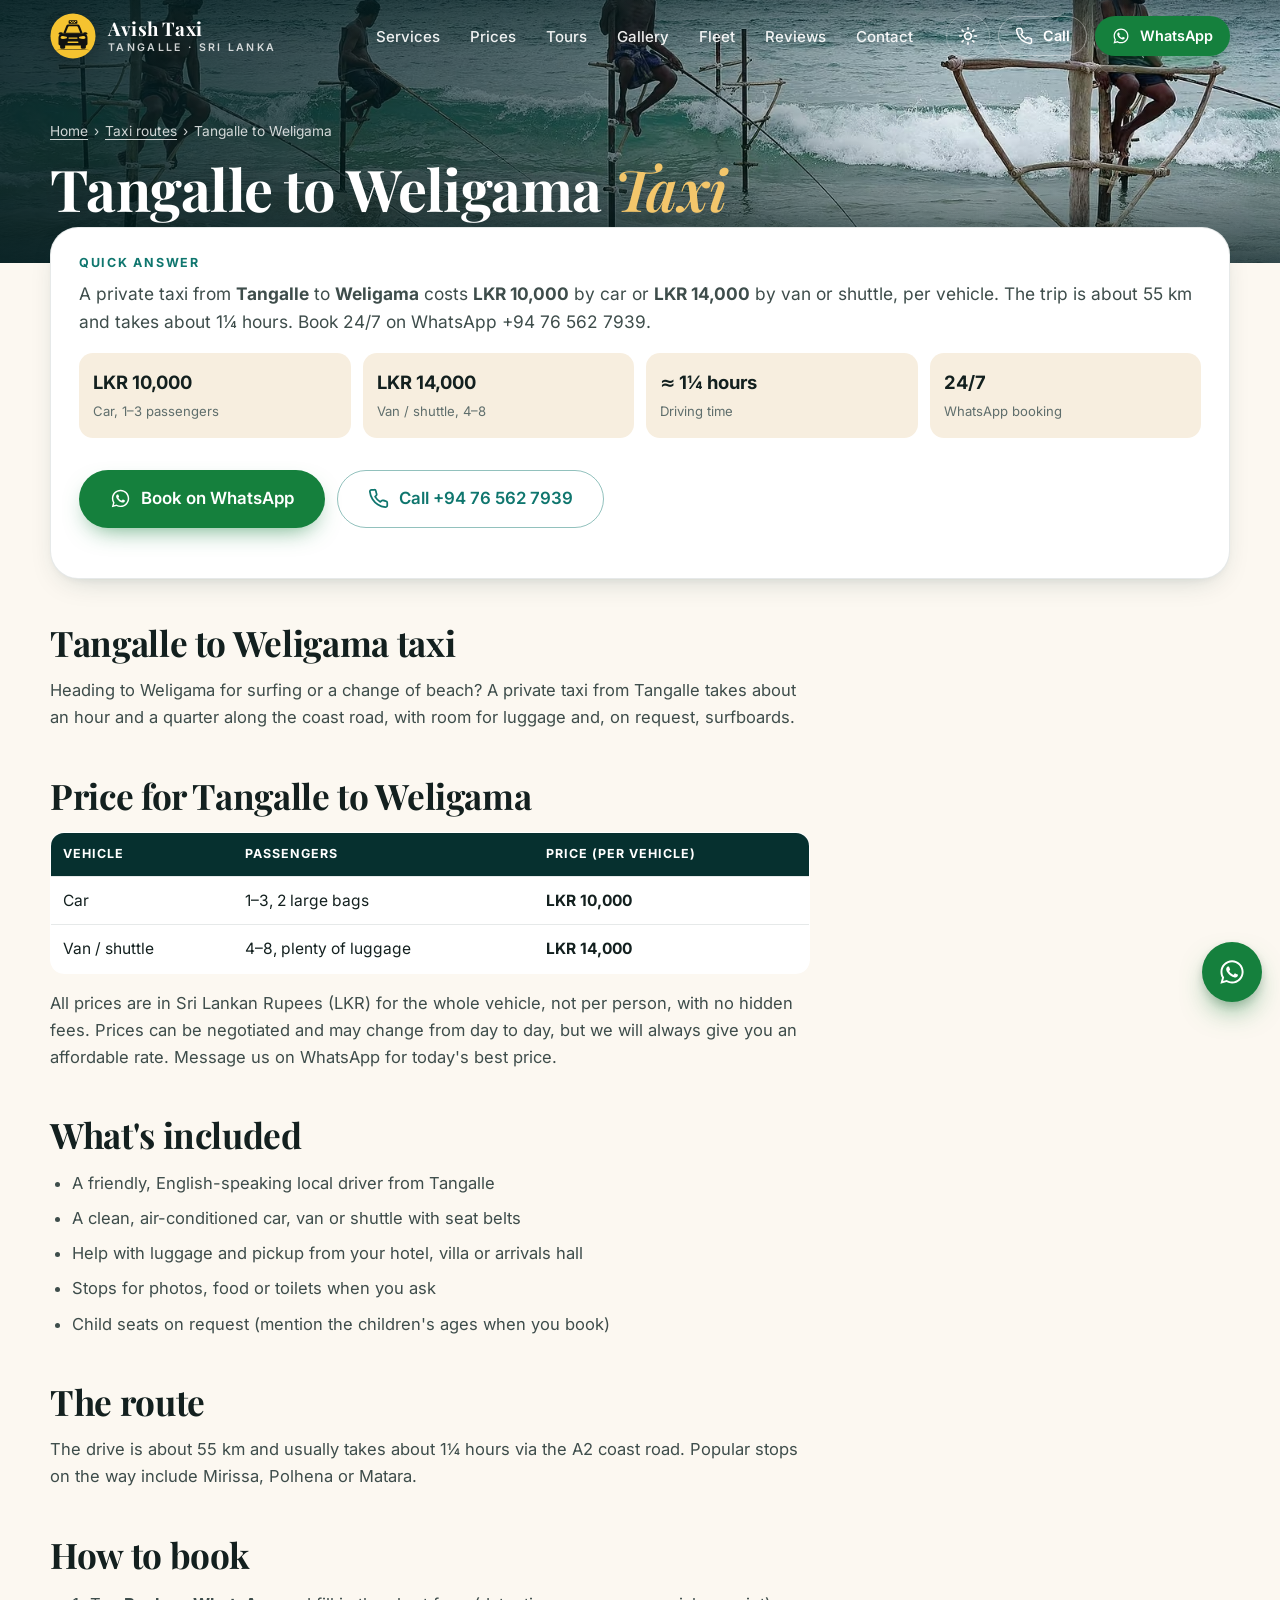
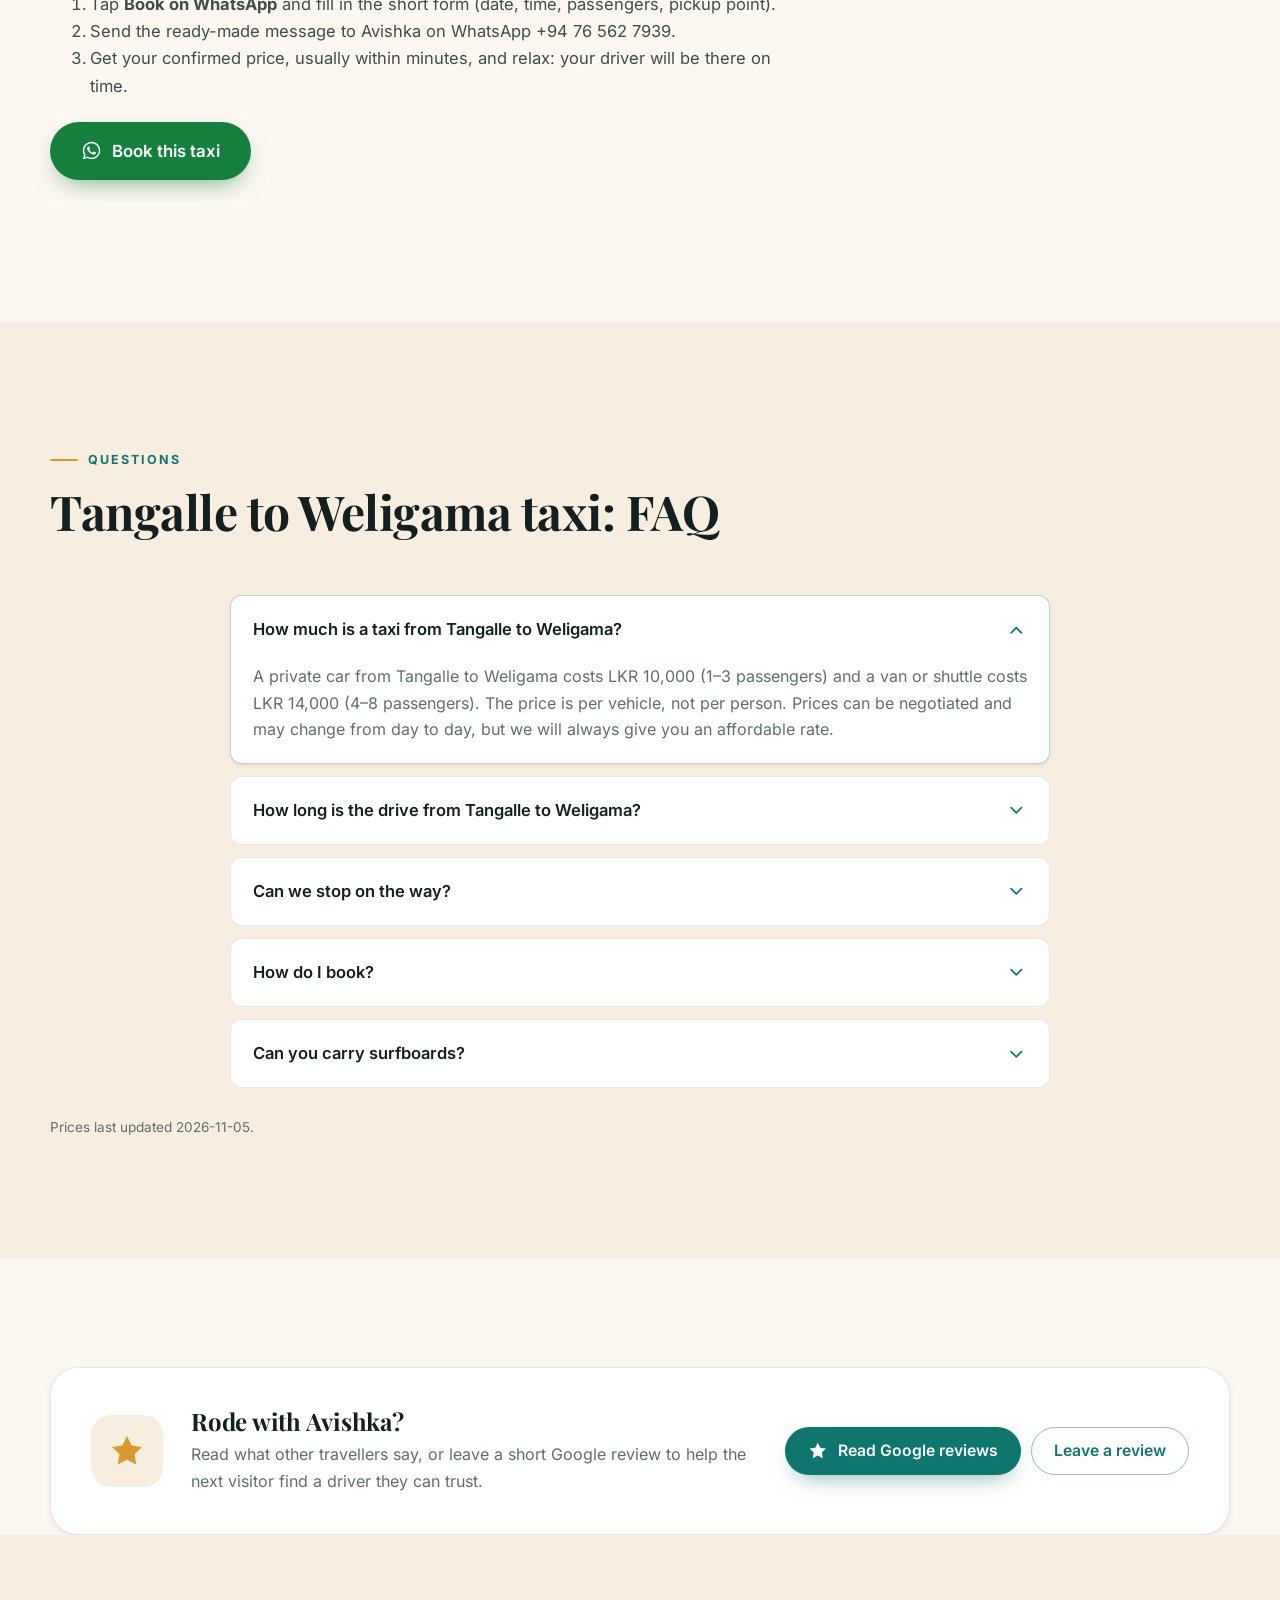
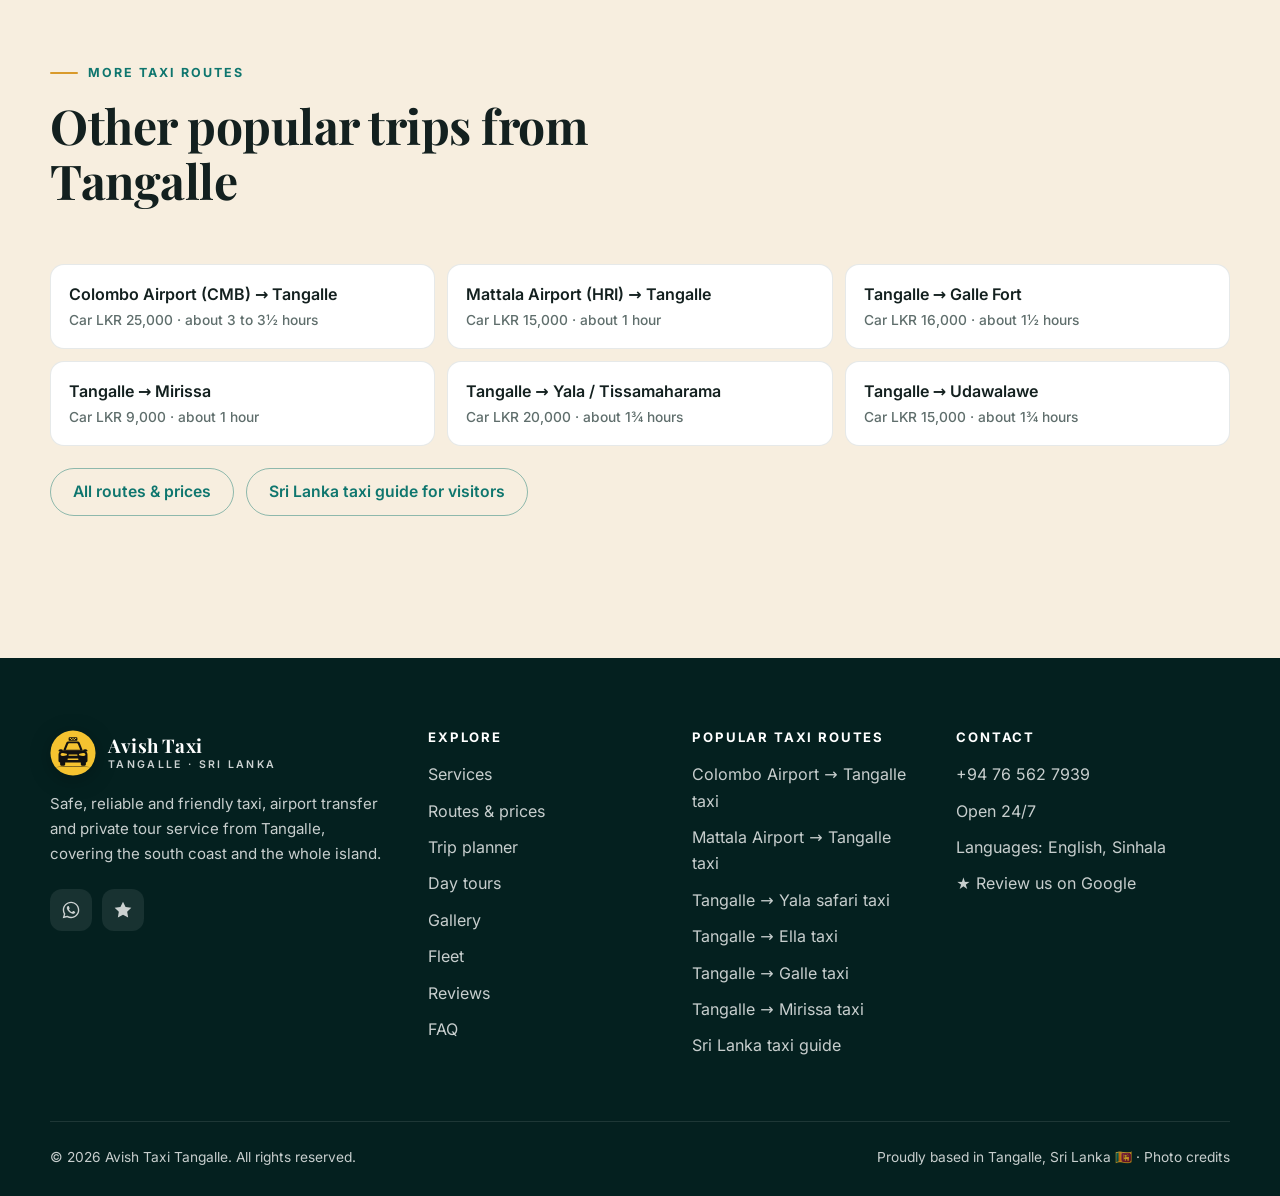
<file: tangalle-to-weligama-taxi/index.html>
<!DOCTYPE html>
<html lang="en" data-theme="light">
<head>
<meta charset="utf-8">
<meta name="viewport" content="width=device-width, initial-scale=1, viewport-fit=cover">
<title>Tangalle to Weligama Taxi | Car LKR 10,000 · Avish Taxi</title>
<meta name="description" content="Private taxi from Tangalle to Weligama, Sri Lanka: car LKR 10,000, van or shuttle LKR 14,000, about 1¼ hours. English-speaking local driver, clean AC vehicle, 24/7 WhatsApp booking.">
<meta name="robots" content="index, follow, max-image-preview:large, max-snippet:-1">
<meta name="theme-color" content="#0F766E">
<meta name="geo.region" content="LK-31">
<meta name="geo.placename" content="Tangalle">
<link rel="canonical" href="https://avishtaxi.github.io/tangalle-to-weligama-taxi/">
<link rel="alternate" hreflang="en" href="https://avishtaxi.github.io/tangalle-to-weligama-taxi/">
<meta property="og:type" content="website">
<meta property="og:site_name" content="Avish Taxi Tangalle">
<meta property="og:title" content="Tangalle to Weligama Taxi | Car LKR 10,000 · Avish Taxi">
<meta property="og:description" content="Private taxi from Tangalle to Weligama, Sri Lanka: car LKR 10,000, van or shuttle LKR 14,000, about 1¼ hours. English-speaking local driver, clean AC vehicle, 24/7 WhatsApp booking.">
<meta property="og:url" content="https://avishtaxi.github.io/tangalle-to-weligama-taxi/">
<meta property="og:image" content="https://avishtaxi.github.io/images/og-image.jpg">
<meta property="og:image:width" content="1200">
<meta property="og:image:height" content="630">
<meta property="og:locale" content="en_GB">
<meta name="twitter:card" content="summary_large_image">
<link rel="icon" href="/favicon.svg" type="image/svg+xml">
<link rel="icon" href="/favicon-32.png" sizes="32x32" type="image/png">
<link rel="apple-touch-icon" href="/apple-touch-icon.png">
<link rel="manifest" href="/site.webmanifest">
<link rel="preload" href="/fonts/inter.woff2" as="font" type="font/woff2" crossorigin>
<link rel="preload" href="/fonts/playfair.woff2" as="font" type="font/woff2" crossorigin>
<script>(function(){try{var t=localStorage.getItem("avish-theme")||(matchMedia("(prefers-color-scheme: dark)").matches?"dark":"light");document.documentElement.setAttribute("data-theme",t);}catch(e){}})();</script>
<link rel="stylesheet" href="/assets/site.css">
<script type="application/ld+json">
{
 "@context": "https://schema.org",
 "@graph": [
  {
   "@type": [
    "Service",
    "TaxiService"
   ],
   "@id": "https://avishtaxi.github.io/tangalle-to-weligama-taxi/#service",
   "name": "Tangalle to Weligama taxi",
   "serviceType": "Private taxi transfer",
   "provider": {
    "@id": "https://avishtaxi.github.io/#business"
   },
   "url": "https://avishtaxi.github.io/tangalle-to-weligama-taxi/",
   "description": "Heading to Weligama for surfing or a change of beach? A private taxi from Tangalle takes about an hour and a quarter along the coast road, with room for luggage and, on request, surfboards.",
   "areaServed": [
    {
     "@type": "Place",
     "name": "Tangalle"
    },
    {
     "@type": "Place",
     "name": "Weligama"
    }
   ],
   "availableLanguage": [
    "English",
    "Sinhala"
   ],
   "offers": [
    {
     "@type": "Offer",
     "name": "Tangalle to Weligama by car (1–3 passengers)",
     "price": 10000,
     "priceCurrency": "LKR",
     "availability": "https://schema.org/InStock"
    },
    {
     "@type": "Offer",
     "name": "Tangalle to Weligama by van or shuttle (4–8 passengers)",
     "price": 14000,
     "priceCurrency": "LKR",
     "availability": "https://schema.org/InStock"
    }
   ]
  },
  {
   "@type": "WebPage",
   "@id": "https://avishtaxi.github.io/tangalle-to-weligama-taxi/#webpage",
   "url": "https://avishtaxi.github.io/tangalle-to-weligama-taxi/",
   "name": "Tangalle to Weligama Taxi | Car LKR 10,000 · Avish Taxi",
   "description": "Private taxi from Tangalle to Weligama, Sri Lanka: car LKR 10,000, van or shuttle LKR 14,000, about 1¼ hours. English-speaking local driver, clean AC vehicle, 24/7 WhatsApp booking.",
   "isPartOf": {
    "@id": "https://avishtaxi.github.io/#website"
   },
   "about": {
    "@id": "https://avishtaxi.github.io/tangalle-to-weligama-taxi/#service"
   },
   "inLanguage": "en",
   "dateModified": "2026-11-05",
   "primaryImageOfPage": {
    "@type": "ImageObject",
    "url": "https://avishtaxi.github.io/images/stilt-fishing.jpg"
   }
  },
  {
   "@type": "BreadcrumbList",
   "itemListElement": [
    {
     "@type": "ListItem",
     "position": 1,
     "name": "Home",
     "item": "https://avishtaxi.github.io/"
    },
    {
     "@type": "ListItem",
     "position": 2,
     "name": "Taxi routes",
     "item": "https://avishtaxi.github.io/#pricing"
    },
    {
     "@type": "ListItem",
     "position": 3,
     "name": "Tangalle to Weligama",
     "item": "https://avishtaxi.github.io/tangalle-to-weligama-taxi/"
    }
   ]
  },
  {
   "@type": "FAQPage",
   "mainEntity": [
    {
     "@type": "Question",
     "name": "How much is a taxi from Tangalle to Weligama?",
     "acceptedAnswer": {
      "@type": "Answer",
      "text": "A private car from Tangalle to Weligama costs LKR 10,000 (1–3 passengers) and a van or shuttle costs LKR 14,000 (4–8 passengers). The price is per vehicle, not per person. Prices can be negotiated and may change from day to day, but we will always give you an affordable rate."
     }
    },
    {
     "@type": "Question",
     "name": "How long is the drive from Tangalle to Weligama?",
     "acceptedAnswer": {
      "@type": "Answer",
      "text": "It is about 55 km and usually takes about 1¼ hours via the A2 coast road, depending on traffic and stops."
     }
    },
    {
     "@type": "Question",
     "name": "Can we stop on the way?",
     "acceptedAnswer": {
      "@type": "Answer",
      "text": "Yes. Popular stops include Mirissa, Polhena or Matara. Tell us when you book and we will plan the time."
     }
    },
    {
     "@type": "Question",
     "name": "How do I book?",
     "acceptedAnswer": {
      "@type": "Answer",
      "text": "Tap Book on WhatsApp, fill in the short form and send the message to Avishka on +94 76 562 7939. You get a confirmed price, usually within minutes. Booking is available 24/7."
     }
    },
    {
     "@type": "Question",
     "name": "Can you carry surfboards?",
     "acceptedAnswer": {
      "@type": "Answer",
      "text": "Yes, ask when you book and tell us how many boards you have so we bring the right vehicle."
     }
    }
   ]
  }
 ]
}
</script>
</head>
<body class="no-js">
<a class="skip" href="#main">Skip to content</a>
<!-- ============ Icon sprite (inline SVG, no external requests) ============ -->
<svg width="0" height="0" style="position:absolute" aria-hidden="true">
  <defs>
    <symbol id="logo" viewBox="0 0 100 100"><circle cx="50" cy="50" r="49" fill="#F5C330"/> <rect x="40.5" y="15.5" width="19" height="8" rx="2" fill="#111"/> <g fill="#F5C330"> <rect x="43" y="17.5" width="2.8" height="2"/><rect x="48.6" y="17.5" width="2.8" height="2"/><rect x="54.2" y="17.5" width="2.8" height="2"/> <rect x="45.8" y="19.5" width="2.8" height="2"/><rect x="51.4" y="19.5" width="2.8" height="2"/> </g> <path d="M28.5 45 L35.5 27.6 Q36.6 25 39.6 25 L60.4 25 Q63.4 25 64.5 27.6 L71.5 45 Z" fill="#111"/> <path d="M34.3 43 L39.4 30.4 Q40 29 41.6 29 L58.4 29 Q60 29 60.6 30.4 L65.7 43 Z" fill="#F5C330"/> <path d="M27 42.5 Q20.5 41 18.5 44.5 Q18 46.8 21 47 L28.5 47 Z" fill="#111"/> <path d="M73 42.5 Q79.5 41 81.5 44.5 Q82 46.8 79 47 L71.5 47 Z" fill="#111"/> <path d="M18.5 54 Q18.5 45.5 27 44.5 L73 44.5 Q81.5 45.5 81.5 54 L81.5 67 Q81.5 70.5 78 70.5 L22 70.5 Q18.5 70.5 18.5 67 Z" fill="#111"/> <path d="M23 52.5 Q24 50 28 50.2 L36 51.5 Q38 52.5 36.5 55 Q30 57 25 56.2 Q22.5 55.5 23 52.5 Z" fill="#F5C330"/> <path d="M77 52.5 Q76 50 72 50.2 L64 51.5 Q62 52.5 63.5 55 Q70 57 75 56.2 Q77.5 55.5 77 52.5 Z" fill="#F5C330"/> <rect x="40" y="53" width="20" height="3" rx="1.5" fill="#F5C330"/> <rect x="38" y="62" width="24" height="3.2" rx="1.6" fill="#F5C330"/> <rect x="22" y="68" width="11" height="9.5" rx="2.5" fill="#111"/> <rect x="67" y="68" width="11" height="9.5" rx="2.5" fill="#111"/> <path d="M10 81 Q50 75 90 81 Q50 78.2 10 81 Z" fill="#111"/></symbol>
    <symbol id="i-wa" viewBox="0 0 24 24"><path fill="currentColor" stroke="none" d="M12.04 2C6.58 2 2.13 6.45 2.13 11.91c0 1.75.46 3.45 1.32 4.95L2.05 22l5.25-1.38a9.9 9.9 0 0 0 4.74 1.21c5.46 0 9.91-4.45 9.91-9.91C21.95 6.45 17.5 2 12.04 2Zm0 18.15c-1.48 0-2.93-.4-4.2-1.15l-.3-.18-3.12.82.83-3.04-.2-.31a8.24 8.24 0 0 1-1.26-4.38c0-4.54 3.7-8.24 8.25-8.24 4.54 0 8.24 3.7 8.24 8.24 0 4.55-3.7 8.24-8.24 8.24Zm4.52-6.16c-.25-.12-1.46-.72-1.69-.81-.23-.08-.39-.12-.56.12-.17.25-.64.81-.78.97-.14.17-.29.19-.54.06-.25-.12-1.05-.39-1.99-1.23-.74-.66-1.23-1.47-1.38-1.72-.14-.25-.02-.38.11-.51.11-.11.25-.29.37-.43.13-.15.17-.25.25-.42.08-.17.04-.31-.02-.43-.06-.13-.56-1.34-.76-1.84-.2-.48-.41-.42-.56-.43h-.48c-.17 0-.43.06-.66.31-.22.25-.86.85-.86 2.07 0 1.22.89 2.4 1.01 2.56.12.17 1.75 2.67 4.23 3.74.59.26 1.05.41 1.41.52.59.19 1.13.16 1.56.1.48-.07 1.46-.6 1.67-1.18.21-.58.21-1.07.14-1.18-.06-.1-.23-.16-.48-.29Z"/></symbol>
    <symbol id="i-phone" viewBox="0 0 24 24"><path d="M22 16.92v3a2 2 0 0 1-2.18 2 19.79 19.79 0 0 1-8.63-3.07 19.5 19.5 0 0 1-6-6 19.79 19.79 0 0 1-3.07-8.67A2 2 0 0 1 4.11 2h3a2 2 0 0 1 2 1.72c.13.96.36 1.9.7 2.81a2 2 0 0 1-.45 2.11L8.09 9.91a16 16 0 0 0 6 6l1.27-1.27a2 2 0 0 1 2.11-.45c.91.34 1.85.57 2.81.7A2 2 0 0 1 22 16.92z"/></symbol>
    <symbol id="i-mail" viewBox="0 0 24 24"><rect x="2" y="4" width="20" height="16" rx="2"/><path d="m22 7-10 6L2 7"/></symbol>
    <symbol id="i-plane" viewBox="0 0 24 24"><path d="M17.8 19.2 16 11l3.5-3.5C21 6 21.5 4 21 3c-1-.5-3 0-4.5 1.5L13 8 4.8 6.2c-.5-.1-.9.1-1.1.5l-.3.5c-.2.5-.1 1 .3 1.3L9 12l-2 3H4l-1 1 3 2 2 3 1-1v-3l3-2 3.5 5.3c.3.4.8.5 1.3.3l.5-.2c.4-.3.6-.7.5-1.2z"/></symbol>
    <symbol id="i-car" viewBox="0 0 24 24"><path d="M19 17h2c.6 0 1-.4 1-1v-3c0-.9-.7-1.7-1.5-1.9C18.7 10.6 16 10 16 10s-1.3-1.4-2.2-2.3c-.5-.4-1.1-.7-1.8-.7H5c-.6 0-1.1.4-1.4.9l-1.4 2.9A3.7 3.7 0 0 0 2 12v4c0 .6.4 1 1 1h2"/><circle cx="7" cy="17" r="2"/><path d="M9 17h6"/><circle cx="17" cy="17" r="2"/></symbol>
    <symbol id="i-route" viewBox="0 0 24 24"><circle cx="6" cy="19" r="3"/><path d="M9 19h8.5a3.5 3.5 0 0 0 0-7h-11a3.5 3.5 0 0 1 0-7H15"/><circle cx="18" cy="5" r="3"/></symbol>
    <symbol id="i-binoc" viewBox="0 0 24 24"><circle cx="6" cy="16" r="4"/><circle cx="18" cy="16" r="4"/><path d="M10 16h4M2.6 14 5 5h3.5l1 8M21.4 14 19 5h-3.5l-1 8"/></symbol>
    <symbol id="i-map" viewBox="0 0 24 24"><path d="m3 6 6-3 6 3 6-3v15l-6 3-6-3-6 3z"/><path d="M9 3v15M15 6v15"/></symbol>
    <symbol id="i-home" viewBox="0 0 24 24"><path d="m3 9 9-7 9 7v11a2 2 0 0 1-2 2H5a2 2 0 0 1-2-2z"/><path d="M9 22V12h6v10"/></symbol>
    <symbol id="i-clock" viewBox="0 0 24 24"><circle cx="12" cy="12" r="10"/><path d="M12 6v6l4 2"/></symbol>
    <symbol id="i-shield" viewBox="0 0 24 24"><path d="M12 22s8-4 8-10V5l-8-3-8 3v7c0 6 8 10 8 10z"/><path d="m9 12 2 2 4-4"/></symbol>
    <symbol id="i-spark" viewBox="0 0 24 24"><path d="M12 3l1.9 5.8L20 10.5l-6.1 1.7L12 18l-1.9-5.8L4 10.5l6.1-1.7z"/><path d="M19 3v4M21 5h-4M5 17v4M7 19H3"/></symbol>
    <symbol id="i-tag" viewBox="0 0 24 24"><path d="M20.6 13.4 13.4 20.6a2 2 0 0 1-2.8 0L2 12V2h10l8.6 8.6a2 2 0 0 1 0 2.8z"/><circle cx="7" cy="7" r="1.5"/></symbol>
    <symbol id="i-heart" viewBox="0 0 24 24"><path d="M19 14c1.5-1.5 3-3.2 3-5.5A5.5 5.5 0 0 0 16.5 3c-1.8 0-3 .5-4.5 2-1.5-1.5-2.7-2-4.5-2A5.5 5.5 0 0 0 2 8.5c0 2.3 1.5 4 3 5.5l7 7z"/></symbol>
    <symbol id="i-pin" viewBox="0 0 24 24"><path d="M20 10c0 6-8 12-8 12s-8-6-8-12a8 8 0 0 1 16 0z"/><circle cx="12" cy="10" r="3"/></symbol>
    <symbol id="i-star" viewBox="0 0 24 24"><path fill="currentColor" stroke="none" d="m12 2 3.09 6.26L22 9.27l-5 4.87 1.18 6.88L12 17.77l-6.18 3.25L7 14.14 2 9.27l6.91-1.01z"/></symbol>
    <symbol id="i-users" viewBox="0 0 24 24"><path d="M16 21v-2a4 4 0 0 0-4-4H6a4 4 0 0 0-4 4v2"/><circle cx="9" cy="7" r="4"/><path d="M22 21v-2a4 4 0 0 0-3-3.87M16 3.13a4 4 0 0 1 0 7.75"/></symbol>
    <symbol id="i-bag" viewBox="0 0 24 24"><rect x="3" y="7" width="18" height="14" rx="2"/><path d="M16 21V5a2 2 0 0 0-2-2h-4a2 2 0 0 0-2 2v16"/></symbol>
    <symbol id="i-snow" viewBox="0 0 24 24"><path d="M2 12h20M12 2v20M20 16l-4-4 4-4M4 8l4 4-4 4M16 4l-4 4-4-4M8 20l4-4 4 4"/></symbol>
    <symbol id="i-check" viewBox="0 0 24 24"><path d="M20 6 9 17l-5-5"/></symbol>
    <symbol id="i-menu" viewBox="0 0 24 24"><path d="M4 6h16M4 12h16M4 18h16"/></symbol>
    <symbol id="i-x" viewBox="0 0 24 24"><path d="M18 6 6 18M6 6l12 12"/></symbol>
    <symbol id="i-sun" viewBox="0 0 24 24"><circle cx="12" cy="12" r="4"/><path d="M12 2v2M12 20v2M4.93 4.93l1.41 1.41M17.66 17.66l1.41 1.41M2 12h2M20 12h2M6.34 17.66l-1.41 1.41M19.07 4.93l-1.41 1.41"/></symbol>
    <symbol id="i-moon" viewBox="0 0 24 24"><path d="M12 3a6 6 0 0 0 9 9 9 9 0 1 1-9-9z"/></symbol>
    <symbol id="i-arrow" viewBox="0 0 24 24"><path d="M5 12h14M12 5l7 7-7 7"/></symbol>
    <symbol id="i-globe" viewBox="0 0 24 24"><circle cx="12" cy="12" r="10"/><path d="M2 12h20M12 2a15.3 15.3 0 0 1 4 10 15.3 15.3 0 0 1-4 10 15.3 15.3 0 0 1-4-10 15.3 15.3 0 0 1 4-10z"/></symbol>
    <symbol id="i-waves" viewBox="0 0 24 24"><path d="M2 6c.6.5 1.2 1 2.5 1C7 7 7 5 9.5 5c2.6 0 2.4 2 5 2 2.5 0 2.5-2 5-2 1.3 0 1.9.5 2.5 1M2 12c.6.5 1.2 1 2.5 1 2.5 0 2.5-2 5-2 2.6 0 2.4 2 5 2 2.5 0 2.5-2 5-2 1.3 0 1.9.5 2.5 1M2 18c.6.5 1.2 1 2.5 1 2.5 0 2.5-2 5-2 2.6 0 2.4 2 5 2 2.5 0 2.5-2 5-2 1.3 0 1.9.5 2.5 1"/></symbol>
    <symbol id="i-fort" viewBox="0 0 24 24"><path d="M3 22h18M6 18v-7M10 18v-7M14 18v-7M18 18v-7M12 2l8 5H4z"/></symbol>
    <symbol id="i-mountain" viewBox="0 0 24 24"><path d="m8 3 4 8 5-5 5 15H2L8 3z"/></symbol>
    <symbol id="i-calendar" viewBox="0 0 24 24"><rect x="3" y="4" width="18" height="18" rx="2"/><path d="M16 2v4M8 2v4M3 10h18"/></symbol>
    <symbol id="i-chev" viewBox="0 0 24 24"><path d="m6 9 6 6 6-6"/></symbol>
    <symbol id="i-fb" viewBox="0 0 24 24"><path d="M18 2h-3a5 5 0 0 0-5 5v3H7v4h3v8h4v-8h3l1-4h-4V7a1 1 0 0 1 1-1h3z"/></symbol>
    <symbol id="i-ig" viewBox="0 0 24 24"><rect x="2" y="2" width="20" height="20" rx="5"/><path d="M16 11.37A4 4 0 1 1 12.63 8 4 4 0 0 1 16 11.37zM17.5 6.5h.01"/></symbol>
    <symbol id="i-quote" viewBox="0 0 24 24"><path fill="currentColor" stroke="none" d="M7.2 6C4.3 7.3 2.5 9.8 2.5 13.2V18h6.3v-6.1H5.6c.1-1.9 1.2-3.3 3-4.1zm10 0c-2.9 1.3-4.7 3.8-4.7 7.2V18h6.3v-6.1h-3.2c.1-1.9 1.2-3.3 3-4.1z"/></symbol>
    <symbol id="i-send" viewBox="0 0 24 24"><path d="m22 2-7 20-4-9-9-4z"/><path d="M22 2 11 13"/></symbol>
    <symbol id="i-palm" viewBox="0 0 24 24"><path d="M13 8c0-2.76-2.46-5-5.5-5S2 5.24 2 8h2l1-1 1 1h4"/><path d="M13 7.14A5.82 5.82 0 0 1 16.5 6c3.04 0 5.5 2.24 5.5 5h-3l-1-1-1 1h-3"/><path d="M5.89 9.71c-2.15 2.15-2.3 5.47-.35 7.43l4.24-4.25.7-.7.71-.71 2.12-2.12c-1.95-1.96-5.27-1.8-7.42.35z"/><path d="M11 15.5c.5 2.5-.17 4.5-1 6.5h4c2-5.5-.5-12-1-14"/></symbol>
  </defs>
</svg>

<header class="nav" id="nav">
  <div class="wrap">
    <a class="brand" href="/">
      <span class="brand-mark" aria-hidden="true"><svg viewBox="0 0 100 100"><use href="#logo"/></svg>
      </span>
      <span class="brand-text"><b>Avish Taxi</b><small>Tangalle · Sri Lanka</small></span>
    </a>

    <nav aria-label="Main">
      <ul class="nav-links">
        <li><a href="/#services">Services</a></li>
        <li><a href="/#pricing">Prices</a></li>
        <li><a href="/#tours">Tours</a></li>
        <li><a href="/#gallery">Gallery</a></li>
        <li><a href="/#fleet">Fleet</a></li>
        <li><a href="/#reviews">Reviews</a></li>
        <li><a href="/#contact">Contact</a></li>
      </ul>
    </nav>

    <div class="nav-actions">
      <button class="icon-btn theme-toggle" type="button" aria-label="Switch between light and dark mode">
        <svg class="icon sun"><use href="#i-sun"/></svg><svg class="icon moon"><use href="#i-moon"/></svg>
      </button>
      <a class="btn btn-sm nav-call" href="tel:+94765627939" data-tel aria-label="Call Avishka">
        <svg class="icon"><use href="#i-phone"/></svg><span class="label">Call</span>
      </a>
      <a class="btn btn-sm btn-wa" href="https://wa.me/94765627939" data-wa="Hi Avishka, I'd like to book a taxi from [location] to [destination] on [date]." data-book="taxi" target="_blank" rel="noopener" aria-label="Book on WhatsApp">
        <svg class="icon"><use href="#i-wa"/></svg><span class="label">WhatsApp</span>
      </a>
      <button class="icon-btn menu-btn" type="button" aria-label="Open menu" aria-expanded="false" aria-controls="mobile-menu">
        <svg class="icon"><use href="#i-menu"/></svg>
      </button>
    </div>
  </div>
</header>

<div class="mobile-menu" id="mobile-menu" hidden>
  <a class="link" href="/">Home <svg class="icon"><use href="#i-arrow"/></svg></a>
  <a class="link" href="/#services">Services <svg class="icon"><use href="#i-arrow"/></svg></a>
  <a class="link" href="/#pricing">Routes &amp; Prices <svg class="icon"><use href="#i-arrow"/></svg></a>
  <a class="link" href="/#planner">Trip planner <svg class="icon"><use href="#i-arrow"/></svg></a>
  <a class="link" href="/#tours">Tours <svg class="icon"><use href="#i-arrow"/></svg></a>
  <a class="link" href="/#gallery">Gallery <svg class="icon"><use href="#i-arrow"/></svg></a>
  <a class="link" href="/#fleet">Fleet <svg class="icon"><use href="#i-arrow"/></svg></a>
  <a class="link" href="/#reviews">Reviews <svg class="icon"><use href="#i-arrow"/></svg></a>
  <a class="link" href="/#contact">Contact <svg class="icon"><use href="#i-arrow"/></svg></a>
  <a class="link" href="/sri-lanka-taxi-guide/">Sri Lanka taxi guide <svg class="icon"><use href="#i-arrow"/></svg></a>
  <div class="row">
    <a class="btn btn-outline" href="tel:+94765627939" data-tel><svg class="icon"><use href="#i-phone"/></svg>Call</a>
    <a class="btn btn-wa" href="https://wa.me/94765627939" data-wa="Hi Avishka, I'd like to book a taxi from [location] to [destination] on [date]." data-book="taxi" target="_blank" rel="noopener"><svg class="icon"><use href="#i-wa"/></svg>WhatsApp</a>
  </div>
</div>

<main id="main">
<section class="hero sub" aria-labelledby="page-title">
  <div class="hero-media"><picture><source type="image/avif" srcset="/images/stilt-fishing-800.avif 800w, /images/stilt-fishing-1200.avif 1200w, /images/stilt-fishing-1600.avif 1600w" sizes="100vw"><source type="image/webp" srcset="/images/stilt-fishing-800.webp 800w, /images/stilt-fishing-1200.webp 1200w, /images/stilt-fishing-1600.webp 1600w" sizes="100vw"><img src="/images/stilt-fishing-1200.jpg" alt="Traditional stilt fishermen on the south coast near Weligama" width="1600" height="1000" fetchpriority="high" decoding="async"></picture></div>
  <div class="wrap">
    <div class="hero-content">
      <nav class="crumbs" aria-label="Breadcrumb"><a href="/">Home</a> <span aria-hidden="true">›</span> <a href="/#pricing">Taxi routes</a> <span aria-hidden="true">›</span> <span aria-current="page">Tangalle to Weligama</span></nav>
      <h1 id="page-title">Tangalle to Weligama <em>Taxi</em></h1>
    </div>
  </div>
</section>
<section class="section" style="padding-top:0">
  <div class="wrap">
    <div class="answer">
      <h2>Quick answer</h2>
      <p>A private taxi from <strong>Tangalle</strong> to <strong>Weligama</strong> costs <strong>LKR 10,000</strong> by car or <strong>LKR 14,000</strong> by van or shuttle, per vehicle. The trip is about 55 km and takes about 1¼ hours. Book 24/7 on WhatsApp +94 76 562 7939.</p>
      <div class="facts-row">
        <div><b>LKR 10,000</b><span>Car, 1–3 passengers</span></div>
        <div><b>LKR 14,000</b><span>Van / shuttle, 4–8</span></div>
        <div><b>≈ 1¼ hours</b><span>Driving time</span></div>
        <div><b>24/7</b><span>WhatsApp booking</span></div>
      </div>
      <p class="cta-row"><a class="btn btn-wa btn-lg" href="https://wa.me/94765627939" data-wa="Hi Avishka, I&#x27;d like to book a taxi from Tangalle to Weligama on [date]." data-book="route" data-from="Tangalle" data-to="Weligama" target="_blank" rel="noopener"><svg class="icon"><use href="#i-wa"/></svg>Book on WhatsApp</a><a class="btn btn-outline btn-lg" href="tel:+94765627939" data-tel><svg class="icon"><use href="#i-phone"/></svg>Call +94 76 562 7939</a></p>
    </div>

    <div class="prose">
      <h2>Tangalle to Weligama taxi</h2>
      <p>Heading to Weligama for surfing or a change of beach? A private taxi from Tangalle takes about an hour and a quarter along the coast road, with room for luggage and, on request, surfboards.</p>

      <h2>Price for Tangalle to Weligama</h2>
      <div class="pt-wrap"><table class="pt">
        <thead><tr><th scope="col">Vehicle</th><th scope="col">Passengers</th><th scope="col">Price (per vehicle)</th></tr></thead>
        <tbody>
          <tr><td>Car</td><td>1–3, 2 large bags</td><td><strong>LKR 10,000</strong></td></tr>
          <tr><td>Van / shuttle</td><td>4–8, plenty of luggage</td><td><strong>LKR 14,000</strong></td></tr>
        </tbody>
      </table></div>
      <p>All prices are in Sri Lankan Rupees (LKR) for the whole vehicle, not per person, with no hidden fees. Prices can be negotiated and may change from day to day, but we will always give you an affordable rate. Message us on WhatsApp for today&#39;s best price.</p>

      <h2>What&#39;s included</h2>
      <ul class="dots">
        <li>A friendly, English-speaking local driver from Tangalle</li>
        <li>A clean, air-conditioned car, van or shuttle with seat belts</li>
        <li>Help with luggage and pickup from your hotel, villa or arrivals hall</li>
        <li>Stops for photos, food or toilets when you ask</li>
        <li>Child seats on request (mention the children&#39;s ages when you book)</li>
      </ul>

      <h2>The route</h2>
      <p>The drive is about 55 km and usually takes about 1¼ hours via the A2 coast road. Popular stops on the way include Mirissa, Polhena or Matara.</p>

      <h2>How to book</h2>
      <ol class="dots" style="list-style:decimal">
        <li>Tap <strong>Book on WhatsApp</strong> and fill in the short form (date, time, passengers, pickup point).</li>
        <li>Send the ready-made message to Avishka on WhatsApp +94 76 562 7939.</li>
        <li>Get your confirmed price, usually within minutes, and relax: your driver will be there on time.</li>
      </ol>
      <p class="cta-row"><a class="btn btn-wa btn-lg" href="https://wa.me/94765627939" data-wa="Hi Avishka, I&#x27;d like to book a taxi from Tangalle to Weligama on [date]." data-book="route" data-from="Tangalle" data-to="Weligama" target="_blank" rel="noopener"><svg class="icon"><use href="#i-wa"/></svg>Book this taxi</a></p>
    </div>
  </div>
</section>

<section class="section alt" aria-labelledby="faq-title">
  <div class="wrap">
    <div class="section-head"><span class="eyebrow">Questions</span><h2 id="faq-title">Tangalle to Weligama taxi: FAQ</h2></div>
    <div class="faq">
      <details open>
        <summary>How much is a taxi from Tangalle to Weligama?<svg class="icon"><use href="#i-chev"/></svg></summary>
        <p>A private car from Tangalle to Weligama costs LKR 10,000 (1–3 passengers) and a van or shuttle costs LKR 14,000 (4–8 passengers). The price is per vehicle, not per person. Prices can be negotiated and may change from day to day, but we will always give you an affordable rate.</p>
      </details>
      <details>
        <summary>How long is the drive from Tangalle to Weligama?<svg class="icon"><use href="#i-chev"/></svg></summary>
        <p>It is about 55 km and usually takes about 1¼ hours via the A2 coast road, depending on traffic and stops.</p>
      </details>
      <details>
        <summary>Can we stop on the way?<svg class="icon"><use href="#i-chev"/></svg></summary>
        <p>Yes. Popular stops include Mirissa, Polhena or Matara. Tell us when you book and we will plan the time.</p>
      </details>
      <details>
        <summary>How do I book?<svg class="icon"><use href="#i-chev"/></svg></summary>
        <p>Tap Book on WhatsApp, fill in the short form and send the message to Avishka on +94 76 562 7939. You get a confirmed price, usually within minutes. Booking is available 24/7.</p>
      </details>
      <details>
        <summary>Can you carry surfboards?<svg class="icon"><use href="#i-chev"/></svg></summary>
        <p>Yes, ask when you book and tell us how many boards you have so we bring the right vehicle.</p>
      </details>
    </div>
    <p class="updated">Prices last updated 2026-11-05.</p>
  </div>
</section>

<section class="section" aria-labelledby="rev-title" style="padding-top:clamp(48px,7vw,80px);padding-bottom:0">
  <div class="wrap">
    <div class="review-cta">
      <span class="g" aria-hidden="true"><svg class="icon fill"><use href="#i-star"/></svg></span>
      <div>
        <h2 id="rev-title" style="font-family:var(--font-serif);font-size:1.5rem;margin-bottom:6px">Rode with Avishka?</h2>
        <p>Read what other travellers say, or leave a short Google review to help the next visitor find a driver they can trust.</p>
      </div>
      <div class="actions">
        <a class="btn btn-primary" href="https://g.page/r/CVZ3o3eDvxQkEBM" target="_blank" rel="noopener"><svg class="icon fill"><use href="#i-star"/></svg>Read Google reviews</a>
        <a class="btn btn-outline" href="https://g.page/r/CVZ3o3eDvxQkEBM/review" target="_blank" rel="noopener">Leave a review</a>
      </div>
    </div>
  </div>
</section>

<section class="section alt" aria-labelledby="more-title">
  <div class="wrap">
    <div class="section-head"><span class="eyebrow">More taxi routes</span><h2 id="more-title">Other popular trips from Tangalle</h2></div>
    <div class="related">
      <a href="/colombo-airport-to-tangalle-taxi/">Colombo Airport (CMB) → Tangalle<span>Car LKR 25,000 · about 3 to 3½ hours</span></a>
      <a href="/mattala-airport-to-tangalle-taxi/">Mattala Airport (HRI) → Tangalle<span>Car LKR 15,000 · about 1 hour</span></a>
      <a href="/tangalle-to-galle-taxi/">Tangalle → Galle Fort<span>Car LKR 16,000 · about 1½ hours</span></a>
      <a href="/tangalle-to-mirissa-taxi/">Tangalle → Mirissa<span>Car LKR 9,000 · about 1 hour</span></a>
      <a href="/tangalle-to-yala-taxi/">Tangalle → Yala / Tissamaharama<span>Car LKR 20,000 · about 1¾ hours</span></a>
      <a href="/tangalle-to-udawalawe-taxi/">Tangalle → Udawalawe<span>Car LKR 15,000 · about 1¾ hours</span></a>
    </div>
    <p class="cta-row"><a class="btn btn-outline" href="/#pricing">All routes &amp; prices</a><a class="btn btn-outline" href="/sri-lanka-taxi-guide/">Sri Lanka taxi guide for visitors</a></p>
  </div>
</section>

</main>

<footer class="footer">
  <div class="wrap">
    <div class="cols">
      <div>
        <a class="brand" href="/">
          <span class="brand-mark" aria-hidden="true"><svg viewBox="0 0 100 100"><use href="#logo"/></svg></span>
          <span class="brand-text"><b>Avish Taxi</b><small>Tangalle · Sri Lanka</small></span>
        </a>
        <p>Safe, reliable and friendly taxi, airport transfer and private tour service from Tangalle, covering the south coast and the whole island.</p>
        <div class="socials" id="socials">
          <a href="https://wa.me/94765627939" data-wa="Hi Avishka!" data-book="hello" target="_blank" rel="noopener" aria-label="WhatsApp"><svg class="icon"><use href="#i-wa"/></svg></a>
          <a href="https://g.page/r/CVZ3o3eDvxQkEBM/review" target="_blank" rel="noopener" aria-label="Review Avish Taxi on Google" title="Review us on Google"><svg class="icon fill"><use href="#i-star"/></svg></a>
          <a href="#" data-social="facebook" target="_blank" rel="noopener" aria-label="Facebook" hidden><svg class="icon"><use href="#i-fb"/></svg></a>
          <a href="#" data-social="instagram" target="_blank" rel="noopener" aria-label="Instagram" hidden><svg class="icon"><use href="#i-ig"/></svg></a>
          <a href="/#contact" data-mail hidden aria-label="Email"><svg class="icon"><use href="#i-mail"/></svg></a>
        </div>
      </div>
      <div>
        <h2 class="f-h">Explore</h2>
        <ul>
          <li><a href="/#services">Services</a></li>
          <li><a href="/#pricing">Routes &amp; prices</a></li>
          <li><a href="/#planner">Trip planner</a></li>
          <li><a href="/#tours">Day tours</a></li>
          <li><a href="/#gallery">Gallery</a></li>
        <li><a href="/#fleet">Fleet</a></li>
          <li><a href="/#reviews">Reviews</a></li>
          <li><a href="/#faq">FAQ</a></li>
        </ul>
      </div>
      <div>
        <h2 class="f-h">Popular taxi routes</h2>
        <ul>
          <li><a href="/colombo-airport-to-tangalle-taxi/">Colombo Airport → Tangalle taxi</a></li>
          <li><a href="/mattala-airport-to-tangalle-taxi/">Mattala Airport → Tangalle taxi</a></li>
          <li><a href="/tangalle-to-yala-taxi/">Tangalle → Yala safari taxi</a></li>
          <li><a href="/tangalle-to-ella-taxi/">Tangalle → Ella taxi</a></li>
          <li><a href="/tangalle-to-galle-taxi/">Tangalle → Galle taxi</a></li>
          <li><a href="/tangalle-to-mirissa-taxi/">Tangalle → Mirissa taxi</a></li>
          <li><a href="/sri-lanka-taxi-guide/">Sri Lanka taxi guide</a></li>
        </ul>
      </div>
      <div>
        <h2 class="f-h">Contact</h2>
        <ul>
          <li><a href="tel:+94765627939" data-tel data-phone-text>+94 76 562 7939</a></li>
          <li><a href="/#contact" data-mail hidden data-mail-text></a></li>
          <li>Open 24/7</li>
          <li>Languages: English, Sinhala</li>
          <li><a href="https://g.page/r/CVZ3o3eDvxQkEBM/review" target="_blank" rel="noopener">★ Review us on Google</a></li>
        </ul>
      </div>
    </div>
    <div class="bottom">
      <span>© <span id="year">2026</span> Avish Taxi Tangalle. All rights reserved.</span>
      <span>Proudly based in Tangalle, Sri Lanka 🇱🇰 · <a href="/credits.html">Photo credits</a></span>
    </div>
  </div>
</footer>

<dialog class="bk" id="bk" aria-labelledby="bk-title">
  <form class="bk-form" id="bk-form" novalidate>
    <header class="bk-head">
      <div>
        <p class="bk-kicker" id="bk-kicker">Booking request</p>
        <h2 id="bk-title">Book a taxi</h2>
      </div>
      <button class="bk-x" type="button" data-bk-close aria-label="Close"><svg class="icon"><use href="#i-x"/></svg></button>
    </header>
    <div class="bk-body">
      <p class="bk-intro" id="bk-intro">A few quick details and we'll write the WhatsApp message for you.</p>
      <div class="bk-fields" id="bk-fields"></div>
      <details class="bk-preview" open>
        <summary>Your WhatsApp message</summary>
        <pre id="bk-msg" aria-live="polite"></pre>
      </details>
    </div>
    <footer class="bk-foot">
      <p class="bk-err" id="bk-err" role="alert"></p>
      <button class="btn btn-wa btn-block btn-lg" type="submit"><svg class="icon"><use href="#i-wa"/></svg>Send on WhatsApp</button>
      <p class="bk-note">Opens WhatsApp with your message ready. Just press send.</p>
    </footer>
  </form>
</dialog>

<nav class="mbar" id="mbar" aria-label="Quick booking">
  <a class="btn btn-outline" href="tel:+94765627939" data-tel><svg class="icon"><use href="#i-phone"/></svg>Call</a>
  <a class="btn btn-wa" href="https://wa.me/94765627939" data-wa="Hi Avishka, I'd like to book a taxi from [location] to [destination] on [date]." data-book="taxi" target="_blank" rel="noopener"><svg class="icon"><use href="#i-wa"/></svg>Book on WhatsApp</a>
</nav>

<a class="fab" id="fab" href="https://wa.me/94765627939" data-wa="Hi Avishka, I'd like to book a taxi from [location] to [destination] on [date]." data-book="taxi" target="_blank" rel="noopener" aria-label="Book on WhatsApp">
  <svg class="icon"><use href="#i-wa"/></svg><span class="label">Book on WhatsApp</span>
</a>

<script src="/assets/site.js" defer></script>
</body>
</html>
</file>
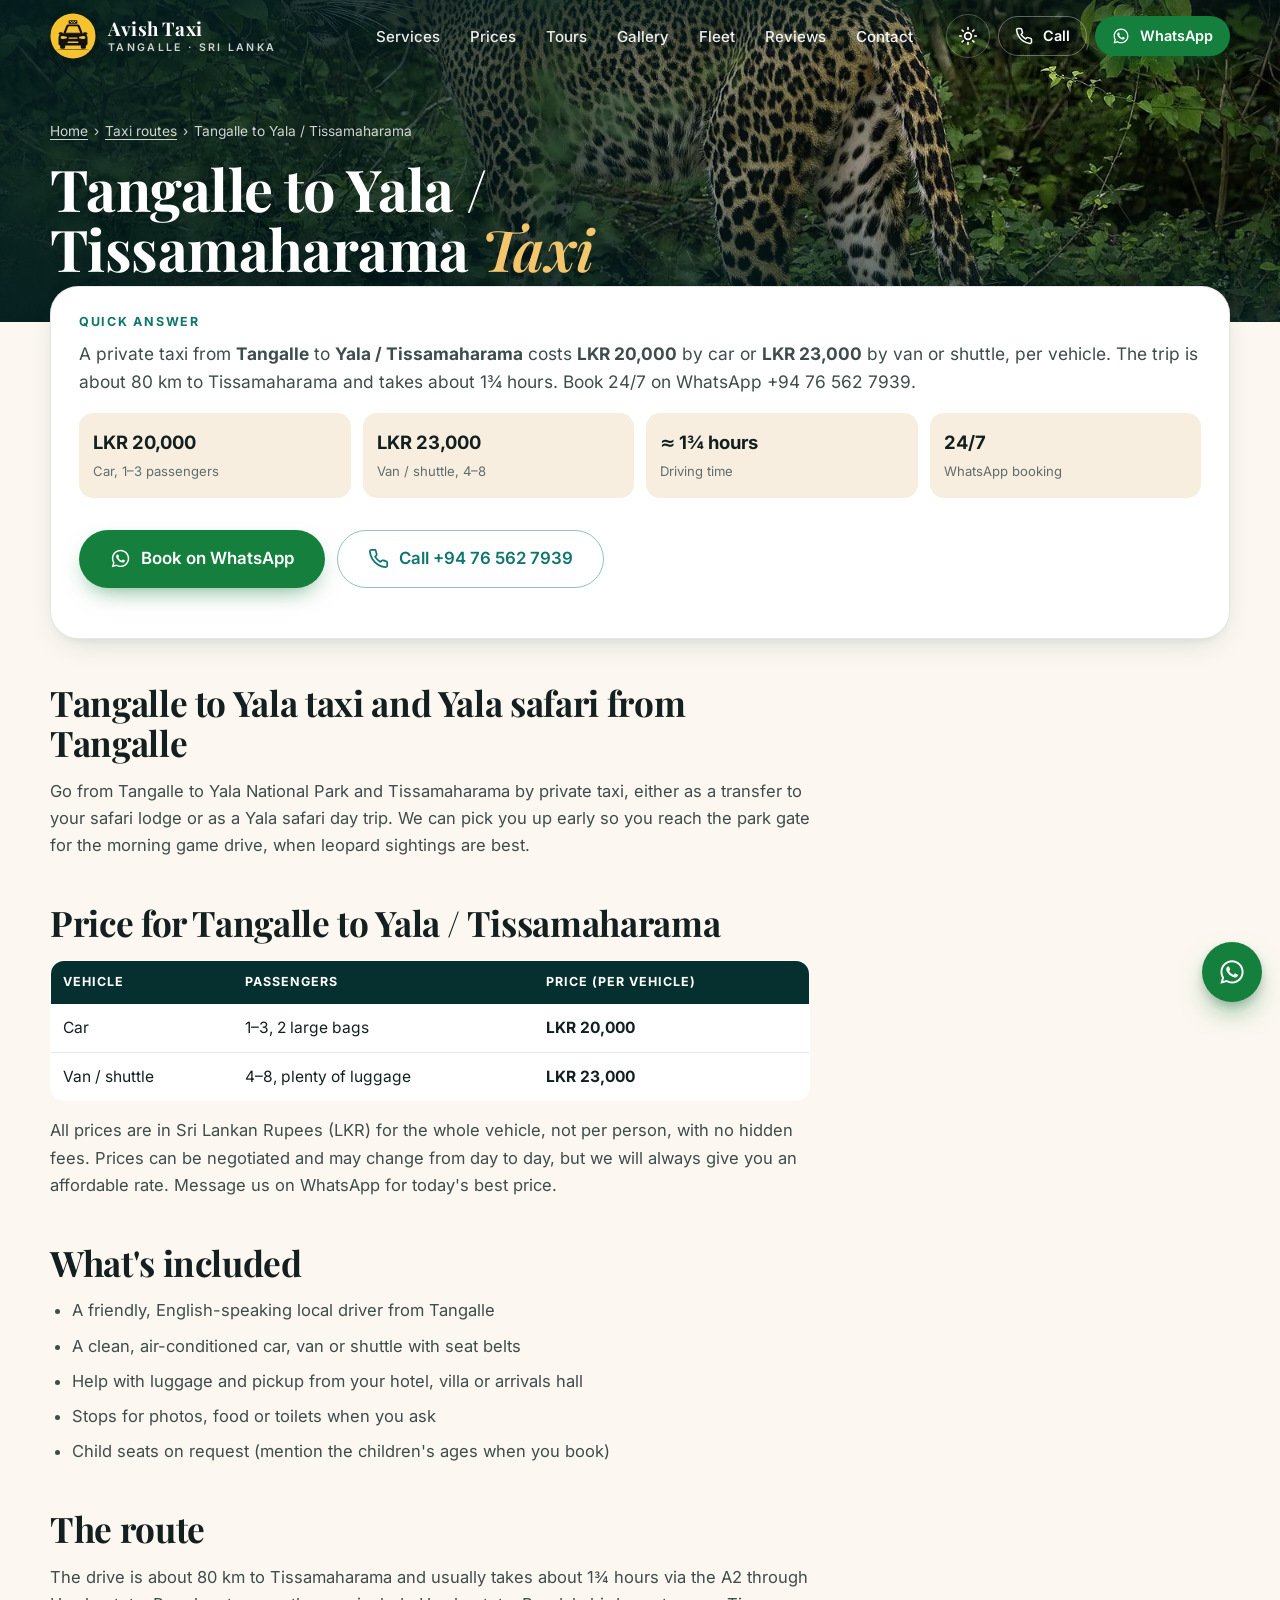
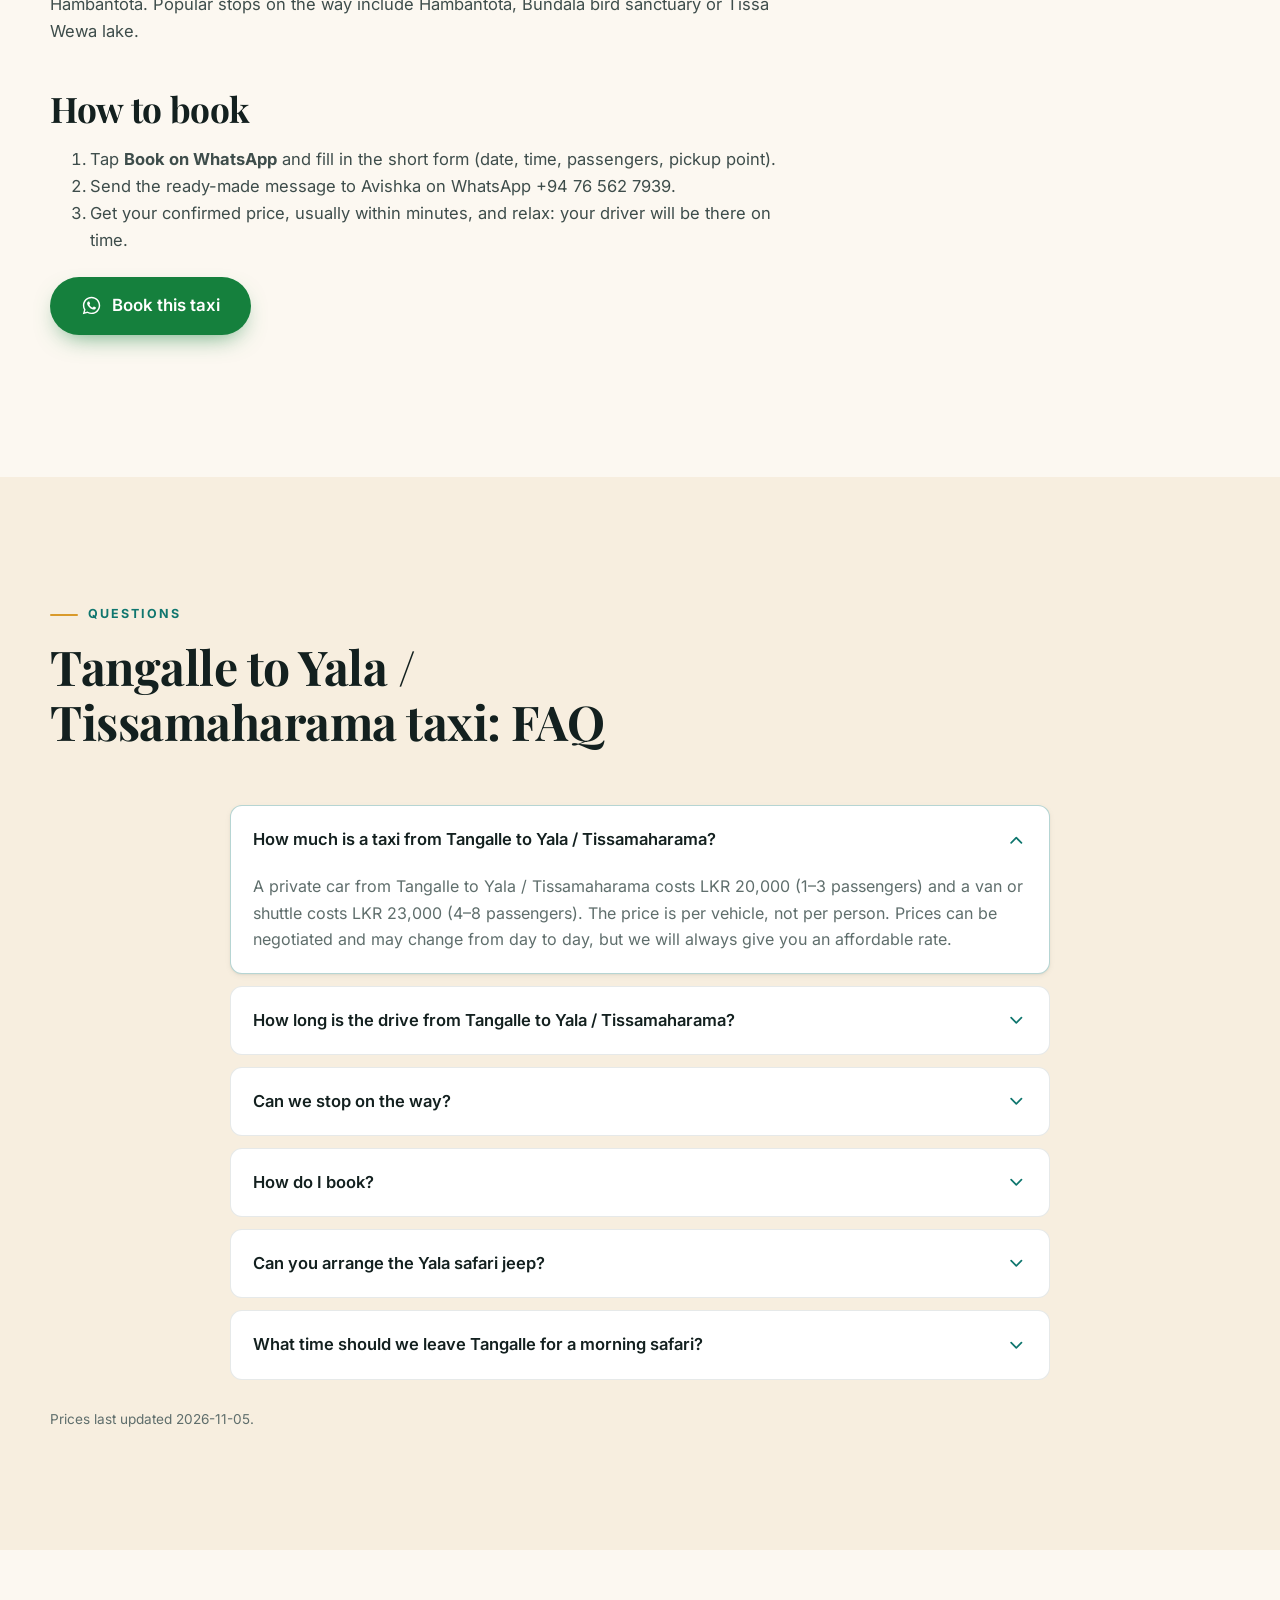
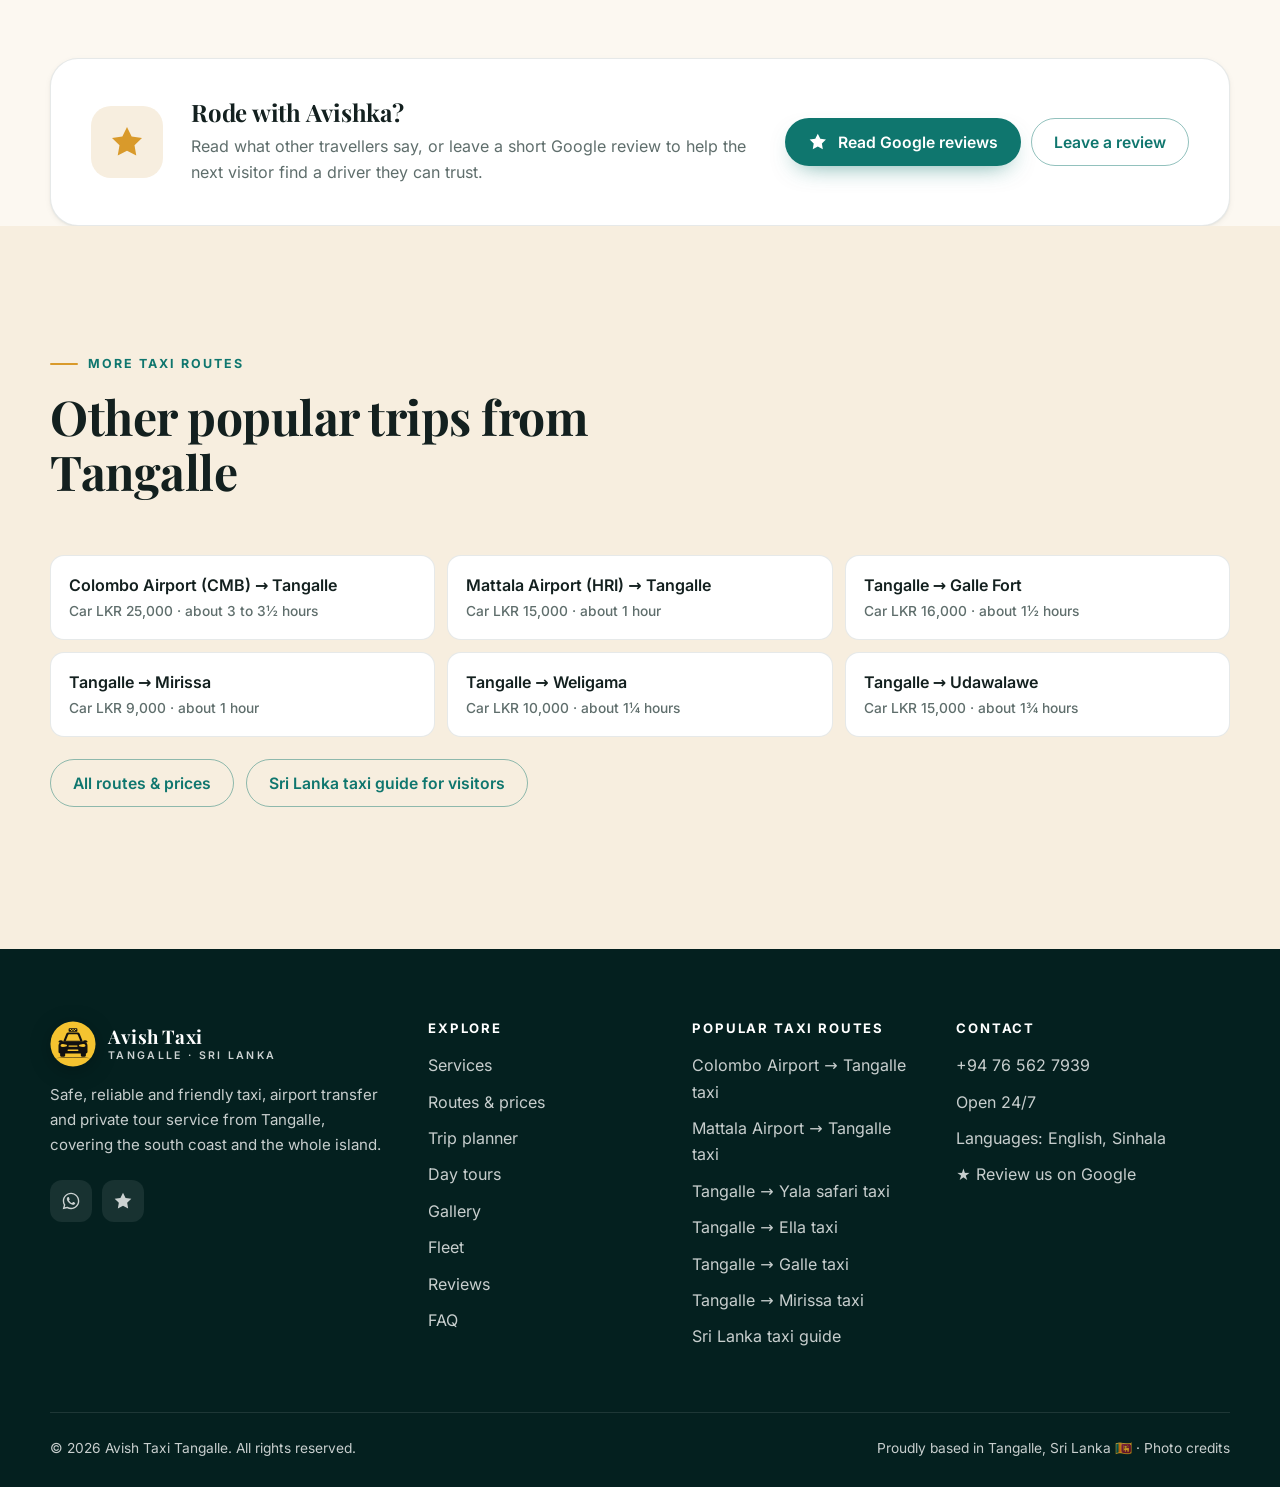
<file: tangalle-to-yala-taxi/index.html>
<!DOCTYPE html>
<html lang="en" data-theme="light">
<head>
<meta charset="utf-8">
<meta name="viewport" content="width=device-width, initial-scale=1, viewport-fit=cover">
<title>Tangalle to Yala / Tissamaharama Taxi | Car LKR 20,000 · Avish Taxi</title>
<meta name="description" content="Private taxi from Tangalle to Yala / Tissamaharama, Sri Lanka: car LKR 20,000, van or shuttle LKR 23,000, about 1¾ hours. English-speaking local driver, clean AC vehicle, 24/7 WhatsApp booking.">
<meta name="robots" content="index, follow, max-image-preview:large, max-snippet:-1">
<meta name="theme-color" content="#0F766E">
<meta name="geo.region" content="LK-31">
<meta name="geo.placename" content="Tangalle">
<link rel="canonical" href="https://avishtaxi.github.io/tangalle-to-yala-taxi/">
<link rel="alternate" hreflang="en" href="https://avishtaxi.github.io/tangalle-to-yala-taxi/">
<meta property="og:type" content="website">
<meta property="og:site_name" content="Avish Taxi Tangalle">
<meta property="og:title" content="Tangalle to Yala / Tissamaharama Taxi | Car LKR 20,000 · Avish Taxi">
<meta property="og:description" content="Private taxi from Tangalle to Yala / Tissamaharama, Sri Lanka: car LKR 20,000, van or shuttle LKR 23,000, about 1¾ hours. English-speaking local driver, clean AC vehicle, 24/7 WhatsApp booking.">
<meta property="og:url" content="https://avishtaxi.github.io/tangalle-to-yala-taxi/">
<meta property="og:image" content="https://avishtaxi.github.io/images/og-image.jpg">
<meta property="og:image:width" content="1200">
<meta property="og:image:height" content="630">
<meta property="og:locale" content="en_GB">
<meta name="twitter:card" content="summary_large_image">
<link rel="icon" href="/favicon.svg" type="image/svg+xml">
<link rel="icon" href="/favicon-32.png" sizes="32x32" type="image/png">
<link rel="apple-touch-icon" href="/apple-touch-icon.png">
<link rel="manifest" href="/site.webmanifest">
<link rel="preload" href="/fonts/inter.woff2" as="font" type="font/woff2" crossorigin>
<link rel="preload" href="/fonts/playfair.woff2" as="font" type="font/woff2" crossorigin>
<script>(function(){try{var t=localStorage.getItem("avish-theme")||(matchMedia("(prefers-color-scheme: dark)").matches?"dark":"light");document.documentElement.setAttribute("data-theme",t);}catch(e){}})();</script>
<link rel="stylesheet" href="/assets/site.css">
<script type="application/ld+json">
{
 "@context": "https://schema.org",
 "@graph": [
  {
   "@type": [
    "Service",
    "TaxiService"
   ],
   "@id": "https://avishtaxi.github.io/tangalle-to-yala-taxi/#service",
   "name": "Tangalle to Yala / Tissamaharama taxi",
   "serviceType": "Private taxi transfer",
   "provider": {
    "@id": "https://avishtaxi.github.io/#business"
   },
   "url": "https://avishtaxi.github.io/tangalle-to-yala-taxi/",
   "description": "Go from Tangalle to Yala National Park and Tissamaharama by private taxi, either as a transfer to your safari lodge or as a Yala safari day trip. We can pick you up early so you reach the park gate for the morning game drive, when leopard sightings are best.",
   "areaServed": [
    {
     "@type": "Place",
     "name": "Tangalle"
    },
    {
     "@type": "Place",
     "name": "Yala / Tissamaharama"
    }
   ],
   "availableLanguage": [
    "English",
    "Sinhala"
   ],
   "offers": [
    {
     "@type": "Offer",
     "name": "Tangalle to Yala / Tissamaharama by car (1–3 passengers)",
     "price": 20000,
     "priceCurrency": "LKR",
     "availability": "https://schema.org/InStock"
    },
    {
     "@type": "Offer",
     "name": "Tangalle to Yala / Tissamaharama by van or shuttle (4–8 passengers)",
     "price": 23000,
     "priceCurrency": "LKR",
     "availability": "https://schema.org/InStock"
    }
   ]
  },
  {
   "@type": "WebPage",
   "@id": "https://avishtaxi.github.io/tangalle-to-yala-taxi/#webpage",
   "url": "https://avishtaxi.github.io/tangalle-to-yala-taxi/",
   "name": "Tangalle to Yala / Tissamaharama Taxi | Car LKR 20,000 · Avish Taxi",
   "description": "Private taxi from Tangalle to Yala / Tissamaharama, Sri Lanka: car LKR 20,000, van or shuttle LKR 23,000, about 1¾ hours. English-speaking local driver, clean AC vehicle, 24/7 WhatsApp booking.",
   "isPartOf": {
    "@id": "https://avishtaxi.github.io/#website"
   },
   "about": {
    "@id": "https://avishtaxi.github.io/tangalle-to-yala-taxi/#service"
   },
   "inLanguage": "en",
   "dateModified": "2026-11-05",
   "primaryImageOfPage": {
    "@type": "ImageObject",
    "url": "https://avishtaxi.github.io/images/yala-leopard.jpg"
   }
  },
  {
   "@type": "BreadcrumbList",
   "itemListElement": [
    {
     "@type": "ListItem",
     "position": 1,
     "name": "Home",
     "item": "https://avishtaxi.github.io/"
    },
    {
     "@type": "ListItem",
     "position": 2,
     "name": "Taxi routes",
     "item": "https://avishtaxi.github.io/#pricing"
    },
    {
     "@type": "ListItem",
     "position": 3,
     "name": "Tangalle to Yala / Tissamaharama",
     "item": "https://avishtaxi.github.io/tangalle-to-yala-taxi/"
    }
   ]
  },
  {
   "@type": "FAQPage",
   "mainEntity": [
    {
     "@type": "Question",
     "name": "How much is a taxi from Tangalle to Yala / Tissamaharama?",
     "acceptedAnswer": {
      "@type": "Answer",
      "text": "A private car from Tangalle to Yala / Tissamaharama costs LKR 20,000 (1–3 passengers) and a van or shuttle costs LKR 23,000 (4–8 passengers). The price is per vehicle, not per person. Prices can be negotiated and may change from day to day, but we will always give you an affordable rate."
     }
    },
    {
     "@type": "Question",
     "name": "How long is the drive from Tangalle to Yala / Tissamaharama?",
     "acceptedAnswer": {
      "@type": "Answer",
      "text": "It is about 80 km to Tissamaharama and usually takes about 1¾ hours via the A2 through Hambantota, depending on traffic and stops."
     }
    },
    {
     "@type": "Question",
     "name": "Can we stop on the way?",
     "acceptedAnswer": {
      "@type": "Answer",
      "text": "Yes. Popular stops include Hambantota, Bundala bird sanctuary or Tissa Wewa lake. Tell us when you book and we will plan the time."
     }
    },
    {
     "@type": "Question",
     "name": "How do I book?",
     "acceptedAnswer": {
      "@type": "Answer",
      "text": "Tap Book on WhatsApp, fill in the short form and send the message to Avishka on +94 76 562 7939. You get a confirmed price, usually within minutes. Booking is available 24/7."
     }
    },
    {
     "@type": "Question",
     "name": "Can you arrange the Yala safari jeep?",
     "acceptedAnswer": {
      "@type": "Answer",
      "text": "Yes. We can drive you to Yala, arrange the safari jeep and tickets, and bring you back to Tangalle the same day. Ask on WhatsApp for a full day-trip price."
     }
    },
    {
     "@type": "Question",
     "name": "What time should we leave Tangalle for a morning safari?",
     "acceptedAnswer": {
      "@type": "Answer",
      "text": "Early, usually before dawn, so you are at the park gate when it opens. We confirm the exact pickup time when you book."
     }
    }
   ]
  }
 ]
}
</script>
</head>
<body class="no-js">
<a class="skip" href="#main">Skip to content</a>
<!-- ============ Icon sprite (inline SVG, no external requests) ============ -->
<svg width="0" height="0" style="position:absolute" aria-hidden="true">
  <defs>
    <symbol id="logo" viewBox="0 0 100 100"><circle cx="50" cy="50" r="49" fill="#F5C330"/> <rect x="40.5" y="15.5" width="19" height="8" rx="2" fill="#111"/> <g fill="#F5C330"> <rect x="43" y="17.5" width="2.8" height="2"/><rect x="48.6" y="17.5" width="2.8" height="2"/><rect x="54.2" y="17.5" width="2.8" height="2"/> <rect x="45.8" y="19.5" width="2.8" height="2"/><rect x="51.4" y="19.5" width="2.8" height="2"/> </g> <path d="M28.5 45 L35.5 27.6 Q36.6 25 39.6 25 L60.4 25 Q63.4 25 64.5 27.6 L71.5 45 Z" fill="#111"/> <path d="M34.3 43 L39.4 30.4 Q40 29 41.6 29 L58.4 29 Q60 29 60.6 30.4 L65.7 43 Z" fill="#F5C330"/> <path d="M27 42.5 Q20.5 41 18.5 44.5 Q18 46.8 21 47 L28.5 47 Z" fill="#111"/> <path d="M73 42.5 Q79.5 41 81.5 44.5 Q82 46.8 79 47 L71.5 47 Z" fill="#111"/> <path d="M18.5 54 Q18.5 45.5 27 44.5 L73 44.5 Q81.5 45.5 81.5 54 L81.5 67 Q81.5 70.5 78 70.5 L22 70.5 Q18.5 70.5 18.5 67 Z" fill="#111"/> <path d="M23 52.5 Q24 50 28 50.2 L36 51.5 Q38 52.5 36.5 55 Q30 57 25 56.2 Q22.5 55.5 23 52.5 Z" fill="#F5C330"/> <path d="M77 52.5 Q76 50 72 50.2 L64 51.5 Q62 52.5 63.5 55 Q70 57 75 56.2 Q77.5 55.5 77 52.5 Z" fill="#F5C330"/> <rect x="40" y="53" width="20" height="3" rx="1.5" fill="#F5C330"/> <rect x="38" y="62" width="24" height="3.2" rx="1.6" fill="#F5C330"/> <rect x="22" y="68" width="11" height="9.5" rx="2.5" fill="#111"/> <rect x="67" y="68" width="11" height="9.5" rx="2.5" fill="#111"/> <path d="M10 81 Q50 75 90 81 Q50 78.2 10 81 Z" fill="#111"/></symbol>
    <symbol id="i-wa" viewBox="0 0 24 24"><path fill="currentColor" stroke="none" d="M12.04 2C6.58 2 2.13 6.45 2.13 11.91c0 1.75.46 3.45 1.32 4.95L2.05 22l5.25-1.38a9.9 9.9 0 0 0 4.74 1.21c5.46 0 9.91-4.45 9.91-9.91C21.95 6.45 17.5 2 12.04 2Zm0 18.15c-1.48 0-2.93-.4-4.2-1.15l-.3-.18-3.12.82.83-3.04-.2-.31a8.24 8.24 0 0 1-1.26-4.38c0-4.54 3.7-8.24 8.25-8.24 4.54 0 8.24 3.7 8.24 8.24 0 4.55-3.7 8.24-8.24 8.24Zm4.52-6.16c-.25-.12-1.46-.72-1.69-.81-.23-.08-.39-.12-.56.12-.17.25-.64.81-.78.97-.14.17-.29.19-.54.06-.25-.12-1.05-.39-1.99-1.23-.74-.66-1.23-1.47-1.38-1.72-.14-.25-.02-.38.11-.51.11-.11.25-.29.37-.43.13-.15.17-.25.25-.42.08-.17.04-.31-.02-.43-.06-.13-.56-1.34-.76-1.84-.2-.48-.41-.42-.56-.43h-.48c-.17 0-.43.06-.66.31-.22.25-.86.85-.86 2.07 0 1.22.89 2.4 1.01 2.56.12.17 1.75 2.67 4.23 3.74.59.26 1.05.41 1.41.52.59.19 1.13.16 1.56.1.48-.07 1.46-.6 1.67-1.18.21-.58.21-1.07.14-1.18-.06-.1-.23-.16-.48-.29Z"/></symbol>
    <symbol id="i-phone" viewBox="0 0 24 24"><path d="M22 16.92v3a2 2 0 0 1-2.18 2 19.79 19.79 0 0 1-8.63-3.07 19.5 19.5 0 0 1-6-6 19.79 19.79 0 0 1-3.07-8.67A2 2 0 0 1 4.11 2h3a2 2 0 0 1 2 1.72c.13.96.36 1.9.7 2.81a2 2 0 0 1-.45 2.11L8.09 9.91a16 16 0 0 0 6 6l1.27-1.27a2 2 0 0 1 2.11-.45c.91.34 1.85.57 2.81.7A2 2 0 0 1 22 16.92z"/></symbol>
    <symbol id="i-mail" viewBox="0 0 24 24"><rect x="2" y="4" width="20" height="16" rx="2"/><path d="m22 7-10 6L2 7"/></symbol>
    <symbol id="i-plane" viewBox="0 0 24 24"><path d="M17.8 19.2 16 11l3.5-3.5C21 6 21.5 4 21 3c-1-.5-3 0-4.5 1.5L13 8 4.8 6.2c-.5-.1-.9.1-1.1.5l-.3.5c-.2.5-.1 1 .3 1.3L9 12l-2 3H4l-1 1 3 2 2 3 1-1v-3l3-2 3.5 5.3c.3.4.8.5 1.3.3l.5-.2c.4-.3.6-.7.5-1.2z"/></symbol>
    <symbol id="i-car" viewBox="0 0 24 24"><path d="M19 17h2c.6 0 1-.4 1-1v-3c0-.9-.7-1.7-1.5-1.9C18.7 10.6 16 10 16 10s-1.3-1.4-2.2-2.3c-.5-.4-1.1-.7-1.8-.7H5c-.6 0-1.1.4-1.4.9l-1.4 2.9A3.7 3.7 0 0 0 2 12v4c0 .6.4 1 1 1h2"/><circle cx="7" cy="17" r="2"/><path d="M9 17h6"/><circle cx="17" cy="17" r="2"/></symbol>
    <symbol id="i-route" viewBox="0 0 24 24"><circle cx="6" cy="19" r="3"/><path d="M9 19h8.5a3.5 3.5 0 0 0 0-7h-11a3.5 3.5 0 0 1 0-7H15"/><circle cx="18" cy="5" r="3"/></symbol>
    <symbol id="i-binoc" viewBox="0 0 24 24"><circle cx="6" cy="16" r="4"/><circle cx="18" cy="16" r="4"/><path d="M10 16h4M2.6 14 5 5h3.5l1 8M21.4 14 19 5h-3.5l-1 8"/></symbol>
    <symbol id="i-map" viewBox="0 0 24 24"><path d="m3 6 6-3 6 3 6-3v15l-6 3-6-3-6 3z"/><path d="M9 3v15M15 6v15"/></symbol>
    <symbol id="i-home" viewBox="0 0 24 24"><path d="m3 9 9-7 9 7v11a2 2 0 0 1-2 2H5a2 2 0 0 1-2-2z"/><path d="M9 22V12h6v10"/></symbol>
    <symbol id="i-clock" viewBox="0 0 24 24"><circle cx="12" cy="12" r="10"/><path d="M12 6v6l4 2"/></symbol>
    <symbol id="i-shield" viewBox="0 0 24 24"><path d="M12 22s8-4 8-10V5l-8-3-8 3v7c0 6 8 10 8 10z"/><path d="m9 12 2 2 4-4"/></symbol>
    <symbol id="i-spark" viewBox="0 0 24 24"><path d="M12 3l1.9 5.8L20 10.5l-6.1 1.7L12 18l-1.9-5.8L4 10.5l6.1-1.7z"/><path d="M19 3v4M21 5h-4M5 17v4M7 19H3"/></symbol>
    <symbol id="i-tag" viewBox="0 0 24 24"><path d="M20.6 13.4 13.4 20.6a2 2 0 0 1-2.8 0L2 12V2h10l8.6 8.6a2 2 0 0 1 0 2.8z"/><circle cx="7" cy="7" r="1.5"/></symbol>
    <symbol id="i-heart" viewBox="0 0 24 24"><path d="M19 14c1.5-1.5 3-3.2 3-5.5A5.5 5.5 0 0 0 16.5 3c-1.8 0-3 .5-4.5 2-1.5-1.5-2.7-2-4.5-2A5.5 5.5 0 0 0 2 8.5c0 2.3 1.5 4 3 5.5l7 7z"/></symbol>
    <symbol id="i-pin" viewBox="0 0 24 24"><path d="M20 10c0 6-8 12-8 12s-8-6-8-12a8 8 0 0 1 16 0z"/><circle cx="12" cy="10" r="3"/></symbol>
    <symbol id="i-star" viewBox="0 0 24 24"><path fill="currentColor" stroke="none" d="m12 2 3.09 6.26L22 9.27l-5 4.87 1.18 6.88L12 17.77l-6.18 3.25L7 14.14 2 9.27l6.91-1.01z"/></symbol>
    <symbol id="i-users" viewBox="0 0 24 24"><path d="M16 21v-2a4 4 0 0 0-4-4H6a4 4 0 0 0-4 4v2"/><circle cx="9" cy="7" r="4"/><path d="M22 21v-2a4 4 0 0 0-3-3.87M16 3.13a4 4 0 0 1 0 7.75"/></symbol>
    <symbol id="i-bag" viewBox="0 0 24 24"><rect x="3" y="7" width="18" height="14" rx="2"/><path d="M16 21V5a2 2 0 0 0-2-2h-4a2 2 0 0 0-2 2v16"/></symbol>
    <symbol id="i-snow" viewBox="0 0 24 24"><path d="M2 12h20M12 2v20M20 16l-4-4 4-4M4 8l4 4-4 4M16 4l-4 4-4-4M8 20l4-4 4 4"/></symbol>
    <symbol id="i-check" viewBox="0 0 24 24"><path d="M20 6 9 17l-5-5"/></symbol>
    <symbol id="i-menu" viewBox="0 0 24 24"><path d="M4 6h16M4 12h16M4 18h16"/></symbol>
    <symbol id="i-x" viewBox="0 0 24 24"><path d="M18 6 6 18M6 6l12 12"/></symbol>
    <symbol id="i-sun" viewBox="0 0 24 24"><circle cx="12" cy="12" r="4"/><path d="M12 2v2M12 20v2M4.93 4.93l1.41 1.41M17.66 17.66l1.41 1.41M2 12h2M20 12h2M6.34 17.66l-1.41 1.41M19.07 4.93l-1.41 1.41"/></symbol>
    <symbol id="i-moon" viewBox="0 0 24 24"><path d="M12 3a6 6 0 0 0 9 9 9 9 0 1 1-9-9z"/></symbol>
    <symbol id="i-arrow" viewBox="0 0 24 24"><path d="M5 12h14M12 5l7 7-7 7"/></symbol>
    <symbol id="i-globe" viewBox="0 0 24 24"><circle cx="12" cy="12" r="10"/><path d="M2 12h20M12 2a15.3 15.3 0 0 1 4 10 15.3 15.3 0 0 1-4 10 15.3 15.3 0 0 1-4-10 15.3 15.3 0 0 1 4-10z"/></symbol>
    <symbol id="i-waves" viewBox="0 0 24 24"><path d="M2 6c.6.5 1.2 1 2.5 1C7 7 7 5 9.5 5c2.6 0 2.4 2 5 2 2.5 0 2.5-2 5-2 1.3 0 1.9.5 2.5 1M2 12c.6.5 1.2 1 2.5 1 2.5 0 2.5-2 5-2 2.6 0 2.4 2 5 2 2.5 0 2.5-2 5-2 1.3 0 1.9.5 2.5 1M2 18c.6.5 1.2 1 2.5 1 2.5 0 2.5-2 5-2 2.6 0 2.4 2 5 2 2.5 0 2.5-2 5-2 1.3 0 1.9.5 2.5 1"/></symbol>
    <symbol id="i-fort" viewBox="0 0 24 24"><path d="M3 22h18M6 18v-7M10 18v-7M14 18v-7M18 18v-7M12 2l8 5H4z"/></symbol>
    <symbol id="i-mountain" viewBox="0 0 24 24"><path d="m8 3 4 8 5-5 5 15H2L8 3z"/></symbol>
    <symbol id="i-calendar" viewBox="0 0 24 24"><rect x="3" y="4" width="18" height="18" rx="2"/><path d="M16 2v4M8 2v4M3 10h18"/></symbol>
    <symbol id="i-chev" viewBox="0 0 24 24"><path d="m6 9 6 6 6-6"/></symbol>
    <symbol id="i-fb" viewBox="0 0 24 24"><path d="M18 2h-3a5 5 0 0 0-5 5v3H7v4h3v8h4v-8h3l1-4h-4V7a1 1 0 0 1 1-1h3z"/></symbol>
    <symbol id="i-ig" viewBox="0 0 24 24"><rect x="2" y="2" width="20" height="20" rx="5"/><path d="M16 11.37A4 4 0 1 1 12.63 8 4 4 0 0 1 16 11.37zM17.5 6.5h.01"/></symbol>
    <symbol id="i-quote" viewBox="0 0 24 24"><path fill="currentColor" stroke="none" d="M7.2 6C4.3 7.3 2.5 9.8 2.5 13.2V18h6.3v-6.1H5.6c.1-1.9 1.2-3.3 3-4.1zm10 0c-2.9 1.3-4.7 3.8-4.7 7.2V18h6.3v-6.1h-3.2c.1-1.9 1.2-3.3 3-4.1z"/></symbol>
    <symbol id="i-send" viewBox="0 0 24 24"><path d="m22 2-7 20-4-9-9-4z"/><path d="M22 2 11 13"/></symbol>
    <symbol id="i-palm" viewBox="0 0 24 24"><path d="M13 8c0-2.76-2.46-5-5.5-5S2 5.24 2 8h2l1-1 1 1h4"/><path d="M13 7.14A5.82 5.82 0 0 1 16.5 6c3.04 0 5.5 2.24 5.5 5h-3l-1-1-1 1h-3"/><path d="M5.89 9.71c-2.15 2.15-2.3 5.47-.35 7.43l4.24-4.25.7-.7.71-.71 2.12-2.12c-1.95-1.96-5.27-1.8-7.42.35z"/><path d="M11 15.5c.5 2.5-.17 4.5-1 6.5h4c2-5.5-.5-12-1-14"/></symbol>
  </defs>
</svg>

<header class="nav" id="nav">
  <div class="wrap">
    <a class="brand" href="/">
      <span class="brand-mark" aria-hidden="true"><svg viewBox="0 0 100 100"><use href="#logo"/></svg>
      </span>
      <span class="brand-text"><b>Avish Taxi</b><small>Tangalle · Sri Lanka</small></span>
    </a>

    <nav aria-label="Main">
      <ul class="nav-links">
        <li><a href="/#services">Services</a></li>
        <li><a href="/#pricing">Prices</a></li>
        <li><a href="/#tours">Tours</a></li>
        <li><a href="/#gallery">Gallery</a></li>
        <li><a href="/#fleet">Fleet</a></li>
        <li><a href="/#reviews">Reviews</a></li>
        <li><a href="/#contact">Contact</a></li>
      </ul>
    </nav>

    <div class="nav-actions">
      <button class="icon-btn theme-toggle" type="button" aria-label="Switch between light and dark mode">
        <svg class="icon sun"><use href="#i-sun"/></svg><svg class="icon moon"><use href="#i-moon"/></svg>
      </button>
      <a class="btn btn-sm nav-call" href="tel:+94765627939" data-tel aria-label="Call Avishka">
        <svg class="icon"><use href="#i-phone"/></svg><span class="label">Call</span>
      </a>
      <a class="btn btn-sm btn-wa" href="https://wa.me/94765627939" data-wa="Hi Avishka, I'd like to book a taxi from [location] to [destination] on [date]." data-book="taxi" target="_blank" rel="noopener" aria-label="Book on WhatsApp">
        <svg class="icon"><use href="#i-wa"/></svg><span class="label">WhatsApp</span>
      </a>
      <button class="icon-btn menu-btn" type="button" aria-label="Open menu" aria-expanded="false" aria-controls="mobile-menu">
        <svg class="icon"><use href="#i-menu"/></svg>
      </button>
    </div>
  </div>
</header>

<div class="mobile-menu" id="mobile-menu" hidden>
  <a class="link" href="/">Home <svg class="icon"><use href="#i-arrow"/></svg></a>
  <a class="link" href="/#services">Services <svg class="icon"><use href="#i-arrow"/></svg></a>
  <a class="link" href="/#pricing">Routes &amp; Prices <svg class="icon"><use href="#i-arrow"/></svg></a>
  <a class="link" href="/#planner">Trip planner <svg class="icon"><use href="#i-arrow"/></svg></a>
  <a class="link" href="/#tours">Tours <svg class="icon"><use href="#i-arrow"/></svg></a>
  <a class="link" href="/#gallery">Gallery <svg class="icon"><use href="#i-arrow"/></svg></a>
  <a class="link" href="/#fleet">Fleet <svg class="icon"><use href="#i-arrow"/></svg></a>
  <a class="link" href="/#reviews">Reviews <svg class="icon"><use href="#i-arrow"/></svg></a>
  <a class="link" href="/#contact">Contact <svg class="icon"><use href="#i-arrow"/></svg></a>
  <a class="link" href="/sri-lanka-taxi-guide/">Sri Lanka taxi guide <svg class="icon"><use href="#i-arrow"/></svg></a>
  <div class="row">
    <a class="btn btn-outline" href="tel:+94765627939" data-tel><svg class="icon"><use href="#i-phone"/></svg>Call</a>
    <a class="btn btn-wa" href="https://wa.me/94765627939" data-wa="Hi Avishka, I'd like to book a taxi from [location] to [destination] on [date]." data-book="taxi" target="_blank" rel="noopener"><svg class="icon"><use href="#i-wa"/></svg>WhatsApp</a>
  </div>
</div>

<main id="main">
<section class="hero sub" aria-labelledby="page-title">
  <div class="hero-media"><picture><source type="image/avif" srcset="/images/yala-leopard-800.avif 800w, /images/yala-leopard-1200.avif 1200w, /images/yala-leopard-1600.avif 1600w" sizes="100vw"><source type="image/webp" srcset="/images/yala-leopard-800.webp 800w, /images/yala-leopard-1200.webp 1200w, /images/yala-leopard-1600.webp 1600w" sizes="100vw"><img src="/images/yala-leopard-1200.jpg" alt="Sri Lankan leopard in Yala National Park" width="1600" height="1000" fetchpriority="high" decoding="async"></picture></div>
  <div class="wrap">
    <div class="hero-content">
      <nav class="crumbs" aria-label="Breadcrumb"><a href="/">Home</a> <span aria-hidden="true">›</span> <a href="/#pricing">Taxi routes</a> <span aria-hidden="true">›</span> <span aria-current="page">Tangalle to Yala / Tissamaharama</span></nav>
      <h1 id="page-title">Tangalle to Yala / Tissamaharama <em>Taxi</em></h1>
    </div>
  </div>
</section>
<section class="section" style="padding-top:0">
  <div class="wrap">
    <div class="answer">
      <h2>Quick answer</h2>
      <p>A private taxi from <strong>Tangalle</strong> to <strong>Yala / Tissamaharama</strong> costs <strong>LKR 20,000</strong> by car or <strong>LKR 23,000</strong> by van or shuttle, per vehicle. The trip is about 80 km to Tissamaharama and takes about 1¾ hours. Book 24/7 on WhatsApp +94 76 562 7939.</p>
      <div class="facts-row">
        <div><b>LKR 20,000</b><span>Car, 1–3 passengers</span></div>
        <div><b>LKR 23,000</b><span>Van / shuttle, 4–8</span></div>
        <div><b>≈ 1¾ hours</b><span>Driving time</span></div>
        <div><b>24/7</b><span>WhatsApp booking</span></div>
      </div>
      <p class="cta-row"><a class="btn btn-wa btn-lg" href="https://wa.me/94765627939" data-wa="Hi Avishka, I&#x27;d like to book a taxi from Tangalle to Yala / Tissamaharama on [date]." data-book="route" data-from="Tangalle" data-to="Yala / Tissamaharama" target="_blank" rel="noopener"><svg class="icon"><use href="#i-wa"/></svg>Book on WhatsApp</a><a class="btn btn-outline btn-lg" href="tel:+94765627939" data-tel><svg class="icon"><use href="#i-phone"/></svg>Call +94 76 562 7939</a></p>
    </div>

    <div class="prose">
      <h2>Tangalle to Yala taxi and Yala safari from Tangalle</h2>
      <p>Go from Tangalle to Yala National Park and Tissamaharama by private taxi, either as a transfer to your safari lodge or as a Yala safari day trip. We can pick you up early so you reach the park gate for the morning game drive, when leopard sightings are best.</p>

      <h2>Price for Tangalle to Yala / Tissamaharama</h2>
      <div class="pt-wrap"><table class="pt">
        <thead><tr><th scope="col">Vehicle</th><th scope="col">Passengers</th><th scope="col">Price (per vehicle)</th></tr></thead>
        <tbody>
          <tr><td>Car</td><td>1–3, 2 large bags</td><td><strong>LKR 20,000</strong></td></tr>
          <tr><td>Van / shuttle</td><td>4–8, plenty of luggage</td><td><strong>LKR 23,000</strong></td></tr>
        </tbody>
      </table></div>
      <p>All prices are in Sri Lankan Rupees (LKR) for the whole vehicle, not per person, with no hidden fees. Prices can be negotiated and may change from day to day, but we will always give you an affordable rate. Message us on WhatsApp for today&#39;s best price.</p>

      <h2>What&#39;s included</h2>
      <ul class="dots">
        <li>A friendly, English-speaking local driver from Tangalle</li>
        <li>A clean, air-conditioned car, van or shuttle with seat belts</li>
        <li>Help with luggage and pickup from your hotel, villa or arrivals hall</li>
        <li>Stops for photos, food or toilets when you ask</li>
        <li>Child seats on request (mention the children&#39;s ages when you book)</li>
      </ul>

      <h2>The route</h2>
      <p>The drive is about 80 km to Tissamaharama and usually takes about 1¾ hours via the A2 through Hambantota. Popular stops on the way include Hambantota, Bundala bird sanctuary or Tissa Wewa lake.</p>

      <h2>How to book</h2>
      <ol class="dots" style="list-style:decimal">
        <li>Tap <strong>Book on WhatsApp</strong> and fill in the short form (date, time, passengers, pickup point).</li>
        <li>Send the ready-made message to Avishka on WhatsApp +94 76 562 7939.</li>
        <li>Get your confirmed price, usually within minutes, and relax: your driver will be there on time.</li>
      </ol>
      <p class="cta-row"><a class="btn btn-wa btn-lg" href="https://wa.me/94765627939" data-wa="Hi Avishka, I&#x27;d like to book a taxi from Tangalle to Yala / Tissamaharama on [date]." data-book="route" data-from="Tangalle" data-to="Yala / Tissamaharama" target="_blank" rel="noopener"><svg class="icon"><use href="#i-wa"/></svg>Book this taxi</a></p>
    </div>
  </div>
</section>

<section class="section alt" aria-labelledby="faq-title">
  <div class="wrap">
    <div class="section-head"><span class="eyebrow">Questions</span><h2 id="faq-title">Tangalle to Yala / Tissamaharama taxi: FAQ</h2></div>
    <div class="faq">
      <details open>
        <summary>How much is a taxi from Tangalle to Yala / Tissamaharama?<svg class="icon"><use href="#i-chev"/></svg></summary>
        <p>A private car from Tangalle to Yala / Tissamaharama costs LKR 20,000 (1–3 passengers) and a van or shuttle costs LKR 23,000 (4–8 passengers). The price is per vehicle, not per person. Prices can be negotiated and may change from day to day, but we will always give you an affordable rate.</p>
      </details>
      <details>
        <summary>How long is the drive from Tangalle to Yala / Tissamaharama?<svg class="icon"><use href="#i-chev"/></svg></summary>
        <p>It is about 80 km to Tissamaharama and usually takes about 1¾ hours via the A2 through Hambantota, depending on traffic and stops.</p>
      </details>
      <details>
        <summary>Can we stop on the way?<svg class="icon"><use href="#i-chev"/></svg></summary>
        <p>Yes. Popular stops include Hambantota, Bundala bird sanctuary or Tissa Wewa lake. Tell us when you book and we will plan the time.</p>
      </details>
      <details>
        <summary>How do I book?<svg class="icon"><use href="#i-chev"/></svg></summary>
        <p>Tap Book on WhatsApp, fill in the short form and send the message to Avishka on +94 76 562 7939. You get a confirmed price, usually within minutes. Booking is available 24/7.</p>
      </details>
      <details>
        <summary>Can you arrange the Yala safari jeep?<svg class="icon"><use href="#i-chev"/></svg></summary>
        <p>Yes. We can drive you to Yala, arrange the safari jeep and tickets, and bring you back to Tangalle the same day. Ask on WhatsApp for a full day-trip price.</p>
      </details>
      <details>
        <summary>What time should we leave Tangalle for a morning safari?<svg class="icon"><use href="#i-chev"/></svg></summary>
        <p>Early, usually before dawn, so you are at the park gate when it opens. We confirm the exact pickup time when you book.</p>
      </details>
    </div>
    <p class="updated">Prices last updated 2026-11-05.</p>
  </div>
</section>

<section class="section" aria-labelledby="rev-title" style="padding-top:clamp(48px,7vw,80px);padding-bottom:0">
  <div class="wrap">
    <div class="review-cta">
      <span class="g" aria-hidden="true"><svg class="icon fill"><use href="#i-star"/></svg></span>
      <div>
        <h2 id="rev-title" style="font-family:var(--font-serif);font-size:1.5rem;margin-bottom:6px">Rode with Avishka?</h2>
        <p>Read what other travellers say, or leave a short Google review to help the next visitor find a driver they can trust.</p>
      </div>
      <div class="actions">
        <a class="btn btn-primary" href="https://g.page/r/CVZ3o3eDvxQkEBM" target="_blank" rel="noopener"><svg class="icon fill"><use href="#i-star"/></svg>Read Google reviews</a>
        <a class="btn btn-outline" href="https://g.page/r/CVZ3o3eDvxQkEBM/review" target="_blank" rel="noopener">Leave a review</a>
      </div>
    </div>
  </div>
</section>

<section class="section alt" aria-labelledby="more-title">
  <div class="wrap">
    <div class="section-head"><span class="eyebrow">More taxi routes</span><h2 id="more-title">Other popular trips from Tangalle</h2></div>
    <div class="related">
      <a href="/colombo-airport-to-tangalle-taxi/">Colombo Airport (CMB) → Tangalle<span>Car LKR 25,000 · about 3 to 3½ hours</span></a>
      <a href="/mattala-airport-to-tangalle-taxi/">Mattala Airport (HRI) → Tangalle<span>Car LKR 15,000 · about 1 hour</span></a>
      <a href="/tangalle-to-galle-taxi/">Tangalle → Galle Fort<span>Car LKR 16,000 · about 1½ hours</span></a>
      <a href="/tangalle-to-mirissa-taxi/">Tangalle → Mirissa<span>Car LKR 9,000 · about 1 hour</span></a>
      <a href="/tangalle-to-weligama-taxi/">Tangalle → Weligama<span>Car LKR 10,000 · about 1¼ hours</span></a>
      <a href="/tangalle-to-udawalawe-taxi/">Tangalle → Udawalawe<span>Car LKR 15,000 · about 1¾ hours</span></a>
    </div>
    <p class="cta-row"><a class="btn btn-outline" href="/#pricing">All routes &amp; prices</a><a class="btn btn-outline" href="/sri-lanka-taxi-guide/">Sri Lanka taxi guide for visitors</a></p>
  </div>
</section>

</main>

<footer class="footer">
  <div class="wrap">
    <div class="cols">
      <div>
        <a class="brand" href="/">
          <span class="brand-mark" aria-hidden="true"><svg viewBox="0 0 100 100"><use href="#logo"/></svg></span>
          <span class="brand-text"><b>Avish Taxi</b><small>Tangalle · Sri Lanka</small></span>
        </a>
        <p>Safe, reliable and friendly taxi, airport transfer and private tour service from Tangalle, covering the south coast and the whole island.</p>
        <div class="socials" id="socials">
          <a href="https://wa.me/94765627939" data-wa="Hi Avishka!" data-book="hello" target="_blank" rel="noopener" aria-label="WhatsApp"><svg class="icon"><use href="#i-wa"/></svg></a>
          <a href="https://g.page/r/CVZ3o3eDvxQkEBM/review" target="_blank" rel="noopener" aria-label="Review Avish Taxi on Google" title="Review us on Google"><svg class="icon fill"><use href="#i-star"/></svg></a>
          <a href="#" data-social="facebook" target="_blank" rel="noopener" aria-label="Facebook" hidden><svg class="icon"><use href="#i-fb"/></svg></a>
          <a href="#" data-social="instagram" target="_blank" rel="noopener" aria-label="Instagram" hidden><svg class="icon"><use href="#i-ig"/></svg></a>
          <a href="/#contact" data-mail hidden aria-label="Email"><svg class="icon"><use href="#i-mail"/></svg></a>
        </div>
      </div>
      <div>
        <h2 class="f-h">Explore</h2>
        <ul>
          <li><a href="/#services">Services</a></li>
          <li><a href="/#pricing">Routes &amp; prices</a></li>
          <li><a href="/#planner">Trip planner</a></li>
          <li><a href="/#tours">Day tours</a></li>
          <li><a href="/#gallery">Gallery</a></li>
        <li><a href="/#fleet">Fleet</a></li>
          <li><a href="/#reviews">Reviews</a></li>
          <li><a href="/#faq">FAQ</a></li>
        </ul>
      </div>
      <div>
        <h2 class="f-h">Popular taxi routes</h2>
        <ul>
          <li><a href="/colombo-airport-to-tangalle-taxi/">Colombo Airport → Tangalle taxi</a></li>
          <li><a href="/mattala-airport-to-tangalle-taxi/">Mattala Airport → Tangalle taxi</a></li>
          <li><a href="/tangalle-to-yala-taxi/">Tangalle → Yala safari taxi</a></li>
          <li><a href="/tangalle-to-ella-taxi/">Tangalle → Ella taxi</a></li>
          <li><a href="/tangalle-to-galle-taxi/">Tangalle → Galle taxi</a></li>
          <li><a href="/tangalle-to-mirissa-taxi/">Tangalle → Mirissa taxi</a></li>
          <li><a href="/sri-lanka-taxi-guide/">Sri Lanka taxi guide</a></li>
        </ul>
      </div>
      <div>
        <h2 class="f-h">Contact</h2>
        <ul>
          <li><a href="tel:+94765627939" data-tel data-phone-text>+94 76 562 7939</a></li>
          <li><a href="/#contact" data-mail hidden data-mail-text></a></li>
          <li>Open 24/7</li>
          <li>Languages: English, Sinhala</li>
          <li><a href="https://g.page/r/CVZ3o3eDvxQkEBM/review" target="_blank" rel="noopener">★ Review us on Google</a></li>
        </ul>
      </div>
    </div>
    <div class="bottom">
      <span>© <span id="year">2026</span> Avish Taxi Tangalle. All rights reserved.</span>
      <span>Proudly based in Tangalle, Sri Lanka 🇱🇰 · <a href="/credits.html">Photo credits</a></span>
    </div>
  </div>
</footer>

<dialog class="bk" id="bk" aria-labelledby="bk-title">
  <form class="bk-form" id="bk-form" novalidate>
    <header class="bk-head">
      <div>
        <p class="bk-kicker" id="bk-kicker">Booking request</p>
        <h2 id="bk-title">Book a taxi</h2>
      </div>
      <button class="bk-x" type="button" data-bk-close aria-label="Close"><svg class="icon"><use href="#i-x"/></svg></button>
    </header>
    <div class="bk-body">
      <p class="bk-intro" id="bk-intro">A few quick details and we'll write the WhatsApp message for you.</p>
      <div class="bk-fields" id="bk-fields"></div>
      <details class="bk-preview" open>
        <summary>Your WhatsApp message</summary>
        <pre id="bk-msg" aria-live="polite"></pre>
      </details>
    </div>
    <footer class="bk-foot">
      <p class="bk-err" id="bk-err" role="alert"></p>
      <button class="btn btn-wa btn-block btn-lg" type="submit"><svg class="icon"><use href="#i-wa"/></svg>Send on WhatsApp</button>
      <p class="bk-note">Opens WhatsApp with your message ready. Just press send.</p>
    </footer>
  </form>
</dialog>

<nav class="mbar" id="mbar" aria-label="Quick booking">
  <a class="btn btn-outline" href="tel:+94765627939" data-tel><svg class="icon"><use href="#i-phone"/></svg>Call</a>
  <a class="btn btn-wa" href="https://wa.me/94765627939" data-wa="Hi Avishka, I'd like to book a taxi from [location] to [destination] on [date]." data-book="taxi" target="_blank" rel="noopener"><svg class="icon"><use href="#i-wa"/></svg>Book on WhatsApp</a>
</nav>

<a class="fab" id="fab" href="https://wa.me/94765627939" data-wa="Hi Avishka, I'd like to book a taxi from [location] to [destination] on [date]." data-book="taxi" target="_blank" rel="noopener" aria-label="Book on WhatsApp">
  <svg class="icon"><use href="#i-wa"/></svg><span class="label">Book on WhatsApp</span>
</a>

<script src="/assets/site.js" defer></script>
</body>
</html>
</file>
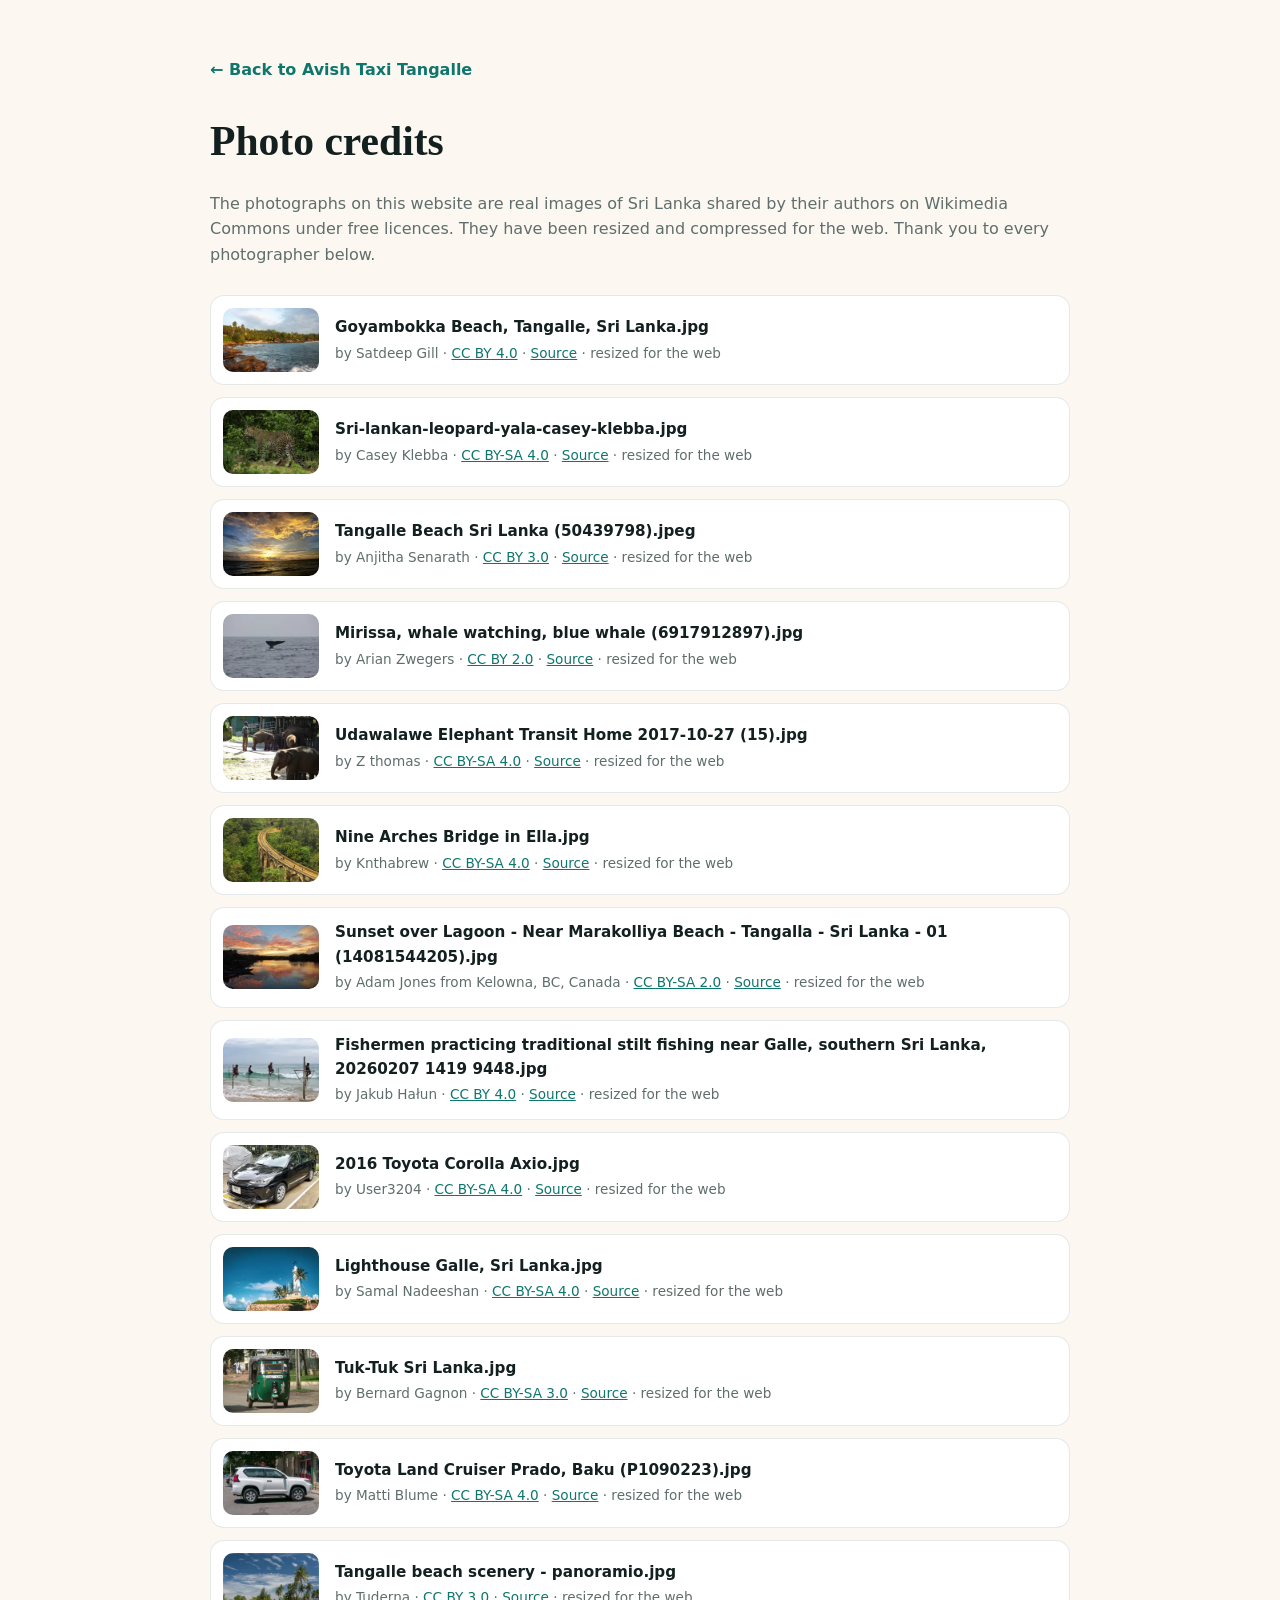
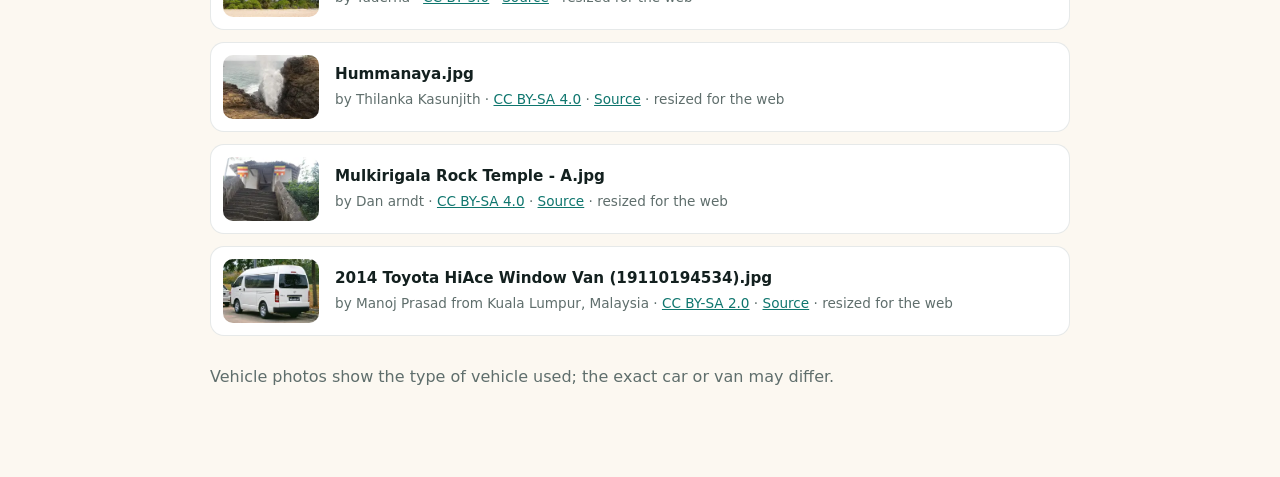
<file: credits.html>
<!DOCTYPE html>
<html lang="en">
<head>
<meta charset="utf-8">
<meta name="viewport" content="width=device-width, initial-scale=1">
<title>Photo credits | Avish Taxi Tangalle</title>
<meta name="description" content="Credits and licences for the photos used on the Avish Taxi Tangalle website.">
<link rel="canonical" href="https://avishtaxi.github.io/credits.html">
<link rel="icon" href="favicon.svg" type="image/svg+xml">
<style>
:root{--bg:#FCF8F1;--surface:#fff;--ink:#13201F;--muted:#5F6E6C;--brand:#0F766E;--line:rgba(15,40,38,.1)}
@media (prefers-color-scheme:dark){:root{--bg:#071A1A;--surface:#0D2524;--ink:#EAF4F2;--muted:#93A8A5;--brand:#2BB3A6;--line:rgba(234,244,242,.1)}}
*{box-sizing:border-box}body{margin:0;font-family:system-ui,-apple-system,"Segoe UI",Roboto,sans-serif;background:var(--bg);color:var(--ink);line-height:1.6}
main{width:min(100% - 32px,860px);margin:0 auto;padding:48px 0 72px}h1{font-family:Georgia,serif;font-size:clamp(1.8rem,6vw,2.6rem);margin:16px 0 8px}
p{color:var(--muted)}a{color:var(--brand)}ul{list-style:none;padding:0;margin:28px 0;display:grid;gap:12px}
li{display:flex;gap:16px;align-items:center;padding:12px;border-radius:14px;background:var(--surface);border:1px solid var(--line)}
li img{width:96px;height:64px;object-fit:cover;border-radius:10px;flex:none}li b{display:block;font-size:.95rem;word-break:break-word}li span{font-size:.85rem;color:var(--muted)}
.back{display:inline-flex;min-height:44px;align-items:center;font-weight:600;text-decoration:none}
</style>
</head>
<body>
<main>
  <a class="back" href="./">← Back to Avish Taxi Tangalle</a>
  <h1>Photo credits</h1>
  <p>The photographs on this website are real images of Sri Lanka shared by their authors on Wikimedia Commons under free licences. They have been resized and compressed for the web. Thank you to every photographer below.</p>
  <ul>
    <li><img src="images/hero-thumb.webp" alt="" width="160" height="107" loading="lazy"><div><b>Goyambokka Beach, Tangalle, Sri Lanka.jpg</b><span>by Satdeep Gill · <a href="https://creativecommons.org/licenses/by/4.0/" rel="license noopener" target="_blank">CC BY 4.0</a> · <a href="https://commons.wikimedia.org/wiki/File%3AGoyambokka_Beach%2C_Tangalle%2C_Sri_Lanka.jpg" target="_blank" rel="noopener">Source</a> · resized for the web</span></div></li>
    <li><img src="images/yala-leopard-thumb.webp" alt="" width="160" height="107" loading="lazy"><div><b>Sri-lankan-leopard-yala-casey-klebba.jpg</b><span>by Casey Klebba · <a href="https://creativecommons.org/licenses/by-sa/4.0/" rel="license noopener" target="_blank">CC BY-SA 4.0</a> · <a href="https://commons.wikimedia.org/wiki/File%3ASri-lankan-leopard-yala-casey-klebba.jpg" target="_blank" rel="noopener">Source</a> · resized for the web</span></div></li>
    <li><img src="images/tangalle-beach-thumb.webp" alt="" width="160" height="107" loading="lazy"><div><b>Tangalle Beach Sri Lanka (50439798).jpeg</b><span>by Anjitha Senarath · <a href="https://creativecommons.org/licenses/by/3.0/" rel="license noopener" target="_blank">CC BY 3.0</a> · <a href="https://commons.wikimedia.org/wiki/File%3ATangalle_Beach_Sri_Lanka_%2850439798%29.jpeg" target="_blank" rel="noopener">Source</a> · resized for the web</span></div></li>
    <li><img src="images/mirissa-whale-thumb.webp" alt="" width="160" height="107" loading="lazy"><div><b>Mirissa, whale watching, blue whale (6917912897).jpg</b><span>by Arian Zwegers · <a href="https://creativecommons.org/licenses/by/2.0/" rel="license noopener" target="_blank">CC BY 2.0</a> · <a href="https://commons.wikimedia.org/wiki/File%3AMirissa%2C_whale_watching%2C_blue_whale_%286917912897%29.jpg" target="_blank" rel="noopener">Source</a> · resized for the web</span></div></li>
    <li><img src="images/udawalawe-thumb.webp" alt="" width="160" height="107" loading="lazy"><div><b>Udawalawe Elephant Transit Home 2017-10-27 (15).jpg</b><span>by Z thomas · <a href="https://creativecommons.org/licenses/by-sa/4.0/" rel="license noopener" target="_blank">CC BY-SA 4.0</a> · <a href="https://commons.wikimedia.org/wiki/File%3AUdawalawe_Elephant_Transit_Home_2017-10-27_%2815%29.jpg" target="_blank" rel="noopener">Source</a> · resized for the web</span></div></li>
    <li><img src="images/round-tour-thumb.webp" alt="" width="160" height="107" loading="lazy"><div><b>Nine Arches Bridge in Ella.jpg</b><span>by Knthabrew · <a href="https://creativecommons.org/licenses/by-sa/4.0/" rel="license noopener" target="_blank">CC BY-SA 4.0</a> · <a href="https://commons.wikimedia.org/wiki/File%3ANine_Arches_Bridge_in_Ella.jpg" target="_blank" rel="noopener">Source</a> · resized for the web</span></div></li>
    <li><img src="images/tangalle-lagoon-thumb.webp" alt="" width="160" height="107" loading="lazy"><div><b>Sunset over Lagoon - Near Marakolliya Beach - Tangalla - Sri Lanka - 01 (14081544205).jpg</b><span>by Adam Jones from Kelowna, BC, Canada · <a href="https://creativecommons.org/licenses/by-sa/2.0/" rel="license noopener" target="_blank">CC BY-SA 2.0</a> · <a href="https://commons.wikimedia.org/wiki/File%3ASunset_over_Lagoon_-_Near_Marakolliya_Beach_-_Tangalla_-_Sri_Lanka_-_01_%2814081544205%29.jpg" target="_blank" rel="noopener">Source</a> · resized for the web</span></div></li>
    <li><img src="images/stilt-fishing-thumb.webp" alt="" width="160" height="107" loading="lazy"><div><b>Fishermen practicing traditional stilt fishing near Galle, southern Sri Lanka, 20260207 1419 9448.jpg</b><span>by Jakub Hałun · <a href="https://creativecommons.org/licenses/by/4.0/" rel="license noopener" target="_blank">CC BY 4.0</a> · <a href="https://commons.wikimedia.org/wiki/File%3AFishermen_practicing_traditional_stilt_fishing_near_Galle%2C_southern_Sri_Lanka%2C_20260207_1419_9448.jpg" target="_blank" rel="noopener">Source</a> · resized for the web</span></div></li>
    <li><img src="images/sedan-thumb.webp" alt="" width="160" height="107" loading="lazy"><div><b>2016 Toyota Corolla Axio.jpg</b><span>by User3204 · <a href="https://creativecommons.org/licenses/by-sa/4.0/" rel="license noopener" target="_blank">CC BY-SA 4.0</a> · <a href="https://commons.wikimedia.org/wiki/File%3A2016_Toyota_Corolla_Axio.jpg" target="_blank" rel="noopener">Source</a> · resized for the web</span></div></li>
    <li><img src="images/galle-fort-thumb.webp" alt="" width="160" height="107" loading="lazy"><div><b>Lighthouse Galle, Sri Lanka.jpg</b><span>by Samal Nadeeshan · <a href="https://creativecommons.org/licenses/by-sa/4.0/" rel="license noopener" target="_blank">CC BY-SA 4.0</a> · <a href="https://commons.wikimedia.org/wiki/File%3ALighthouse_Galle%2C_Sri_Lanka.jpg" target="_blank" rel="noopener">Source</a> · resized for the web</span></div></li>
    <li><img src="images/tuk-tuk-thumb.webp" alt="" width="160" height="107" loading="lazy"><div><b>Tuk-Tuk Sri Lanka.jpg</b><span>by Bernard Gagnon · <a href="https://creativecommons.org/licenses/by-sa/3.0/" rel="license noopener" target="_blank">CC BY-SA 3.0</a> · <a href="https://commons.wikimedia.org/wiki/File%3ATuk-Tuk_Sri_Lanka.jpg" target="_blank" rel="noopener">Source</a> · resized for the web</span></div></li>
    <li><img src="images/suv-thumb.webp" alt="" width="160" height="107" loading="lazy"><div><b>Toyota Land Cruiser Prado, Baku (P1090223).jpg</b><span>by Matti Blume · <a href="https://creativecommons.org/licenses/by-sa/4.0/" rel="license noopener" target="_blank">CC BY-SA 4.0</a> · <a href="https://commons.wikimedia.org/wiki/File%3AToyota_Land_Cruiser_Prado%2C_Baku_%28P1090223%29.jpg" target="_blank" rel="noopener">Source</a> · resized for the web</span></div></li>
    <li><img src="images/hiriketiya-thumb.webp" alt="" width="160" height="107" loading="lazy"><div><b>Tangalle beach scenery - panoramio.jpg</b><span>by Tuderna · <a href="https://creativecommons.org/licenses/by/3.0/" rel="license noopener" target="_blank">CC BY 3.0</a> · <a href="https://commons.wikimedia.org/wiki/File:Tangalle_beach_scenery_-_panoramio.jpg" target="_blank" rel="noopener">Source</a> · resized for the web</span></div></li>
    <li><img src="images/hummanaya-thumb.webp" alt="" width="160" height="107" loading="lazy"><div><b>Hummanaya.jpg</b><span>by Thilanka Kasunjith · <a href="https://creativecommons.org/licenses/by-sa/4.0/" rel="license noopener" target="_blank">CC BY-SA 4.0</a> · <a href="https://commons.wikimedia.org/wiki/File:Hummanaya.jpg" target="_blank" rel="noopener">Source</a> · resized for the web</span></div></li>
    <li><img src="images/mulkirigala-thumb.webp" alt="" width="160" height="107" loading="lazy"><div><b>Mulkirigala Rock Temple - A.jpg</b><span>by Dan arndt · <a href="https://creativecommons.org/licenses/by-sa/4.0/" rel="license noopener" target="_blank">CC BY-SA 4.0</a> · <a href="https://commons.wikimedia.org/wiki/File:Mulkirigala_Rock_Temple_-_A.jpg" target="_blank" rel="noopener">Source</a> · resized for the web</span></div></li>
    <li><img src="images/van-thumb.webp" alt="" width="160" height="107" loading="lazy"><div><b>2014 Toyota HiAce Window Van (19110194534).jpg</b><span>by Manoj Prasad from Kuala Lumpur, Malaysia · <a href="https://creativecommons.org/licenses/by-sa/2.0/" rel="license noopener" target="_blank">CC BY-SA 2.0</a> · <a href="https://commons.wikimedia.org/wiki/File%3A2014_Toyota_HiAce_Window_Van_%2819110194534%29.jpg" target="_blank" rel="noopener">Source</a> · resized for the web</span></div></li>
  </ul>
  <p>Vehicle photos show the type of vehicle used; the exact car or van may differ.</p>
</main>
</body>
</html>
</file>
<file: assets/site.css>
/* Fonts (self-hosted, latin subset, SIL Open Font License) */
@font-face{font-family:"Inter";font-style:normal;font-weight:400 700;font-display:swap;src:url(/fonts/inter.woff2) format("woff2")}
@font-face{font-family:"Playfair Display";font-style:normal;font-weight:600 700;font-display:swap;src:url(/fonts/playfair.woff2) format("woff2")}
@font-face{font-family:"Playfair Display";font-style:italic;font-weight:600;font-display:swap;src:url(/fonts/playfair-italic.woff2) format("woff2")}
/* =========================================================
   Design tokens
   ========================================================= */
:root{
  --teal-900:#06302F; --teal-800:#0A4544; --teal-700:#0F766E; --teal-600:#14857C; --teal-100:#D5EFEC; --teal-50:#ECF7F5;
  --sand-50:#FCF8F1; --sand-100:#F7EEDF; --sand-200:#EEDDC1; --gold:#D99A2B; --gold-soft:#F3C66B; --coral:#E07A5F;
  --wa:#15803D; --wa-dark:#116932;

  --bg:var(--sand-50); --surface:#FFFFFF; --surface-2:var(--sand-100); --ink:#13201F; --ink-2:#3E4D4B; --muted:#5F6E6C;
  --line:rgba(15,40,38,.10); --brand:var(--teal-700); --brand-ink:#FFFFFF; --accent:var(--gold);
  --shadow-sm:0 1px 2px rgba(10,40,38,.06),0 2px 6px rgba(10,40,38,.05);
  --shadow:0 10px 30px -12px rgba(10,50,48,.22),0 4px 10px -6px rgba(10,50,48,.10);
  --shadow-lg:0 30px 60px -20px rgba(6,48,47,.35);

  --radius:18px; --radius-sm:12px; --radius-lg:28px;
  --font-sans:"Inter",system-ui,-apple-system,"Segoe UI",Roboto,sans-serif;
  --font-serif:"Playfair Display",Georgia,"Times New Roman",serif;
  --wrap:1180px; --nav-h:72px;
}
[data-theme="dark"]{
  --bg:#071A1A; --surface:#0D2524; --surface-2:#0B2120; --ink:#EAF4F2; --ink-2:#C2D3D0; --muted:#93A8A5;
  --line:rgba(234,244,242,.10); --brand:#2BB3A6; --brand-ink:#04201F; --accent:var(--gold-soft);
  --shadow-sm:0 1px 2px rgba(0,0,0,.4); --shadow:0 10px 30px -12px rgba(0,0,0,.6); --shadow-lg:0 30px 60px -20px rgba(0,0,0,.7);
}

/* =========================================================
   Base
   ========================================================= */
*,*::before,*::after{box-sizing:border-box}
[hidden]{display:none!important}
html{scroll-behavior:smooth;scroll-padding-top:calc(var(--nav-h) + 12px);-webkit-text-size-adjust:100%}
body{margin:0;font-family:var(--font-sans);font-size:1rem;line-height:1.65;color:var(--ink);background:var(--bg);-webkit-font-smoothing:antialiased;text-rendering:optimizeLegibility;transition:background .3s,color .3s}
img,svg{display:block;max-width:100%}
img{height:auto}
a{color:inherit;text-decoration:none}
button,input,select,textarea{font:inherit;color:inherit}
h1,h2,h3,h4{margin:0;line-height:1.15;letter-spacing:-.01em}
h1,h2{font-family:var(--font-serif);font-weight:700}
h3{font-size:1.15rem;font-weight:650}
p{margin:0}
ul{margin:0;padding:0;list-style:none}
.icon{width:1.25em;height:1.25em;flex:none;fill:none;stroke:currentColor;stroke-width:2;stroke-linecap:round;stroke-linejoin:round}
.icon.fill{fill:currentColor;stroke:none}
.sr-only{position:absolute;width:1px;height:1px;padding:0;margin:-1px;overflow:hidden;clip:rect(0,0,0,0);white-space:nowrap;border:0}
.skip{position:absolute;left:12px;top:-60px;z-index:200;background:var(--brand);color:var(--brand-ink);padding:10px 16px;border-radius:10px;font-weight:600;transition:top .2s}
.skip:focus{top:12px}
:focus-visible{outline:3px solid var(--gold);outline-offset:3px;border-radius:6px}
.wrap{width:min(100% - 32px,var(--wrap));margin-inline:auto}
@media (min-width:700px){.wrap{width:min(100% - 48px,var(--wrap))}}
section{position:relative}
.section{padding:clamp(72px,10vw,120px) 0}
.section.alt{background:var(--surface-2)}

.eyebrow{display:inline-flex;align-items:center;gap:10px;font-size:.78rem;font-weight:700;letter-spacing:.16em;text-transform:uppercase;color:var(--brand)}
.eyebrow::before{content:"";width:28px;height:2px;background:var(--accent);border-radius:2px}
.section-head{max-width:720px;margin-bottom:clamp(36px,5vw,56px)}
.section-head.center{margin-inline:auto;text-align:center}
.section-head.center .eyebrow::after{content:"";width:28px;height:2px;background:var(--accent);border-radius:2px}
.section-head h2{font-size:clamp(2rem,4.4vw,3rem);margin:14px 0 14px}
.section-head p{color:var(--muted);font-size:1.08rem}

/* Buttons */
.btn{--b:var(--brand);display:inline-flex;align-items:center;justify-content:center;gap:10px;min-height:48px;padding:12px 22px;border-radius:999px;border:1.5px solid transparent;font-weight:600;font-size:.98rem;line-height:1.1;cursor:pointer;transition:transform .2s,box-shadow .2s,background .2s,color .2s,border-color .2s;white-space:nowrap}
.btn:hover{transform:translateY(-2px)}
.btn:active{transform:translateY(0)}
.btn-wa{background:var(--wa);color:#fff;box-shadow:0 10px 24px -10px rgba(21,128,61,.7)}
.btn-wa:hover{background:var(--wa-dark)}
.btn-primary{background:var(--brand);color:var(--brand-ink);box-shadow:0 10px 24px -12px rgba(15,118,110,.7)}
.btn-primary:hover{filter:brightness(1.08)}
.btn-ghost{background:rgba(255,255,255,.12);color:#fff;border-color:rgba(255,255,255,.55);backdrop-filter:blur(6px)}
.btn-ghost:hover{background:rgba(255,255,255,.22)}
.btn-outline{background:transparent;color:var(--brand);border-color:color-mix(in srgb,var(--brand) 45%,transparent)}
.btn-outline:hover{background:var(--brand);color:var(--brand-ink)}
.btn-sm{min-height:40px;padding:9px 16px;font-size:.9rem}
.btn-lg{min-height:58px;padding:16px 30px;font-size:1.05rem}
.btn-block{width:100%}

/* =========================================================
   Navigation
   ========================================================= */
.nav{position:fixed;inset:0 0 auto;z-index:100;height:var(--nav-h);display:flex;align-items:center;transition:background .3s,box-shadow .3s,backdrop-filter .3s;color:#fff}
.nav.scrolled{background:color-mix(in srgb,var(--surface) 88%,transparent);backdrop-filter:saturate(1.4) blur(14px);-webkit-backdrop-filter:saturate(1.4) blur(14px);box-shadow:0 1px 0 var(--line),var(--shadow-sm);color:var(--ink)}
.nav .wrap{display:flex;align-items:center;gap:20px}
.brand{display:flex;align-items:center;gap:12px;font-weight:700;margin-right:auto}
.brand-mark{width:46px;height:46px;border-radius:50%;display:grid;place-items:center;flex:none;filter:drop-shadow(0 4px 10px rgba(0,0,0,.25))}
.brand-mark svg{width:46px;height:46px}
.brand-text{display:flex;flex-direction:column;line-height:1.05}
.brand-text b{font-family:var(--font-serif);font-size:1.18rem;letter-spacing:.01em;white-space:nowrap}
.brand-text small{font-size:.66rem;letter-spacing:.22em;text-transform:uppercase;opacity:.8;font-weight:600;margin-top:3px}
.nav-links{display:flex;gap:4px}
.nav-links a{padding:8px 13px;border-radius:999px;font-size:.94rem;font-weight:500;opacity:.92;transition:background .2s,opacity .2s}
.nav-links a:hover,.nav-links a.active{opacity:1;background:color-mix(in srgb,currentColor 12%,transparent)}
.nav-actions{display:flex;align-items:center;gap:8px}
.icon-btn{width:44px;height:44px;display:grid;place-items:center;border-radius:999px;border:1.5px solid color-mix(in srgb,currentColor 25%,transparent);background:transparent;cursor:pointer;transition:background .2s}
.icon-btn:hover{background:color-mix(in srgb,currentColor 12%,transparent)}
.theme-toggle .moon{display:none}
[data-theme="dark"] .theme-toggle .sun{display:none}
[data-theme="dark"] .theme-toggle .moon{display:block}
.menu-btn{display:none}
.nav-call{border-color:color-mix(in srgb,currentColor 35%,transparent);color:inherit;background:transparent}
.nav-call:hover{background:color-mix(in srgb,currentColor 12%,transparent)}

.mobile-menu{position:fixed;inset:var(--nav-h) 0 auto;z-index:99;background:var(--surface);color:var(--ink);border-bottom:1px solid var(--line);box-shadow:var(--shadow);padding:12px 20px 24px;display:none;max-height:calc(100dvh - var(--nav-h));overflow:auto}
.mobile-menu.open{display:block;animation:drop .25s ease}
.mobile-menu a.link{display:flex;justify-content:space-between;align-items:center;padding:15px 6px;border-bottom:1px solid var(--line);font-size:1.08rem;font-weight:550}
.mobile-menu .row{display:grid;grid-template-columns:1fr 1fr;gap:10px;margin-top:18px}
@keyframes drop{from{opacity:0;transform:translateY(-8px)}to{opacity:1;transform:none}}

@media (max-width:1020px){
  .nav-links,.nav-call .label{display:none}
  .nav-call{width:44px;padding:0}
  .menu-btn{display:grid}
}
@media (max-width:560px){
  .nav-call{display:none}
  .nav-actions{gap:6px}
  .nav .btn-wa .label{display:none}
  .nav .btn-wa{width:44px;padding:0;min-height:44px}
  .brand-text small{display:none}
}

/* =========================================================
   Hero
   ========================================================= */
.hero{min-height:100svh;display:flex;align-items:flex-end;color:#fff;overflow:hidden;isolation:isolate;background:#0B3B44}
.hero-media{position:absolute;inset:0;z-index:-2;background:#0B3B44}
.hero-media img{position:absolute;inset:0;width:100%;height:100%;object-fit:cover;object-position:center 62%}
.hero::after{content:"";position:absolute;inset:0;z-index:-1;background:
  linear-gradient(180deg,rgba(4,30,32,.6) 0%,rgba(4,30,32,.35) 22%,rgba(4,30,32,.72) 50%,rgba(4,30,32,.94) 100%)}
@media (min-width:821px){.hero::after{background:
  linear-gradient(90deg,rgba(4,30,32,.85) 0%,rgba(4,30,32,.55) 45%,rgba(4,30,32,.05) 75%),
  linear-gradient(0deg,rgba(4,30,32,.7) 0%,rgba(4,30,32,0) 40%),
  linear-gradient(180deg,rgba(4,30,32,.45) 0%,rgba(4,30,32,0) 20%)}}
.hero .wrap{padding:calc(var(--nav-h) + 56px) 0 clamp(40px,7vh,72px)}
.hero-content{max-width:680px}
.hero-pill{display:inline-flex;align-items:center;gap:10px;padding:8px 14px 8px 10px;border-radius:999px;background:rgba(255,255,255,.12);border:1px solid rgba(255,255,255,.25);backdrop-filter:blur(8px);font-size:.86rem;font-weight:550;margin-bottom:22px}
.dot{width:9px;height:9px;border-radius:50%;background:#3EE07F;box-shadow:0 0 0 0 rgba(62,224,127,.7);animation:pulse 2s infinite}
@keyframes pulse{70%{box-shadow:0 0 0 10px rgba(62,224,127,0)}100%{box-shadow:0 0 0 0 rgba(62,224,127,0)}}
.hero h1{font-size:clamp(2.55rem,6.6vw,4.7rem);line-height:1.04;text-shadow:0 2px 30px rgba(0,0,0,.25)}
.hero h1 em{font-style:italic;color:var(--gold-soft)}
.hero-sub{font-size:clamp(1.05rem,1.8vw,1.25rem);margin:22px 0 32px;max-width:560px;color:rgba(255,255,255,.9)}
.hero-ctas{display:flex;flex-wrap:wrap;gap:12px}
.trust{display:flex;flex-wrap:wrap;gap:10px 22px;margin-top:38px;padding-top:26px;border-top:1px solid rgba(255,255,255,.2)}
.trust li{display:flex;align-items:center;gap:9px;font-size:.93rem;font-weight:550;color:rgba(255,255,255,.95)}
.trust .icon{color:var(--gold-soft)}
@media (max-width:520px){.hero-ctas .btn{width:100%}.hero-pill .long{display:none}.trust{gap:10px 16px}}
.hero-langs{margin-top:16px;font-size:.86rem;color:rgba(255,255,255,.78);display:flex;align-items:center;gap:8px}

/* =========================================================
   Booking strip (quick bar under hero)
   ========================================================= */
.quick{position:relative;z-index:5;margin-top:-1px;background:var(--surface);border-bottom:1px solid var(--line)}
.quick .wrap{display:grid;grid-template-columns:repeat(4,1fr);gap:0}
.quick-item{display:flex;align-items:center;gap:14px;padding:22px 18px;border-right:1px solid var(--line)}
.quick-item:last-child{border-right:0}
.quick-item .ic{width:46px;height:46px;border-radius:14px;display:grid;place-items:center;background:var(--teal-50);color:var(--teal-700);flex:none}
[data-theme="dark"] .quick-item .ic{background:rgba(43,179,166,.12);color:var(--brand)}
.quick-item b{display:block;font-size:1.02rem}
.quick-item span{font-size:.86rem;color:var(--muted)}
@media (max-width:880px){.quick .wrap{grid-template-columns:1fr 1fr}.quick-item:nth-child(2){border-right:0}.quick-item:nth-child(-n+2){border-bottom:1px solid var(--line)}}
@media (max-width:420px){.quick-item{padding:16px 10px;gap:10px}.quick-item .ic{width:38px;height:38px;border-radius:11px}.quick-item b{font-size:.94rem}.quick-item span{font-size:.78rem}}

/* =========================================================
   Cards / grids
   ========================================================= */
.grid{display:grid;gap:22px}
.grid-3{grid-template-columns:repeat(3,1fr)}
.grid-2{grid-template-columns:repeat(2,1fr)}
@media (max-width:980px){.grid-3{grid-template-columns:repeat(2,1fr)}}
@media (max-width:640px){.grid-3,.grid-2{grid-template-columns:1fr}}

.card{background:var(--surface);border:1px solid var(--line);border-radius:var(--radius);padding:28px;box-shadow:var(--shadow-sm);transition:transform .3s,box-shadow .3s,border-color .3s;position:relative}
@media (hover:hover) and (pointer:fine){.card:hover{transform:translateY(-3px)}}
.card:hover{box-shadow:var(--shadow);border-color:color-mix(in srgb,var(--brand) 25%,transparent)}
.card .ic{width:54px;height:54px;border-radius:16px;display:grid;place-items:center;margin-bottom:20px;background:linear-gradient(145deg,var(--teal-600),var(--teal-800));color:#fff;box-shadow:0 10px 20px -10px rgba(15,118,110,.8)}
.card .ic .icon{width:26px;height:26px}
.card h3{margin-bottom:8px}
.card p{color:var(--muted);font-size:.97rem}

/* Services */
.service{display:flex;flex-direction:column}
.service ul{margin:16px 0 22px;display:grid;gap:8px}
.service li{display:flex;gap:10px;font-size:.93rem;color:var(--ink-2)}
.service li .icon{color:var(--brand);width:18px;height:18px;margin-top:3px}
.service .btn{margin-top:auto;align-self:flex-start}
.service.feature{background:linear-gradient(160deg,var(--teal-700),var(--teal-900));color:#fff;border-color:transparent}
.service.feature p,.service.feature li{color:rgba(255,255,255,.86)}
.service.feature li .icon{color:var(--gold-soft)}
.service.feature .ic{background:rgba(255,255,255,.14);box-shadow:none}
.badge{position:absolute;top:20px;right:20px;font-size:.72rem;font-weight:700;letter-spacing:.06em;text-transform:uppercase;padding:6px 10px;border-radius:999px;background:var(--gold-soft);color:#3A2600}

/* Pricing */
.price-wrap{display:grid;grid-template-columns:1fr 340px;gap:28px;align-items:start}
@media (max-width:980px){.price-wrap{grid-template-columns:1fr}}
.price-table{background:var(--surface);border:1px solid var(--line);border-radius:var(--radius-lg);overflow:hidden;box-shadow:var(--shadow-sm)}
.price-row{display:grid;grid-template-columns:minmax(0,1.6fr) .8fr .8fr auto;gap:16px;align-items:center;padding:18px 24px;border-bottom:1px solid var(--line);transition:background .2s}
.price-row:last-child{border-bottom:0}
.price-row:not(.head):hover{background:color-mix(in srgb,var(--brand) 5%,transparent)}
.price-row.head{background:var(--teal-900);color:#fff;font-size:.78rem;font-weight:700;letter-spacing:.1em;text-transform:uppercase;padding-block:14px}
[data-theme="dark"] .price-row.head{background:#041413}
.route b{display:flex;align-items:center;gap:8px;flex-wrap:wrap;font-weight:650}
.route-link{display:inline-flex;align-items:center;gap:8px;flex-wrap:wrap;text-decoration:underline;text-decoration-color:color-mix(in srgb,var(--brand) 35%,transparent);text-underline-offset:4px}
.route-link:hover{color:var(--brand)}
.route b .arrow{color:var(--accent);width:16px;height:16px}
.route span{display:flex;align-items:center;gap:6px;font-size:.84rem;color:var(--muted);margin-top:3px}
.route span .icon{width:14px;height:14px}
.amt{font-weight:700;font-size:1.1rem}
.amt .cur{font-size:.7em;font-weight:600;color:var(--muted);letter-spacing:.04em}
.amt small{display:block;font-weight:500;font-size:.72rem;color:var(--muted);letter-spacing:.02em}
.price-row .btn{min-height:38px;padding:8px 14px;font-size:.86rem}
@media (max-width:680px){
  .price-row.head{display:none}
  .price-row{grid-template-columns:1fr 1fr;gap:10px 16px;padding:20px}
  .route{grid-column:1/-1}
  .price-row > [role="cell"]:last-child{grid-column:1/-1}
  .price-row .btn{width:100%;min-height:46px}
  .amt small{display:block}
}
.price-note{display:flex;gap:12px;margin-top:18px;padding:16px 18px;border-radius:var(--radius-sm);background:color-mix(in srgb,var(--accent) 14%,transparent);color:var(--ink-2);font-size:.93rem}
.price-note .icon{color:var(--accent);margin-top:2px}

.quote-card{position:sticky;top:calc(var(--nav-h) + 20px);background:linear-gradient(165deg,var(--teal-800),var(--teal-900));color:#fff;border-radius:var(--radius-lg);padding:30px;box-shadow:var(--shadow-lg);overflow:hidden}
.quote-card::before{content:"";position:absolute;width:220px;height:220px;border-radius:50%;right:-80px;top:-80px;background:radial-gradient(circle,rgba(243,198,107,.45),transparent 70%)}
.quote-card h3{font-family:var(--font-serif);font-size:1.6rem;margin-bottom:8px;position:relative}
.quote-card p{color:rgba(255,255,255,.8);font-size:.95rem;margin-bottom:20px;position:relative}
.quote-card label{display:block;font-size:.78rem;font-weight:600;letter-spacing:.06em;text-transform:uppercase;color:rgba(255,255,255,.7);margin:14px 0 6px}
.quote-card input{width:100%;min-height:48px;padding:12px 14px;border-radius:12px;border:1px solid rgba(255,255,255,.2);background:rgba(255,255,255,.08);color:#fff}
.quote-card input::placeholder{color:rgba(255,255,255,.5)}
.quote-card input:focus{outline:none;border-color:var(--gold-soft);background:rgba(255,255,255,.12)}
.quote-card .btn{margin-top:20px}
.quote-card input[type="date"]{color-scheme:dark}

/* Tours */
.tour{padding:0;overflow:hidden;display:flex;flex-direction:column}
.tour-art{aspect-ratio:16/10;position:relative;overflow:hidden;display:flex;align-items:flex-end;padding:18px;color:#fff}
.tour-art img.scene{position:absolute;inset:0;width:100%;height:100%;object-fit:cover;transition:transform 1.2s cubic-bezier(.2,.7,.2,1);backface-visibility:hidden}
@media (hover:hover) and (pointer:fine){.tour:hover .tour-art img.scene{transform:scale(1.04)}}
.tour-art::before{content:"";position:absolute;inset:0;z-index:1;background:linear-gradient(0deg,rgba(0,0,0,.45),transparent 55%)}
.tour-art .tag{position:relative;z-index:2;display:inline-flex;align-items:center;gap:6px;font-size:.76rem;font-weight:700;letter-spacing:.06em;text-transform:uppercase;background:rgba(0,0,0,.35);backdrop-filter:blur(6px);padding:6px 11px;border-radius:999px}
.tour-art .tag .icon{width:14px;height:14px}
.tour-body{padding:22px 24px 24px;display:flex;flex-direction:column;flex:1}
.tour-body h3{font-family:var(--font-serif);font-size:1.4rem;font-weight:700;margin-bottom:8px}
.tour-meta{display:flex;flex-wrap:wrap;gap:14px;margin:14px 0 20px;font-size:.85rem;color:var(--muted)}
.tour-meta span{display:flex;align-items:center;gap:6px}
.tour-meta .icon{width:15px;height:15px;color:var(--brand)}
.tour-body .btn{margin-top:auto}

.custom-tour{margin-top:28px;display:grid;grid-template-columns:1.3fr 1fr;gap:0;border-radius:var(--radius-lg);overflow:hidden;background:var(--surface);border:1px solid var(--line);box-shadow:var(--shadow)}
.custom-tour .txt{padding:clamp(28px,4vw,48px)}
.custom-tour h3{font-family:var(--font-serif);font-size:clamp(1.6rem,3vw,2.2rem);margin:12px 0}
.custom-tour p{color:var(--muted)}
.stops{display:flex;flex-wrap:wrap;gap:8px;margin:20px 0 26px}
.stops li{padding:7px 13px;border-radius:999px;background:var(--teal-50);color:var(--teal-800);font-size:.86rem;font-weight:600}
[data-theme="dark"] .stops li{background:rgba(43,179,166,.12);color:var(--brand)}
.custom-tour .art{position:relative;min-height:260px}
.custom-tour .art img{position:absolute;inset:0;width:100%;height:100%;object-fit:cover}
@media (max-width:820px){.custom-tour{grid-template-columns:1fr}.custom-tour .art{min-height:200px;order:-1}}

/* Why */
.why .card{padding:26px;display:flex;gap:18px;align-items:flex-start}
.why .card .ic{margin:0;width:50px;height:50px;border-radius:14px;flex:none;background:var(--teal-50);color:var(--teal-700);box-shadow:none}
[data-theme="dark"] .why .card .ic{background:rgba(43,179,166,.12);color:var(--brand)}
.why .card h3{margin-bottom:6px}

/* Fleet */
.vehicle{display:flex;flex-direction:column;padding:0;overflow:hidden}
.vehicle-art{aspect-ratio:16/10;overflow:hidden;background:var(--surface-2)}
.vehicle-art img{width:100%;height:100%;object-fit:cover;transition:transform 1.2s cubic-bezier(.2,.7,.2,1);backface-visibility:hidden}
@media (hover:hover) and (pointer:fine){.vehicle:hover .vehicle-art img{transform:scale(1.03)}}
.vehicle .body{padding:24px 26px 26px;display:flex;flex-direction:column;flex:1}
.vehicle h3{font-family:var(--font-serif);font-size:1.45rem;font-weight:700}
.vehicle .sub{font-size:.88rem;color:var(--muted);margin:4px 0 16px}
.specs{display:grid;grid-template-columns:1fr 1fr;gap:10px;margin-bottom:22px}
.specs li{display:flex;align-items:center;gap:8px;font-size:.9rem;color:var(--ink-2)}
.specs .icon{width:17px;height:17px;color:var(--brand)}
.vehicle .btn{margin-top:auto}
.fleet-note{text-align:center;margin-top:24px;color:var(--muted);font-size:.93rem}

/* Reviews */
.reviews-grid{display:grid;grid-template-columns:repeat(3,1fr);gap:22px}
@media (max-width:980px){.reviews-grid{grid-template-columns:repeat(2,1fr)}}
@media (max-width:640px){.reviews-grid{grid-template-columns:1fr}}
.review{display:flex;flex-direction:column;gap:16px}
.stars{display:flex;gap:3px;color:var(--gold)}
.stars .icon{width:18px;height:18px}
.review blockquote{margin:0;color:var(--ink-2);font-size:1rem;line-height:1.7}
.review footer{display:flex;align-items:center;gap:12px;margin-top:auto;padding-top:14px;border-top:1px solid var(--line)}
.avatar{width:44px;height:44px;border-radius:50%;display:grid;place-items:center;font-weight:700;color:#fff;background:linear-gradient(145deg,var(--teal-600),var(--coral));flex:none}
.review cite{font-style:normal;font-weight:650;display:block}
.review small{color:var(--muted);font-size:.84rem}
.review-cta{display:grid;grid-template-columns:auto 1fr auto;gap:28px;align-items:center;padding:clamp(26px,4vw,40px);border-radius:var(--radius-lg);background:var(--surface);border:1px solid var(--line);box-shadow:var(--shadow-sm);margin-top:28px}
.review-cta .g{width:72px;height:72px;border-radius:20px;display:grid;place-items:center;background:var(--sand-100);color:var(--gold)}
[data-theme="dark"] .review-cta .g{background:rgba(243,198,107,.1)}
.review-cta .g .icon{width:36px;height:36px}
.review-cta h3{font-family:var(--font-serif);font-size:1.5rem;margin-bottom:6px}
.review-cta p{color:var(--muted)}
.review-cta .actions{display:flex;gap:10px;flex-wrap:wrap}
@media (max-width:820px){.review-cta{grid-template-columns:1fr;text-align:center;justify-items:center}}

/* About */
.about{display:grid;grid-template-columns:.9fr 1.1fr;gap:clamp(32px,6vw,80px);align-items:center}
@media (max-width:900px){.about{grid-template-columns:1fr}.portrait{aspect-ratio:4/3}}
.portrait{position:relative;aspect-ratio:4/5;border-radius:var(--radius-lg);overflow:hidden;box-shadow:var(--shadow-lg);background:linear-gradient(170deg,#F3C66B 0%,#E07A5F 45%,#0F766E 100%)}
.portrait img{width:100%;height:100%;object-fit:cover}
.portrait .ph,.portrait .ph img{position:absolute;inset:0;width:100%;height:100%;object-fit:cover}
.portrait .stamp{position:absolute;left:18px;bottom:18px;right:18px;display:flex;align-items:center;gap:12px;padding:14px 16px;border-radius:16px;background:rgba(255,255,255,.92);color:#13201F;backdrop-filter:blur(8px)}
.portrait .stamp .icon{color:var(--teal-700);width:26px;height:26px}
.portrait .stamp b{display:block;font-size:.98rem}
.portrait .stamp span{font-size:.82rem;color:#4A5856}
.about-txt h2{font-size:clamp(2rem,4.2vw,2.9rem);margin:14px 0 20px}
.about-txt p{color:var(--ink-2);margin-bottom:16px;font-size:1.04rem}
.about-txt .sign{font-family:var(--font-serif);font-style:italic;font-size:1.6rem;color:var(--brand);margin:8px 0 26px}
.facts{display:grid;grid-template-columns:repeat(3,1fr);gap:14px;margin-bottom:28px}
.facts li{padding:16px;border-radius:var(--radius-sm);background:var(--surface);border:1px solid var(--line)}
.facts .icon{color:var(--brand);margin-bottom:8px}
.facts b{display:block;font-size:.95rem}
.facts span{font-size:.82rem;color:var(--muted)}
@media (max-width:520px){.facts{grid-template-columns:1fr}}

/* FAQ */
.faq{max-width:820px;margin-inline:auto;display:grid;gap:12px}
.faq details{background:var(--surface);border:1px solid var(--line);border-radius:var(--radius-sm);padding:0 22px;transition:box-shadow .2s,border-color .2s}
.faq details[open]{box-shadow:var(--shadow-sm);border-color:color-mix(in srgb,var(--brand) 30%,transparent)}
.faq summary{list-style:none;cursor:pointer;display:flex;justify-content:space-between;align-items:center;gap:16px;padding:20px 0;font-weight:600;font-size:1.03rem}
.faq summary::-webkit-details-marker{display:none}
.faq summary .icon{transition:transform .25s;color:var(--brand)}
.faq details[open] summary .icon{transform:rotate(180deg)}
.faq details p{padding:0 0 20px;color:var(--muted)}

/* Contact */
.contact{display:grid;grid-template-columns:1fr 1.15fr;gap:28px;align-items:start}
@media (max-width:940px){.contact{grid-template-columns:1fr}}
.contact-side{display:grid;gap:16px}
.wa-big{display:flex;align-items:center;gap:18px;padding:26px;border-radius:var(--radius-lg);background:linear-gradient(150deg,#16A34A,#116932);color:#fff;box-shadow:0 20px 40px -18px rgba(18,140,62,.8);transition:transform .25s}
.wa-big:hover{transform:translateY(-3px)}
.wa-big .ic{width:62px;height:62px;border-radius:18px;background:rgba(255,255,255,.18);display:grid;place-items:center;flex:none}
.wa-big .ic .icon{width:34px;height:34px}
.wa-big b{display:block;font-size:1.25rem}
.wa-big span{opacity:.9;font-size:.93rem}
.wa-big .go{margin-left:auto}
.c-list{background:var(--surface);border:1px solid var(--line);border-radius:var(--radius);overflow:hidden}
.c-list a,.c-list div.item{display:flex;align-items:center;gap:16px;padding:18px 22px;border-bottom:1px solid var(--line);transition:background .2s}
.c-list > :last-child{border-bottom:0}
.c-list a:hover{background:color-mix(in srgb,var(--brand) 6%,transparent)}
.c-list .ic{width:44px;height:44px;border-radius:12px;display:grid;place-items:center;background:var(--teal-50);color:var(--teal-700);flex:none}
[data-theme="dark"] .c-list .ic{background:rgba(43,179,166,.12);color:var(--brand)}
.c-list small{display:block;font-size:.78rem;color:var(--muted);text-transform:uppercase;letter-spacing:.08em;font-weight:600}
.c-list b{font-weight:600;word-break:break-word}
.map{border-radius:var(--radius);overflow:hidden;border:1px solid var(--line);aspect-ratio:16/10;background:var(--surface-2)}
.map iframe{width:100%;height:100%;border:0;display:block}

.form{background:var(--surface);border:1px solid var(--line);border-radius:var(--radius-lg);padding:clamp(24px,4vw,38px);box-shadow:var(--shadow)}
.form h3{font-family:var(--font-serif);font-size:1.75rem;margin-bottom:6px}
.form > p{color:var(--muted);margin-bottom:24px}
.fields{display:grid;grid-template-columns:1fr 1fr;gap:16px}
.fields .full{grid-column:1/-1}
@media (max-width:560px){.fields{grid-template-columns:1fr}}
.field label{display:block;font-size:.86rem;font-weight:600;margin-bottom:7px;color:var(--ink-2)}
.field label .req{color:var(--coral)}
.field input,.field select,.field textarea{width:100%;min-height:50px;padding:12px 14px;border-radius:12px;border:1.5px solid var(--line);background:var(--bg);transition:border-color .2s,box-shadow .2s;font-size:1rem}
.field textarea{min-height:110px;resize:vertical}
.field input:focus,.field select:focus,.field textarea:focus{outline:none;border-color:var(--brand);box-shadow:0 0 0 4px color-mix(in srgb,var(--brand) 18%,transparent)}
.field input[aria-invalid="true"]{border-color:var(--coral)}
[data-theme="dark"] .field input[type="date"],[data-theme="dark"] .field input[type="time"]{color-scheme:dark}
.form-actions{display:flex;flex-wrap:wrap;gap:12px;margin-top:24px}
.form-actions .btn{flex:1 1 220px}
.form-status{margin-top:16px;font-size:.93rem;padding:12px 14px;border-radius:12px;display:none}
.form-status.show{display:block}
.form-status.ok{background:color-mix(in srgb,var(--wa) 14%,transparent);color:var(--ink)}
.form-status.err{background:color-mix(in srgb,var(--coral) 16%,transparent);color:var(--ink)}
.hp{position:absolute;left:-9999px}

/* CTA band */
.band{background:linear-gradient(120deg,var(--teal-800),var(--teal-900));color:#fff;border-radius:var(--radius-lg);padding:clamp(34px,5vw,56px);display:flex;flex-wrap:wrap;align-items:center;justify-content:space-between;gap:24px;position:relative;overflow:hidden}
.band::after{content:"";position:absolute;width:380px;height:380px;right:-120px;bottom:-200px;border-radius:50%;background:radial-gradient(circle,rgba(243,198,107,.35),transparent 70%)}
.band h2{font-size:clamp(1.7rem,3.4vw,2.4rem);max-width:560px;position:relative}
.band p{color:rgba(255,255,255,.8);margin-top:8px;position:relative}
.band .btns{display:flex;gap:12px;flex-wrap:wrap;position:relative}

/* Footer */
.footer{background:#04201F;color:rgba(255,255,255,.78);padding:72px 0 calc(28px + env(safe-area-inset-bottom))}
.footer .cols{display:grid;grid-template-columns:1.5fr 1fr 1fr 1.2fr;gap:36px}
@media (max-width:900px){.footer .cols{grid-template-columns:1fr 1fr}}
@media (max-width:520px){.footer .cols{grid-template-columns:1fr}}
.footer .brand{color:#fff;margin-bottom:16px}
.footer p{font-size:.94rem;max-width:340px}
.footer .f-h{font-family:var(--font-sans);font-weight:700;color:#fff;font-size:.82rem;letter-spacing:.14em;text-transform:uppercase;margin-bottom:16px}
.footer li{margin-bottom:10px}
.footer a{transition:color .2s}
.footer a:hover{color:var(--gold-soft)}
.socials{display:flex;gap:10px;margin-top:22px}
.socials a{width:42px;height:42px;border-radius:12px;display:grid;place-items:center;background:rgba(255,255,255,.08);transition:background .2s,transform .2s}
.socials a:hover{background:var(--teal-700);color:#fff;transform:translateY(-2px)}
.footer .bottom{margin-top:52px;padding-top:24px;border-top:1px solid rgba(255,255,255,.1);display:flex;flex-wrap:wrap;justify-content:space-between;gap:12px;font-size:.86rem}

/* Floating WhatsApp */
.fab{position:fixed;right:18px;bottom:calc(18px + env(safe-area-inset-bottom));z-index:90;display:flex;align-items:center;gap:10px;padding:0 20px 0 16px;height:58px;border-radius:999px;background:var(--wa);color:#fff;font-weight:650;box-shadow:0 14px 30px -10px rgba(21,128,61,.75),0 4px 10px rgba(0,0,0,.15);transform:translateY(120px);transition:transform .35s cubic-bezier(.2,.8,.2,1),background .2s}
.fab.show{transform:none}
.fab:hover{background:var(--wa-dark)}
.fab .icon{width:28px;height:28px}
@media (min-width:1021px){.fab .label{display:none}.fab{width:60px;height:60px;padding:0;justify-content:center}}


/* Gallery */
.gallery{display:grid;grid-auto-flow:column;grid-auto-columns:82%;gap:14px;overflow-x:auto;scroll-snap-type:x mandatory;padding-bottom:10px;margin-inline:-16px;padding-inline:16px;scrollbar-width:thin;-webkit-overflow-scrolling:touch}
.g-item{scroll-snap-align:center}
.g-item figure{margin:0;position:relative;border-radius:var(--radius);overflow:hidden;aspect-ratio:4/3;box-shadow:var(--shadow-sm)}
.g-item img{width:100%;height:100%;object-fit:cover;transition:transform 1.2s cubic-bezier(.2,.7,.2,1);backface-visibility:hidden}
@media (hover:hover) and (pointer:fine){.g-item:hover img{transform:scale(1.04)}}
.g-item figcaption{position:absolute;inset:auto 0 0;padding:28px 14px 12px;color:#fff;font-size:.88rem;font-weight:600;background:linear-gradient(0deg,rgba(0,0,0,.65),transparent)}
@media (min-width:700px){
  .gallery{grid-auto-flow:row;grid-template-columns:repeat(4,1fr);grid-auto-columns:auto;overflow:visible;margin:0;padding:0}
  .g-item.wide{grid-column:span 2}
  .g-item figure{aspect-ratio:auto;height:100%;min-height:240px}
}

.g-open{all:unset;display:block;width:100%;height:100%;cursor:zoom-in}
.g-open:focus-visible{outline:3px solid var(--gold);outline-offset:-3px}
.icon.flip{transform:rotate(180deg)}
.lightbox{border:0;padding:0;margin:0;width:100vw;height:100dvh;max-width:none;max-height:none;background:rgb(3,14,14);color:#fff}
.lightbox[open]{display:grid;place-items:center;animation:fade .25s ease}
.lightbox::backdrop{background:transparent}
.lightbox figure{margin:0;display:grid;gap:12px;justify-items:center;padding:16px}
.lightbox img{max-width:min(100vw - 32px,1600px);max-height:calc(100dvh - 140px);width:auto;height:auto;border-radius:12px;object-fit:contain;transition:opacity .25s ease}
.lightbox figcaption{font-weight:600;font-size:.95rem;opacity:.9;text-align:center}
.lb-btn{position:absolute;width:48px;height:48px;border-radius:50%;border:0;display:grid;place-items:center;cursor:pointer;background:rgba(255,255,255,.14);color:#fff;transition:background .2s}
.lb-btn:hover{background:rgba(255,255,255,.26)}
.lb-close{top:calc(14px + env(safe-area-inset-top));right:14px}
.lb-prev{left:14px;top:50%;margin-top:-24px}.lb-next{right:14px;top:50%;margin-top:-24px}
@media (max-width:699px){.lb-prev,.lb-next{top:auto;bottom:calc(18px + env(safe-area-inset-bottom));margin:0}.lb-prev{left:calc(50% - 60px)}.lb-next{right:calc(50% - 60px)}}
@keyframes fade{from{opacity:0}to{opacity:1}}

/* Booking request dialog (opens from every WhatsApp button) */
.bk{border:0;padding:0;margin:auto;width:min(100% - 24px,580px);max-height:min(92dvh,860px);border-radius:24px;background:var(--surface);color:var(--ink);box-shadow:var(--shadow-lg);overflow:hidden}
.bk[open]{display:flex;animation:bkin .28s cubic-bezier(.2,.8,.2,1)}
.bk::backdrop{background:rgba(4,20,20,.6);backdrop-filter:blur(3px)}
@keyframes bkin{from{opacity:0;transform:translateY(16px)}to{opacity:1;transform:none}}
.bk-form{display:flex;flex-direction:column;width:100%;max-height:inherit}
.bk-head{display:flex;align-items:flex-start;justify-content:space-between;gap:12px;padding:20px 22px 14px;border-bottom:1px solid var(--line)}
.bk-kicker{font-size:.74rem;font-weight:700;letter-spacing:.14em;text-transform:uppercase;color:var(--brand)}
.bk-head h2{font-size:1.45rem;margin-top:4px}
.bk-x{width:44px;height:44px;flex:none;border-radius:50%;border:1.5px solid var(--line);background:transparent;display:grid;place-items:center;cursor:pointer}
.bk-x:hover{background:var(--surface-2)}
.bk-body{padding:16px 22px 8px;overflow-y:auto;-webkit-overflow-scrolling:touch;overscroll-behavior:contain}
.bk-intro{color:var(--muted);font-size:.95rem;margin-bottom:14px}
.bk-fields{display:grid;grid-template-columns:1fr 1fr;gap:14px}
.bk-fields .full{grid-column:1/-1}
@media (max-width:480px){.bk-fields > :not(.st){grid-column:1/-1}}
.bk .field label,.bk .lbl{display:block;font-size:.86rem;font-weight:600;margin-bottom:7px;color:var(--ink-2)}
.bk .field .req{color:var(--coral)}
.bk .field input,.bk .field select,.bk .field textarea{width:100%;min-height:50px;padding:12px 14px;border-radius:12px;border:1.5px solid var(--line);background:var(--bg);font-size:1rem}
.bk .field textarea{min-height:84px;resize:vertical}
.bk .field input:focus,.bk .field select:focus,.bk .field textarea:focus{outline:none;border-color:var(--brand);box-shadow:0 0 0 4px color-mix(in srgb,var(--brand) 18%,transparent)}
.bk .field [aria-invalid="true"]{border-color:var(--coral)}
[data-theme="dark"] .bk .field input[type="date"],[data-theme="dark"] .bk .field input[type="time"]{color-scheme:dark}
.seg{display:flex;flex-wrap:wrap;gap:8px}
.seg label{position:relative;margin:0}
.seg input{position:absolute;opacity:0;pointer-events:none}
.seg span{display:inline-flex;align-items:center;min-height:44px;padding:10px 15px;border-radius:999px;border:1.5px solid var(--line);font-size:.92rem;font-weight:600;cursor:pointer;transition:background .15s,border-color .15s,color .15s;user-select:none}
.seg input:checked + span{background:var(--brand);border-color:var(--brand);color:var(--brand-ink)}
.seg input:focus-visible + span{outline:3px solid var(--gold);outline-offset:2px}
.stepper{display:flex;align-items:center;gap:0;border:1.5px solid var(--line);border-radius:12px;overflow:hidden;background:var(--bg);width:max-content}
.stepper button{width:50px;height:48px;border:0;background:transparent;font-size:1.4rem;cursor:pointer;color:var(--brand)}
.stepper button:hover{background:var(--surface-2)}
.stepper output{min-width:46px;text-align:center;font-weight:700;font-size:1.05rem}
.bk-preview{margin:18px 0 6px;border-radius:14px;background:color-mix(in srgb,var(--wa) 8%,var(--surface-2));border:1px solid color-mix(in srgb,var(--wa) 25%,transparent)}
.bk-preview summary{cursor:pointer;padding:12px 14px;font-weight:650;font-size:.9rem}
.bk-preview pre{margin:0;padding:0 14px 14px;white-space:pre-wrap;word-break:break-word;font-family:var(--font-sans);font-size:.9rem;line-height:1.55;color:var(--ink-2)}
.bk-foot{padding:12px 22px calc(16px + env(safe-area-inset-bottom));border-top:1px solid var(--line);background:var(--surface)}
.bk-err{color:var(--coral);font-weight:600;font-size:.9rem;min-height:0;margin-bottom:8px}
.bk-err:empty{display:none}
.bk-note{text-align:center;font-size:.8rem;color:var(--muted);margin-top:8px}
@media (max-width:600px){
  .bk{width:100%;max-width:100%;max-height:100dvh;height:100dvh;border-radius:0;margin:0}
  .bk[open]{animation:bkup .3s cubic-bezier(.2,.8,.2,1)}
  @keyframes bkup{from{transform:translateY(40px);opacity:0}to{transform:none;opacity:1}}
}

/* Mobile bottom action bar (thumb-friendly booking) */
.mbar{position:fixed;left:0;right:0;bottom:0;z-index:95;display:grid;grid-template-columns:1fr 1.6fr;gap:10px;padding:10px 12px calc(10px + env(safe-area-inset-bottom));background:color-mix(in srgb,var(--surface) 92%,transparent);backdrop-filter:blur(14px);-webkit-backdrop-filter:blur(14px);border-top:1px solid var(--line);box-shadow:0 -8px 24px -12px rgba(0,0,0,.25);transform:translateY(110%);transition:transform .35s cubic-bezier(.2,.8,.2,1)}
.mbar.show{transform:none}
.mbar .btn{min-height:52px;font-size:1rem}
@media (max-width:760px){.fab{display:none}.footer{padding-bottom:calc(100px + env(safe-area-inset-bottom))}}
@media (min-width:761px){.mbar{display:none}}

/* How it works */
.steps-sec{padding-bottom:0}
.steps{list-style:none;margin:0;padding:0;display:grid;gap:14px;counter-reset:s}
.steps li{position:relative;display:grid;grid-template-columns:auto 1fr;column-gap:16px;align-items:start;padding:20px;border-radius:var(--radius);background:var(--surface);border:1px solid var(--line);box-shadow:var(--shadow-sm)}
.steps .num{grid-row:span 2;width:44px;height:44px;border-radius:50%;display:grid;place-items:center;font-family:var(--font-serif);font-weight:700;font-size:1.2rem;color:#fff;background:linear-gradient(145deg,var(--teal-600),var(--teal-800))}
.steps h3{margin:2px 0 4px}
.steps p{color:var(--muted);font-size:.95rem}
@media (min-width:820px){.steps{grid-template-columns:repeat(3,1fr);gap:22px}.steps li{grid-template-columns:1fr;padding:28px}.steps .num{grid-row:auto;margin-bottom:16px}}

/* At a glance */
.glance{margin:0 auto;max-width:900px;display:grid;gap:0;border-radius:var(--radius);overflow:hidden;border:1px solid var(--line);background:var(--surface)}
.glance > div{display:grid;grid-template-columns:110px 1fr;gap:14px;padding:14px 18px;border-bottom:1px solid var(--line)}
.glance > div:last-child{border-bottom:0}
.glance dt{font-weight:700;color:var(--brand);font-size:.86rem;letter-spacing:.06em;text-transform:uppercase;padding-top:2px}
.glance dd{margin:0;color:var(--ink-2)}
.glance a{color:var(--brand);font-weight:700}
@media (max-width:520px){.glance > div{grid-template-columns:1fr;gap:2px}}

/* Trip planner */
.pl-steps{list-style:none;margin:0 auto 22px;padding:0;display:flex;justify-content:center;gap:8px;flex-wrap:wrap;counter-reset:none}
.pl-steps li{display:flex;align-items:center;gap:8px;padding:8px 14px 8px 8px;border-radius:999px;background:var(--surface);border:1px solid var(--line);font-size:.88rem;font-weight:600;color:var(--muted)}
.pl-steps li span{width:26px;height:26px;border-radius:50%;display:grid;place-items:center;background:var(--surface-2);font-weight:800;font-size:.8rem}
.pl-steps li.on{color:var(--ink);border-color:var(--brand)}
.pl-steps li.on span{background:var(--brand);color:var(--brand-ink)}
.pl-steps li.done span{background:color-mix(in srgb,var(--brand) 20%,transparent);color:var(--brand)}
@media (max-width:520px){.pl-steps li{font-size:0;padding:6px}.pl-steps li.on{font-size:.85rem;padding-right:12px}}
.planner{display:grid;gap:22px;grid-template-columns:1fr}
@media (min-width:980px){.planner{grid-template-columns:minmax(360px,420px) 1fr;align-items:start}}
.pl-panel{background:var(--surface);border:1px solid var(--line);border-radius:var(--radius-lg);padding:clamp(18px,3vw,26px);box-shadow:var(--shadow)}
.pl-step{display:grid;gap:14px}
.pl-two{display:grid;grid-template-columns:1fr 1fr;gap:12px}
.pl-field label,.pl-field .lbl,.pl-veh .lbl{display:block;font-size:.8rem;font-weight:700;color:var(--ink-2);margin-bottom:6px}
.pl-field label small{font-weight:500;color:var(--muted)}
.pl-field .req{color:var(--coral)}
.pl-field input,.pl-field textarea{width:100%;min-height:50px;padding:12px 14px;border-radius:12px;border:1.5px solid var(--line);background:var(--bg);font-size:1rem}
.pl-field textarea{min-height:84px;resize:vertical}
.pl-field input:focus,.pl-field textarea:focus{outline:none;border-color:var(--brand);box-shadow:0 0 0 4px color-mix(in srgb,var(--brand) 18%,transparent)}
.pl-field [aria-invalid="true"]{border-color:var(--coral)}
[data-theme="dark"] .pl-field input[type="date"],[data-theme="dark"] .pl-field input[type="time"]{color-scheme:dark}
.pl-stops{display:grid;gap:10px}
.pl-row{display:grid;grid-template-columns:30px 1fr;gap:10px;align-items:end}
.pl-row[data-kind=via]{grid-template-columns:30px 1fr 46px}
.pl-dot{width:30px;height:30px;border-radius:50%;display:grid;place-items:center;font-size:.78rem;font-weight:800;color:#fff;margin-bottom:10px}
.pl-dot.start{background:#15803D}.pl-dot.end{background:#C2410C}.pl-dot.via{background:var(--gold);color:#3A2600}
.pl-link{justify-self:start;margin-left:40px;display:inline-flex;align-items:center;gap:6px;min-height:36px;padding:4px 10px;border-radius:999px;border:0;background:color-mix(in srgb,var(--brand) 10%,transparent);color:var(--brand);font-weight:650;font-size:.86rem;cursor:pointer}
.pl-link .icon{width:16px;height:16px}
.pl-x{width:46px;height:50px;border-radius:12px;border:1.5px solid var(--line);background:transparent;cursor:pointer;color:var(--coral);font-size:1.3rem}
.pl-ac-wrap{position:relative}
.ac-host{position:relative}
.pl-ac{color:var(--ink);text-align:left;text-transform:none;letter-spacing:normal;font-weight:400;position:absolute;left:0;right:0;top:100%;z-index:30;margin:6px 0 0;padding:6px;list-style:none;background:var(--surface);border:1px solid var(--line);border-radius:14px;box-shadow:var(--shadow-lg);max-height:290px;overflow:auto}
.pl-ac li{padding:10px 12px;border-radius:10px;cursor:pointer;display:flex;gap:10px;align-items:flex-start;font-size:.95rem}
.pl-ac li .icon{width:16px;height:16px;margin-top:3px;color:var(--brand);flex:none}
.pl-ac li small{display:block;color:var(--muted);font-size:.8rem}
.pl-ac li[aria-selected="true"],.pl-ac li:hover{background:var(--surface-2)}
.pl-ac .hint{cursor:default;color:var(--muted);font-size:.85rem}
.pl-opts{display:flex;flex-wrap:wrap;align-items:center;gap:8px}
.pl-check{display:inline-flex;align-items:center;gap:8px;font-weight:600;font-size:.92rem;cursor:pointer;min-height:40px;margin-left:auto}
.pl-check input{width:20px;height:20px;accent-color:var(--brand)}
.pl-quick{display:flex;flex-wrap:wrap;gap:8px;align-items:center}
.pl-quick span{font-size:.8rem;font-weight:700;color:var(--muted);width:100%}
.pl-quick button{min-height:38px;padding:7px 12px;border-radius:999px;border:1.5px solid var(--line);background:var(--bg);font-size:.84rem;font-weight:600;cursor:pointer;color:var(--ink-2)}
.pl-quick button:hover{border-color:var(--brand);color:var(--brand)}
.pl-msg{font-size:.92rem;color:var(--muted);margin-top:12px}
.pl-msg:empty{display:none}
.pl-msg.err{color:var(--coral);font-weight:600}
.pl-mini{display:flex;flex-wrap:wrap;align-items:center;gap:6px 12px;padding:12px 14px;border-radius:14px;background:color-mix(in srgb,var(--brand) 8%,var(--surface));font-weight:650}
.pl-mini a{color:var(--brand);font-weight:600;font-size:.88rem;text-decoration:underline;text-underline-offset:3px}
@media (min-width:980px){.pl-mini a{display:none}}
.pl-veh{border:0;padding:0;margin:0;display:grid;gap:10px}
.pl-veh label{position:relative;cursor:pointer}
.pl-veh input{position:absolute;opacity:0}
.pl-veh label > span{display:grid;grid-template-columns:1fr auto;gap:2px 12px;padding:14px 16px;border-radius:14px;border:1.5px solid var(--line);background:var(--bg);transition:border-color .15s,background .15s}
.pl-veh b{font-size:1.05rem}
.pl-veh small{grid-column:1;color:var(--muted);font-size:.85rem}
.pl-veh em{grid-column:2;grid-row:1/3;align-self:center;font-style:normal;font-weight:800;color:var(--brand);text-align:right;font-size:1rem}
.pl-veh em.q{font-weight:600;font-size:.82rem;color:var(--muted)}
.pl-veh input:checked + span{border-color:var(--brand);background:color-mix(in srgb,var(--brand) 7%,var(--surface))}
.pl-veh input:focus-visible + span{outline:3px solid var(--gold);outline-offset:2px}
.pl-nav{display:flex;gap:10px;justify-content:space-between;flex-wrap:wrap}
.pl-nav .btn{flex:1 1 160px}
.pl-sum{margin:0;display:grid;border:1px solid var(--line);border-radius:14px;overflow:hidden}
.pl-sum div{display:grid;grid-template-columns:110px 1fr;gap:10px;padding:10px 14px;border-bottom:1px solid var(--line);font-size:.92rem}
.pl-sum div:last-child{border-bottom:0}
.pl-sum dt{font-weight:700;color:var(--muted);font-size:.78rem;letter-spacing:.06em;text-transform:uppercase;padding-top:2px}
.pl-sum dd{margin:0;color:var(--ink)}
.pl-mapbox{padding:14px}
@media (min-width:980px){.pl-mapbox{position:sticky;top:calc(var(--nav-h) + 20px)}}
.pl-maphead{display:flex;justify-content:space-between;align-items:center;gap:10px;padding:2px 4px 10px}
.pl-maphead span{font-size:.78rem;color:var(--muted)}
.pl-map{height:clamp(280px,48vw,440px);border-radius:14px;overflow:hidden;background:var(--surface-2);z-index:0}
.pl-stats{display:grid;grid-template-columns:1fr 1fr;gap:10px;margin-top:12px}
.pl-stats div{padding:12px 14px;border-radius:14px;background:var(--surface-2)}
.pl-stats span{display:block;font-size:.74rem;font-weight:700;letter-spacing:.08em;text-transform:uppercase;color:var(--muted)}
.pl-stats b{display:block;font-size:1.5rem;font-family:var(--font-serif);margin-top:2px}
.pl-legs{list-style:none;margin:10px 0 0;padding:0;display:grid;gap:6px}
.pl-legs:empty{display:none}
.pl-legs li{display:flex;justify-content:space-between;gap:12px;padding:8px 12px;border-radius:10px;border:1px solid var(--line);font-size:.88rem}
.pl-legs li span{color:var(--muted);white-space:nowrap}
.pl-note{font-size:.8rem;color:var(--muted);margin-top:10px}
.pl-gmaps{display:inline-flex;align-items:center;gap:8px;margin-top:10px;font-weight:650;color:var(--brand);min-height:40px}
.pl-gmaps .icon{width:18px;height:18px}
.leaflet-container{font:inherit}

/* Reveal animations */
.reveal{opacity:0;transform:translateY(12px);transition:opacity .6s ease-out,transform .6s ease-out}
.reveal.in{opacity:1;transform:none}
.reveal.d1{transition-delay:.08s}.reveal.d2{transition-delay:.16s}.reveal.d3{transition-delay:.24s}.reveal.d4{transition-delay:.32s}.reveal.d5{transition-delay:.4s}
.no-js .reveal{opacity:1;transform:none}

@media (prefers-reduced-motion:reduce){
  html{scroll-behavior:auto}
  *,*::before,*::after{animation:none!important;transition:none!important}
  .reveal{opacity:1;transform:none}
}
@media print{.nav,.fab,.mobile-menu,.mbar,.map,.lightbox,.slides-nav{display:none}.hero{min-height:auto;color:#000;background:none}.hero::after{display:none}}

/* ---- Landing pages (generated by tools/build_pages.py) ---- */
.hero.sub{min-height:auto;align-items:flex-end}
.hero.sub .wrap{padding:calc(var(--nav-h) + 48px) 0 44px}
.hero.sub h1{font-size:clamp(2.1rem,5.4vw,3.6rem)}
.crumbs{display:flex;flex-wrap:wrap;gap:6px;font-size:.86rem;color:rgba(255,255,255,.8);margin-bottom:16px}
.crumbs a{text-decoration:underline;text-underline-offset:3px}
.answer{display:grid;gap:10px;padding:clamp(20px,3vw,28px);border-radius:var(--radius-lg);background:var(--surface);border:1px solid var(--line);box-shadow:var(--shadow);margin-top:-36px;position:relative;z-index:3}
.answer h2{font-family:var(--font-sans);font-size:.78rem;letter-spacing:.14em;text-transform:uppercase;color:var(--brand)}
.answer p{font-size:1.08rem;color:var(--ink-2)}
.facts-row{display:grid;grid-template-columns:repeat(2,1fr);gap:12px;margin-top:6px}
@media (min-width:760px){.facts-row{grid-template-columns:repeat(4,1fr)}}
.facts-row div{padding:14px;border-radius:14px;background:var(--surface-2)}
.facts-row b{display:block;font-size:1.15rem}
.facts-row span{font-size:.82rem;color:var(--muted)}
.prose{max-width:760px}
.prose h2{font-size:clamp(1.6rem,3.4vw,2.2rem);margin:44px 0 14px}
.prose h3{margin:26px 0 8px}
.prose p,.prose li{color:var(--ink-2);font-size:1.03rem}
.prose p+p{margin-top:12px}
.prose ul.dots{list-style:disc;padding-left:22px;display:grid;gap:8px;margin:12px 0}
.prose a:not(.btn){color:var(--brand);text-decoration:underline;text-underline-offset:3px}
.pt-wrap{overflow-x:auto;-webkit-overflow-scrolling:touch;margin:16px 0;border-radius:14px}
.pt{width:100%;border-collapse:collapse;margin:0;background:var(--surface);border:1px solid var(--line);border-radius:14px;overflow:hidden;font-size:.97rem}
.pt.wide{min-width:560px}
.pt th,.pt td{padding:11px 12px;text-align:left;border-bottom:1px solid var(--line)}
.pt th{background:var(--teal-900);color:#fff;font-size:.78rem;letter-spacing:.08em;text-transform:uppercase}
.pt tr:last-child td{border-bottom:0}
.pt td a{color:var(--brand);font-weight:600}
.cta-row{display:flex;flex-wrap:wrap;gap:12px;margin:22px 0}
.related{display:grid;gap:12px;grid-template-columns:1fr}
@media (min-width:700px){.related{grid-template-columns:repeat(3,1fr)}}
.related a{display:block;padding:16px 18px;border-radius:14px;background:var(--surface);border:1px solid var(--line);font-weight:600}
.related a span{display:block;font-weight:500;font-size:.86rem;color:var(--muted);margin-top:2px}
.updated{font-size:.85rem;color:var(--muted);margin-top:28px}
</file>
